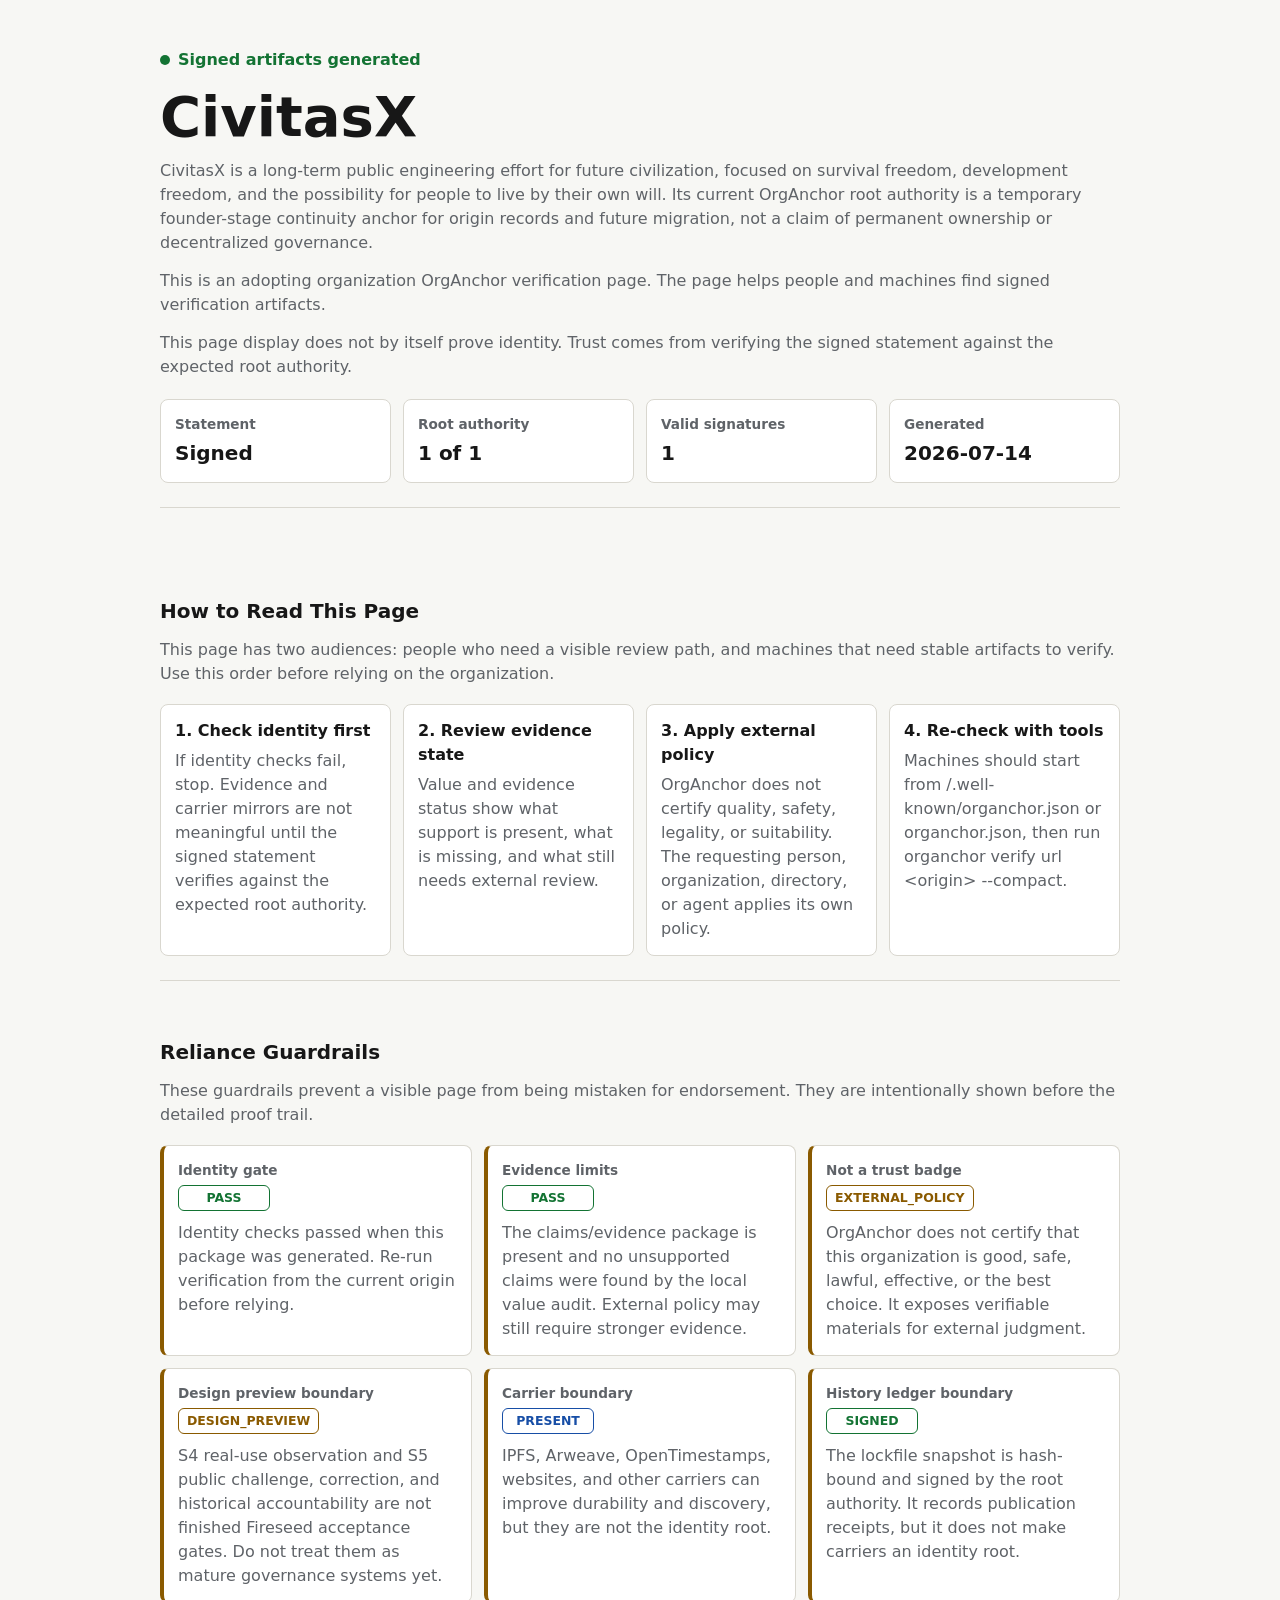
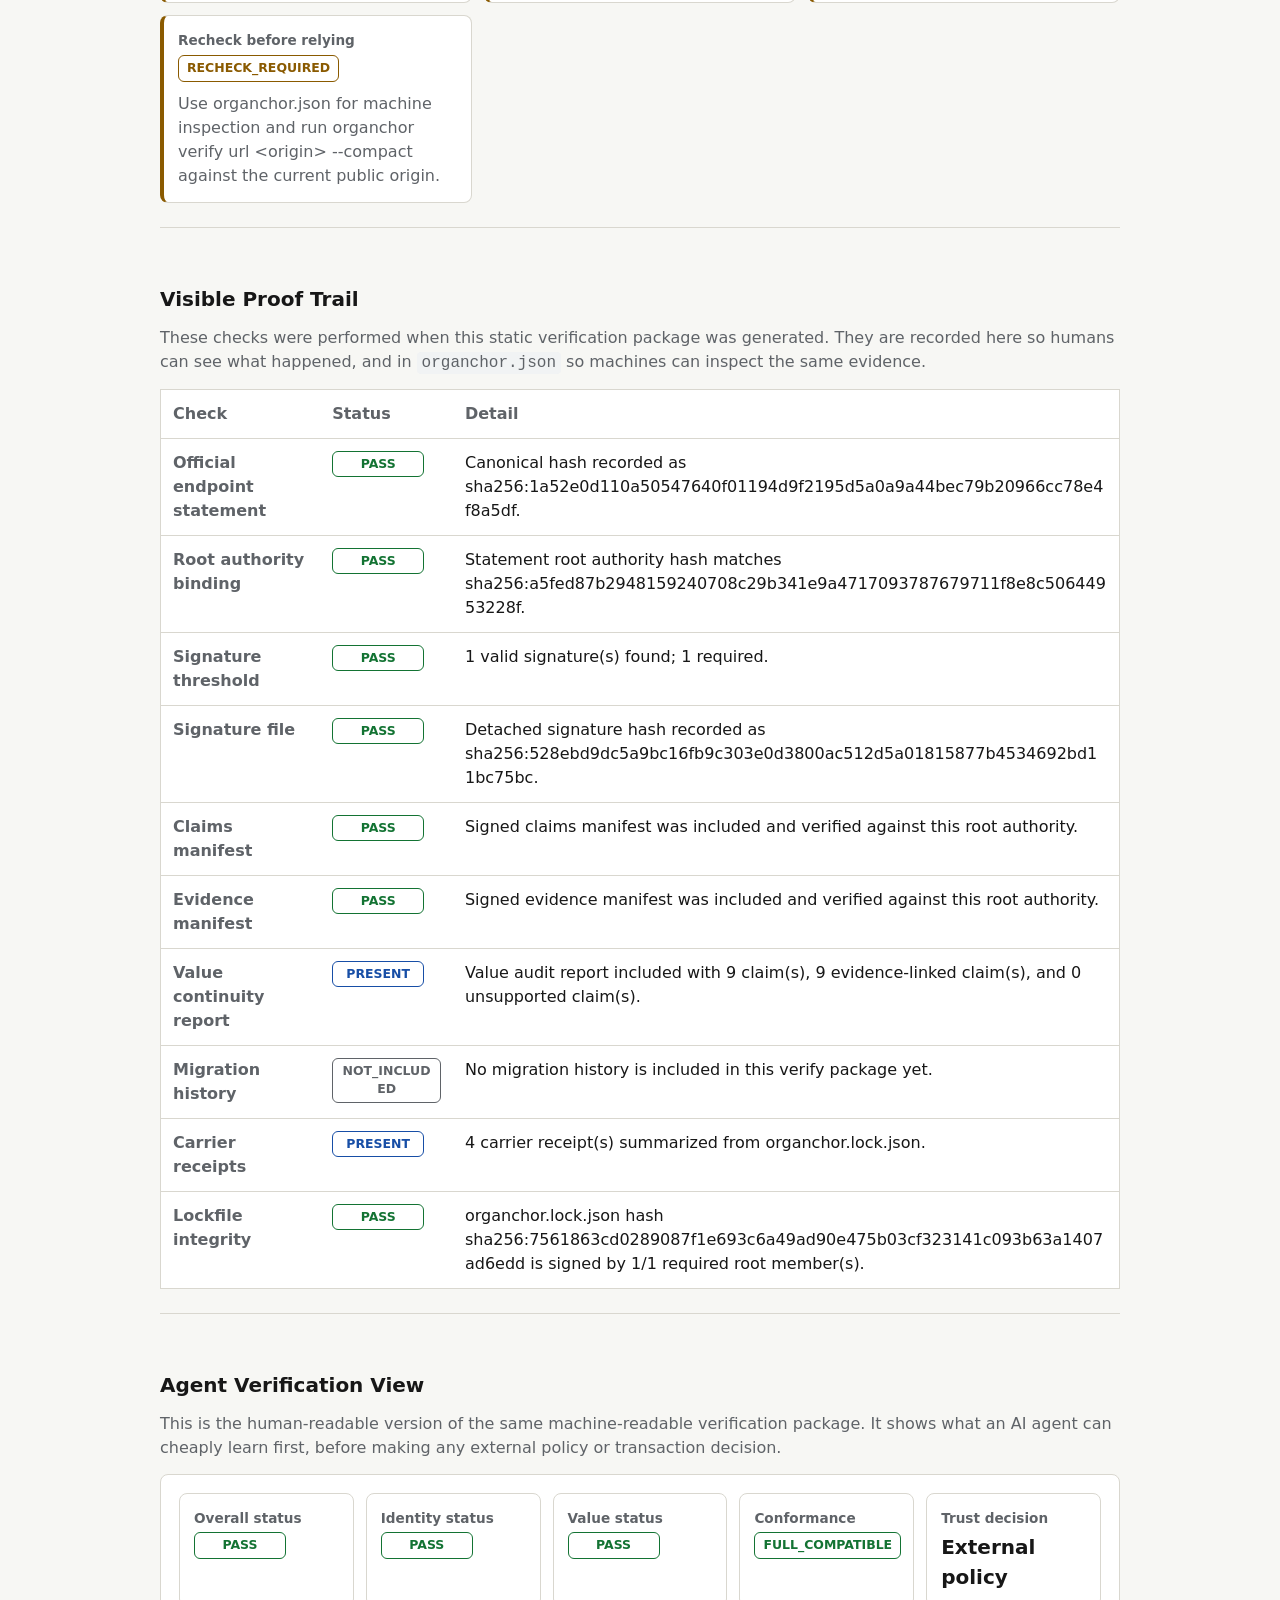
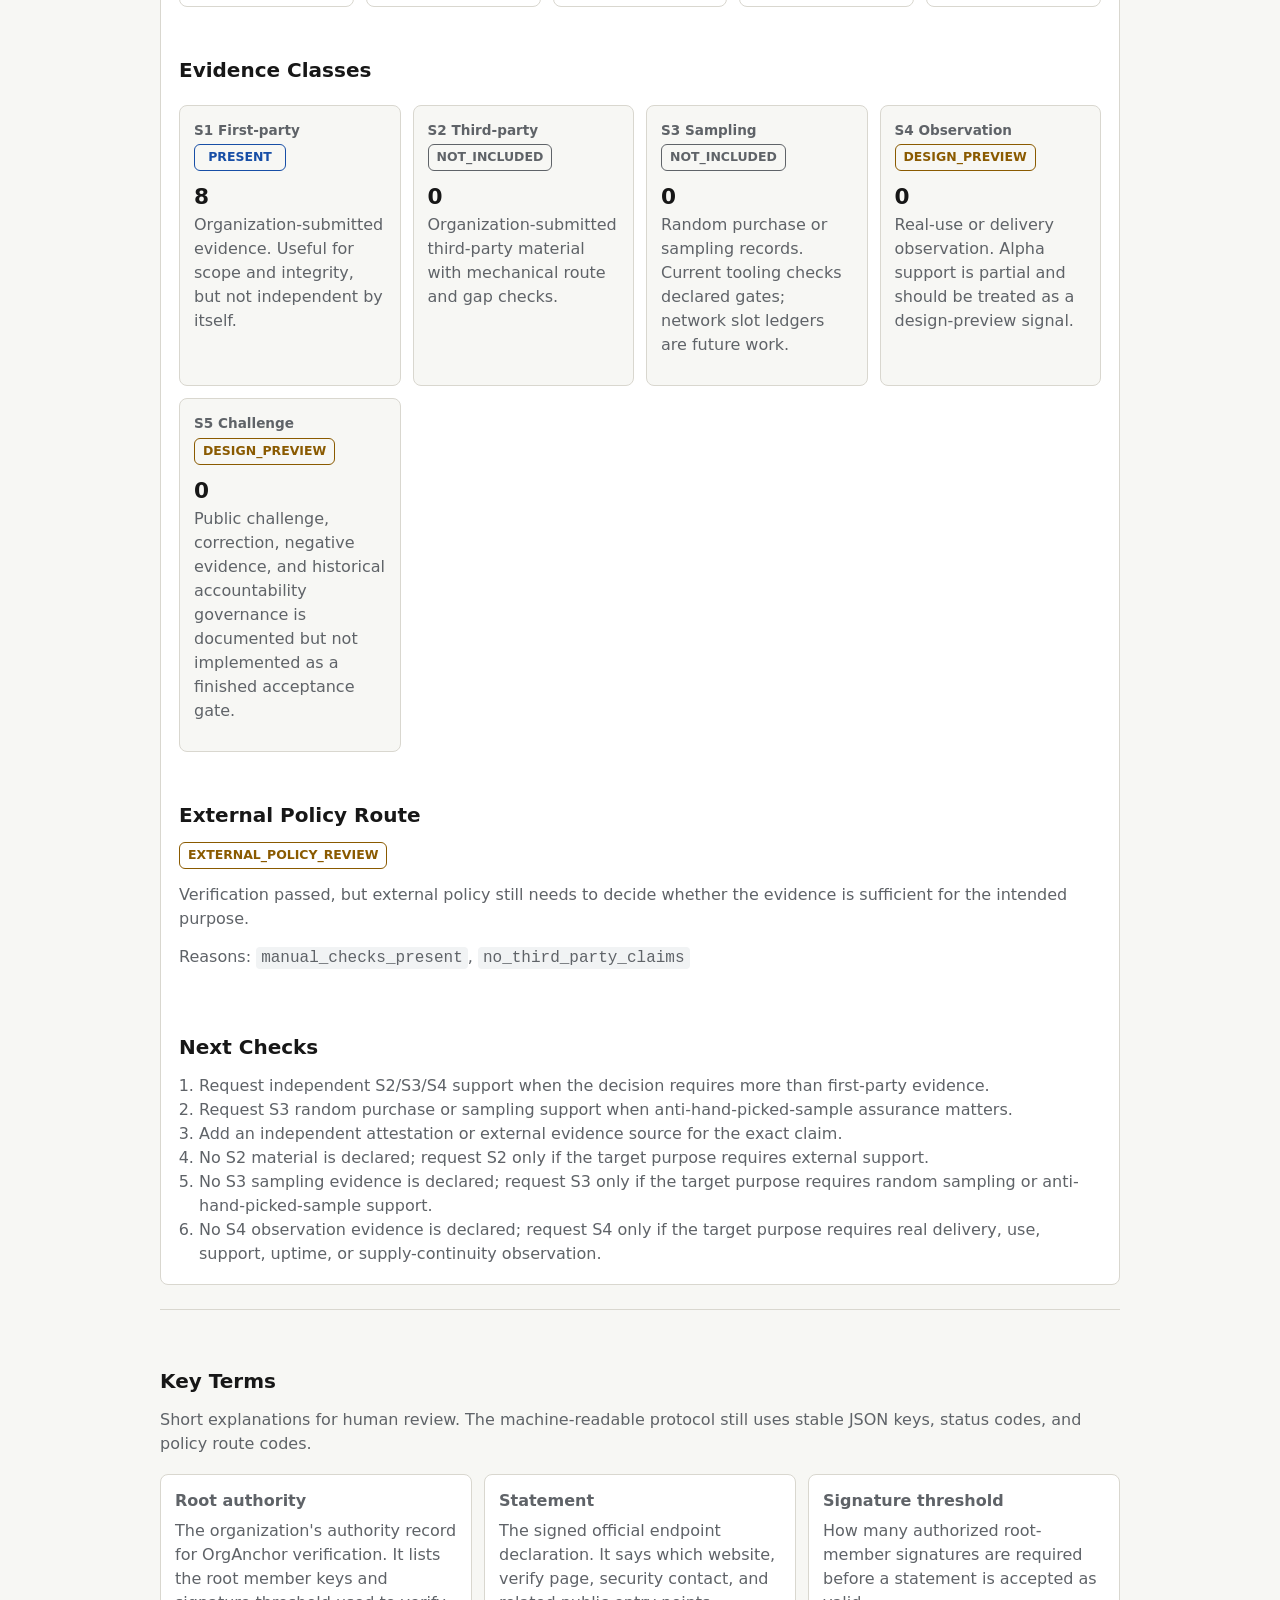
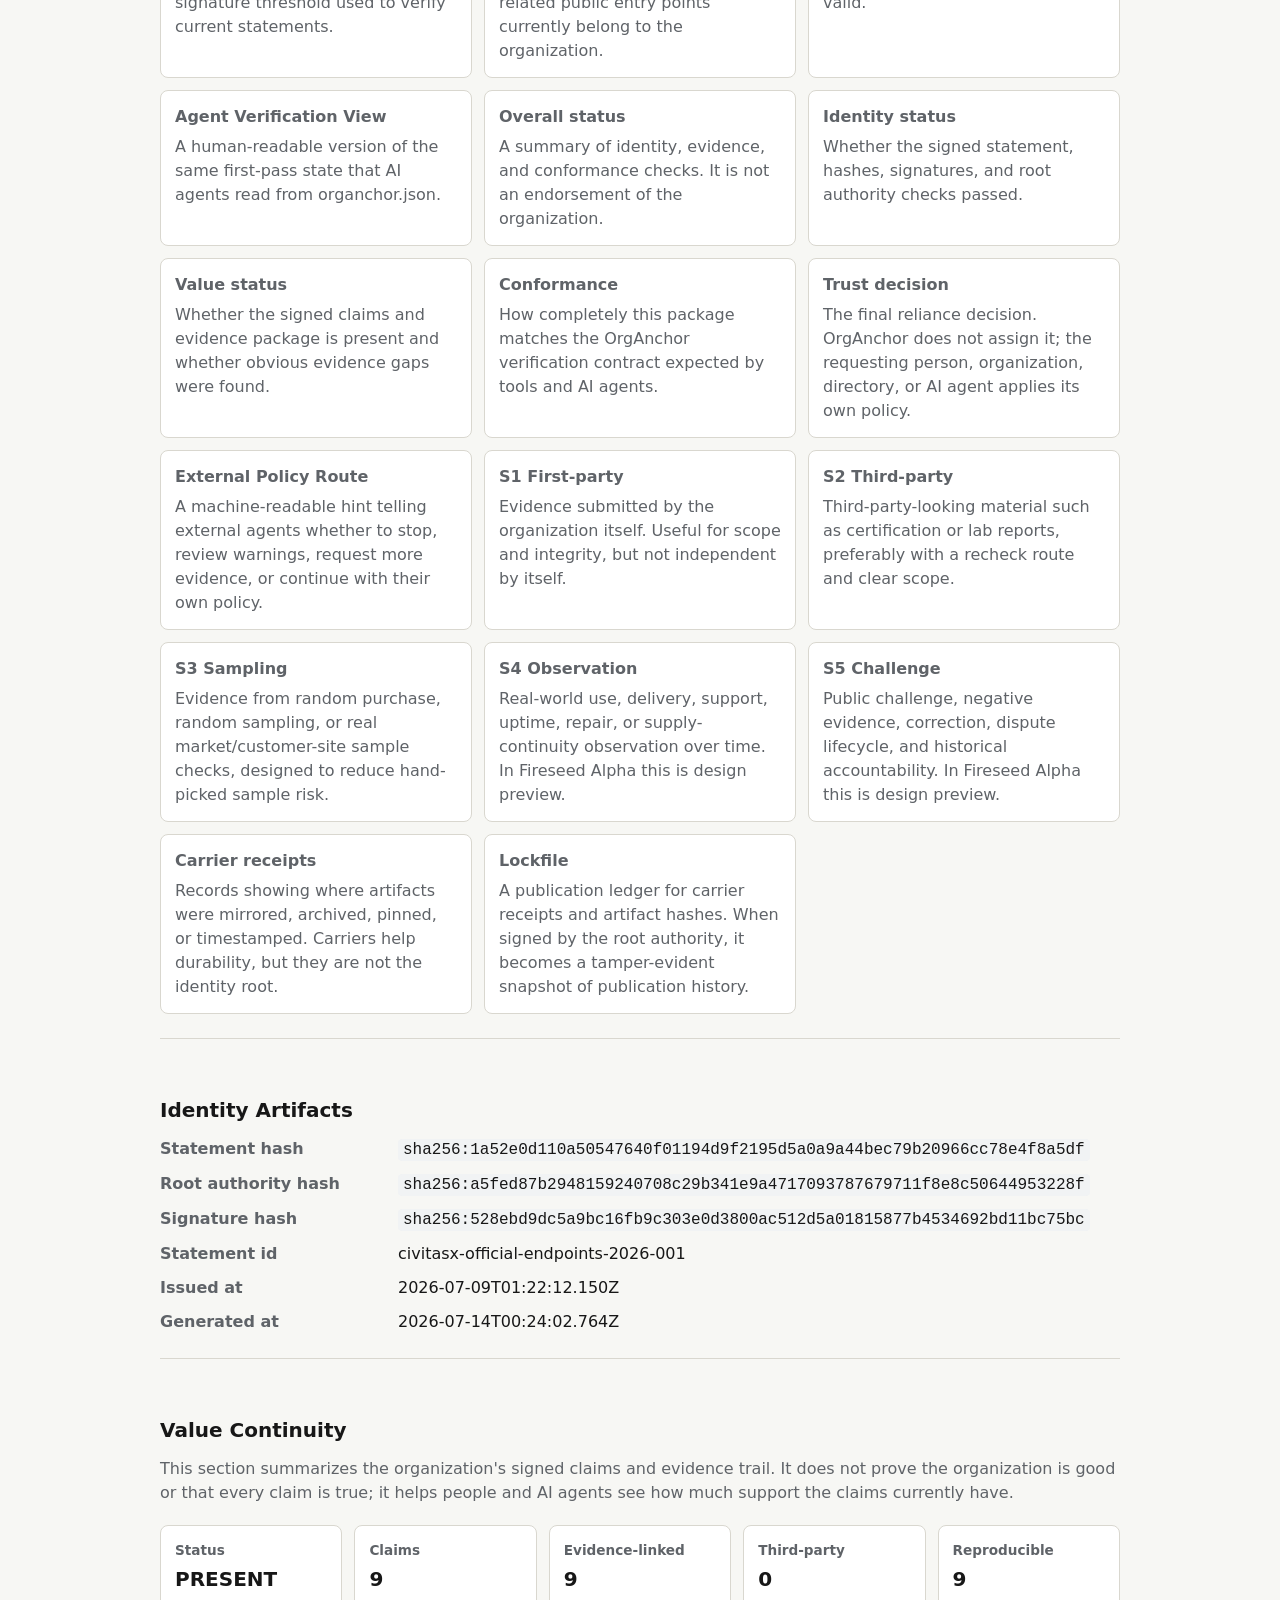
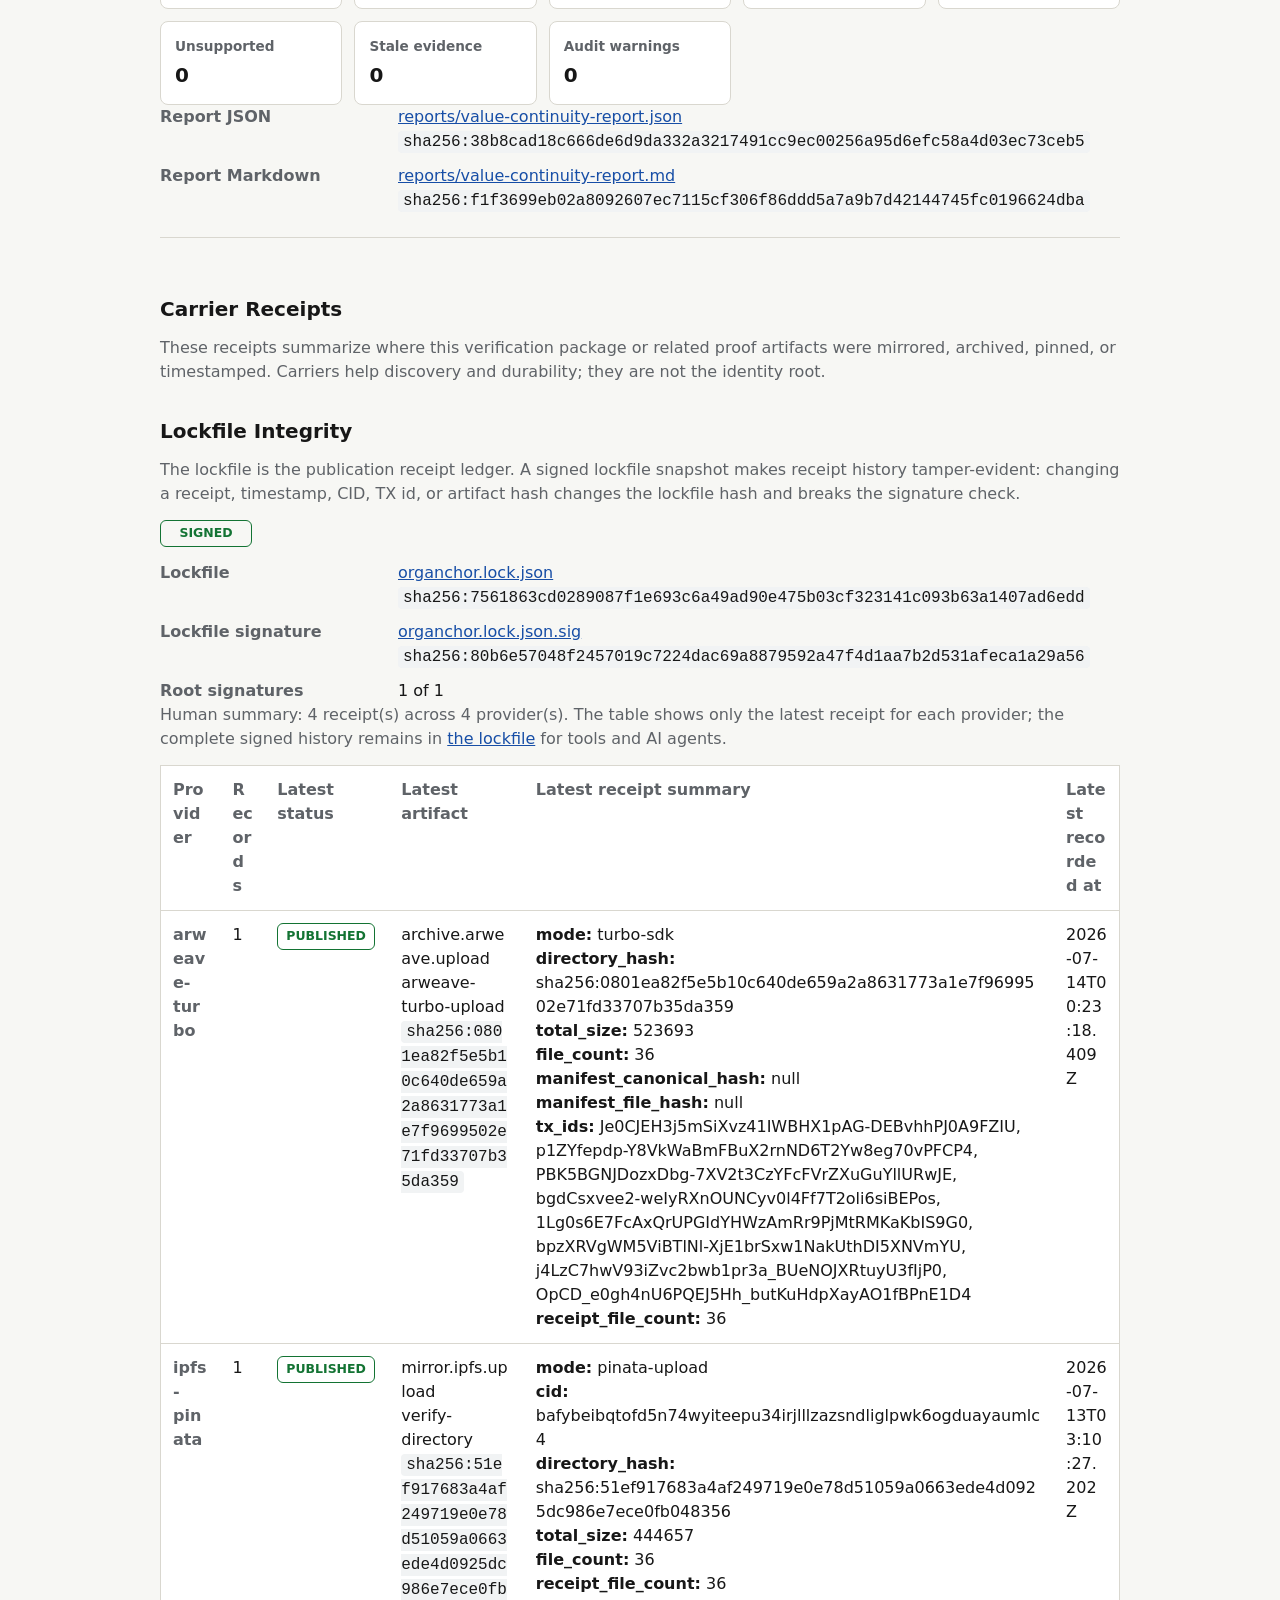
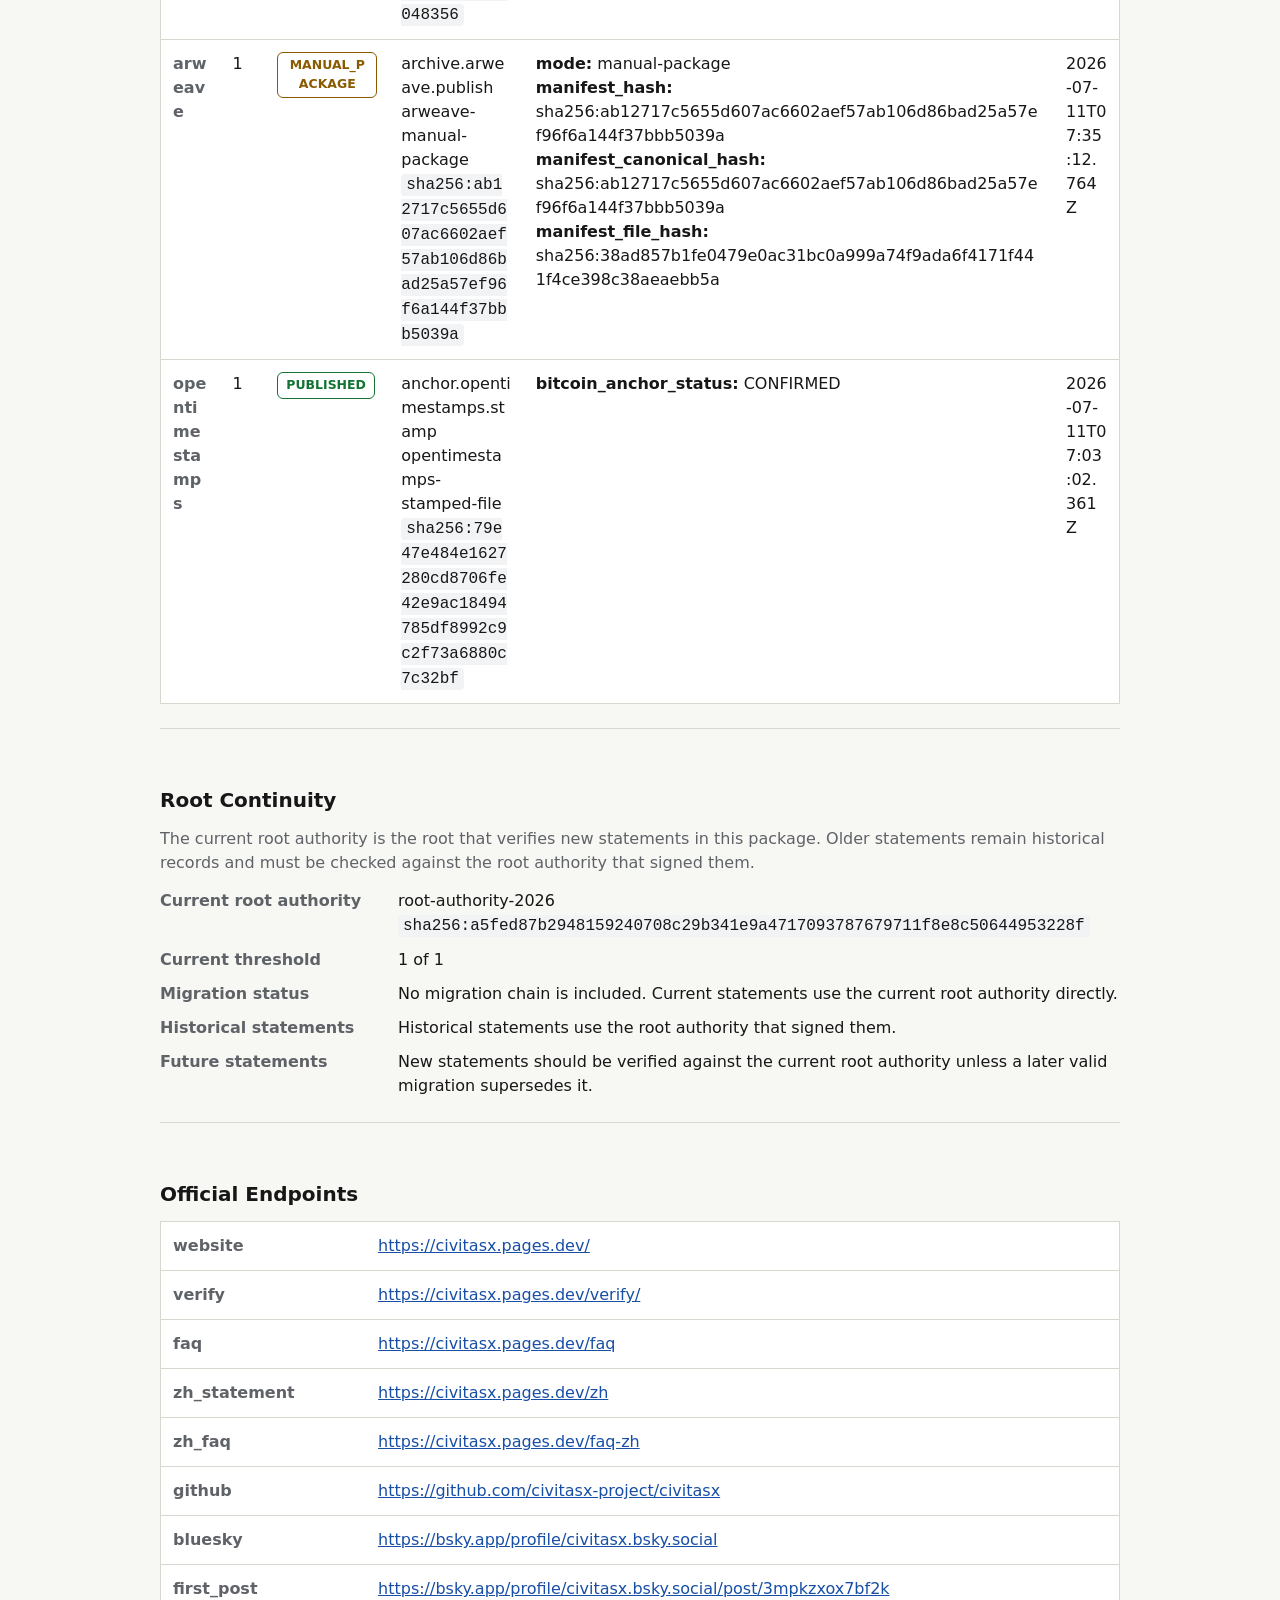
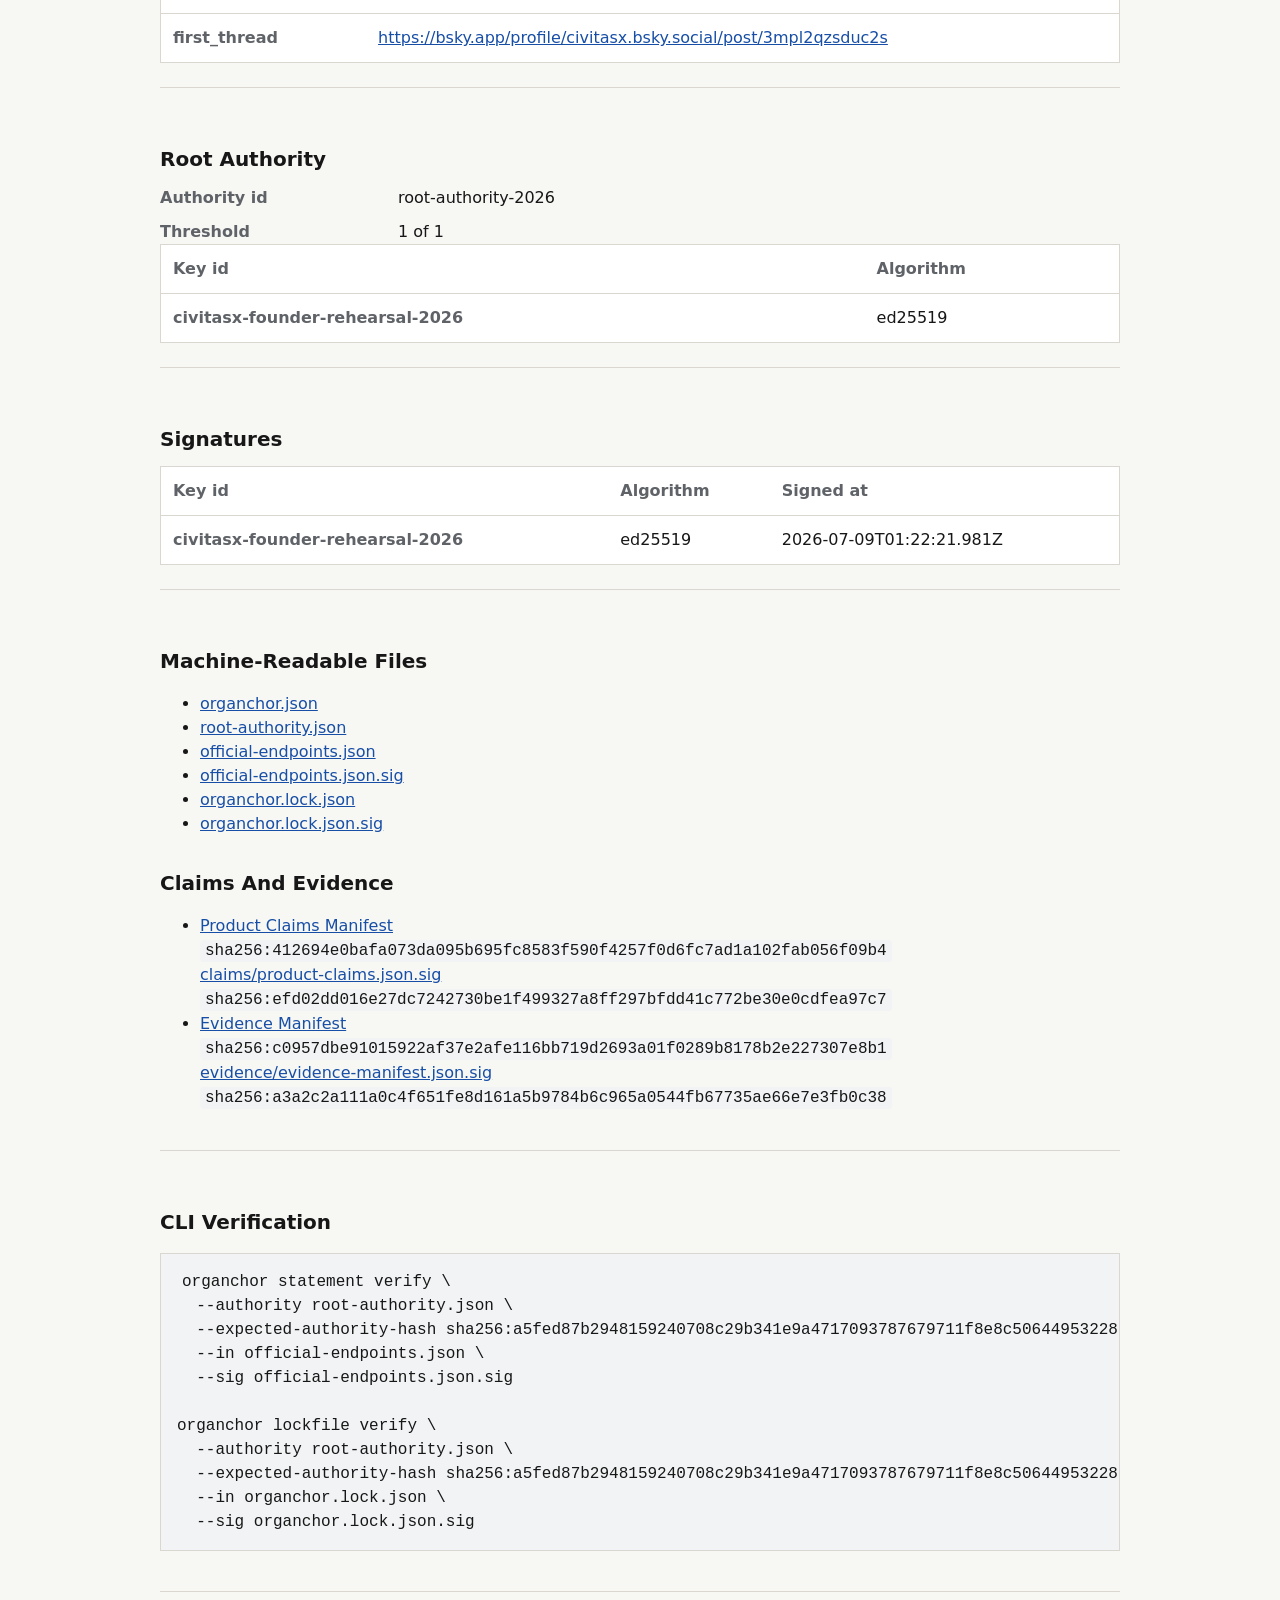
<file: organchor/current/verify/index.html>
<!doctype html>
<html lang="en">
<head>
  <meta charset="utf-8">
  <meta name="viewport" content="width=device-width, initial-scale=1">
  <title>CivitasX Verification</title>
  <link rel="organchor" type="application/json" href="/.well-known/organchor.json">
  <link rel="alternate" type="application/json" href="./organchor.json" title="OrgAnchor verify index">
  <script type="application/ld+json">{"@context":"https://schema.org","@type":"Organization","name":"CivitasX","url":"https://civitasx.pages.dev/","description":"CivitasX is a long-term public engineering effort for future civilization, focused on survival freedom, development freedom, and the possibility for people to live by their own will. Its current OrgAnchor root authority is a temporary founder-stage continuity anchor for origin records and future migration, not a claim of permanent ownership or decentralized governance.","sameAs":["https://civitasx.pages.dev/","https://civitasx.pages.dev/verify/","https://civitasx.pages.dev/faq","https://civitasx.pages.dev/zh","https://civitasx.pages.dev/faq-zh","https://github.com/civitasx-project/civitasx","https://bsky.app/profile/civitasx.bsky.social","https://bsky.app/profile/civitasx.bsky.social/post/3mpkzxox7bf2k","https://bsky.app/profile/civitasx.bsky.social/post/3mpl2qzsduc2s"]}</script>
  <style>
    :root {
      color-scheme: light dark;
      --bg: #f7f7f4;
      --text: #171717;
      --muted: #5f6368;
      --line: #d9d7cf;
      --panel: #ffffff;
      --accent: #174ea6;
      --ok: #137333;
      --warn: #8a5a00;
      --neutral: #5f6368;
      --code: #f1f3f4;
    }

    @media (prefers-color-scheme: dark) {
      :root {
        --bg: #111111;
        --text: #f1f1f1;
        --muted: #b7b7b7;
        --line: #373737;
        --panel: #1a1a1a;
        --accent: #8ab4f8;
        --ok: #81c995;
        --warn: #fdd663;
        --neutral: #b7b7b7;
        --code: #242424;
      }
    }

    * {
      box-sizing: border-box;
    }

    body {
      margin: 0;
      background: var(--bg);
      color: var(--text);
      font: 16px/1.5 system-ui, -apple-system, BlinkMacSystemFont, "Segoe UI", sans-serif;
    }

    main {
      width: min(960px, calc(100% - 32px));
      margin: 0 auto;
      padding: 48px 0;
    }

    header {
      border-bottom: 1px solid var(--line);
      padding-bottom: 24px;
      margin-bottom: 32px;
    }

    h1 {
      margin: 0 0 12px;
      font-size: clamp(2rem, 5vw, 3.5rem);
      line-height: 1.05;
      letter-spacing: 0;
    }

    h2 {
      margin: 32px 0 12px;
      font-size: 1.25rem;
      letter-spacing: 0;
    }

    p {
      margin: 0 0 14px;
      color: var(--muted);
    }

    a {
      color: var(--accent);
    }

    .status {
      display: inline-flex;
      gap: 8px;
      align-items: center;
      color: var(--ok);
      font-weight: 700;
      margin-bottom: 16px;
    }

    .summary {
      display: grid;
      grid-template-columns: repeat(auto-fit, minmax(180px, 1fr));
      gap: 12px;
      margin-top: 20px;
    }

    .summary-item {
      border: 1px solid var(--line);
      background: var(--panel);
      padding: 14px;
      border-radius: 8px;
    }

    .summary-label {
      display: block;
      color: var(--muted);
      font-weight: 700;
      font-size: 0.85rem;
      margin-bottom: 4px;
    }

    .summary-value {
      font-size: 1.25rem;
      font-weight: 800;
    }

    .badge {
      display: inline-block;
      min-width: 92px;
      padding: 3px 8px;
      border-radius: 6px;
      font-size: 0.78rem;
      font-weight: 800;
      text-align: center;
      border: 1px solid currentColor;
    }

    .badge-pass {
      color: var(--ok);
    }

    .badge-present {
      color: var(--accent);
    }

    .badge-not_included {
      color: var(--neutral);
    }

    .badge-published,
    .badge-verified,
    .badge-signed {
      color: var(--ok);
    }

    .badge-manual_package,
    .badge-unsigned {
      color: var(--warn);
    }

    .badge-dry_run {
      color: var(--neutral);
    }

    .badge-warn,
    .badge-review_value_warnings,
    .badge-external_policy_review,
    .badge-partial,
    .badge-design_preview,
    .badge-manual_check_required {
      color: var(--warn);
    }

    .badge-fail,
    .badge-stop,
    .badge-stop_identity_failure,
    .badge-review_failed_checks {
      color: #b3261e;
    }

    .badge-external_policy,
    .badge-recheck_required {
      color: var(--warn);
    }

    .badge-full_compatible,
    .badge-ready_for_external_policy,
    .badge-identity_verify_pass,
    .badge-value_verify_pass {
      color: var(--ok);
    }

    .status::before {
      content: "";
      width: 10px;
      height: 10px;
      border-radius: 50%;
      background: var(--ok);
    }

    section {
      padding: 24px 0;
      border-bottom: 1px solid var(--line);
    }

    .agent-panel {
      display: grid;
      gap: 16px;
      border: 1px solid var(--line);
      background: var(--panel);
      padding: 18px;
      border-radius: 8px;
    }

    .agent-decision {
      display: grid;
      grid-template-columns: repeat(auto-fit, minmax(150px, 1fr));
      gap: 12px;
    }

    .agent-card {
      border: 1px solid var(--line);
      border-radius: 8px;
      padding: 14px;
      background: var(--bg);
    }

    .agent-card strong {
      display: block;
      margin-top: 10px;
      font-size: 1.35rem;
    }

    .next-actions {
      margin: 0;
      padding-left: 20px;
      color: var(--muted);
    }

    .read-steps {
      display: grid;
      grid-template-columns: repeat(auto-fit, minmax(210px, 1fr));
      gap: 12px;
      margin: 18px 0 0;
      padding: 0;
      list-style: none;
    }

    .read-step {
      border: 1px solid var(--line);
      background: var(--panel);
      border-radius: 8px;
      padding: 14px;
    }

    .read-step strong {
      display: block;
      margin-bottom: 6px;
    }

    .read-step p {
      margin: 0;
    }

    .guardrails {
      display: grid;
      grid-template-columns: repeat(auto-fit, minmax(240px, 1fr));
      gap: 12px;
      margin-top: 18px;
    }

    .guardrail-card {
      border: 1px solid var(--line);
      border-left: 4px solid var(--warn);
      background: var(--panel);
      border-radius: 8px;
      padding: 14px;
    }

    .guardrail-card p {
      margin: 10px 0 0;
    }

    .term-list {
      display: grid;
      grid-template-columns: repeat(auto-fit, minmax(240px, 1fr));
      gap: 12px;
      margin: 18px 0 0;
    }

    .term-item {
      border: 1px solid var(--line);
      background: var(--panel);
      border-radius: 8px;
      padding: 14px;
    }

    .term-item dt {
      margin-bottom: 6px;
    }

    .term-item dd {
      color: var(--muted);
    }

    dl {
      display: grid;
      grid-template-columns: minmax(140px, 220px) 1fr;
      gap: 10px 18px;
      margin: 0;
    }

    dt {
      color: var(--muted);
      font-weight: 700;
    }

    dd {
      margin: 0;
      overflow-wrap: anywhere;
    }

    table {
      width: 100%;
      border-collapse: collapse;
      background: var(--panel);
      border: 1px solid var(--line);
    }

    th,
    td {
      padding: 12px;
      border-bottom: 1px solid var(--line);
      text-align: left;
      vertical-align: top;
      overflow-wrap: anywhere;
    }

    th {
      color: var(--muted);
      font-weight: 700;
    }

    code,
    pre {
      font-family: ui-monospace, SFMono-Regular, Consolas, "Liberation Mono", monospace;
      background: var(--code);
    }

    code {
      padding: 2px 5px;
      border-radius: 4px;
    }

    :not(pre) > code {
      overflow-wrap: anywhere;
      word-break: break-word;
    }

    pre {
      overflow-x: auto;
      padding: 16px;
      border: 1px solid var(--line);
    }

    @media (max-width: 640px) {
      main {
        width: min(100% - 24px, 960px);
        padding: 32px 0;
      }

      dl {
        grid-template-columns: 1fr;
      }

      th,
      td {
        display: block;
        width: 100%;
      }
    }
  </style>
</head>
<body>
  <main>
    <header>
      <div class="status">Signed artifacts generated</div>
      <h1>CivitasX</h1>
      <p>CivitasX is a long-term public engineering effort for future civilization, focused on survival freedom, development freedom, and the possibility for people to live by their own will. Its current OrgAnchor root authority is a temporary founder-stage continuity anchor for origin records and future migration, not a claim of permanent ownership or decentralized governance.</p>
      <p>This is an adopting organization OrgAnchor verification page. The page helps people and machines find signed verification artifacts.</p>
      <p>This page display does not by itself prove identity. Trust comes from verifying the signed statement against the expected root authority.</p>
      <div class="summary" aria-label="Visible verification summary">
        <div class="summary-item">
          <span class="summary-label">Statement</span>
          <span class="summary-value">Signed</span>
        </div>
        <div class="summary-item">
          <span class="summary-label">Root authority</span>
          <span class="summary-value">1 of 1</span>
        </div>
        <div class="summary-item">
          <span class="summary-label">Valid signatures</span>
          <span class="summary-value">1</span>
        </div>
        <div class="summary-item">
          <span class="summary-label">Generated</span>
          <span class="summary-value">2026-07-14</span>
        </div>
      </div>
    </header>

    <section aria-labelledby="how-to-read">
      <h2 id="how-to-read">How to Read This Page</h2>
      <p>This page has two audiences: people who need a visible review path, and machines that need stable artifacts to verify. Use this order before relying on the organization.</p>
      <ol class="read-steps">

        <li class="read-step">
          <strong>1. Check identity first</strong>
          <p>If identity checks fail, stop. Evidence and carrier mirrors are not meaningful until the signed statement verifies against the expected root authority.</p>
        </li>

        <li class="read-step">
          <strong>2. Review evidence state</strong>
          <p>Value and evidence status show what support is present, what is missing, and what still needs external review.</p>
        </li>

        <li class="read-step">
          <strong>3. Apply external policy</strong>
          <p>OrgAnchor does not certify quality, safety, legality, or suitability. The requesting person, organization, directory, or agent applies its own policy.</p>
        </li>

        <li class="read-step">
          <strong>4. Re-check with tools</strong>
          <p>Machines should start from /.well-known/organchor.json or organchor.json, then run organchor verify url &lt;origin&gt; --compact.</p>
        </li>
      </ol>
    </section>

    <section aria-labelledby="reliance-guardrails">
      <h2 id="reliance-guardrails">Reliance Guardrails</h2>
      <p>These guardrails prevent a visible page from being mistaken for endorsement. They are intentionally shown before the detailed proof trail.</p>
      <div class="guardrails" aria-label="Reliance guardrails">

        <div class="guardrail-card">
          <span class="summary-label">Identity gate</span>
          <span class="badge badge-pass">PASS</span>
          <p>Identity checks passed when this package was generated. Re-run verification from the current origin before relying.</p>
        </div>

        <div class="guardrail-card">
          <span class="summary-label">Evidence limits</span>
          <span class="badge badge-pass">PASS</span>
          <p>The claims/evidence package is present and no unsupported claims were found by the local value audit. External policy may still require stronger evidence.</p>
        </div>

        <div class="guardrail-card">
          <span class="summary-label">Not a trust badge</span>
          <span class="badge badge-external_policy">EXTERNAL_POLICY</span>
          <p>OrgAnchor does not certify that this organization is good, safe, lawful, effective, or the best choice. It exposes verifiable materials for external judgment.</p>
        </div>

        <div class="guardrail-card">
          <span class="summary-label">Design preview boundary</span>
          <span class="badge badge-design_preview">DESIGN_PREVIEW</span>
          <p>S4 real-use observation and S5 public challenge, correction, and historical accountability are not finished Fireseed acceptance gates. Do not treat them as mature governance systems yet.</p>
        </div>

        <div class="guardrail-card">
          <span class="summary-label">Carrier boundary</span>
          <span class="badge badge-present">PRESENT</span>
          <p>IPFS, Arweave, OpenTimestamps, websites, and other carriers can improve durability and discovery, but they are not the identity root.</p>
        </div>

        <div class="guardrail-card">
          <span class="summary-label">History ledger boundary</span>
          <span class="badge badge-signed">SIGNED</span>
          <p>The lockfile snapshot is hash-bound and signed by the root authority. It records publication receipts, but it does not make carriers an identity root.</p>
        </div>

        <div class="guardrail-card">
          <span class="summary-label">Recheck before relying</span>
          <span class="badge badge-recheck_required">RECHECK_REQUIRED</span>
          <p>Use organchor.json for machine inspection and run organchor verify url &lt;origin&gt; --compact against the current public origin.</p>
        </div>
      </div>
    </section>

    <section aria-labelledby="proof-trail">
      <h2 id="proof-trail">Visible Proof Trail</h2>
      <p>These checks were performed when this static verification package was generated. They are recorded here so humans can see what happened, and in <code>organchor.json</code> so machines can inspect the same evidence.</p>
      <table>
        <thead>
          <tr>
            <th scope="col">Check</th>
            <th scope="col">Status</th>
            <th scope="col">Detail</th>
          </tr>
        </thead>
        <tbody>

        <tr>
          <th scope="row">Official endpoint statement</th>
          <td><span class="badge badge-pass">PASS</span></td>
          <td>Canonical hash recorded as sha256:1a52e0d110a50547640f01194d9f2195d5a0a9a44bec79b20966cc78e4f8a5df.</td>
        </tr>

        <tr>
          <th scope="row">Root authority binding</th>
          <td><span class="badge badge-pass">PASS</span></td>
          <td>Statement root authority hash matches sha256:a5fed87b2948159240708c29b341e9a4717093787679711f8e8c50644953228f.</td>
        </tr>

        <tr>
          <th scope="row">Signature threshold</th>
          <td><span class="badge badge-pass">PASS</span></td>
          <td>1 valid signature(s) found; 1 required.</td>
        </tr>

        <tr>
          <th scope="row">Signature file</th>
          <td><span class="badge badge-pass">PASS</span></td>
          <td>Detached signature hash recorded as sha256:528ebd9dc5a9bc16fb9c303e0d3800ac512d5a01815877b4534692bd11bc75bc.</td>
        </tr>

        <tr>
          <th scope="row">Claims manifest</th>
          <td><span class="badge badge-pass">PASS</span></td>
          <td>Signed claims manifest was included and verified against this root authority.</td>
        </tr>

        <tr>
          <th scope="row">Evidence manifest</th>
          <td><span class="badge badge-pass">PASS</span></td>
          <td>Signed evidence manifest was included and verified against this root authority.</td>
        </tr>

        <tr>
          <th scope="row">Value continuity report</th>
          <td><span class="badge badge-present">PRESENT</span></td>
          <td>Value audit report included with 9 claim(s), 9 evidence-linked claim(s), and 0 unsupported claim(s).</td>
        </tr>

        <tr>
          <th scope="row">Migration history</th>
          <td><span class="badge badge-not_included">NOT_INCLUDED</span></td>
          <td>No migration history is included in this verify package yet.</td>
        </tr>

        <tr>
          <th scope="row">Carrier receipts</th>
          <td><span class="badge badge-present">PRESENT</span></td>
          <td>4 carrier receipt(s) summarized from organchor.lock.json.</td>
        </tr>

        <tr>
          <th scope="row">Lockfile integrity</th>
          <td><span class="badge badge-pass">PASS</span></td>
          <td>organchor.lock.json hash sha256:7561863cd0289087f1e693c6a49ad90e475b03cf323141c093b63a1407ad6edd is signed by 1/1 required root member(s).</td>
        </tr>
        </tbody>
      </table>
    </section>

    <section aria-labelledby="agent-view">
      <h2 id="agent-view">Agent Verification View</h2>
      <p>This is the human-readable version of the same machine-readable verification package. It shows what an AI agent can cheaply learn first, before making any external policy or transaction decision.</p>
      <div class="agent-panel">
        <div class="agent-decision" aria-label="AI agent first-pass decision summary">
          <div class="summary-item">
            <span class="summary-label">Overall status</span>
            <span class="badge badge-pass">PASS</span>
          </div>
          <div class="summary-item">
            <span class="summary-label">Identity status</span>
            <span class="badge badge-pass">PASS</span>
          </div>
          <div class="summary-item">
            <span class="summary-label">Value status</span>
            <span class="badge badge-pass">PASS</span>
          </div>
          <div class="summary-item">
            <span class="summary-label">Conformance</span>
            <span class="badge badge-full_compatible">FULL_COMPATIBLE</span>
          </div>
          <div class="summary-item">
            <span class="summary-label">Trust decision</span>
            <span class="summary-value">External policy</span>
          </div>
        </div>
        <div>
          <h2>Evidence Classes</h2>
          <div class="summary" aria-label="Evidence class summary">

        <div class="agent-card">
          <span class="summary-label">S1 First-party</span>
          <span class="badge badge-present">PRESENT</span>
          <strong>8</strong>
          <p>Organization-submitted evidence. Useful for scope and integrity, but not independent by itself.</p>
        </div>

        <div class="agent-card">
          <span class="summary-label">S2 Third-party</span>
          <span class="badge badge-not_included">NOT_INCLUDED</span>
          <strong>0</strong>
          <p>Organization-submitted third-party material with mechanical route and gap checks.</p>
        </div>

        <div class="agent-card">
          <span class="summary-label">S3 Sampling</span>
          <span class="badge badge-not_included">NOT_INCLUDED</span>
          <strong>0</strong>
          <p>Random purchase or sampling records. Current tooling checks declared gates; network slot ledgers are future work.</p>
        </div>

        <div class="agent-card">
          <span class="summary-label">S4 Observation</span>
          <span class="badge badge-design_preview">DESIGN_PREVIEW</span>
          <strong>0</strong>
          <p>Real-use or delivery observation. Alpha support is partial and should be treated as a design-preview signal.</p>
        </div>

        <div class="agent-card">
          <span class="summary-label">S5 Challenge</span>
          <span class="badge badge-design_preview">DESIGN_PREVIEW</span>
          <strong>0</strong>
          <p>Public challenge, correction, negative evidence, and historical accountability governance is documented but not implemented as a finished acceptance gate.</p>
        </div>
          </div>
        </div>
        <div>
          <h2>External Policy Route</h2>
          <p><span class="badge badge-external_policy_review">EXTERNAL_POLICY_REVIEW</span></p>
          <p>Verification passed, but external policy still needs to decide whether the evidence is sufficient for the intended purpose.</p>
          <p>Reasons: <code>manual_checks_present</code>, <code>no_third_party_claims</code></p>
        </div>
        <div>
          <h2>Next Checks</h2>
          <ol class="next-actions">
<li>Request independent S2/S3/S4 support when the decision requires more than first-party evidence.</li>
<li>Request S3 random purchase or sampling support when anti-hand-picked-sample assurance matters.</li>
<li>Add an independent attestation or external evidence source for the exact claim.</li>
<li>No S2 material is declared; request S2 only if the target purpose requires external support.</li>
<li>No S3 sampling evidence is declared; request S3 only if the target purpose requires random sampling or anti-hand-picked-sample support.</li>
<li>No S4 observation evidence is declared; request S4 only if the target purpose requires real delivery, use, support, uptime, or supply-continuity observation.</li>
          </ol>
        </div>
      </div>
    </section>

    <section aria-labelledby="key-terms">
      <h2 id="key-terms">Key Terms</h2>
      <p>Short explanations for human review. The machine-readable protocol still uses stable JSON keys, status codes, and policy route codes.</p>
      <dl class="term-list">

        <div class="term-item">
          <dt>Root authority</dt>
          <dd>The organization&#39;s authority record for OrgAnchor verification. It lists the root member keys and signature threshold used to verify current statements.</dd>
        </div>

        <div class="term-item">
          <dt>Statement</dt>
          <dd>The signed official endpoint declaration. It says which website, verify page, security contact, and related public entry points currently belong to the organization.</dd>
        </div>

        <div class="term-item">
          <dt>Signature threshold</dt>
          <dd>How many authorized root-member signatures are required before a statement is accepted as valid.</dd>
        </div>

        <div class="term-item">
          <dt>Agent Verification View</dt>
          <dd>A human-readable version of the same first-pass state that AI agents read from organchor.json.</dd>
        </div>

        <div class="term-item">
          <dt>Overall status</dt>
          <dd>A summary of identity, evidence, and conformance checks. It is not an endorsement of the organization.</dd>
        </div>

        <div class="term-item">
          <dt>Identity status</dt>
          <dd>Whether the signed statement, hashes, signatures, and root authority checks passed.</dd>
        </div>

        <div class="term-item">
          <dt>Value status</dt>
          <dd>Whether the signed claims and evidence package is present and whether obvious evidence gaps were found.</dd>
        </div>

        <div class="term-item">
          <dt>Conformance</dt>
          <dd>How completely this package matches the OrgAnchor verification contract expected by tools and AI agents.</dd>
        </div>

        <div class="term-item">
          <dt>Trust decision</dt>
          <dd>The final reliance decision. OrgAnchor does not assign it; the requesting person, organization, directory, or AI agent applies its own policy.</dd>
        </div>

        <div class="term-item">
          <dt>External Policy Route</dt>
          <dd>A machine-readable hint telling external agents whether to stop, review warnings, request more evidence, or continue with their own policy.</dd>
        </div>

        <div class="term-item">
          <dt>S1 First-party</dt>
          <dd>Evidence submitted by the organization itself. Useful for scope and integrity, but not independent by itself.</dd>
        </div>

        <div class="term-item">
          <dt>S2 Third-party</dt>
          <dd>Third-party-looking material such as certification or lab reports, preferably with a recheck route and clear scope.</dd>
        </div>

        <div class="term-item">
          <dt>S3 Sampling</dt>
          <dd>Evidence from random purchase, random sampling, or real market/customer-site sample checks, designed to reduce hand-picked sample risk.</dd>
        </div>

        <div class="term-item">
          <dt>S4 Observation</dt>
          <dd>Real-world use, delivery, support, uptime, repair, or supply-continuity observation over time. In Fireseed Alpha this is design preview.</dd>
        </div>

        <div class="term-item">
          <dt>S5 Challenge</dt>
          <dd>Public challenge, negative evidence, correction, dispute lifecycle, and historical accountability. In Fireseed Alpha this is design preview.</dd>
        </div>

        <div class="term-item">
          <dt>Carrier receipts</dt>
          <dd>Records showing where artifacts were mirrored, archived, pinned, or timestamped. Carriers help durability, but they are not the identity root.</dd>
        </div>

        <div class="term-item">
          <dt>Lockfile</dt>
          <dd>A publication ledger for carrier receipts and artifact hashes. When signed by the root authority, it becomes a tamper-evident snapshot of publication history.</dd>
        </div>
      </dl>
    </section>

    <section aria-labelledby="identity">
      <h2 id="identity">Identity Artifacts</h2>
      <dl>
        <dt>Statement hash</dt>
        <dd><code>sha256:1a52e0d110a50547640f01194d9f2195d5a0a9a44bec79b20966cc78e4f8a5df</code></dd>
        <dt>Root authority hash</dt>
        <dd><code>sha256:a5fed87b2948159240708c29b341e9a4717093787679711f8e8c50644953228f</code></dd>
        <dt>Signature hash</dt>
        <dd><code>sha256:528ebd9dc5a9bc16fb9c303e0d3800ac512d5a01815877b4534692bd11bc75bc</code></dd>
        <dt>Statement id</dt>
        <dd>civitasx-official-endpoints-2026-001</dd>
        <dt>Issued at</dt>
        <dd>2026-07-09T01:22:12.150Z</dd>
        <dt>Generated at</dt>
        <dd>2026-07-14T00:24:02.764Z</dd>
      </dl>
    </section>

    <section aria-labelledby="value-continuity">
      <h2 id="value-continuity">Value Continuity</h2>
      <p>This section summarizes the organization's signed claims and evidence trail. It does not prove the organization is good or that every claim is true; it helps people and AI agents see how much support the claims currently have.</p>
      <div class="summary" aria-label="Value continuity summary">
        <div class="summary-item">
          <span class="summary-label">Status</span>
          <span class="summary-value">PRESENT</span>
        </div>
        <div class="summary-item">
          <span class="summary-label">Claims</span>
          <span class="summary-value">9</span>
        </div>
        <div class="summary-item">
          <span class="summary-label">Evidence-linked</span>
          <span class="summary-value">9</span>
        </div>
        <div class="summary-item">
          <span class="summary-label">Third-party</span>
          <span class="summary-value">0</span>
        </div>
        <div class="summary-item">
          <span class="summary-label">Reproducible</span>
          <span class="summary-value">9</span>
        </div>
        <div class="summary-item">
          <span class="summary-label">Unsupported</span>
          <span class="summary-value">0</span>
        </div>
        <div class="summary-item">
          <span class="summary-label">Stale evidence</span>
          <span class="summary-value">0</span>
        </div>
        <div class="summary-item">
          <span class="summary-label">Audit warnings</span>
          <span class="summary-value">0</span>
        </div>
      </div>
      <dl>
        <dt>Report JSON</dt>
        <dd><a href="./reports/value-continuity-report.json">reports/value-continuity-report.json</a><br><code>sha256:38b8cad18c666de6d9da332a3217491cc9ec00256a95d6efc58a4d03ec73ceb5</code></dd>
        <dt>Report Markdown</dt>
        <dd><a href="./reports/value-continuity-report.md">reports/value-continuity-report.md</a><br><code>sha256:f1f3699eb02a8092607ec7115cf306f86ddd5a7a9b7d42144745fc0196624dba</code></dd>
      </dl>
    </section>

    <section aria-labelledby="carrier-receipts">
      <h2 id="carrier-receipts">Carrier Receipts</h2>
      <p>These receipts summarize where this verification package or related proof artifacts were mirrored, archived, pinned, or timestamped. Carriers help discovery and durability; they are not the identity root.</p>
      <h2>Lockfile Integrity</h2>
      <p>The lockfile is the publication receipt ledger. A signed lockfile snapshot makes receipt history tamper-evident: changing a receipt, timestamp, CID, TX id, or artifact hash changes the lockfile hash and breaks the signature check.</p>
      <p><span class="badge badge-signed">SIGNED</span></p>
      <dl>
        <dt>Lockfile</dt>
        <dd><a href="./organchor.lock.json">organchor.lock.json</a><br><code>sha256:7561863cd0289087f1e693c6a49ad90e475b03cf323141c093b63a1407ad6edd</code></dd>
        <dt>Lockfile signature</dt>
        <dd><a href="./organchor.lock.json.sig">organchor.lock.json.sig</a><br><code>sha256:80b6e57048f2457019c7224dac69a8879592a47f4d1aa7b2d531afeca1a29a56</code></dd>
        <dt>Root signatures</dt>
        <dd>1 of 1</dd>
      </dl>
      <p>Human summary: 4 receipt(s) across 4 provider(s). The table shows only the latest receipt for each provider; the complete signed history remains in <a href="./organchor.lock.json">the lockfile</a> for tools and AI agents.</p>
      <table>
        <thead>
          <tr>
            <th scope="col">Provider</th>
            <th scope="col">Records</th>
            <th scope="col">Latest status</th>
            <th scope="col">Latest artifact</th>
            <th scope="col">Latest receipt summary</th>
            <th scope="col">Latest recorded at</th>
          </tr>
        </thead>
        <tbody>

        <tr>
          <th scope="row">arweave-turbo</th>
          <td>1</td>
          <td><span class="badge badge-published">PUBLISHED</span></td>
          <td>archive.arweave.upload<br>arweave-turbo-upload<br><code>sha256:0801ea82f5e5b10c640de659a2a8631773a1e7f9699502e71fd33707b35da359</code></td>
          <td><div><strong>mode:</strong> turbo-sdk</div><div><strong>directory_hash:</strong> sha256:0801ea82f5e5b10c640de659a2a8631773a1e7f9699502e71fd33707b35da359</div><div><strong>total_size:</strong> 523693</div><div><strong>file_count:</strong> 36</div><div><strong>manifest_canonical_hash:</strong> null</div><div><strong>manifest_file_hash:</strong> null</div><div><strong>tx_ids:</strong> Je0CJEH3j5mSiXvz41IWBHX1pAG-DEBvhhPJ0A9FZIU, p1ZYfepdp-Y8VkWaBmFBuX2rnND6T2Yw8eg70vPFCP4, PBK5BGNJDozxDbg-7XV2t3CzYFcFVrZXuGuYllURwJE, bgdCsxvee2-weIyRXnOUNCyv0l4Ff7T2oli6siBEPos, 1Lg0s6E7FcAxQrUPGIdYHWzAmRr9PjMtRMKaKbIS9G0, bpzXRVgWM5ViBTlNl-XjE1brSxw1NakUthDI5XNVmYU, j4LzC7hwV93iZvc2bwb1pr3a_BUeNOJXRtuyU3fIjP0, OpCD_e0gh4nU6PQEJ5Hh_butKuHdpXayAO1fBPnE1D4</div><div><strong>receipt_file_count:</strong> 36</div></td>
          <td>2026-07-14T00:23:18.409Z</td>
        </tr>

        <tr>
          <th scope="row">ipfs-pinata</th>
          <td>1</td>
          <td><span class="badge badge-published">PUBLISHED</span></td>
          <td>mirror.ipfs.upload<br>verify-directory<br><code>sha256:51ef917683a4af249719e0e78d51059a0663ede4d0925dc986e7ece0fb048356</code></td>
          <td><div><strong>mode:</strong> pinata-upload</div><div><strong>cid:</strong> bafybeibqtofd5n74wyiteepu34irjlllzazsndliglpwk6ogduayaumlc4</div><div><strong>directory_hash:</strong> sha256:51ef917683a4af249719e0e78d51059a0663ede4d0925dc986e7ece0fb048356</div><div><strong>total_size:</strong> 444657</div><div><strong>file_count:</strong> 36</div><div><strong>receipt_file_count:</strong> 36</div></td>
          <td>2026-07-13T03:10:27.202Z</td>
        </tr>

        <tr>
          <th scope="row">arweave</th>
          <td>1</td>
          <td><span class="badge badge-manual_package">MANUAL_PACKAGE</span></td>
          <td>archive.arweave.publish<br>arweave-manual-package<br><code>sha256:ab12717c5655d607ac6602aef57ab106d86bad25a57ef96f6a144f37bbb5039a</code></td>
          <td><div><strong>mode:</strong> manual-package</div><div><strong>manifest_hash:</strong> sha256:ab12717c5655d607ac6602aef57ab106d86bad25a57ef96f6a144f37bbb5039a</div><div><strong>manifest_canonical_hash:</strong> sha256:ab12717c5655d607ac6602aef57ab106d86bad25a57ef96f6a144f37bbb5039a</div><div><strong>manifest_file_hash:</strong> sha256:38ad857b1fe0479e0ac31bc0a999a74f9ada6f4171f441f4ce398c38aeaebb5a</div></td>
          <td>2026-07-11T07:35:12.764Z</td>
        </tr>

        <tr>
          <th scope="row">opentimestamps</th>
          <td>1</td>
          <td><span class="badge badge-published">PUBLISHED</span></td>
          <td>anchor.opentimestamps.stamp<br>opentimestamps-stamped-file<br><code>sha256:79e47e484e1627280cd8706fe42e9ac18494785df8992c9c2f73a6880c7c32bf</code></td>
          <td><div><strong>bitcoin_anchor_status:</strong> CONFIRMED</div></td>
          <td>2026-07-11T07:03:02.361Z</td>
        </tr>
        </tbody>
      </table>
    </section>

    <section aria-labelledby="root-continuity">
      <h2 id="root-continuity">Root Continuity</h2>
      <p>The current root authority is the root that verifies new statements in this package. Older statements remain historical records and must be checked against the root authority that signed them.</p>
      <dl>
        <dt>Current root authority</dt>
        <dd>root-authority-2026<br><code>sha256:a5fed87b2948159240708c29b341e9a4717093787679711f8e8c50644953228f</code></dd>
        <dt>Current threshold</dt>
        <dd>1 of 1</dd>
        <dt>Migration status</dt>
        <dd>No migration chain is included. Current statements use the current root authority directly.</dd>
        <dt>Historical statements</dt>
        <dd>Historical statements use the root authority that signed them.</dd>
        <dt>Future statements</dt>
        <dd>New statements should be verified against the current root authority unless a later valid migration supersedes it.</dd>
      </dl>
      
    </section>

    <section aria-labelledby="endpoints">
      <h2 id="endpoints">Official Endpoints</h2>
      <table>
        <tbody>
        <tr>
          <th scope="row">website</th>
          <td><a href="https://civitasx.pages.dev/">https://civitasx.pages.dev/</a></td>
        </tr>
        <tr>
          <th scope="row">verify</th>
          <td><a href="https://civitasx.pages.dev/verify/">https://civitasx.pages.dev/verify/</a></td>
        </tr>
        <tr>
          <th scope="row">faq</th>
          <td><a href="https://civitasx.pages.dev/faq">https://civitasx.pages.dev/faq</a></td>
        </tr>
        <tr>
          <th scope="row">zh_statement</th>
          <td><a href="https://civitasx.pages.dev/zh">https://civitasx.pages.dev/zh</a></td>
        </tr>
        <tr>
          <th scope="row">zh_faq</th>
          <td><a href="https://civitasx.pages.dev/faq-zh">https://civitasx.pages.dev/faq-zh</a></td>
        </tr>
        <tr>
          <th scope="row">github</th>
          <td><a href="https://github.com/civitasx-project/civitasx">https://github.com/civitasx-project/civitasx</a></td>
        </tr>
        <tr>
          <th scope="row">bluesky</th>
          <td><a href="https://bsky.app/profile/civitasx.bsky.social">https://bsky.app/profile/civitasx.bsky.social</a></td>
        </tr>
        <tr>
          <th scope="row">first_post</th>
          <td><a href="https://bsky.app/profile/civitasx.bsky.social/post/3mpkzxox7bf2k">https://bsky.app/profile/civitasx.bsky.social/post/3mpkzxox7bf2k</a></td>
        </tr>
        <tr>
          <th scope="row">first_thread</th>
          <td><a href="https://bsky.app/profile/civitasx.bsky.social/post/3mpl2qzsduc2s">https://bsky.app/profile/civitasx.bsky.social/post/3mpl2qzsduc2s</a></td>
        </tr>
        </tbody>
      </table>
    </section>

    <section aria-labelledby="authority">
      <h2 id="authority">Root Authority</h2>
      <dl>
        <dt>Authority id</dt>
        <dd>root-authority-2026</dd>
        <dt>Threshold</dt>
        <dd>1 of 1</dd>
      </dl>
      <table>
        <thead>
          <tr>
            <th scope="col">Key id</th>
            <th scope="col">Algorithm</th>
          </tr>
        </thead>
        <tbody>

        <tr>
          <th scope="row">civitasx-founder-rehearsal-2026</th>
          <td>ed25519</td>
        </tr>
        </tbody>
      </table>
    </section>

    <section aria-labelledby="signatures">
      <h2 id="signatures">Signatures</h2>
      <table>
        <thead>
          <tr>
            <th scope="col">Key id</th>
            <th scope="col">Algorithm</th>
            <th scope="col">Signed at</th>
          </tr>
        </thead>
        <tbody>

        <tr>
          <th scope="row">civitasx-founder-rehearsal-2026</th>
          <td>ed25519</td>
          <td>2026-07-09T01:22:21.981Z</td>
        </tr>
        </tbody>
      </table>
    </section>

    

    <section aria-labelledby="files">
      <h2 id="files">Machine-Readable Files</h2>
      <ul>
        <li><a href="./organchor.json">organchor.json</a></li>
        <li><a href="./root-authority.json">root-authority.json</a></li>
        <li><a href="./official-endpoints.json">official-endpoints.json</a></li>
        <li><a href="./official-endpoints.json.sig">official-endpoints.json.sig</a></li>
        <li><a href="./organchor.lock.json">organchor.lock.json</a></li>
        <li><a href="./organchor.lock.json.sig">organchor.lock.json.sig</a></li>
      </ul>
      <h2>Claims And Evidence</h2><ul>
        <li>
          <a href="./claims/product-claims.json">Product Claims Manifest</a>
          <br><code>sha256:412694e0bafa073da095b695fc8583f590f4257f0d6fc7ad1a102fab056f09b4</code>
          <br><a href="./claims/product-claims.json.sig">claims/product-claims.json.sig</a>
          <br><code>sha256:efd02dd016e27dc7242730be1f499327a8ff297bfdd41c772be30e0cdfea97c7</code>
        </li>

        <li>
          <a href="./evidence/evidence-manifest.json">Evidence Manifest</a>
          <br><code>sha256:c0957dbe91015922af37e2afe116bb719d2693a01f0289b8178b2e227307e8b1</code>
          <br><a href="./evidence/evidence-manifest.json.sig">evidence/evidence-manifest.json.sig</a>
          <br><code>sha256:a3a2c2a111a0c4f651fe8d161a5b9784b6c965a0544fb67735ae66e7e3fb0c38</code>
        </li>
      </ul>
      
    </section>

    <section aria-labelledby="verify">
      <h2 id="verify">CLI Verification</h2>
      <pre><code>organchor statement verify \
  --authority root-authority.json \
  --expected-authority-hash sha256:a5fed87b2948159240708c29b341e9a4717093787679711f8e8c50644953228f \
  --in official-endpoints.json \
  --sig official-endpoints.json.sig

organchor lockfile verify \
  --authority root-authority.json \
  --expected-authority-hash sha256:a5fed87b2948159240708c29b341e9a4717093787679711f8e8c50644953228f \
  --in organchor.lock.json \
  --sig organchor.lock.json.sig</code></pre>
    </section>
  </main>
</body>
</html>
</file>
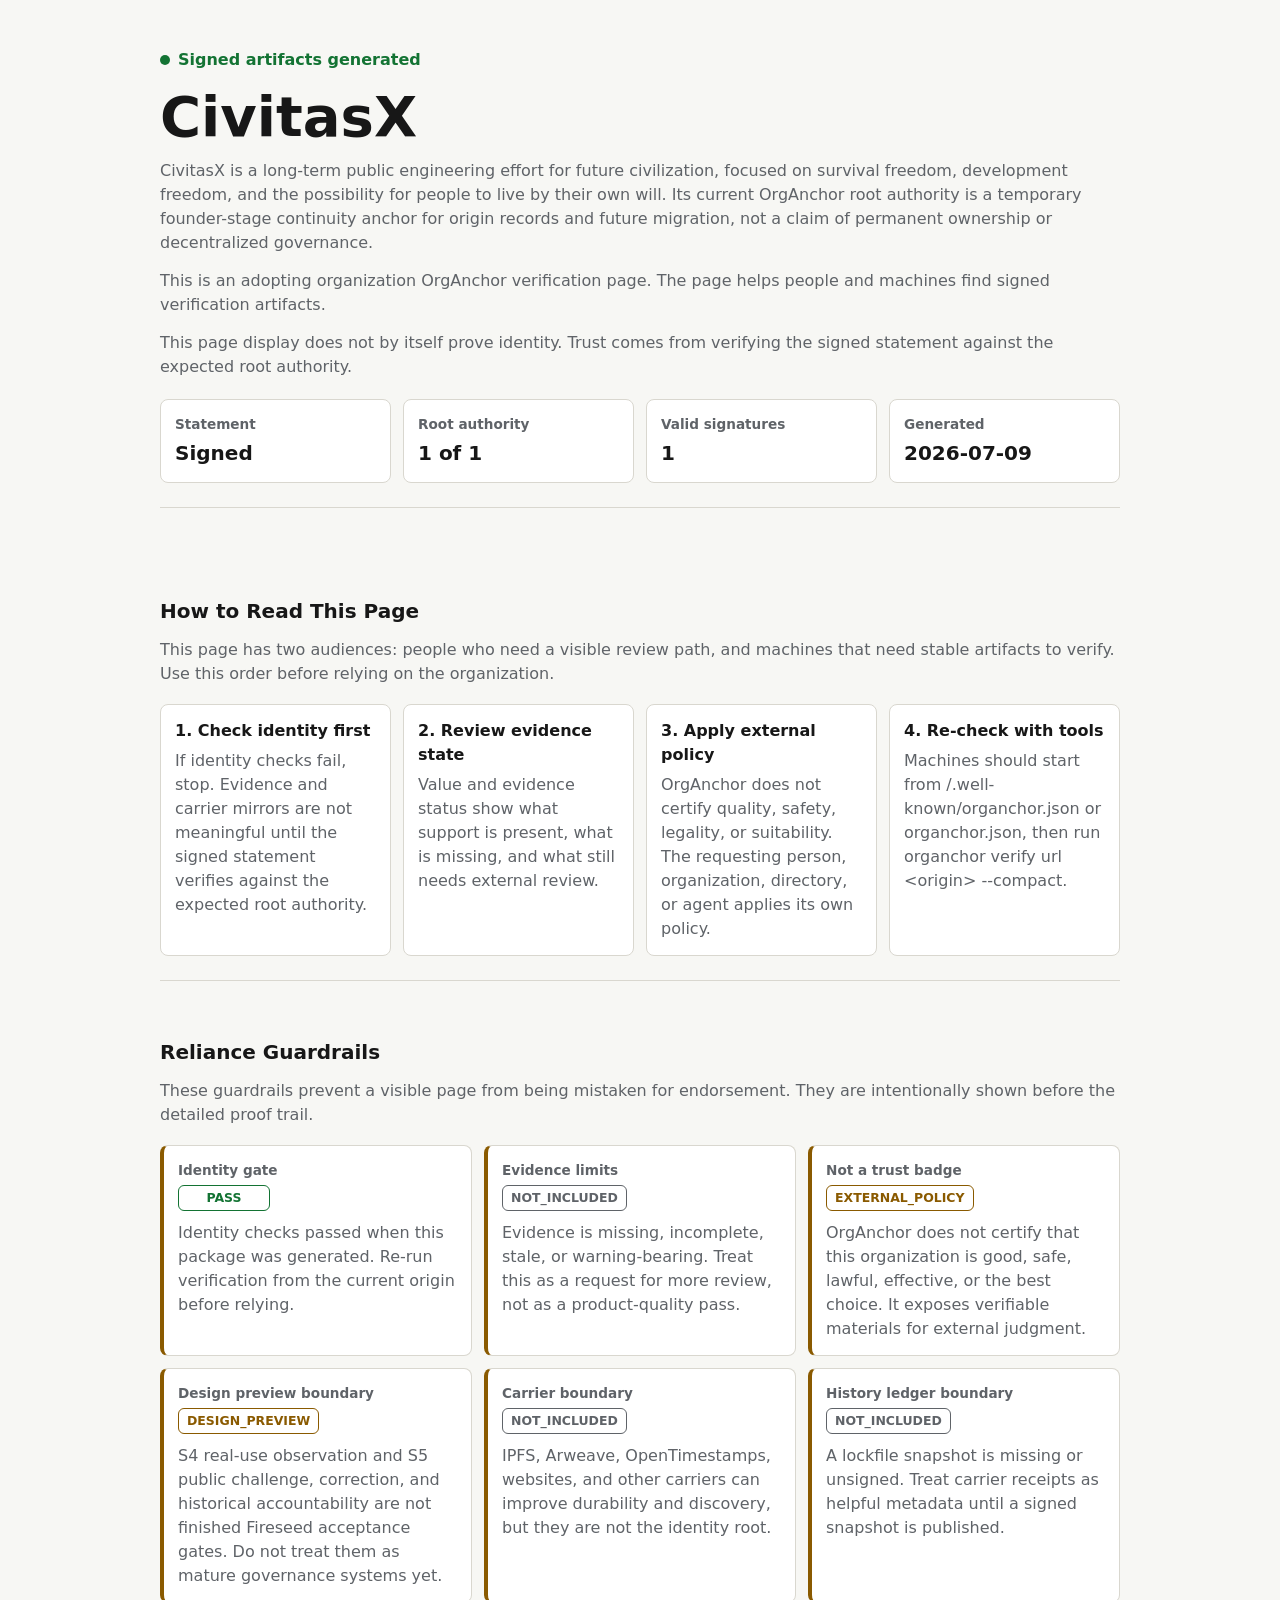
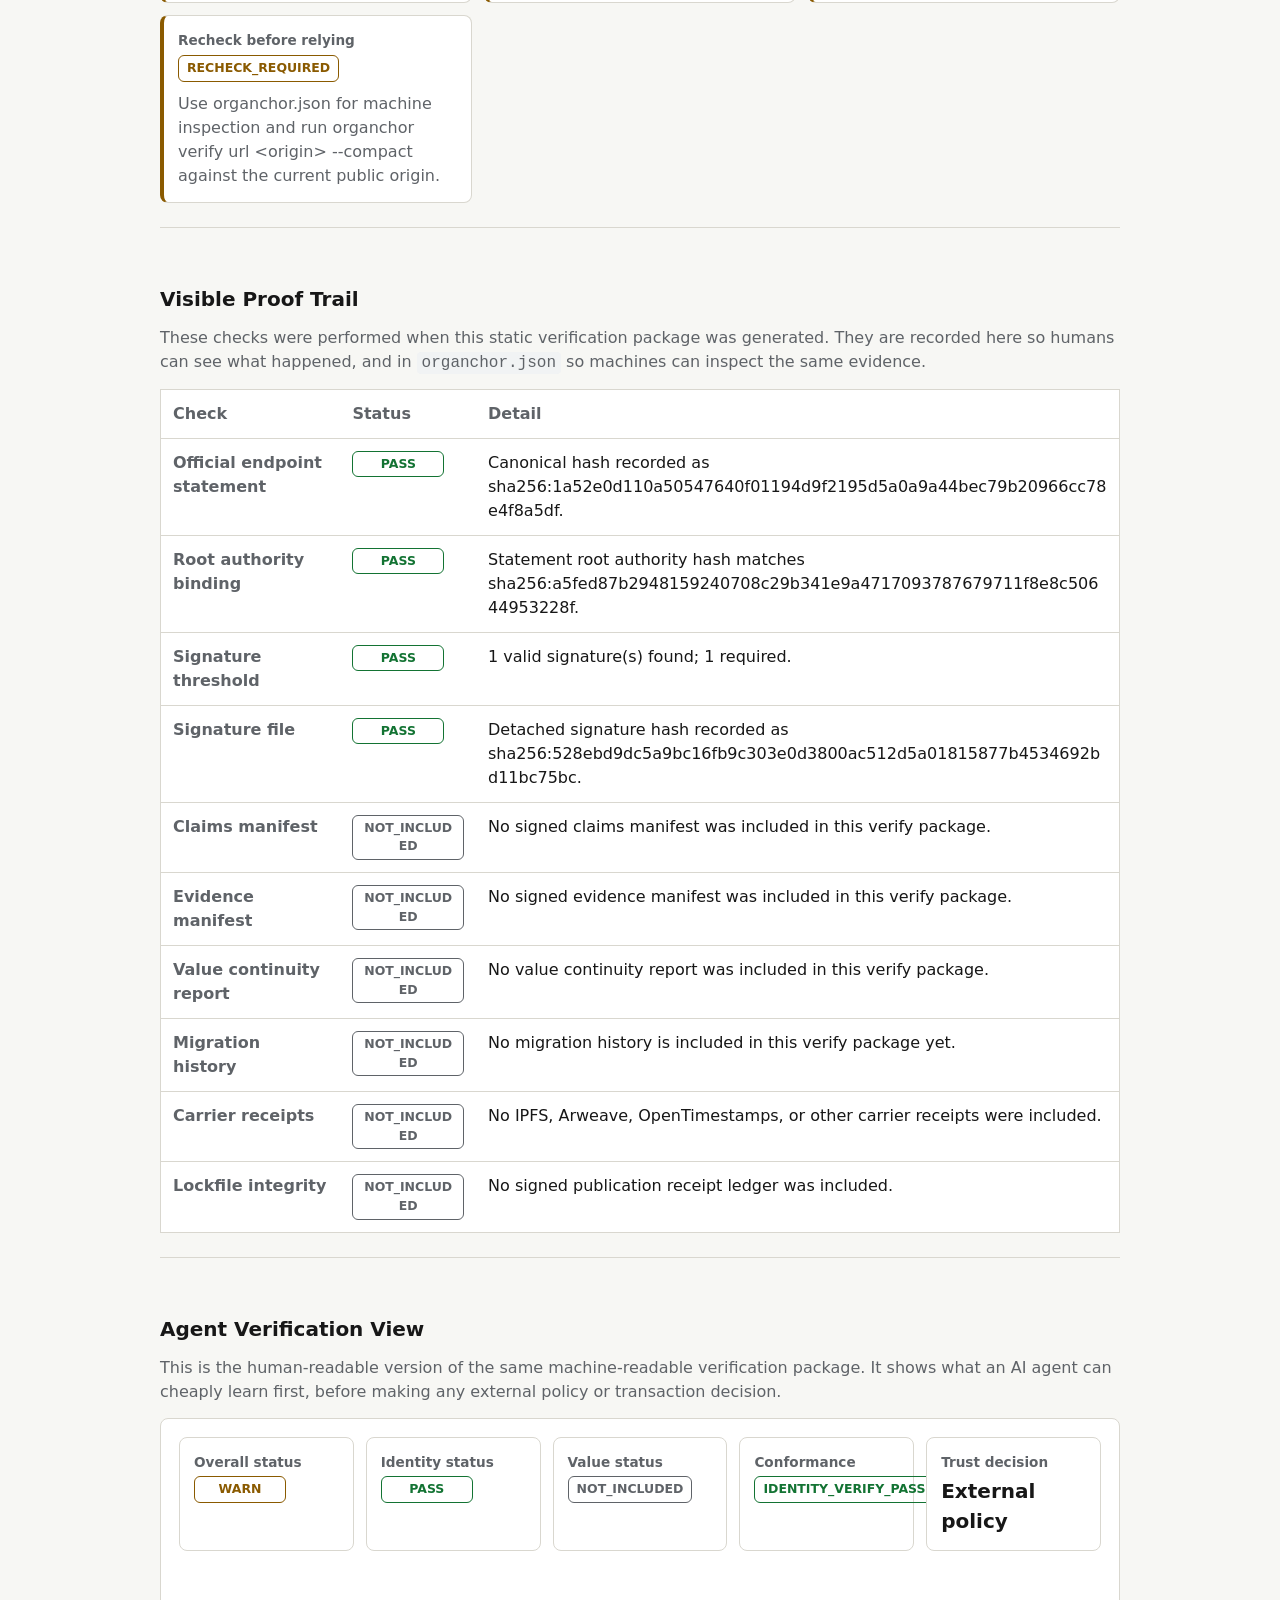
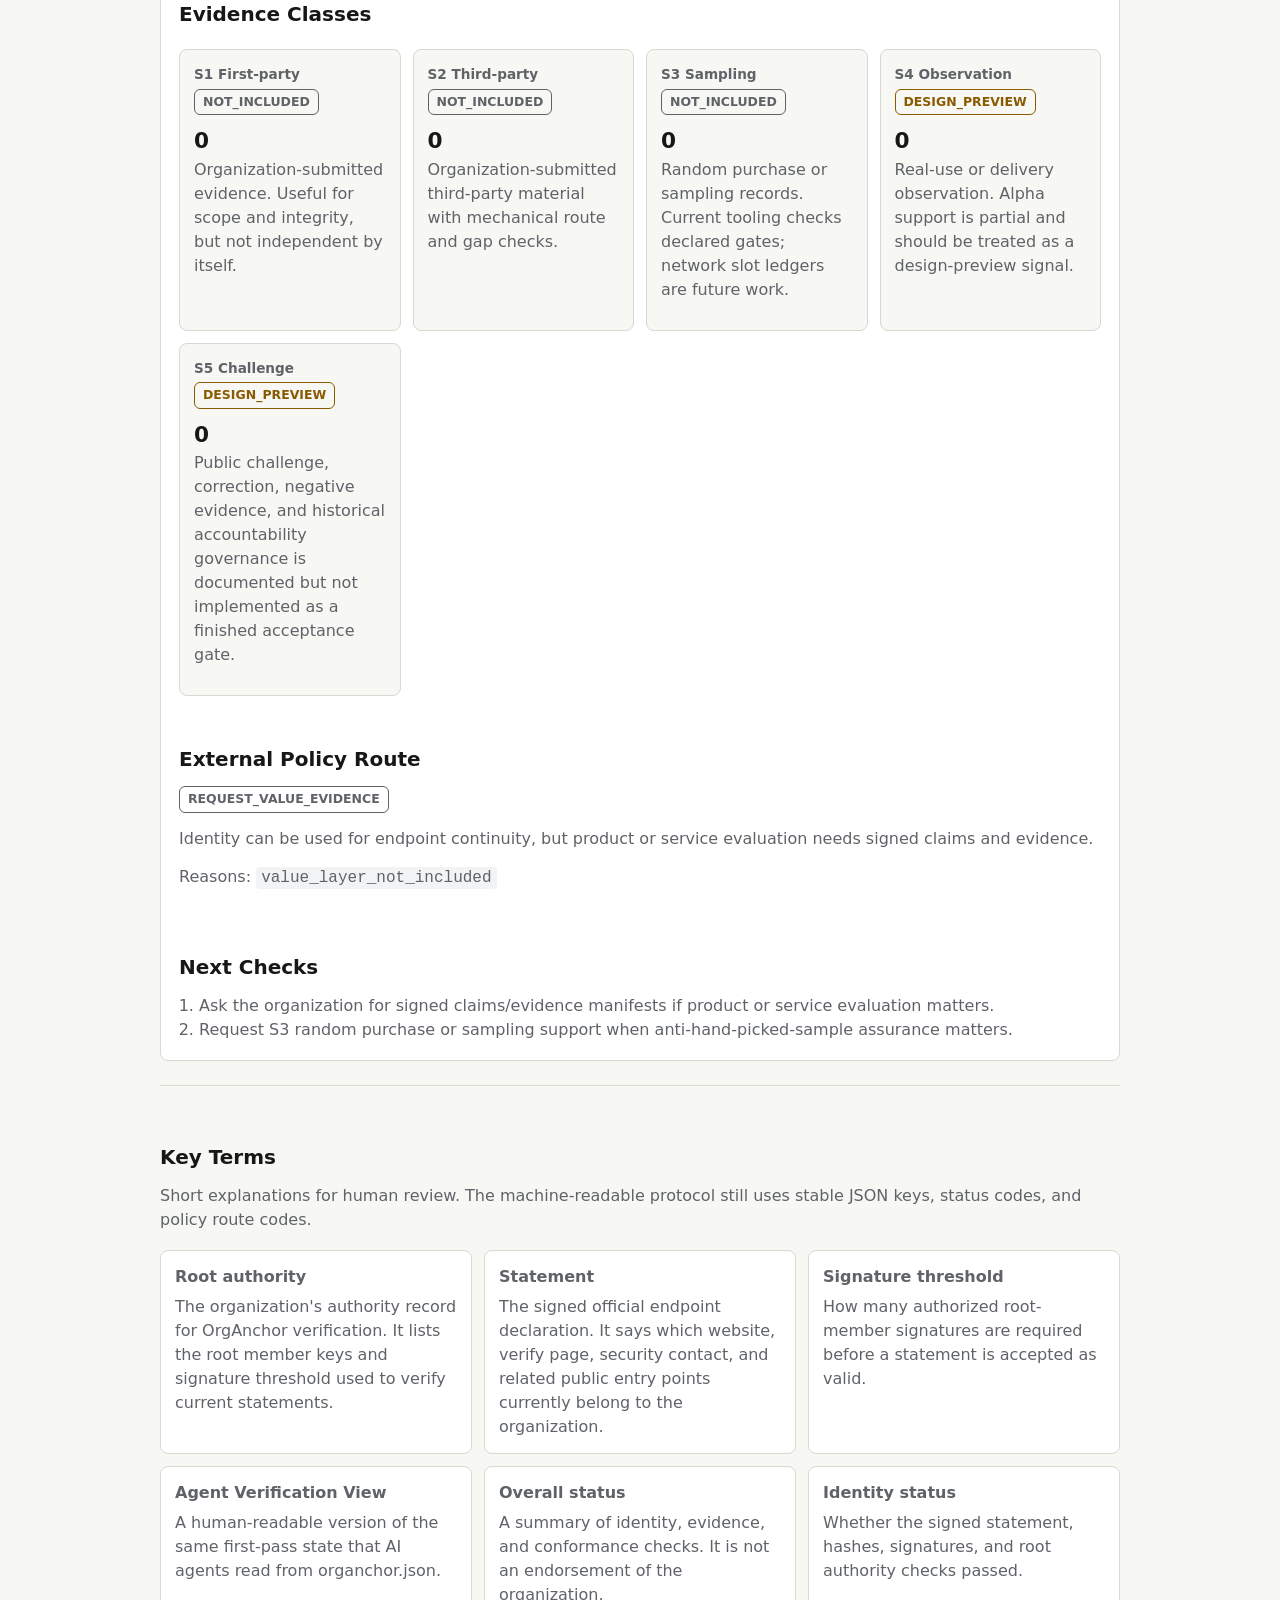
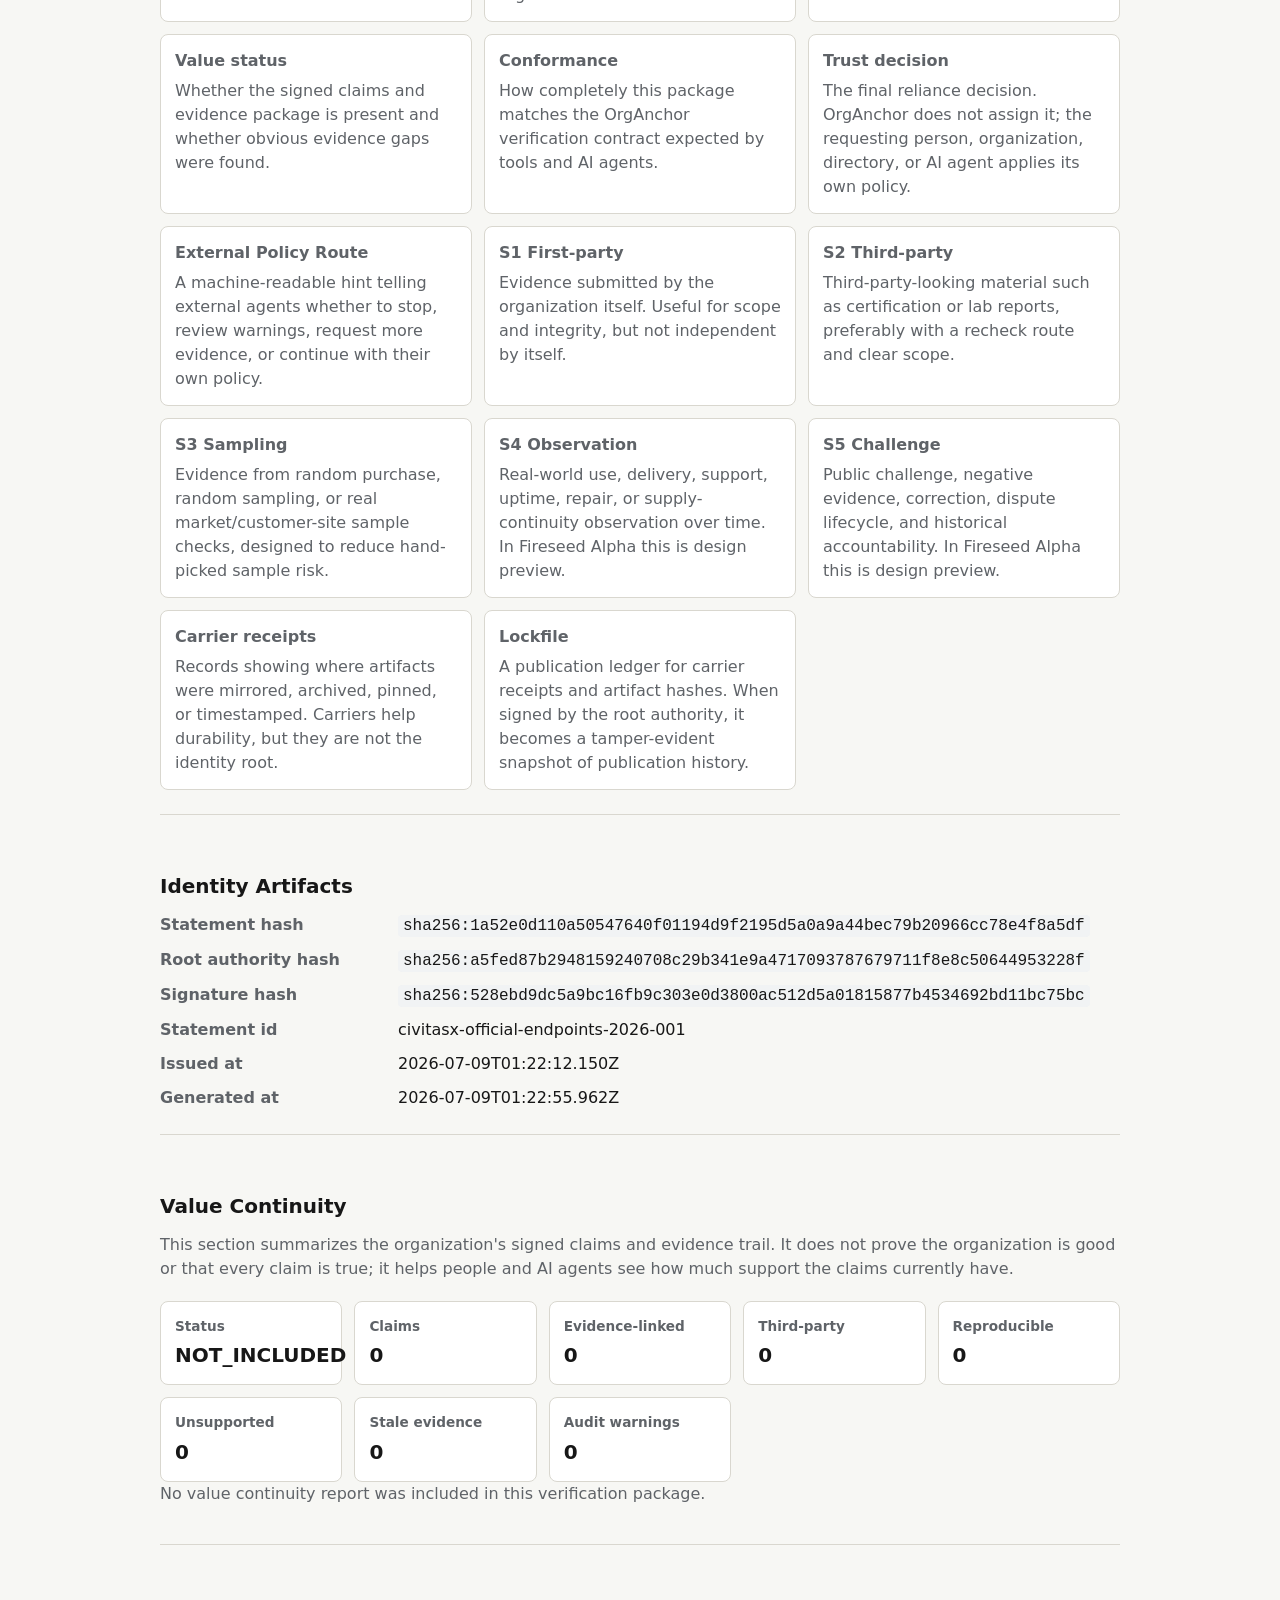
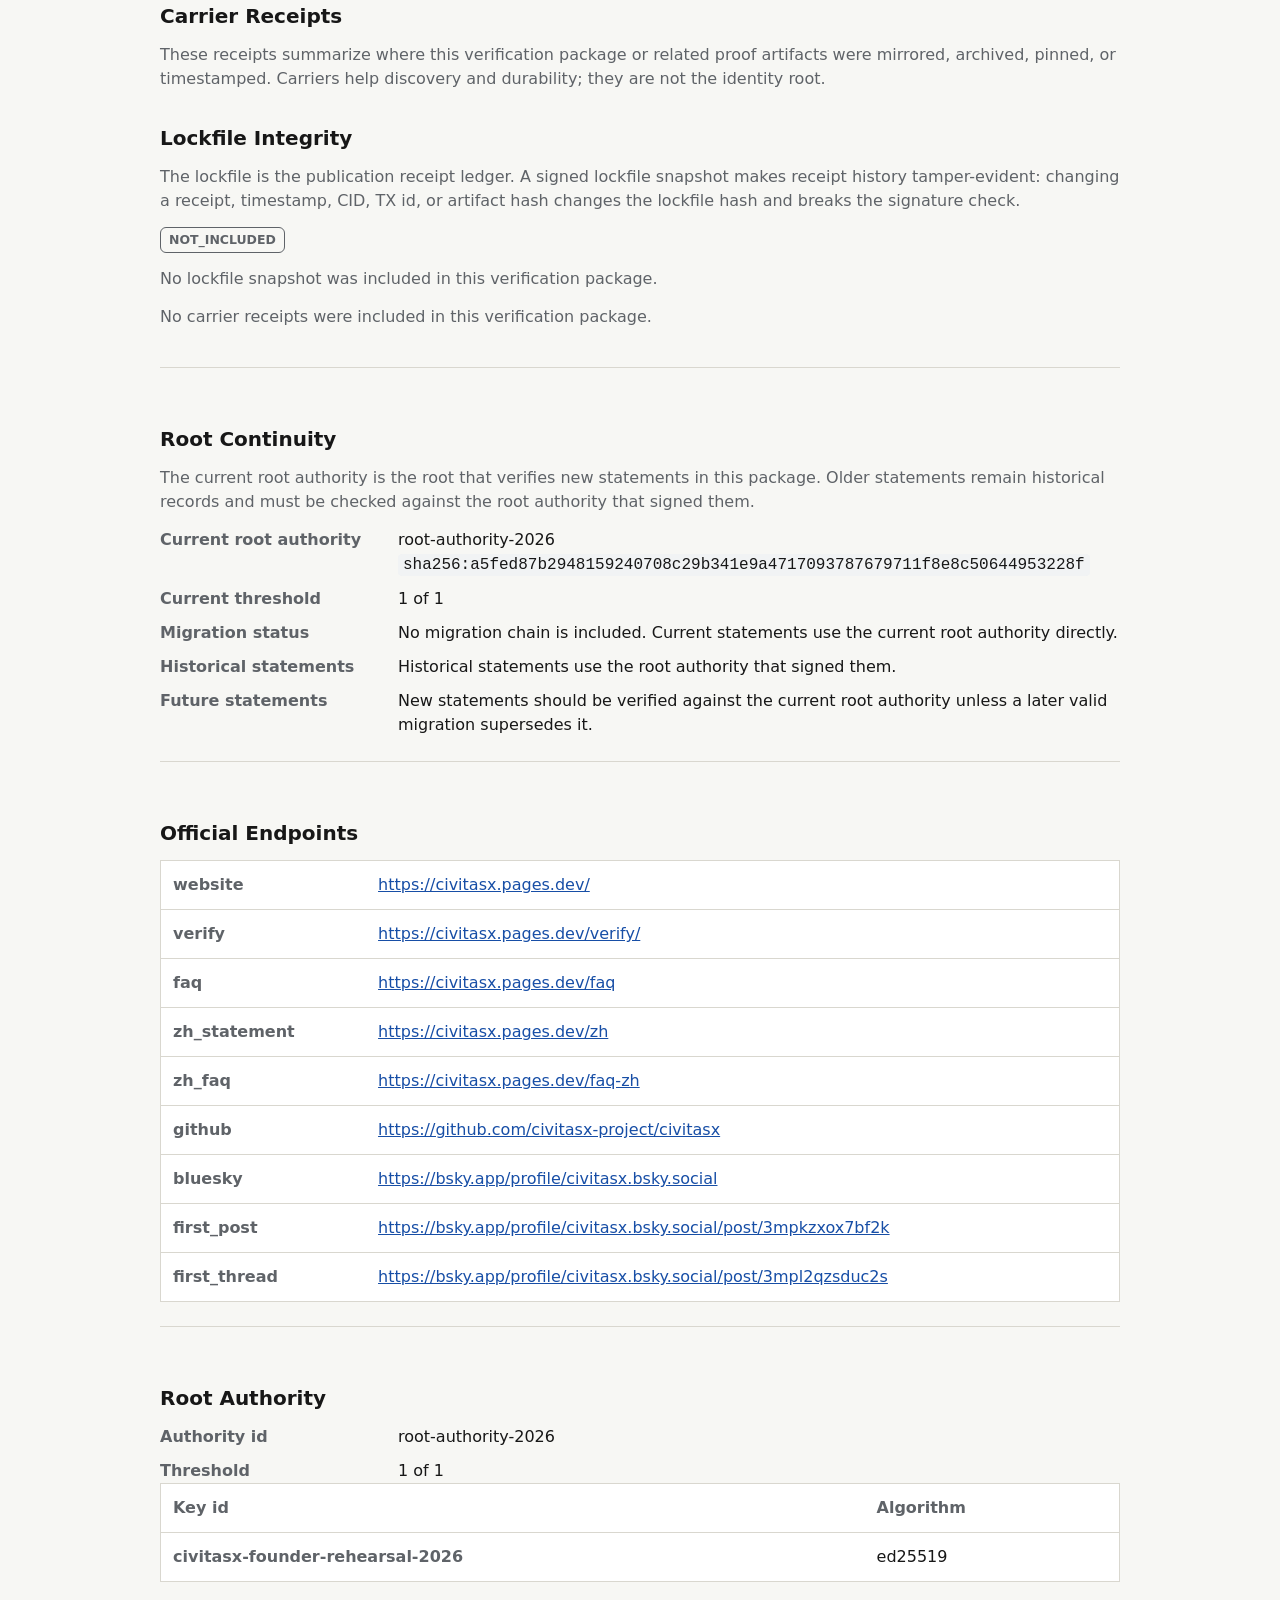
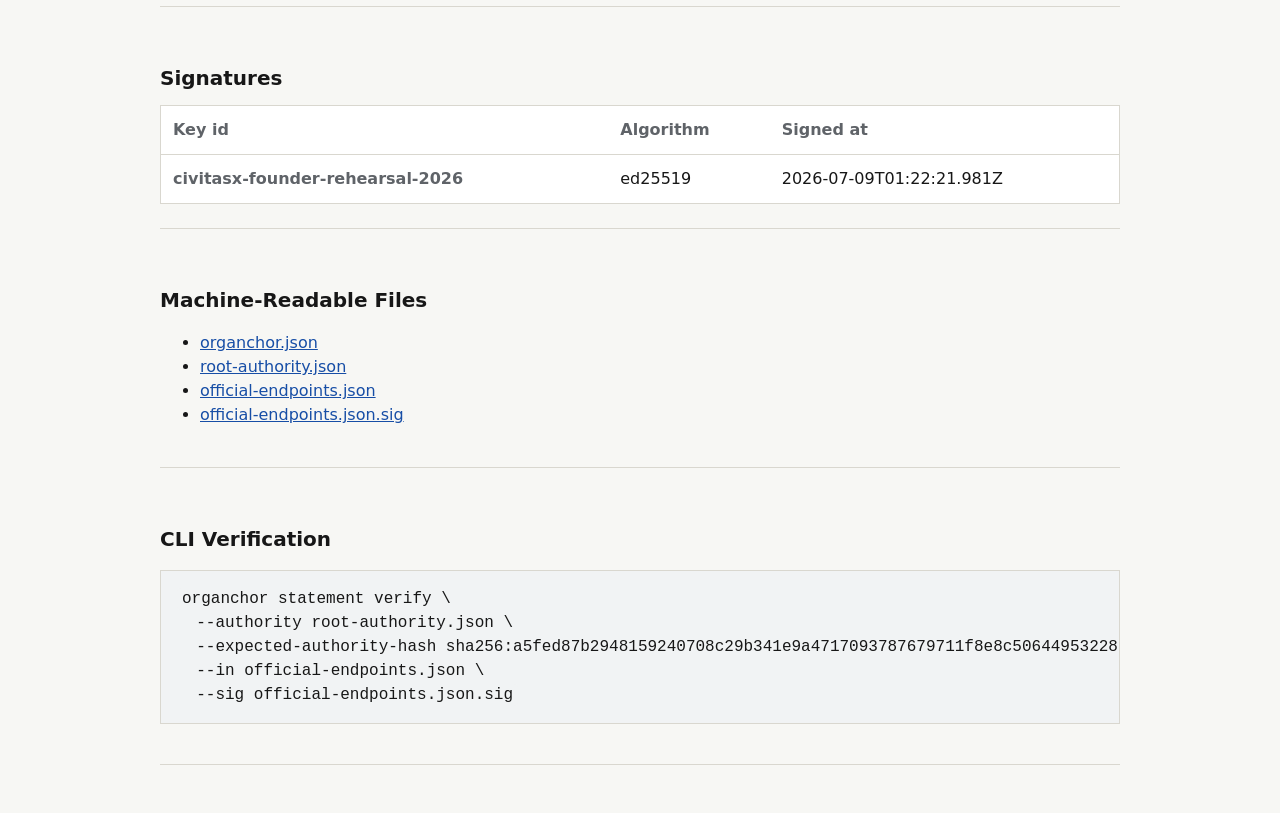
<file: organchor/history/2026-07-09/index.html>
<!doctype html>
<html lang="en">
<head>
  <meta charset="utf-8">
  <meta name="viewport" content="width=device-width, initial-scale=1">
  <title>CivitasX Verification</title>
  <link rel="organchor" type="application/json" href="/.well-known/organchor.json">
  <link rel="alternate" type="application/json" href="./organchor.json" title="OrgAnchor verify index">
  <script type="application/ld+json">{"@context":"https://schema.org","@type":"Organization","name":"CivitasX","url":"https://civitasx.pages.dev/","description":"CivitasX is a long-term public engineering effort for future civilization, focused on survival freedom, development freedom, and the possibility for people to live by their own will. Its current OrgAnchor root authority is a temporary founder-stage continuity anchor for origin records and future migration, not a claim of permanent ownership or decentralized governance.","sameAs":["https://civitasx.pages.dev/","https://civitasx.pages.dev/verify/","https://civitasx.pages.dev/faq","https://civitasx.pages.dev/zh","https://civitasx.pages.dev/faq-zh","https://github.com/civitasx-project/civitasx","https://bsky.app/profile/civitasx.bsky.social","https://bsky.app/profile/civitasx.bsky.social/post/3mpkzxox7bf2k","https://bsky.app/profile/civitasx.bsky.social/post/3mpl2qzsduc2s"]}</script>
  <style>
    :root {
      color-scheme: light dark;
      --bg: #f7f7f4;
      --text: #171717;
      --muted: #5f6368;
      --line: #d9d7cf;
      --panel: #ffffff;
      --accent: #174ea6;
      --ok: #137333;
      --warn: #8a5a00;
      --neutral: #5f6368;
      --code: #f1f3f4;
    }

    @media (prefers-color-scheme: dark) {
      :root {
        --bg: #111111;
        --text: #f1f1f1;
        --muted: #b7b7b7;
        --line: #373737;
        --panel: #1a1a1a;
        --accent: #8ab4f8;
        --ok: #81c995;
        --warn: #fdd663;
        --neutral: #b7b7b7;
        --code: #242424;
      }
    }

    * {
      box-sizing: border-box;
    }

    body {
      margin: 0;
      background: var(--bg);
      color: var(--text);
      font: 16px/1.5 system-ui, -apple-system, BlinkMacSystemFont, "Segoe UI", sans-serif;
    }

    main {
      width: min(960px, calc(100% - 32px));
      margin: 0 auto;
      padding: 48px 0;
    }

    header {
      border-bottom: 1px solid var(--line);
      padding-bottom: 24px;
      margin-bottom: 32px;
    }

    h1 {
      margin: 0 0 12px;
      font-size: clamp(2rem, 5vw, 3.5rem);
      line-height: 1.05;
      letter-spacing: 0;
    }

    h2 {
      margin: 32px 0 12px;
      font-size: 1.25rem;
      letter-spacing: 0;
    }

    p {
      margin: 0 0 14px;
      color: var(--muted);
    }

    a {
      color: var(--accent);
    }

    .status {
      display: inline-flex;
      gap: 8px;
      align-items: center;
      color: var(--ok);
      font-weight: 700;
      margin-bottom: 16px;
    }

    .summary {
      display: grid;
      grid-template-columns: repeat(auto-fit, minmax(180px, 1fr));
      gap: 12px;
      margin-top: 20px;
    }

    .summary-item {
      border: 1px solid var(--line);
      background: var(--panel);
      padding: 14px;
      border-radius: 8px;
    }

    .summary-label {
      display: block;
      color: var(--muted);
      font-weight: 700;
      font-size: 0.85rem;
      margin-bottom: 4px;
    }

    .summary-value {
      font-size: 1.25rem;
      font-weight: 800;
    }

    .badge {
      display: inline-block;
      min-width: 92px;
      padding: 3px 8px;
      border-radius: 6px;
      font-size: 0.78rem;
      font-weight: 800;
      text-align: center;
      border: 1px solid currentColor;
    }

    .badge-pass {
      color: var(--ok);
    }

    .badge-present {
      color: var(--accent);
    }

    .badge-not_included {
      color: var(--neutral);
    }

    .badge-published,
    .badge-verified,
    .badge-signed {
      color: var(--ok);
    }

    .badge-manual_package,
    .badge-unsigned {
      color: var(--warn);
    }

    .badge-dry_run {
      color: var(--neutral);
    }

    .badge-warn,
    .badge-review_value_warnings,
    .badge-external_policy_review,
    .badge-partial,
    .badge-design_preview,
    .badge-manual_check_required {
      color: var(--warn);
    }

    .badge-fail,
    .badge-stop,
    .badge-stop_identity_failure,
    .badge-review_failed_checks {
      color: #b3261e;
    }

    .badge-external_policy,
    .badge-recheck_required {
      color: var(--warn);
    }

    .badge-full_compatible,
    .badge-ready_for_external_policy,
    .badge-identity_verify_pass,
    .badge-value_verify_pass {
      color: var(--ok);
    }

    .status::before {
      content: "";
      width: 10px;
      height: 10px;
      border-radius: 50%;
      background: var(--ok);
    }

    section {
      padding: 24px 0;
      border-bottom: 1px solid var(--line);
    }

    .agent-panel {
      display: grid;
      gap: 16px;
      border: 1px solid var(--line);
      background: var(--panel);
      padding: 18px;
      border-radius: 8px;
    }

    .agent-decision {
      display: grid;
      grid-template-columns: repeat(auto-fit, minmax(150px, 1fr));
      gap: 12px;
    }

    .agent-card {
      border: 1px solid var(--line);
      border-radius: 8px;
      padding: 14px;
      background: var(--bg);
    }

    .agent-card strong {
      display: block;
      margin-top: 10px;
      font-size: 1.35rem;
    }

    .next-actions {
      margin: 0;
      padding-left: 20px;
      color: var(--muted);
    }

    .read-steps {
      display: grid;
      grid-template-columns: repeat(auto-fit, minmax(210px, 1fr));
      gap: 12px;
      margin: 18px 0 0;
      padding: 0;
      list-style: none;
    }

    .read-step {
      border: 1px solid var(--line);
      background: var(--panel);
      border-radius: 8px;
      padding: 14px;
    }

    .read-step strong {
      display: block;
      margin-bottom: 6px;
    }

    .read-step p {
      margin: 0;
    }

    .guardrails {
      display: grid;
      grid-template-columns: repeat(auto-fit, minmax(240px, 1fr));
      gap: 12px;
      margin-top: 18px;
    }

    .guardrail-card {
      border: 1px solid var(--line);
      border-left: 4px solid var(--warn);
      background: var(--panel);
      border-radius: 8px;
      padding: 14px;
    }

    .guardrail-card p {
      margin: 10px 0 0;
    }

    .term-list {
      display: grid;
      grid-template-columns: repeat(auto-fit, minmax(240px, 1fr));
      gap: 12px;
      margin: 18px 0 0;
    }

    .term-item {
      border: 1px solid var(--line);
      background: var(--panel);
      border-radius: 8px;
      padding: 14px;
    }

    .term-item dt {
      margin-bottom: 6px;
    }

    .term-item dd {
      color: var(--muted);
    }

    dl {
      display: grid;
      grid-template-columns: minmax(140px, 220px) 1fr;
      gap: 10px 18px;
      margin: 0;
    }

    dt {
      color: var(--muted);
      font-weight: 700;
    }

    dd {
      margin: 0;
      overflow-wrap: anywhere;
    }

    table {
      width: 100%;
      border-collapse: collapse;
      background: var(--panel);
      border: 1px solid var(--line);
    }

    th,
    td {
      padding: 12px;
      border-bottom: 1px solid var(--line);
      text-align: left;
      vertical-align: top;
      overflow-wrap: anywhere;
    }

    th {
      color: var(--muted);
      font-weight: 700;
    }

    code,
    pre {
      font-family: ui-monospace, SFMono-Regular, Consolas, "Liberation Mono", monospace;
      background: var(--code);
    }

    code {
      padding: 2px 5px;
      border-radius: 4px;
    }

    pre {
      overflow-x: auto;
      padding: 16px;
      border: 1px solid var(--line);
    }

    @media (max-width: 640px) {
      main {
        width: min(100% - 24px, 960px);
        padding: 32px 0;
      }

      dl {
        grid-template-columns: 1fr;
      }

      th,
      td {
        display: block;
        width: 100%;
      }
    }
  </style>
</head>
<body>
  <main>
    <header>
      <div class="status">Signed artifacts generated</div>
      <h1>CivitasX</h1>
      <p>CivitasX is a long-term public engineering effort for future civilization, focused on survival freedom, development freedom, and the possibility for people to live by their own will. Its current OrgAnchor root authority is a temporary founder-stage continuity anchor for origin records and future migration, not a claim of permanent ownership or decentralized governance.</p>
      <p>This is an adopting organization OrgAnchor verification page. The page helps people and machines find signed verification artifacts.</p>
      <p>This page display does not by itself prove identity. Trust comes from verifying the signed statement against the expected root authority.</p>
      <div class="summary" aria-label="Visible verification summary">
        <div class="summary-item">
          <span class="summary-label">Statement</span>
          <span class="summary-value">Signed</span>
        </div>
        <div class="summary-item">
          <span class="summary-label">Root authority</span>
          <span class="summary-value">1 of 1</span>
        </div>
        <div class="summary-item">
          <span class="summary-label">Valid signatures</span>
          <span class="summary-value">1</span>
        </div>
        <div class="summary-item">
          <span class="summary-label">Generated</span>
          <span class="summary-value">2026-07-09</span>
        </div>
      </div>
    </header>

    <section aria-labelledby="how-to-read">
      <h2 id="how-to-read">How to Read This Page</h2>
      <p>This page has two audiences: people who need a visible review path, and machines that need stable artifacts to verify. Use this order before relying on the organization.</p>
      <ol class="read-steps">

        <li class="read-step">
          <strong>1. Check identity first</strong>
          <p>If identity checks fail, stop. Evidence and carrier mirrors are not meaningful until the signed statement verifies against the expected root authority.</p>
        </li>

        <li class="read-step">
          <strong>2. Review evidence state</strong>
          <p>Value and evidence status show what support is present, what is missing, and what still needs external review.</p>
        </li>

        <li class="read-step">
          <strong>3. Apply external policy</strong>
          <p>OrgAnchor does not certify quality, safety, legality, or suitability. The requesting person, organization, directory, or agent applies its own policy.</p>
        </li>

        <li class="read-step">
          <strong>4. Re-check with tools</strong>
          <p>Machines should start from /.well-known/organchor.json or organchor.json, then run organchor verify url &lt;origin&gt; --compact.</p>
        </li>
      </ol>
    </section>

    <section aria-labelledby="reliance-guardrails">
      <h2 id="reliance-guardrails">Reliance Guardrails</h2>
      <p>These guardrails prevent a visible page from being mistaken for endorsement. They are intentionally shown before the detailed proof trail.</p>
      <div class="guardrails" aria-label="Reliance guardrails">

        <div class="guardrail-card">
          <span class="summary-label">Identity gate</span>
          <span class="badge badge-pass">PASS</span>
          <p>Identity checks passed when this package was generated. Re-run verification from the current origin before relying.</p>
        </div>

        <div class="guardrail-card">
          <span class="summary-label">Evidence limits</span>
          <span class="badge badge-not_included">NOT_INCLUDED</span>
          <p>Evidence is missing, incomplete, stale, or warning-bearing. Treat this as a request for more review, not as a product-quality pass.</p>
        </div>

        <div class="guardrail-card">
          <span class="summary-label">Not a trust badge</span>
          <span class="badge badge-external_policy">EXTERNAL_POLICY</span>
          <p>OrgAnchor does not certify that this organization is good, safe, lawful, effective, or the best choice. It exposes verifiable materials for external judgment.</p>
        </div>

        <div class="guardrail-card">
          <span class="summary-label">Design preview boundary</span>
          <span class="badge badge-design_preview">DESIGN_PREVIEW</span>
          <p>S4 real-use observation and S5 public challenge, correction, and historical accountability are not finished Fireseed acceptance gates. Do not treat them as mature governance systems yet.</p>
        </div>

        <div class="guardrail-card">
          <span class="summary-label">Carrier boundary</span>
          <span class="badge badge-not_included">NOT_INCLUDED</span>
          <p>IPFS, Arweave, OpenTimestamps, websites, and other carriers can improve durability and discovery, but they are not the identity root.</p>
        </div>

        <div class="guardrail-card">
          <span class="summary-label">History ledger boundary</span>
          <span class="badge badge-not_included">NOT_INCLUDED</span>
          <p>A lockfile snapshot is missing or unsigned. Treat carrier receipts as helpful metadata until a signed snapshot is published.</p>
        </div>

        <div class="guardrail-card">
          <span class="summary-label">Recheck before relying</span>
          <span class="badge badge-recheck_required">RECHECK_REQUIRED</span>
          <p>Use organchor.json for machine inspection and run organchor verify url &lt;origin&gt; --compact against the current public origin.</p>
        </div>
      </div>
    </section>

    <section aria-labelledby="proof-trail">
      <h2 id="proof-trail">Visible Proof Trail</h2>
      <p>These checks were performed when this static verification package was generated. They are recorded here so humans can see what happened, and in <code>organchor.json</code> so machines can inspect the same evidence.</p>
      <table>
        <thead>
          <tr>
            <th scope="col">Check</th>
            <th scope="col">Status</th>
            <th scope="col">Detail</th>
          </tr>
        </thead>
        <tbody>

        <tr>
          <th scope="row">Official endpoint statement</th>
          <td><span class="badge badge-pass">PASS</span></td>
          <td>Canonical hash recorded as sha256:1a52e0d110a50547640f01194d9f2195d5a0a9a44bec79b20966cc78e4f8a5df.</td>
        </tr>

        <tr>
          <th scope="row">Root authority binding</th>
          <td><span class="badge badge-pass">PASS</span></td>
          <td>Statement root authority hash matches sha256:a5fed87b2948159240708c29b341e9a4717093787679711f8e8c50644953228f.</td>
        </tr>

        <tr>
          <th scope="row">Signature threshold</th>
          <td><span class="badge badge-pass">PASS</span></td>
          <td>1 valid signature(s) found; 1 required.</td>
        </tr>

        <tr>
          <th scope="row">Signature file</th>
          <td><span class="badge badge-pass">PASS</span></td>
          <td>Detached signature hash recorded as sha256:528ebd9dc5a9bc16fb9c303e0d3800ac512d5a01815877b4534692bd11bc75bc.</td>
        </tr>

        <tr>
          <th scope="row">Claims manifest</th>
          <td><span class="badge badge-not_included">NOT_INCLUDED</span></td>
          <td>No signed claims manifest was included in this verify package.</td>
        </tr>

        <tr>
          <th scope="row">Evidence manifest</th>
          <td><span class="badge badge-not_included">NOT_INCLUDED</span></td>
          <td>No signed evidence manifest was included in this verify package.</td>
        </tr>

        <tr>
          <th scope="row">Value continuity report</th>
          <td><span class="badge badge-not_included">NOT_INCLUDED</span></td>
          <td>No value continuity report was included in this verify package.</td>
        </tr>

        <tr>
          <th scope="row">Migration history</th>
          <td><span class="badge badge-not_included">NOT_INCLUDED</span></td>
          <td>No migration history is included in this verify package yet.</td>
        </tr>

        <tr>
          <th scope="row">Carrier receipts</th>
          <td><span class="badge badge-not_included">NOT_INCLUDED</span></td>
          <td>No IPFS, Arweave, OpenTimestamps, or other carrier receipts were included.</td>
        </tr>

        <tr>
          <th scope="row">Lockfile integrity</th>
          <td><span class="badge badge-not_included">NOT_INCLUDED</span></td>
          <td>No signed publication receipt ledger was included.</td>
        </tr>
        </tbody>
      </table>
    </section>

    <section aria-labelledby="agent-view">
      <h2 id="agent-view">Agent Verification View</h2>
      <p>This is the human-readable version of the same machine-readable verification package. It shows what an AI agent can cheaply learn first, before making any external policy or transaction decision.</p>
      <div class="agent-panel">
        <div class="agent-decision" aria-label="AI agent first-pass decision summary">
          <div class="summary-item">
            <span class="summary-label">Overall status</span>
            <span class="badge badge-warn">WARN</span>
          </div>
          <div class="summary-item">
            <span class="summary-label">Identity status</span>
            <span class="badge badge-pass">PASS</span>
          </div>
          <div class="summary-item">
            <span class="summary-label">Value status</span>
            <span class="badge badge-not_included">NOT_INCLUDED</span>
          </div>
          <div class="summary-item">
            <span class="summary-label">Conformance</span>
            <span class="badge badge-identity_verify_pass">IDENTITY_VERIFY_PASS</span>
          </div>
          <div class="summary-item">
            <span class="summary-label">Trust decision</span>
            <span class="summary-value">External policy</span>
          </div>
        </div>
        <div>
          <h2>Evidence Classes</h2>
          <div class="summary" aria-label="Evidence class summary">

        <div class="agent-card">
          <span class="summary-label">S1 First-party</span>
          <span class="badge badge-not_included">NOT_INCLUDED</span>
          <strong>0</strong>
          <p>Organization-submitted evidence. Useful for scope and integrity, but not independent by itself.</p>
        </div>

        <div class="agent-card">
          <span class="summary-label">S2 Third-party</span>
          <span class="badge badge-not_included">NOT_INCLUDED</span>
          <strong>0</strong>
          <p>Organization-submitted third-party material with mechanical route and gap checks.</p>
        </div>

        <div class="agent-card">
          <span class="summary-label">S3 Sampling</span>
          <span class="badge badge-not_included">NOT_INCLUDED</span>
          <strong>0</strong>
          <p>Random purchase or sampling records. Current tooling checks declared gates; network slot ledgers are future work.</p>
        </div>

        <div class="agent-card">
          <span class="summary-label">S4 Observation</span>
          <span class="badge badge-design_preview">DESIGN_PREVIEW</span>
          <strong>0</strong>
          <p>Real-use or delivery observation. Alpha support is partial and should be treated as a design-preview signal.</p>
        </div>

        <div class="agent-card">
          <span class="summary-label">S5 Challenge</span>
          <span class="badge badge-design_preview">DESIGN_PREVIEW</span>
          <strong>0</strong>
          <p>Public challenge, correction, negative evidence, and historical accountability governance is documented but not implemented as a finished acceptance gate.</p>
        </div>
          </div>
        </div>
        <div>
          <h2>External Policy Route</h2>
          <p><span class="badge badge-request_value_evidence">REQUEST_VALUE_EVIDENCE</span></p>
          <p>Identity can be used for endpoint continuity, but product or service evaluation needs signed claims and evidence.</p>
          <p>Reasons: <code>value_layer_not_included</code></p>
        </div>
        <div>
          <h2>Next Checks</h2>
          <ol class="next-actions">
<li>Ask the organization for signed claims/evidence manifests if product or service evaluation matters.</li>
<li>Request S3 random purchase or sampling support when anti-hand-picked-sample assurance matters.</li>
          </ol>
        </div>
      </div>
    </section>

    <section aria-labelledby="key-terms">
      <h2 id="key-terms">Key Terms</h2>
      <p>Short explanations for human review. The machine-readable protocol still uses stable JSON keys, status codes, and policy route codes.</p>
      <dl class="term-list">

        <div class="term-item">
          <dt>Root authority</dt>
          <dd>The organization&#39;s authority record for OrgAnchor verification. It lists the root member keys and signature threshold used to verify current statements.</dd>
        </div>

        <div class="term-item">
          <dt>Statement</dt>
          <dd>The signed official endpoint declaration. It says which website, verify page, security contact, and related public entry points currently belong to the organization.</dd>
        </div>

        <div class="term-item">
          <dt>Signature threshold</dt>
          <dd>How many authorized root-member signatures are required before a statement is accepted as valid.</dd>
        </div>

        <div class="term-item">
          <dt>Agent Verification View</dt>
          <dd>A human-readable version of the same first-pass state that AI agents read from organchor.json.</dd>
        </div>

        <div class="term-item">
          <dt>Overall status</dt>
          <dd>A summary of identity, evidence, and conformance checks. It is not an endorsement of the organization.</dd>
        </div>

        <div class="term-item">
          <dt>Identity status</dt>
          <dd>Whether the signed statement, hashes, signatures, and root authority checks passed.</dd>
        </div>

        <div class="term-item">
          <dt>Value status</dt>
          <dd>Whether the signed claims and evidence package is present and whether obvious evidence gaps were found.</dd>
        </div>

        <div class="term-item">
          <dt>Conformance</dt>
          <dd>How completely this package matches the OrgAnchor verification contract expected by tools and AI agents.</dd>
        </div>

        <div class="term-item">
          <dt>Trust decision</dt>
          <dd>The final reliance decision. OrgAnchor does not assign it; the requesting person, organization, directory, or AI agent applies its own policy.</dd>
        </div>

        <div class="term-item">
          <dt>External Policy Route</dt>
          <dd>A machine-readable hint telling external agents whether to stop, review warnings, request more evidence, or continue with their own policy.</dd>
        </div>

        <div class="term-item">
          <dt>S1 First-party</dt>
          <dd>Evidence submitted by the organization itself. Useful for scope and integrity, but not independent by itself.</dd>
        </div>

        <div class="term-item">
          <dt>S2 Third-party</dt>
          <dd>Third-party-looking material such as certification or lab reports, preferably with a recheck route and clear scope.</dd>
        </div>

        <div class="term-item">
          <dt>S3 Sampling</dt>
          <dd>Evidence from random purchase, random sampling, or real market/customer-site sample checks, designed to reduce hand-picked sample risk.</dd>
        </div>

        <div class="term-item">
          <dt>S4 Observation</dt>
          <dd>Real-world use, delivery, support, uptime, repair, or supply-continuity observation over time. In Fireseed Alpha this is design preview.</dd>
        </div>

        <div class="term-item">
          <dt>S5 Challenge</dt>
          <dd>Public challenge, negative evidence, correction, dispute lifecycle, and historical accountability. In Fireseed Alpha this is design preview.</dd>
        </div>

        <div class="term-item">
          <dt>Carrier receipts</dt>
          <dd>Records showing where artifacts were mirrored, archived, pinned, or timestamped. Carriers help durability, but they are not the identity root.</dd>
        </div>

        <div class="term-item">
          <dt>Lockfile</dt>
          <dd>A publication ledger for carrier receipts and artifact hashes. When signed by the root authority, it becomes a tamper-evident snapshot of publication history.</dd>
        </div>
      </dl>
    </section>

    <section aria-labelledby="identity">
      <h2 id="identity">Identity Artifacts</h2>
      <dl>
        <dt>Statement hash</dt>
        <dd><code>sha256:1a52e0d110a50547640f01194d9f2195d5a0a9a44bec79b20966cc78e4f8a5df</code></dd>
        <dt>Root authority hash</dt>
        <dd><code>sha256:a5fed87b2948159240708c29b341e9a4717093787679711f8e8c50644953228f</code></dd>
        <dt>Signature hash</dt>
        <dd><code>sha256:528ebd9dc5a9bc16fb9c303e0d3800ac512d5a01815877b4534692bd11bc75bc</code></dd>
        <dt>Statement id</dt>
        <dd>civitasx-official-endpoints-2026-001</dd>
        <dt>Issued at</dt>
        <dd>2026-07-09T01:22:12.150Z</dd>
        <dt>Generated at</dt>
        <dd>2026-07-09T01:22:55.962Z</dd>
      </dl>
    </section>

    <section aria-labelledby="value-continuity">
      <h2 id="value-continuity">Value Continuity</h2>
      <p>This section summarizes the organization's signed claims and evidence trail. It does not prove the organization is good or that every claim is true; it helps people and AI agents see how much support the claims currently have.</p>
      <div class="summary" aria-label="Value continuity summary">
        <div class="summary-item">
          <span class="summary-label">Status</span>
          <span class="summary-value">NOT_INCLUDED</span>
        </div>
        <div class="summary-item">
          <span class="summary-label">Claims</span>
          <span class="summary-value">0</span>
        </div>
        <div class="summary-item">
          <span class="summary-label">Evidence-linked</span>
          <span class="summary-value">0</span>
        </div>
        <div class="summary-item">
          <span class="summary-label">Third-party</span>
          <span class="summary-value">0</span>
        </div>
        <div class="summary-item">
          <span class="summary-label">Reproducible</span>
          <span class="summary-value">0</span>
        </div>
        <div class="summary-item">
          <span class="summary-label">Unsupported</span>
          <span class="summary-value">0</span>
        </div>
        <div class="summary-item">
          <span class="summary-label">Stale evidence</span>
          <span class="summary-value">0</span>
        </div>
        <div class="summary-item">
          <span class="summary-label">Audit warnings</span>
          <span class="summary-value">0</span>
        </div>
      </div>
      <p>No value continuity report was included in this verification package.</p>
    </section>

    <section aria-labelledby="carrier-receipts">
      <h2 id="carrier-receipts">Carrier Receipts</h2>
      <p>These receipts summarize where this verification package or related proof artifacts were mirrored, archived, pinned, or timestamped. Carriers help discovery and durability; they are not the identity root.</p>
      <h2>Lockfile Integrity</h2>
      <p>The lockfile is the publication receipt ledger. A signed lockfile snapshot makes receipt history tamper-evident: changing a receipt, timestamp, CID, TX id, or artifact hash changes the lockfile hash and breaks the signature check.</p>
      <p><span class="badge badge-not_included">NOT_INCLUDED</span></p>
      <p>No lockfile snapshot was included in this verification package.</p>
      <p>No carrier receipts were included in this verification package.</p>
    </section>

    <section aria-labelledby="root-continuity">
      <h2 id="root-continuity">Root Continuity</h2>
      <p>The current root authority is the root that verifies new statements in this package. Older statements remain historical records and must be checked against the root authority that signed them.</p>
      <dl>
        <dt>Current root authority</dt>
        <dd>root-authority-2026<br><code>sha256:a5fed87b2948159240708c29b341e9a4717093787679711f8e8c50644953228f</code></dd>
        <dt>Current threshold</dt>
        <dd>1 of 1</dd>
        <dt>Migration status</dt>
        <dd>No migration chain is included. Current statements use the current root authority directly.</dd>
        <dt>Historical statements</dt>
        <dd>Historical statements use the root authority that signed them.</dd>
        <dt>Future statements</dt>
        <dd>New statements should be verified against the current root authority unless a later valid migration supersedes it.</dd>
      </dl>
      
    </section>

    <section aria-labelledby="endpoints">
      <h2 id="endpoints">Official Endpoints</h2>
      <table>
        <tbody>
        <tr>
          <th scope="row">website</th>
          <td><a href="https://civitasx.pages.dev/">https://civitasx.pages.dev/</a></td>
        </tr>
        <tr>
          <th scope="row">verify</th>
          <td><a href="https://civitasx.pages.dev/verify/">https://civitasx.pages.dev/verify/</a></td>
        </tr>
        <tr>
          <th scope="row">faq</th>
          <td><a href="https://civitasx.pages.dev/faq">https://civitasx.pages.dev/faq</a></td>
        </tr>
        <tr>
          <th scope="row">zh_statement</th>
          <td><a href="https://civitasx.pages.dev/zh">https://civitasx.pages.dev/zh</a></td>
        </tr>
        <tr>
          <th scope="row">zh_faq</th>
          <td><a href="https://civitasx.pages.dev/faq-zh">https://civitasx.pages.dev/faq-zh</a></td>
        </tr>
        <tr>
          <th scope="row">github</th>
          <td><a href="https://github.com/civitasx-project/civitasx">https://github.com/civitasx-project/civitasx</a></td>
        </tr>
        <tr>
          <th scope="row">bluesky</th>
          <td><a href="https://bsky.app/profile/civitasx.bsky.social">https://bsky.app/profile/civitasx.bsky.social</a></td>
        </tr>
        <tr>
          <th scope="row">first_post</th>
          <td><a href="https://bsky.app/profile/civitasx.bsky.social/post/3mpkzxox7bf2k">https://bsky.app/profile/civitasx.bsky.social/post/3mpkzxox7bf2k</a></td>
        </tr>
        <tr>
          <th scope="row">first_thread</th>
          <td><a href="https://bsky.app/profile/civitasx.bsky.social/post/3mpl2qzsduc2s">https://bsky.app/profile/civitasx.bsky.social/post/3mpl2qzsduc2s</a></td>
        </tr>
        </tbody>
      </table>
    </section>

    <section aria-labelledby="authority">
      <h2 id="authority">Root Authority</h2>
      <dl>
        <dt>Authority id</dt>
        <dd>root-authority-2026</dd>
        <dt>Threshold</dt>
        <dd>1 of 1</dd>
      </dl>
      <table>
        <thead>
          <tr>
            <th scope="col">Key id</th>
            <th scope="col">Algorithm</th>
          </tr>
        </thead>
        <tbody>

        <tr>
          <th scope="row">civitasx-founder-rehearsal-2026</th>
          <td>ed25519</td>
        </tr>
        </tbody>
      </table>
    </section>

    <section aria-labelledby="signatures">
      <h2 id="signatures">Signatures</h2>
      <table>
        <thead>
          <tr>
            <th scope="col">Key id</th>
            <th scope="col">Algorithm</th>
            <th scope="col">Signed at</th>
          </tr>
        </thead>
        <tbody>

        <tr>
          <th scope="row">civitasx-founder-rehearsal-2026</th>
          <td>ed25519</td>
          <td>2026-07-09T01:22:21.981Z</td>
        </tr>
        </tbody>
      </table>
    </section>

    

    <section aria-labelledby="files">
      <h2 id="files">Machine-Readable Files</h2>
      <ul>
        <li><a href="./organchor.json">organchor.json</a></li>
        <li><a href="./root-authority.json">root-authority.json</a></li>
        <li><a href="./official-endpoints.json">official-endpoints.json</a></li>
        <li><a href="./official-endpoints.json.sig">official-endpoints.json.sig</a></li>
        
        
      </ul>
      
      
    </section>

    <section aria-labelledby="verify">
      <h2 id="verify">CLI Verification</h2>
      <pre><code>organchor statement verify \
  --authority root-authority.json \
  --expected-authority-hash sha256:a5fed87b2948159240708c29b341e9a4717093787679711f8e8c50644953228f \
  --in official-endpoints.json \
  --sig official-endpoints.json.sig</code></pre>
    </section>
  </main>
</body>
</html>
</file>
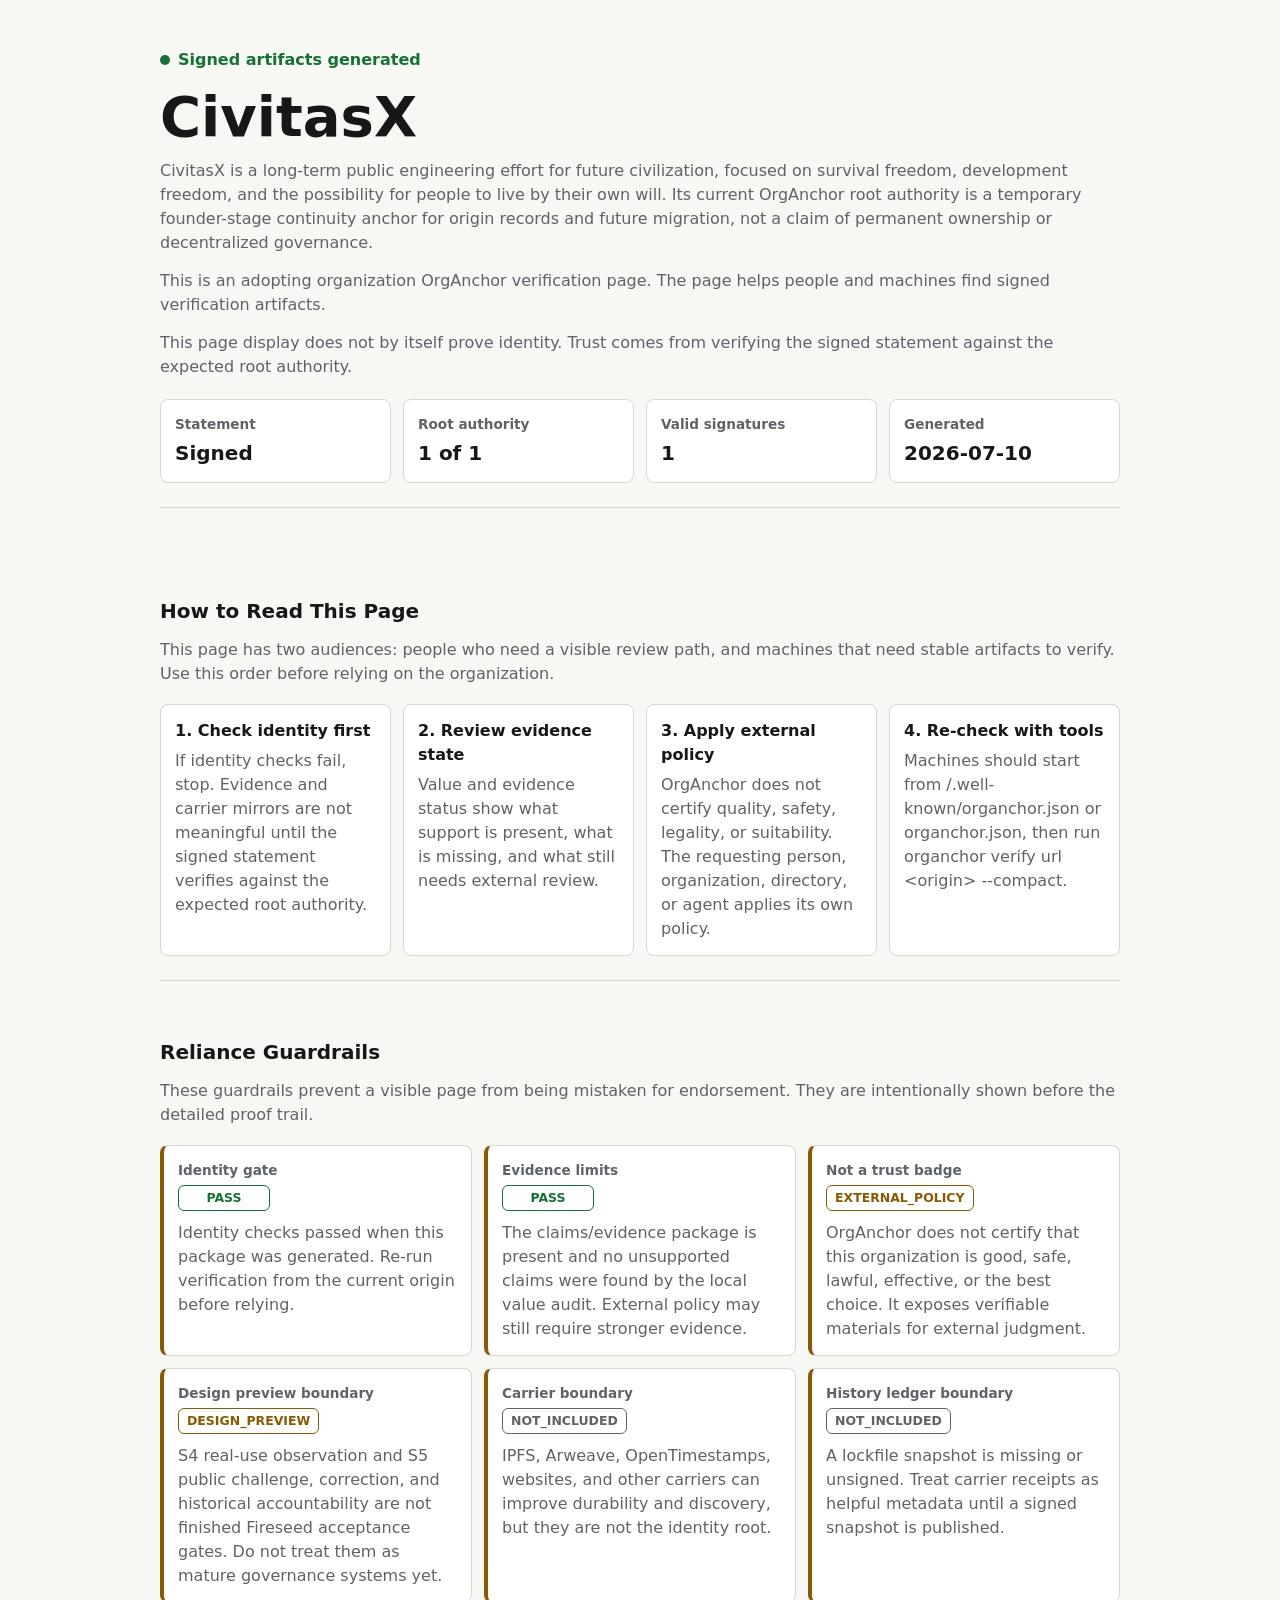
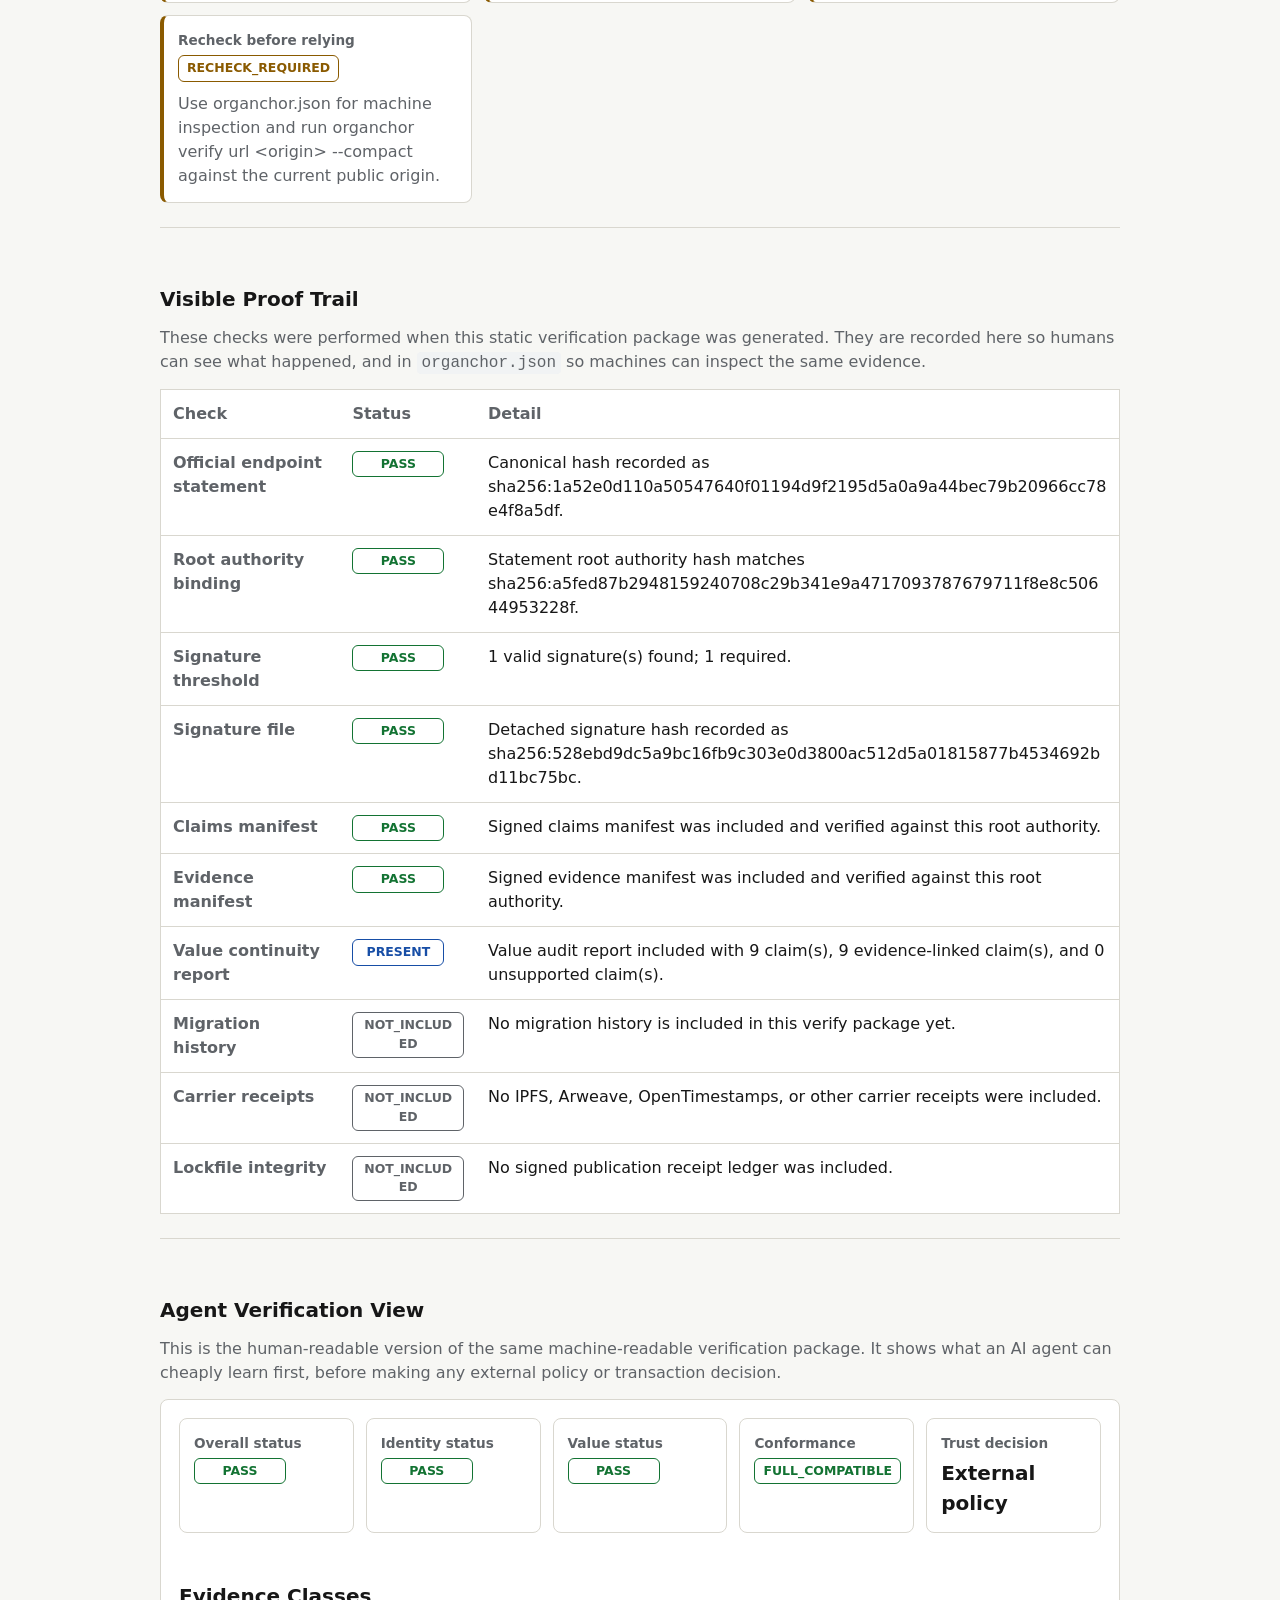
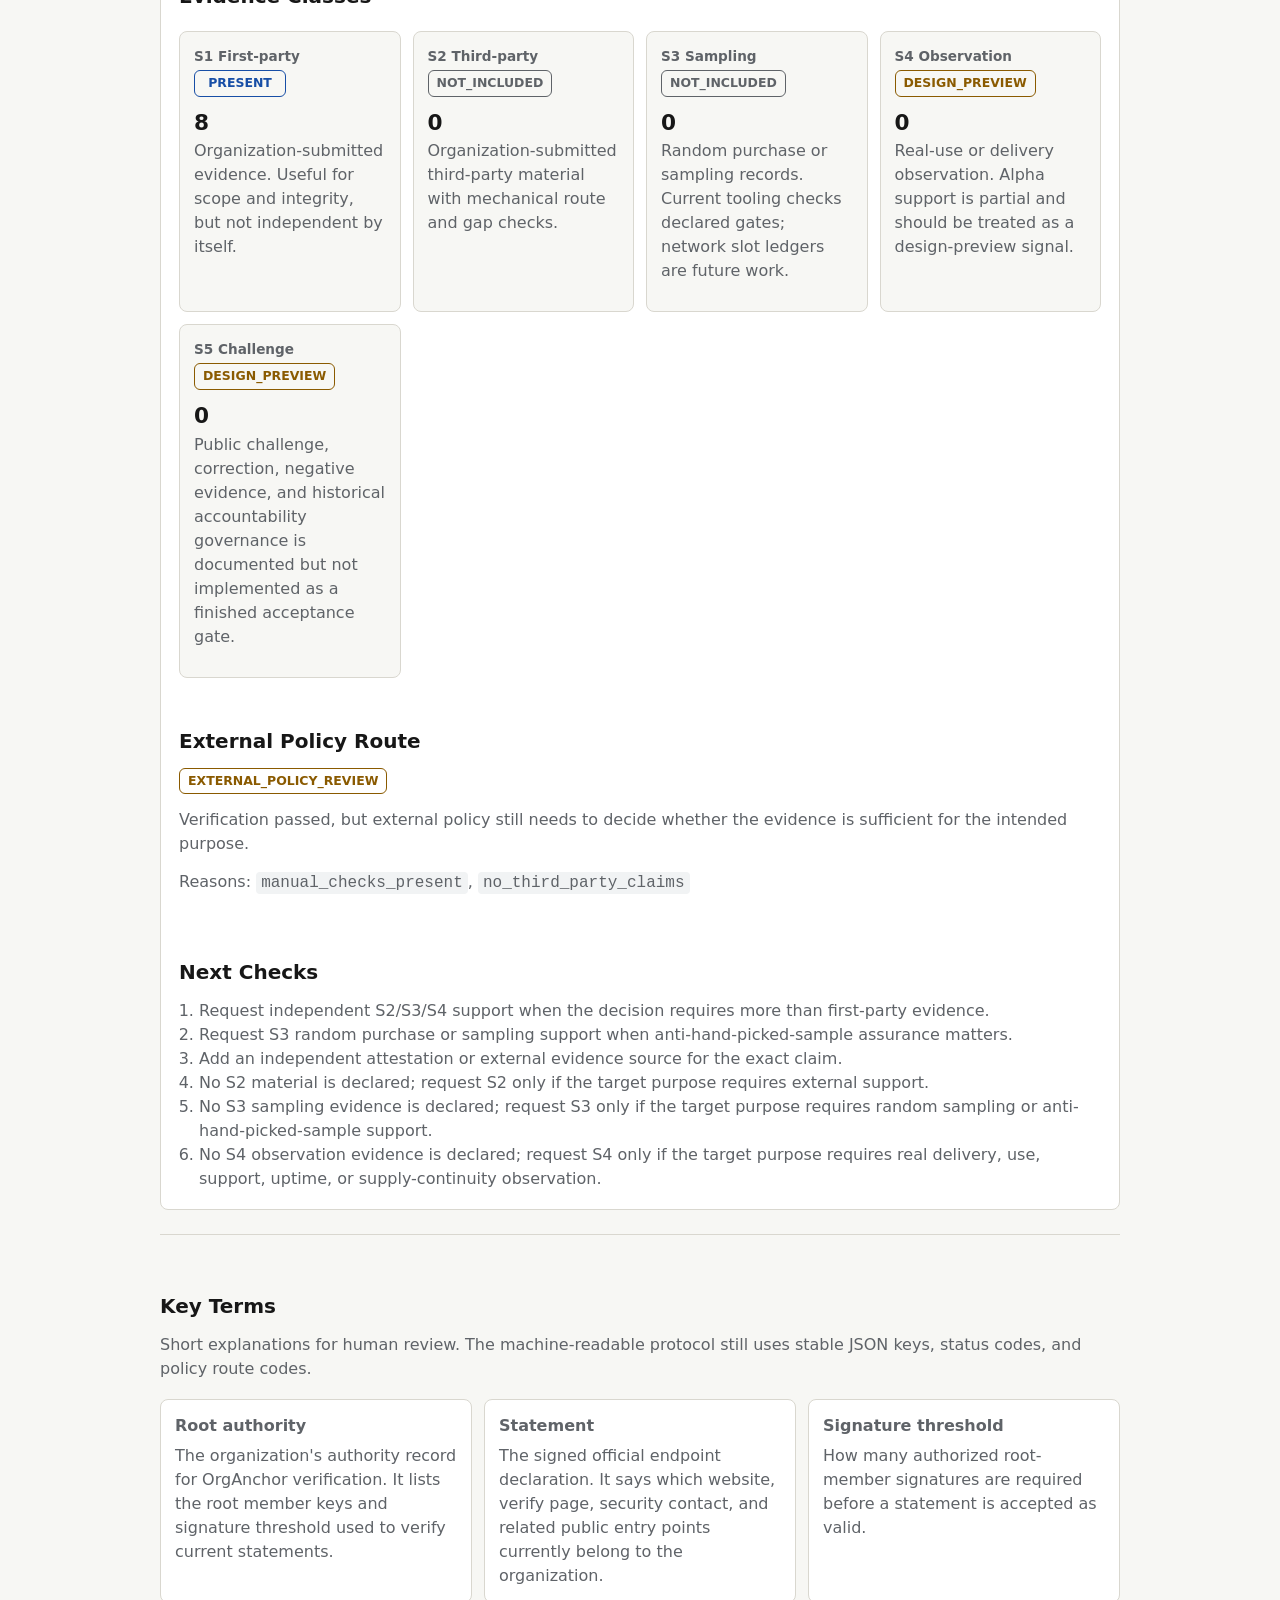
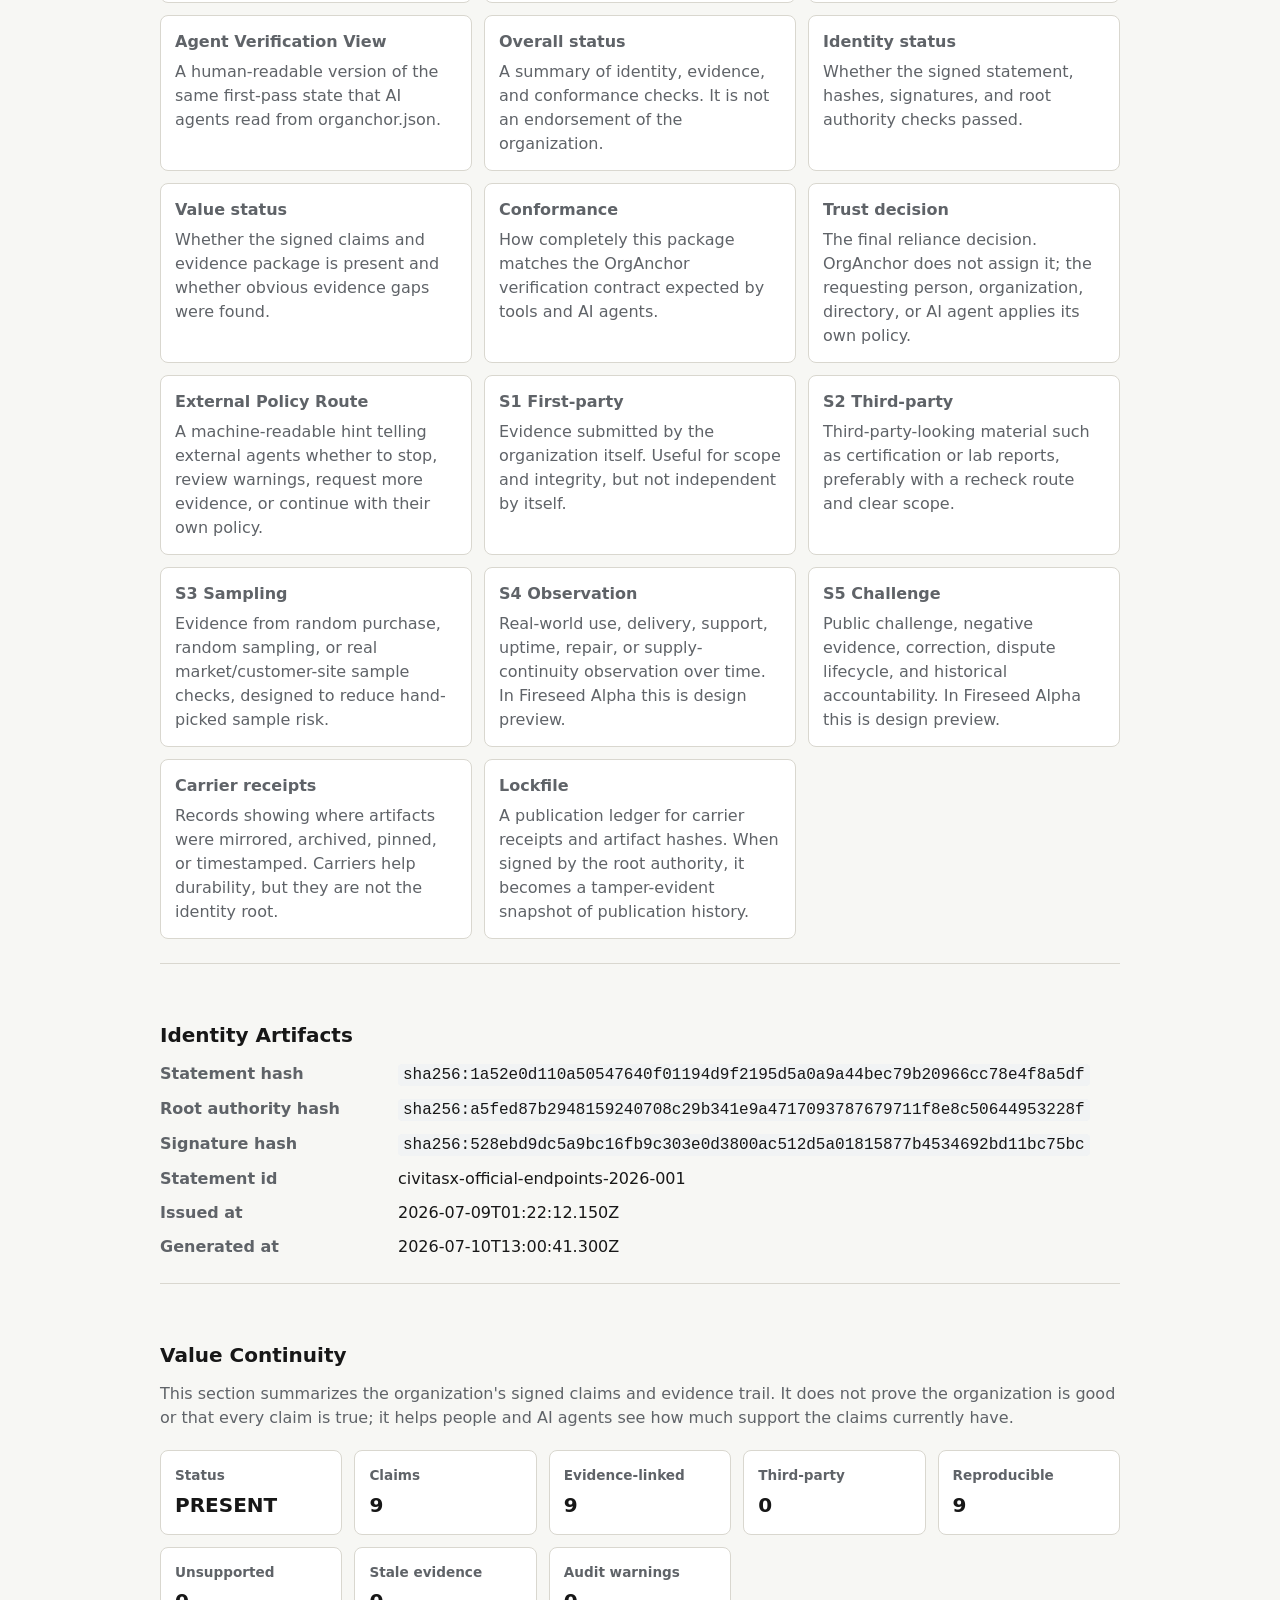
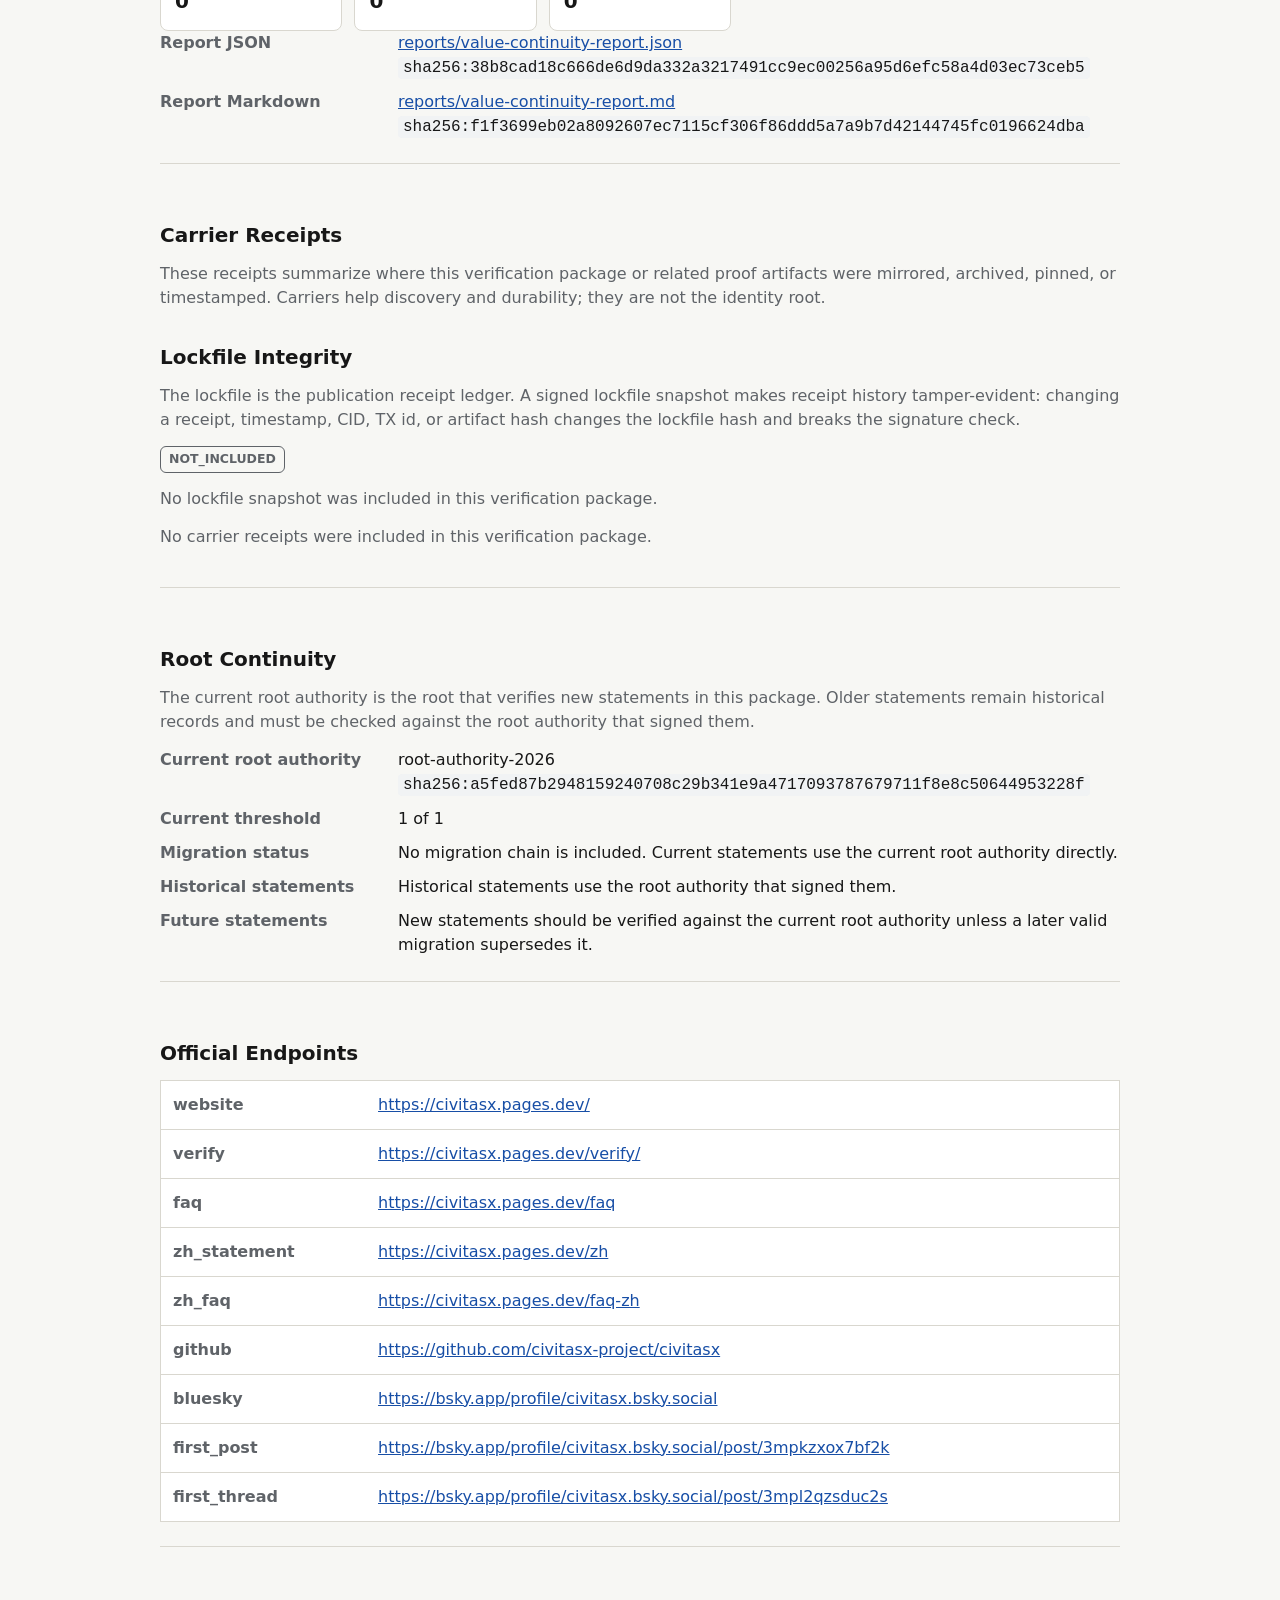
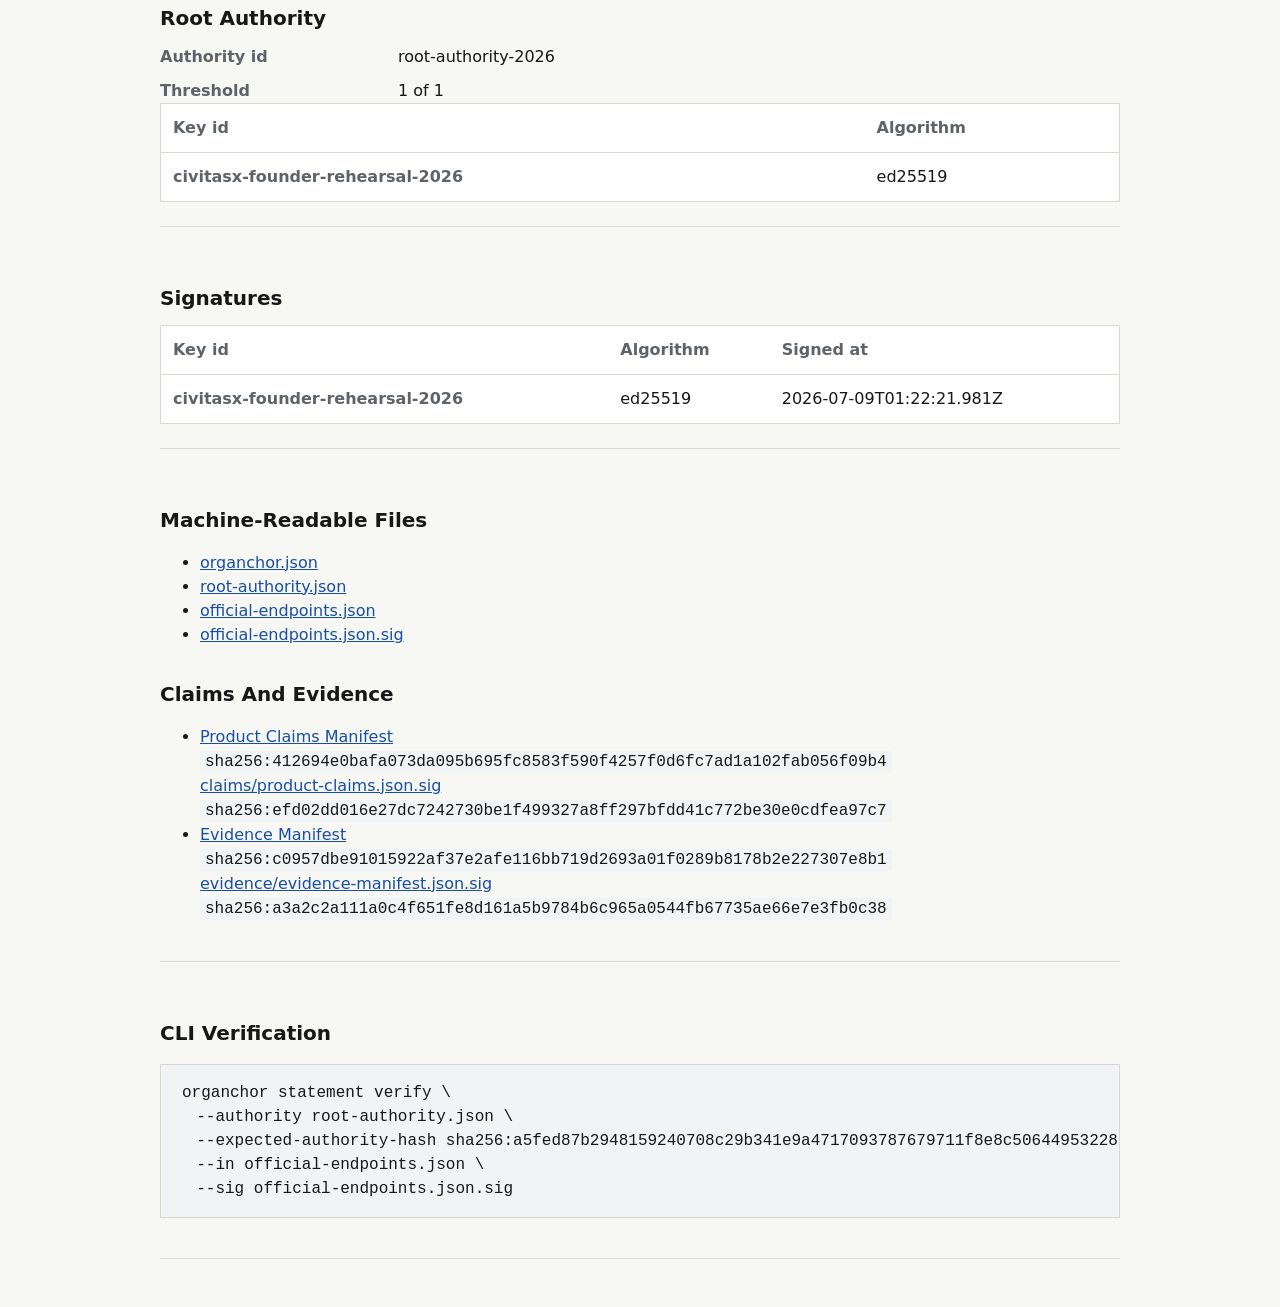
<file: organchor/history/2026-07-10-parent-value-001/index.html>
<!doctype html>
<html lang="en">
<head>
  <meta charset="utf-8">
  <meta name="viewport" content="width=device-width, initial-scale=1">
  <title>CivitasX Verification</title>
  <link rel="organchor" type="application/json" href="/.well-known/organchor.json">
  <link rel="alternate" type="application/json" href="./organchor.json" title="OrgAnchor verify index">
  <script type="application/ld+json">{"@context":"https://schema.org","@type":"Organization","name":"CivitasX","url":"https://civitasx.pages.dev/","description":"CivitasX is a long-term public engineering effort for future civilization, focused on survival freedom, development freedom, and the possibility for people to live by their own will. Its current OrgAnchor root authority is a temporary founder-stage continuity anchor for origin records and future migration, not a claim of permanent ownership or decentralized governance.","sameAs":["https://civitasx.pages.dev/","https://civitasx.pages.dev/verify/","https://civitasx.pages.dev/faq","https://civitasx.pages.dev/zh","https://civitasx.pages.dev/faq-zh","https://github.com/civitasx-project/civitasx","https://bsky.app/profile/civitasx.bsky.social","https://bsky.app/profile/civitasx.bsky.social/post/3mpkzxox7bf2k","https://bsky.app/profile/civitasx.bsky.social/post/3mpl2qzsduc2s"]}</script>
  <style>
    :root {
      color-scheme: light dark;
      --bg: #f7f7f4;
      --text: #171717;
      --muted: #5f6368;
      --line: #d9d7cf;
      --panel: #ffffff;
      --accent: #174ea6;
      --ok: #137333;
      --warn: #8a5a00;
      --neutral: #5f6368;
      --code: #f1f3f4;
    }

    @media (prefers-color-scheme: dark) {
      :root {
        --bg: #111111;
        --text: #f1f1f1;
        --muted: #b7b7b7;
        --line: #373737;
        --panel: #1a1a1a;
        --accent: #8ab4f8;
        --ok: #81c995;
        --warn: #fdd663;
        --neutral: #b7b7b7;
        --code: #242424;
      }
    }

    * {
      box-sizing: border-box;
    }

    body {
      margin: 0;
      background: var(--bg);
      color: var(--text);
      font: 16px/1.5 system-ui, -apple-system, BlinkMacSystemFont, "Segoe UI", sans-serif;
    }

    main {
      width: min(960px, calc(100% - 32px));
      margin: 0 auto;
      padding: 48px 0;
    }

    header {
      border-bottom: 1px solid var(--line);
      padding-bottom: 24px;
      margin-bottom: 32px;
    }

    h1 {
      margin: 0 0 12px;
      font-size: clamp(2rem, 5vw, 3.5rem);
      line-height: 1.05;
      letter-spacing: 0;
    }

    h2 {
      margin: 32px 0 12px;
      font-size: 1.25rem;
      letter-spacing: 0;
    }

    p {
      margin: 0 0 14px;
      color: var(--muted);
    }

    a {
      color: var(--accent);
    }

    .status {
      display: inline-flex;
      gap: 8px;
      align-items: center;
      color: var(--ok);
      font-weight: 700;
      margin-bottom: 16px;
    }

    .summary {
      display: grid;
      grid-template-columns: repeat(auto-fit, minmax(180px, 1fr));
      gap: 12px;
      margin-top: 20px;
    }

    .summary-item {
      border: 1px solid var(--line);
      background: var(--panel);
      padding: 14px;
      border-radius: 8px;
    }

    .summary-label {
      display: block;
      color: var(--muted);
      font-weight: 700;
      font-size: 0.85rem;
      margin-bottom: 4px;
    }

    .summary-value {
      font-size: 1.25rem;
      font-weight: 800;
    }

    .badge {
      display: inline-block;
      min-width: 92px;
      padding: 3px 8px;
      border-radius: 6px;
      font-size: 0.78rem;
      font-weight: 800;
      text-align: center;
      border: 1px solid currentColor;
    }

    .badge-pass {
      color: var(--ok);
    }

    .badge-present {
      color: var(--accent);
    }

    .badge-not_included {
      color: var(--neutral);
    }

    .badge-published,
    .badge-verified,
    .badge-signed {
      color: var(--ok);
    }

    .badge-manual_package,
    .badge-unsigned {
      color: var(--warn);
    }

    .badge-dry_run {
      color: var(--neutral);
    }

    .badge-warn,
    .badge-review_value_warnings,
    .badge-external_policy_review,
    .badge-partial,
    .badge-design_preview,
    .badge-manual_check_required {
      color: var(--warn);
    }

    .badge-fail,
    .badge-stop,
    .badge-stop_identity_failure,
    .badge-review_failed_checks {
      color: #b3261e;
    }

    .badge-external_policy,
    .badge-recheck_required {
      color: var(--warn);
    }

    .badge-full_compatible,
    .badge-ready_for_external_policy,
    .badge-identity_verify_pass,
    .badge-value_verify_pass {
      color: var(--ok);
    }

    .status::before {
      content: "";
      width: 10px;
      height: 10px;
      border-radius: 50%;
      background: var(--ok);
    }

    section {
      padding: 24px 0;
      border-bottom: 1px solid var(--line);
    }

    .agent-panel {
      display: grid;
      gap: 16px;
      border: 1px solid var(--line);
      background: var(--panel);
      padding: 18px;
      border-radius: 8px;
    }

    .agent-decision {
      display: grid;
      grid-template-columns: repeat(auto-fit, minmax(150px, 1fr));
      gap: 12px;
    }

    .agent-card {
      border: 1px solid var(--line);
      border-radius: 8px;
      padding: 14px;
      background: var(--bg);
    }

    .agent-card strong {
      display: block;
      margin-top: 10px;
      font-size: 1.35rem;
    }

    .next-actions {
      margin: 0;
      padding-left: 20px;
      color: var(--muted);
    }

    .read-steps {
      display: grid;
      grid-template-columns: repeat(auto-fit, minmax(210px, 1fr));
      gap: 12px;
      margin: 18px 0 0;
      padding: 0;
      list-style: none;
    }

    .read-step {
      border: 1px solid var(--line);
      background: var(--panel);
      border-radius: 8px;
      padding: 14px;
    }

    .read-step strong {
      display: block;
      margin-bottom: 6px;
    }

    .read-step p {
      margin: 0;
    }

    .guardrails {
      display: grid;
      grid-template-columns: repeat(auto-fit, minmax(240px, 1fr));
      gap: 12px;
      margin-top: 18px;
    }

    .guardrail-card {
      border: 1px solid var(--line);
      border-left: 4px solid var(--warn);
      background: var(--panel);
      border-radius: 8px;
      padding: 14px;
    }

    .guardrail-card p {
      margin: 10px 0 0;
    }

    .term-list {
      display: grid;
      grid-template-columns: repeat(auto-fit, minmax(240px, 1fr));
      gap: 12px;
      margin: 18px 0 0;
    }

    .term-item {
      border: 1px solid var(--line);
      background: var(--panel);
      border-radius: 8px;
      padding: 14px;
    }

    .term-item dt {
      margin-bottom: 6px;
    }

    .term-item dd {
      color: var(--muted);
    }

    dl {
      display: grid;
      grid-template-columns: minmax(140px, 220px) 1fr;
      gap: 10px 18px;
      margin: 0;
    }

    dt {
      color: var(--muted);
      font-weight: 700;
    }

    dd {
      margin: 0;
      overflow-wrap: anywhere;
    }

    table {
      width: 100%;
      border-collapse: collapse;
      background: var(--panel);
      border: 1px solid var(--line);
    }

    th,
    td {
      padding: 12px;
      border-bottom: 1px solid var(--line);
      text-align: left;
      vertical-align: top;
      overflow-wrap: anywhere;
    }

    th {
      color: var(--muted);
      font-weight: 700;
    }

    code,
    pre {
      font-family: ui-monospace, SFMono-Regular, Consolas, "Liberation Mono", monospace;
      background: var(--code);
    }

    code {
      padding: 2px 5px;
      border-radius: 4px;
    }

    :not(pre) > code {
      overflow-wrap: anywhere;
      word-break: break-word;
    }

    pre {
      overflow-x: auto;
      padding: 16px;
      border: 1px solid var(--line);
    }

    @media (max-width: 640px) {
      main {
        width: min(100% - 24px, 960px);
        padding: 32px 0;
      }

      dl {
        grid-template-columns: 1fr;
      }

      th,
      td {
        display: block;
        width: 100%;
      }
    }
  </style>
</head>
<body>
  <main>
    <header>
      <div class="status">Signed artifacts generated</div>
      <h1>CivitasX</h1>
      <p>CivitasX is a long-term public engineering effort for future civilization, focused on survival freedom, development freedom, and the possibility for people to live by their own will. Its current OrgAnchor root authority is a temporary founder-stage continuity anchor for origin records and future migration, not a claim of permanent ownership or decentralized governance.</p>
      <p>This is an adopting organization OrgAnchor verification page. The page helps people and machines find signed verification artifacts.</p>
      <p>This page display does not by itself prove identity. Trust comes from verifying the signed statement against the expected root authority.</p>
      <div class="summary" aria-label="Visible verification summary">
        <div class="summary-item">
          <span class="summary-label">Statement</span>
          <span class="summary-value">Signed</span>
        </div>
        <div class="summary-item">
          <span class="summary-label">Root authority</span>
          <span class="summary-value">1 of 1</span>
        </div>
        <div class="summary-item">
          <span class="summary-label">Valid signatures</span>
          <span class="summary-value">1</span>
        </div>
        <div class="summary-item">
          <span class="summary-label">Generated</span>
          <span class="summary-value">2026-07-10</span>
        </div>
      </div>
    </header>

    <section aria-labelledby="how-to-read">
      <h2 id="how-to-read">How to Read This Page</h2>
      <p>This page has two audiences: people who need a visible review path, and machines that need stable artifacts to verify. Use this order before relying on the organization.</p>
      <ol class="read-steps">

        <li class="read-step">
          <strong>1. Check identity first</strong>
          <p>If identity checks fail, stop. Evidence and carrier mirrors are not meaningful until the signed statement verifies against the expected root authority.</p>
        </li>

        <li class="read-step">
          <strong>2. Review evidence state</strong>
          <p>Value and evidence status show what support is present, what is missing, and what still needs external review.</p>
        </li>

        <li class="read-step">
          <strong>3. Apply external policy</strong>
          <p>OrgAnchor does not certify quality, safety, legality, or suitability. The requesting person, organization, directory, or agent applies its own policy.</p>
        </li>

        <li class="read-step">
          <strong>4. Re-check with tools</strong>
          <p>Machines should start from /.well-known/organchor.json or organchor.json, then run organchor verify url &lt;origin&gt; --compact.</p>
        </li>
      </ol>
    </section>

    <section aria-labelledby="reliance-guardrails">
      <h2 id="reliance-guardrails">Reliance Guardrails</h2>
      <p>These guardrails prevent a visible page from being mistaken for endorsement. They are intentionally shown before the detailed proof trail.</p>
      <div class="guardrails" aria-label="Reliance guardrails">

        <div class="guardrail-card">
          <span class="summary-label">Identity gate</span>
          <span class="badge badge-pass">PASS</span>
          <p>Identity checks passed when this package was generated. Re-run verification from the current origin before relying.</p>
        </div>

        <div class="guardrail-card">
          <span class="summary-label">Evidence limits</span>
          <span class="badge badge-pass">PASS</span>
          <p>The claims/evidence package is present and no unsupported claims were found by the local value audit. External policy may still require stronger evidence.</p>
        </div>

        <div class="guardrail-card">
          <span class="summary-label">Not a trust badge</span>
          <span class="badge badge-external_policy">EXTERNAL_POLICY</span>
          <p>OrgAnchor does not certify that this organization is good, safe, lawful, effective, or the best choice. It exposes verifiable materials for external judgment.</p>
        </div>

        <div class="guardrail-card">
          <span class="summary-label">Design preview boundary</span>
          <span class="badge badge-design_preview">DESIGN_PREVIEW</span>
          <p>S4 real-use observation and S5 public challenge, correction, and historical accountability are not finished Fireseed acceptance gates. Do not treat them as mature governance systems yet.</p>
        </div>

        <div class="guardrail-card">
          <span class="summary-label">Carrier boundary</span>
          <span class="badge badge-not_included">NOT_INCLUDED</span>
          <p>IPFS, Arweave, OpenTimestamps, websites, and other carriers can improve durability and discovery, but they are not the identity root.</p>
        </div>

        <div class="guardrail-card">
          <span class="summary-label">History ledger boundary</span>
          <span class="badge badge-not_included">NOT_INCLUDED</span>
          <p>A lockfile snapshot is missing or unsigned. Treat carrier receipts as helpful metadata until a signed snapshot is published.</p>
        </div>

        <div class="guardrail-card">
          <span class="summary-label">Recheck before relying</span>
          <span class="badge badge-recheck_required">RECHECK_REQUIRED</span>
          <p>Use organchor.json for machine inspection and run organchor verify url &lt;origin&gt; --compact against the current public origin.</p>
        </div>
      </div>
    </section>

    <section aria-labelledby="proof-trail">
      <h2 id="proof-trail">Visible Proof Trail</h2>
      <p>These checks were performed when this static verification package was generated. They are recorded here so humans can see what happened, and in <code>organchor.json</code> so machines can inspect the same evidence.</p>
      <table>
        <thead>
          <tr>
            <th scope="col">Check</th>
            <th scope="col">Status</th>
            <th scope="col">Detail</th>
          </tr>
        </thead>
        <tbody>

        <tr>
          <th scope="row">Official endpoint statement</th>
          <td><span class="badge badge-pass">PASS</span></td>
          <td>Canonical hash recorded as sha256:1a52e0d110a50547640f01194d9f2195d5a0a9a44bec79b20966cc78e4f8a5df.</td>
        </tr>

        <tr>
          <th scope="row">Root authority binding</th>
          <td><span class="badge badge-pass">PASS</span></td>
          <td>Statement root authority hash matches sha256:a5fed87b2948159240708c29b341e9a4717093787679711f8e8c50644953228f.</td>
        </tr>

        <tr>
          <th scope="row">Signature threshold</th>
          <td><span class="badge badge-pass">PASS</span></td>
          <td>1 valid signature(s) found; 1 required.</td>
        </tr>

        <tr>
          <th scope="row">Signature file</th>
          <td><span class="badge badge-pass">PASS</span></td>
          <td>Detached signature hash recorded as sha256:528ebd9dc5a9bc16fb9c303e0d3800ac512d5a01815877b4534692bd11bc75bc.</td>
        </tr>

        <tr>
          <th scope="row">Claims manifest</th>
          <td><span class="badge badge-pass">PASS</span></td>
          <td>Signed claims manifest was included and verified against this root authority.</td>
        </tr>

        <tr>
          <th scope="row">Evidence manifest</th>
          <td><span class="badge badge-pass">PASS</span></td>
          <td>Signed evidence manifest was included and verified against this root authority.</td>
        </tr>

        <tr>
          <th scope="row">Value continuity report</th>
          <td><span class="badge badge-present">PRESENT</span></td>
          <td>Value audit report included with 9 claim(s), 9 evidence-linked claim(s), and 0 unsupported claim(s).</td>
        </tr>

        <tr>
          <th scope="row">Migration history</th>
          <td><span class="badge badge-not_included">NOT_INCLUDED</span></td>
          <td>No migration history is included in this verify package yet.</td>
        </tr>

        <tr>
          <th scope="row">Carrier receipts</th>
          <td><span class="badge badge-not_included">NOT_INCLUDED</span></td>
          <td>No IPFS, Arweave, OpenTimestamps, or other carrier receipts were included.</td>
        </tr>

        <tr>
          <th scope="row">Lockfile integrity</th>
          <td><span class="badge badge-not_included">NOT_INCLUDED</span></td>
          <td>No signed publication receipt ledger was included.</td>
        </tr>
        </tbody>
      </table>
    </section>

    <section aria-labelledby="agent-view">
      <h2 id="agent-view">Agent Verification View</h2>
      <p>This is the human-readable version of the same machine-readable verification package. It shows what an AI agent can cheaply learn first, before making any external policy or transaction decision.</p>
      <div class="agent-panel">
        <div class="agent-decision" aria-label="AI agent first-pass decision summary">
          <div class="summary-item">
            <span class="summary-label">Overall status</span>
            <span class="badge badge-pass">PASS</span>
          </div>
          <div class="summary-item">
            <span class="summary-label">Identity status</span>
            <span class="badge badge-pass">PASS</span>
          </div>
          <div class="summary-item">
            <span class="summary-label">Value status</span>
            <span class="badge badge-pass">PASS</span>
          </div>
          <div class="summary-item">
            <span class="summary-label">Conformance</span>
            <span class="badge badge-full_compatible">FULL_COMPATIBLE</span>
          </div>
          <div class="summary-item">
            <span class="summary-label">Trust decision</span>
            <span class="summary-value">External policy</span>
          </div>
        </div>
        <div>
          <h2>Evidence Classes</h2>
          <div class="summary" aria-label="Evidence class summary">

        <div class="agent-card">
          <span class="summary-label">S1 First-party</span>
          <span class="badge badge-present">PRESENT</span>
          <strong>8</strong>
          <p>Organization-submitted evidence. Useful for scope and integrity, but not independent by itself.</p>
        </div>

        <div class="agent-card">
          <span class="summary-label">S2 Third-party</span>
          <span class="badge badge-not_included">NOT_INCLUDED</span>
          <strong>0</strong>
          <p>Organization-submitted third-party material with mechanical route and gap checks.</p>
        </div>

        <div class="agent-card">
          <span class="summary-label">S3 Sampling</span>
          <span class="badge badge-not_included">NOT_INCLUDED</span>
          <strong>0</strong>
          <p>Random purchase or sampling records. Current tooling checks declared gates; network slot ledgers are future work.</p>
        </div>

        <div class="agent-card">
          <span class="summary-label">S4 Observation</span>
          <span class="badge badge-design_preview">DESIGN_PREVIEW</span>
          <strong>0</strong>
          <p>Real-use or delivery observation. Alpha support is partial and should be treated as a design-preview signal.</p>
        </div>

        <div class="agent-card">
          <span class="summary-label">S5 Challenge</span>
          <span class="badge badge-design_preview">DESIGN_PREVIEW</span>
          <strong>0</strong>
          <p>Public challenge, correction, negative evidence, and historical accountability governance is documented but not implemented as a finished acceptance gate.</p>
        </div>
          </div>
        </div>
        <div>
          <h2>External Policy Route</h2>
          <p><span class="badge badge-external_policy_review">EXTERNAL_POLICY_REVIEW</span></p>
          <p>Verification passed, but external policy still needs to decide whether the evidence is sufficient for the intended purpose.</p>
          <p>Reasons: <code>manual_checks_present</code>, <code>no_third_party_claims</code></p>
        </div>
        <div>
          <h2>Next Checks</h2>
          <ol class="next-actions">
<li>Request independent S2/S3/S4 support when the decision requires more than first-party evidence.</li>
<li>Request S3 random purchase or sampling support when anti-hand-picked-sample assurance matters.</li>
<li>Add an independent attestation or external evidence source for the exact claim.</li>
<li>No S2 material is declared; request S2 only if the target purpose requires external support.</li>
<li>No S3 sampling evidence is declared; request S3 only if the target purpose requires random sampling or anti-hand-picked-sample support.</li>
<li>No S4 observation evidence is declared; request S4 only if the target purpose requires real delivery, use, support, uptime, or supply-continuity observation.</li>
          </ol>
        </div>
      </div>
    </section>

    <section aria-labelledby="key-terms">
      <h2 id="key-terms">Key Terms</h2>
      <p>Short explanations for human review. The machine-readable protocol still uses stable JSON keys, status codes, and policy route codes.</p>
      <dl class="term-list">

        <div class="term-item">
          <dt>Root authority</dt>
          <dd>The organization&#39;s authority record for OrgAnchor verification. It lists the root member keys and signature threshold used to verify current statements.</dd>
        </div>

        <div class="term-item">
          <dt>Statement</dt>
          <dd>The signed official endpoint declaration. It says which website, verify page, security contact, and related public entry points currently belong to the organization.</dd>
        </div>

        <div class="term-item">
          <dt>Signature threshold</dt>
          <dd>How many authorized root-member signatures are required before a statement is accepted as valid.</dd>
        </div>

        <div class="term-item">
          <dt>Agent Verification View</dt>
          <dd>A human-readable version of the same first-pass state that AI agents read from organchor.json.</dd>
        </div>

        <div class="term-item">
          <dt>Overall status</dt>
          <dd>A summary of identity, evidence, and conformance checks. It is not an endorsement of the organization.</dd>
        </div>

        <div class="term-item">
          <dt>Identity status</dt>
          <dd>Whether the signed statement, hashes, signatures, and root authority checks passed.</dd>
        </div>

        <div class="term-item">
          <dt>Value status</dt>
          <dd>Whether the signed claims and evidence package is present and whether obvious evidence gaps were found.</dd>
        </div>

        <div class="term-item">
          <dt>Conformance</dt>
          <dd>How completely this package matches the OrgAnchor verification contract expected by tools and AI agents.</dd>
        </div>

        <div class="term-item">
          <dt>Trust decision</dt>
          <dd>The final reliance decision. OrgAnchor does not assign it; the requesting person, organization, directory, or AI agent applies its own policy.</dd>
        </div>

        <div class="term-item">
          <dt>External Policy Route</dt>
          <dd>A machine-readable hint telling external agents whether to stop, review warnings, request more evidence, or continue with their own policy.</dd>
        </div>

        <div class="term-item">
          <dt>S1 First-party</dt>
          <dd>Evidence submitted by the organization itself. Useful for scope and integrity, but not independent by itself.</dd>
        </div>

        <div class="term-item">
          <dt>S2 Third-party</dt>
          <dd>Third-party-looking material such as certification or lab reports, preferably with a recheck route and clear scope.</dd>
        </div>

        <div class="term-item">
          <dt>S3 Sampling</dt>
          <dd>Evidence from random purchase, random sampling, or real market/customer-site sample checks, designed to reduce hand-picked sample risk.</dd>
        </div>

        <div class="term-item">
          <dt>S4 Observation</dt>
          <dd>Real-world use, delivery, support, uptime, repair, or supply-continuity observation over time. In Fireseed Alpha this is design preview.</dd>
        </div>

        <div class="term-item">
          <dt>S5 Challenge</dt>
          <dd>Public challenge, negative evidence, correction, dispute lifecycle, and historical accountability. In Fireseed Alpha this is design preview.</dd>
        </div>

        <div class="term-item">
          <dt>Carrier receipts</dt>
          <dd>Records showing where artifacts were mirrored, archived, pinned, or timestamped. Carriers help durability, but they are not the identity root.</dd>
        </div>

        <div class="term-item">
          <dt>Lockfile</dt>
          <dd>A publication ledger for carrier receipts and artifact hashes. When signed by the root authority, it becomes a tamper-evident snapshot of publication history.</dd>
        </div>
      </dl>
    </section>

    <section aria-labelledby="identity">
      <h2 id="identity">Identity Artifacts</h2>
      <dl>
        <dt>Statement hash</dt>
        <dd><code>sha256:1a52e0d110a50547640f01194d9f2195d5a0a9a44bec79b20966cc78e4f8a5df</code></dd>
        <dt>Root authority hash</dt>
        <dd><code>sha256:a5fed87b2948159240708c29b341e9a4717093787679711f8e8c50644953228f</code></dd>
        <dt>Signature hash</dt>
        <dd><code>sha256:528ebd9dc5a9bc16fb9c303e0d3800ac512d5a01815877b4534692bd11bc75bc</code></dd>
        <dt>Statement id</dt>
        <dd>civitasx-official-endpoints-2026-001</dd>
        <dt>Issued at</dt>
        <dd>2026-07-09T01:22:12.150Z</dd>
        <dt>Generated at</dt>
        <dd>2026-07-10T13:00:41.300Z</dd>
      </dl>
    </section>

    <section aria-labelledby="value-continuity">
      <h2 id="value-continuity">Value Continuity</h2>
      <p>This section summarizes the organization's signed claims and evidence trail. It does not prove the organization is good or that every claim is true; it helps people and AI agents see how much support the claims currently have.</p>
      <div class="summary" aria-label="Value continuity summary">
        <div class="summary-item">
          <span class="summary-label">Status</span>
          <span class="summary-value">PRESENT</span>
        </div>
        <div class="summary-item">
          <span class="summary-label">Claims</span>
          <span class="summary-value">9</span>
        </div>
        <div class="summary-item">
          <span class="summary-label">Evidence-linked</span>
          <span class="summary-value">9</span>
        </div>
        <div class="summary-item">
          <span class="summary-label">Third-party</span>
          <span class="summary-value">0</span>
        </div>
        <div class="summary-item">
          <span class="summary-label">Reproducible</span>
          <span class="summary-value">9</span>
        </div>
        <div class="summary-item">
          <span class="summary-label">Unsupported</span>
          <span class="summary-value">0</span>
        </div>
        <div class="summary-item">
          <span class="summary-label">Stale evidence</span>
          <span class="summary-value">0</span>
        </div>
        <div class="summary-item">
          <span class="summary-label">Audit warnings</span>
          <span class="summary-value">0</span>
        </div>
      </div>
      <dl>
        <dt>Report JSON</dt>
        <dd><a href="./reports/value-continuity-report.json">reports/value-continuity-report.json</a><br><code>sha256:38b8cad18c666de6d9da332a3217491cc9ec00256a95d6efc58a4d03ec73ceb5</code></dd>
        <dt>Report Markdown</dt>
        <dd><a href="./reports/value-continuity-report.md">reports/value-continuity-report.md</a><br><code>sha256:f1f3699eb02a8092607ec7115cf306f86ddd5a7a9b7d42144745fc0196624dba</code></dd>
      </dl>
    </section>

    <section aria-labelledby="carrier-receipts">
      <h2 id="carrier-receipts">Carrier Receipts</h2>
      <p>These receipts summarize where this verification package or related proof artifacts were mirrored, archived, pinned, or timestamped. Carriers help discovery and durability; they are not the identity root.</p>
      <h2>Lockfile Integrity</h2>
      <p>The lockfile is the publication receipt ledger. A signed lockfile snapshot makes receipt history tamper-evident: changing a receipt, timestamp, CID, TX id, or artifact hash changes the lockfile hash and breaks the signature check.</p>
      <p><span class="badge badge-not_included">NOT_INCLUDED</span></p>
      <p>No lockfile snapshot was included in this verification package.</p>
      <p>No carrier receipts were included in this verification package.</p>
    </section>

    <section aria-labelledby="root-continuity">
      <h2 id="root-continuity">Root Continuity</h2>
      <p>The current root authority is the root that verifies new statements in this package. Older statements remain historical records and must be checked against the root authority that signed them.</p>
      <dl>
        <dt>Current root authority</dt>
        <dd>root-authority-2026<br><code>sha256:a5fed87b2948159240708c29b341e9a4717093787679711f8e8c50644953228f</code></dd>
        <dt>Current threshold</dt>
        <dd>1 of 1</dd>
        <dt>Migration status</dt>
        <dd>No migration chain is included. Current statements use the current root authority directly.</dd>
        <dt>Historical statements</dt>
        <dd>Historical statements use the root authority that signed them.</dd>
        <dt>Future statements</dt>
        <dd>New statements should be verified against the current root authority unless a later valid migration supersedes it.</dd>
      </dl>
      
    </section>

    <section aria-labelledby="endpoints">
      <h2 id="endpoints">Official Endpoints</h2>
      <table>
        <tbody>
        <tr>
          <th scope="row">website</th>
          <td><a href="https://civitasx.pages.dev/">https://civitasx.pages.dev/</a></td>
        </tr>
        <tr>
          <th scope="row">verify</th>
          <td><a href="https://civitasx.pages.dev/verify/">https://civitasx.pages.dev/verify/</a></td>
        </tr>
        <tr>
          <th scope="row">faq</th>
          <td><a href="https://civitasx.pages.dev/faq">https://civitasx.pages.dev/faq</a></td>
        </tr>
        <tr>
          <th scope="row">zh_statement</th>
          <td><a href="https://civitasx.pages.dev/zh">https://civitasx.pages.dev/zh</a></td>
        </tr>
        <tr>
          <th scope="row">zh_faq</th>
          <td><a href="https://civitasx.pages.dev/faq-zh">https://civitasx.pages.dev/faq-zh</a></td>
        </tr>
        <tr>
          <th scope="row">github</th>
          <td><a href="https://github.com/civitasx-project/civitasx">https://github.com/civitasx-project/civitasx</a></td>
        </tr>
        <tr>
          <th scope="row">bluesky</th>
          <td><a href="https://bsky.app/profile/civitasx.bsky.social">https://bsky.app/profile/civitasx.bsky.social</a></td>
        </tr>
        <tr>
          <th scope="row">first_post</th>
          <td><a href="https://bsky.app/profile/civitasx.bsky.social/post/3mpkzxox7bf2k">https://bsky.app/profile/civitasx.bsky.social/post/3mpkzxox7bf2k</a></td>
        </tr>
        <tr>
          <th scope="row">first_thread</th>
          <td><a href="https://bsky.app/profile/civitasx.bsky.social/post/3mpl2qzsduc2s">https://bsky.app/profile/civitasx.bsky.social/post/3mpl2qzsduc2s</a></td>
        </tr>
        </tbody>
      </table>
    </section>

    <section aria-labelledby="authority">
      <h2 id="authority">Root Authority</h2>
      <dl>
        <dt>Authority id</dt>
        <dd>root-authority-2026</dd>
        <dt>Threshold</dt>
        <dd>1 of 1</dd>
      </dl>
      <table>
        <thead>
          <tr>
            <th scope="col">Key id</th>
            <th scope="col">Algorithm</th>
          </tr>
        </thead>
        <tbody>

        <tr>
          <th scope="row">civitasx-founder-rehearsal-2026</th>
          <td>ed25519</td>
        </tr>
        </tbody>
      </table>
    </section>

    <section aria-labelledby="signatures">
      <h2 id="signatures">Signatures</h2>
      <table>
        <thead>
          <tr>
            <th scope="col">Key id</th>
            <th scope="col">Algorithm</th>
            <th scope="col">Signed at</th>
          </tr>
        </thead>
        <tbody>

        <tr>
          <th scope="row">civitasx-founder-rehearsal-2026</th>
          <td>ed25519</td>
          <td>2026-07-09T01:22:21.981Z</td>
        </tr>
        </tbody>
      </table>
    </section>

    

    <section aria-labelledby="files">
      <h2 id="files">Machine-Readable Files</h2>
      <ul>
        <li><a href="./organchor.json">organchor.json</a></li>
        <li><a href="./root-authority.json">root-authority.json</a></li>
        <li><a href="./official-endpoints.json">official-endpoints.json</a></li>
        <li><a href="./official-endpoints.json.sig">official-endpoints.json.sig</a></li>
        
        
      </ul>
      <h2>Claims And Evidence</h2><ul>
        <li>
          <a href="./claims/product-claims.json">Product Claims Manifest</a>
          <br><code>sha256:412694e0bafa073da095b695fc8583f590f4257f0d6fc7ad1a102fab056f09b4</code>
          <br><a href="./claims/product-claims.json.sig">claims/product-claims.json.sig</a>
          <br><code>sha256:efd02dd016e27dc7242730be1f499327a8ff297bfdd41c772be30e0cdfea97c7</code>
        </li>

        <li>
          <a href="./evidence/evidence-manifest.json">Evidence Manifest</a>
          <br><code>sha256:c0957dbe91015922af37e2afe116bb719d2693a01f0289b8178b2e227307e8b1</code>
          <br><a href="./evidence/evidence-manifest.json.sig">evidence/evidence-manifest.json.sig</a>
          <br><code>sha256:a3a2c2a111a0c4f651fe8d161a5b9784b6c965a0544fb67735ae66e7e3fb0c38</code>
        </li>
      </ul>
      
    </section>

    <section aria-labelledby="verify">
      <h2 id="verify">CLI Verification</h2>
      <pre><code>organchor statement verify \
  --authority root-authority.json \
  --expected-authority-hash sha256:a5fed87b2948159240708c29b341e9a4717093787679711f8e8c50644953228f \
  --in official-endpoints.json \
  --sig official-endpoints.json.sig</code></pre>
    </section>
  </main>
</body>
</html>
</file>
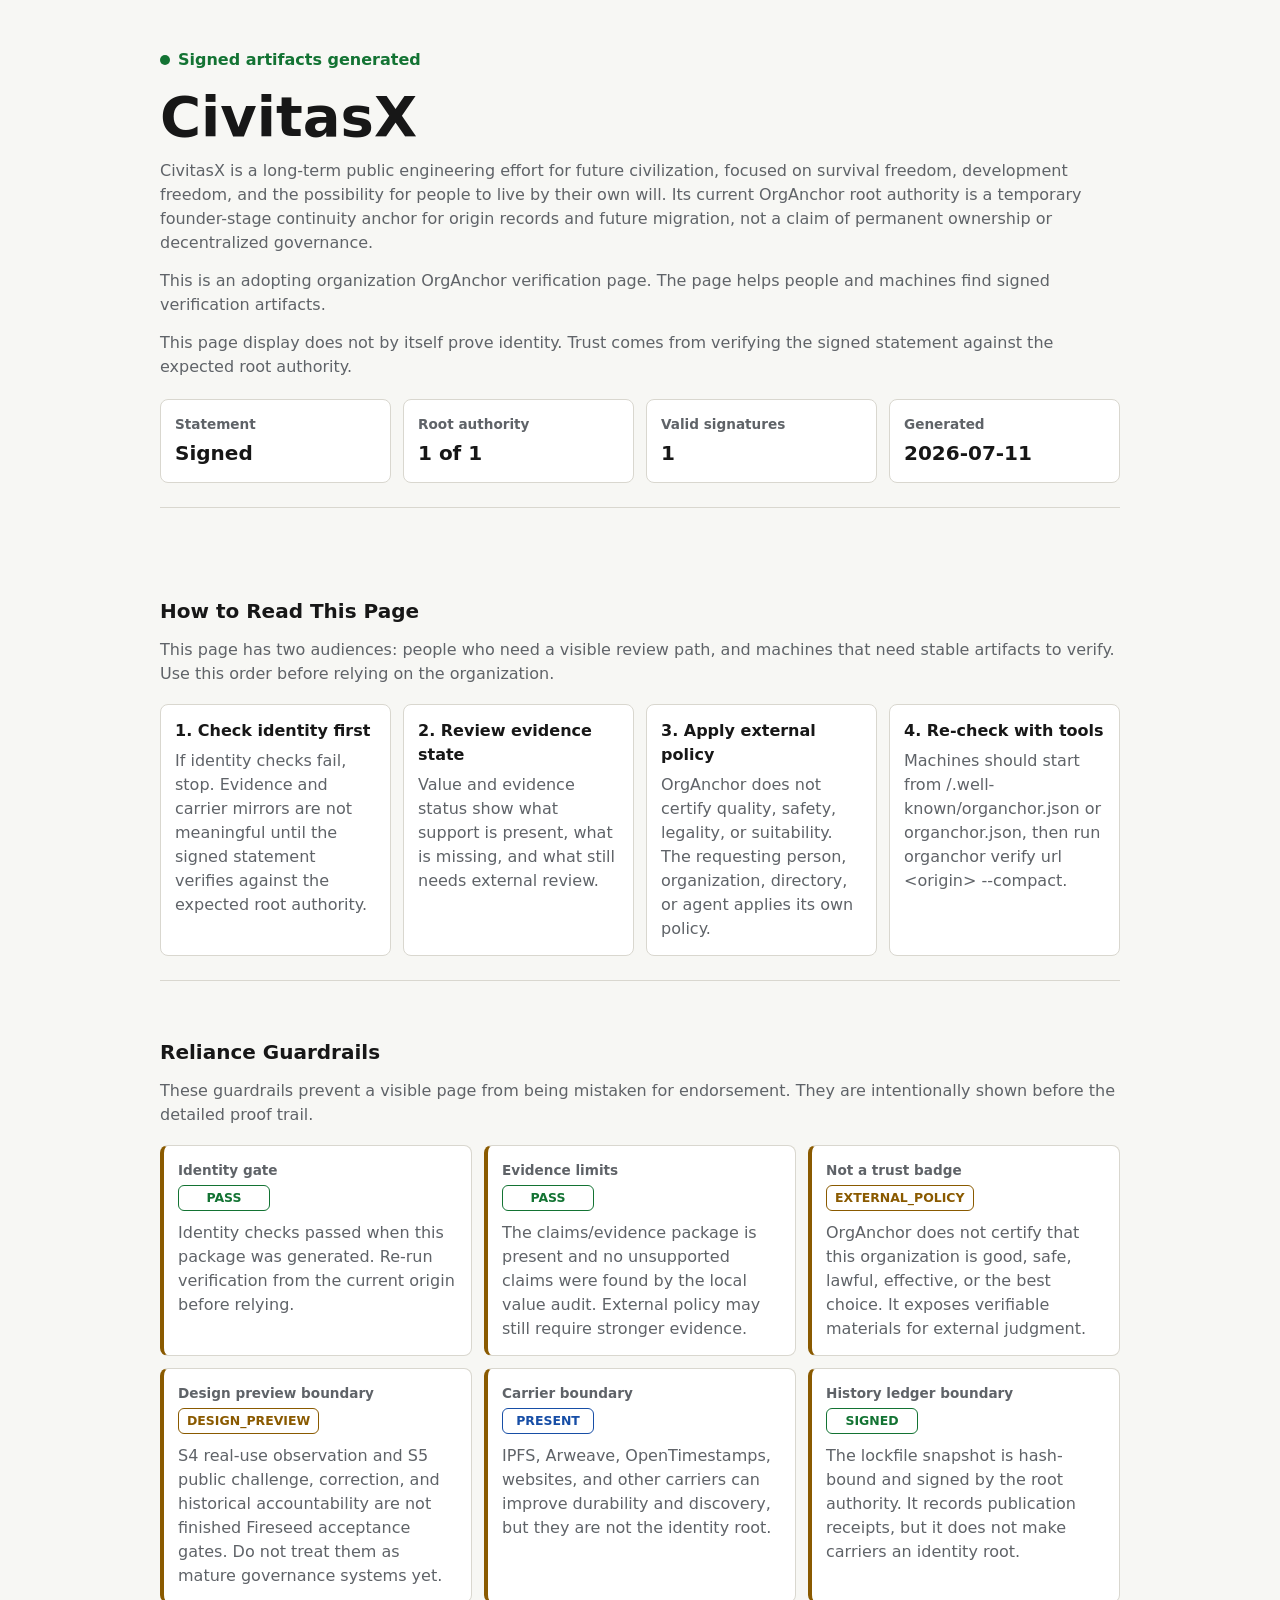
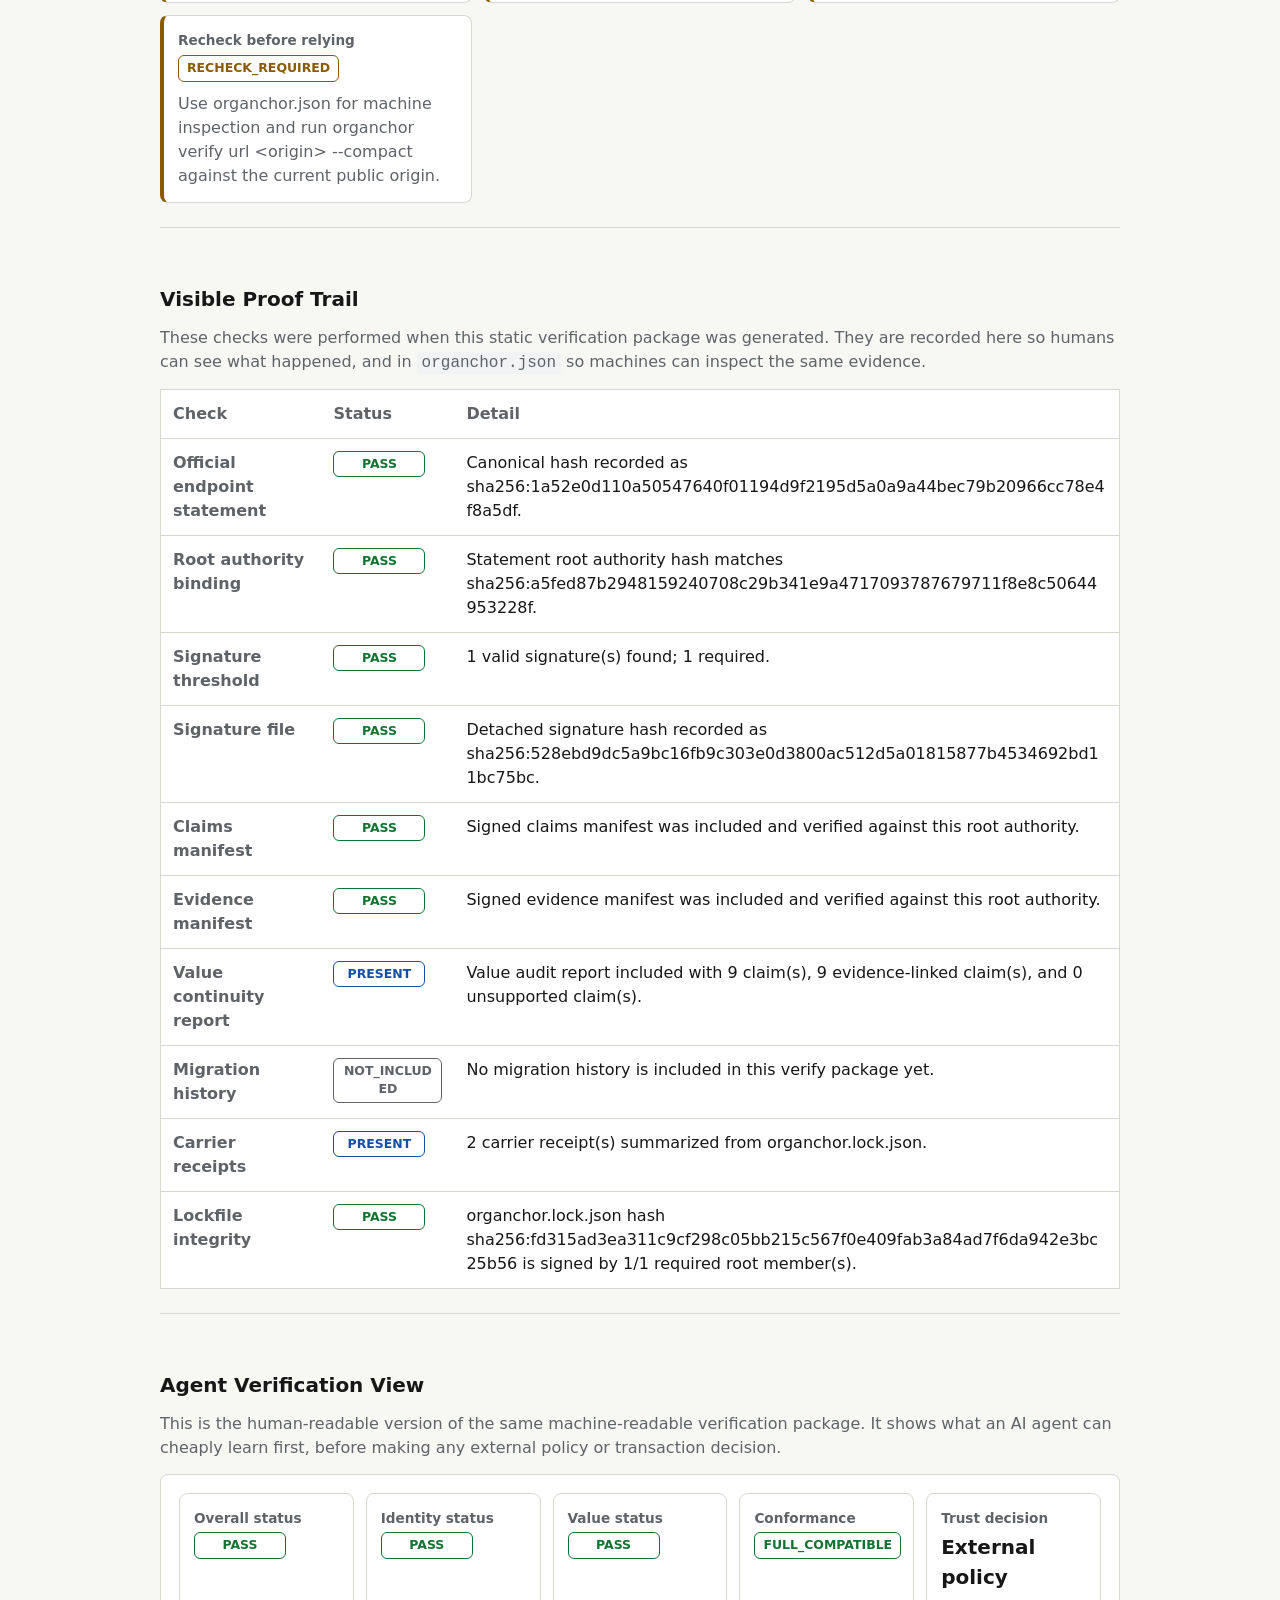
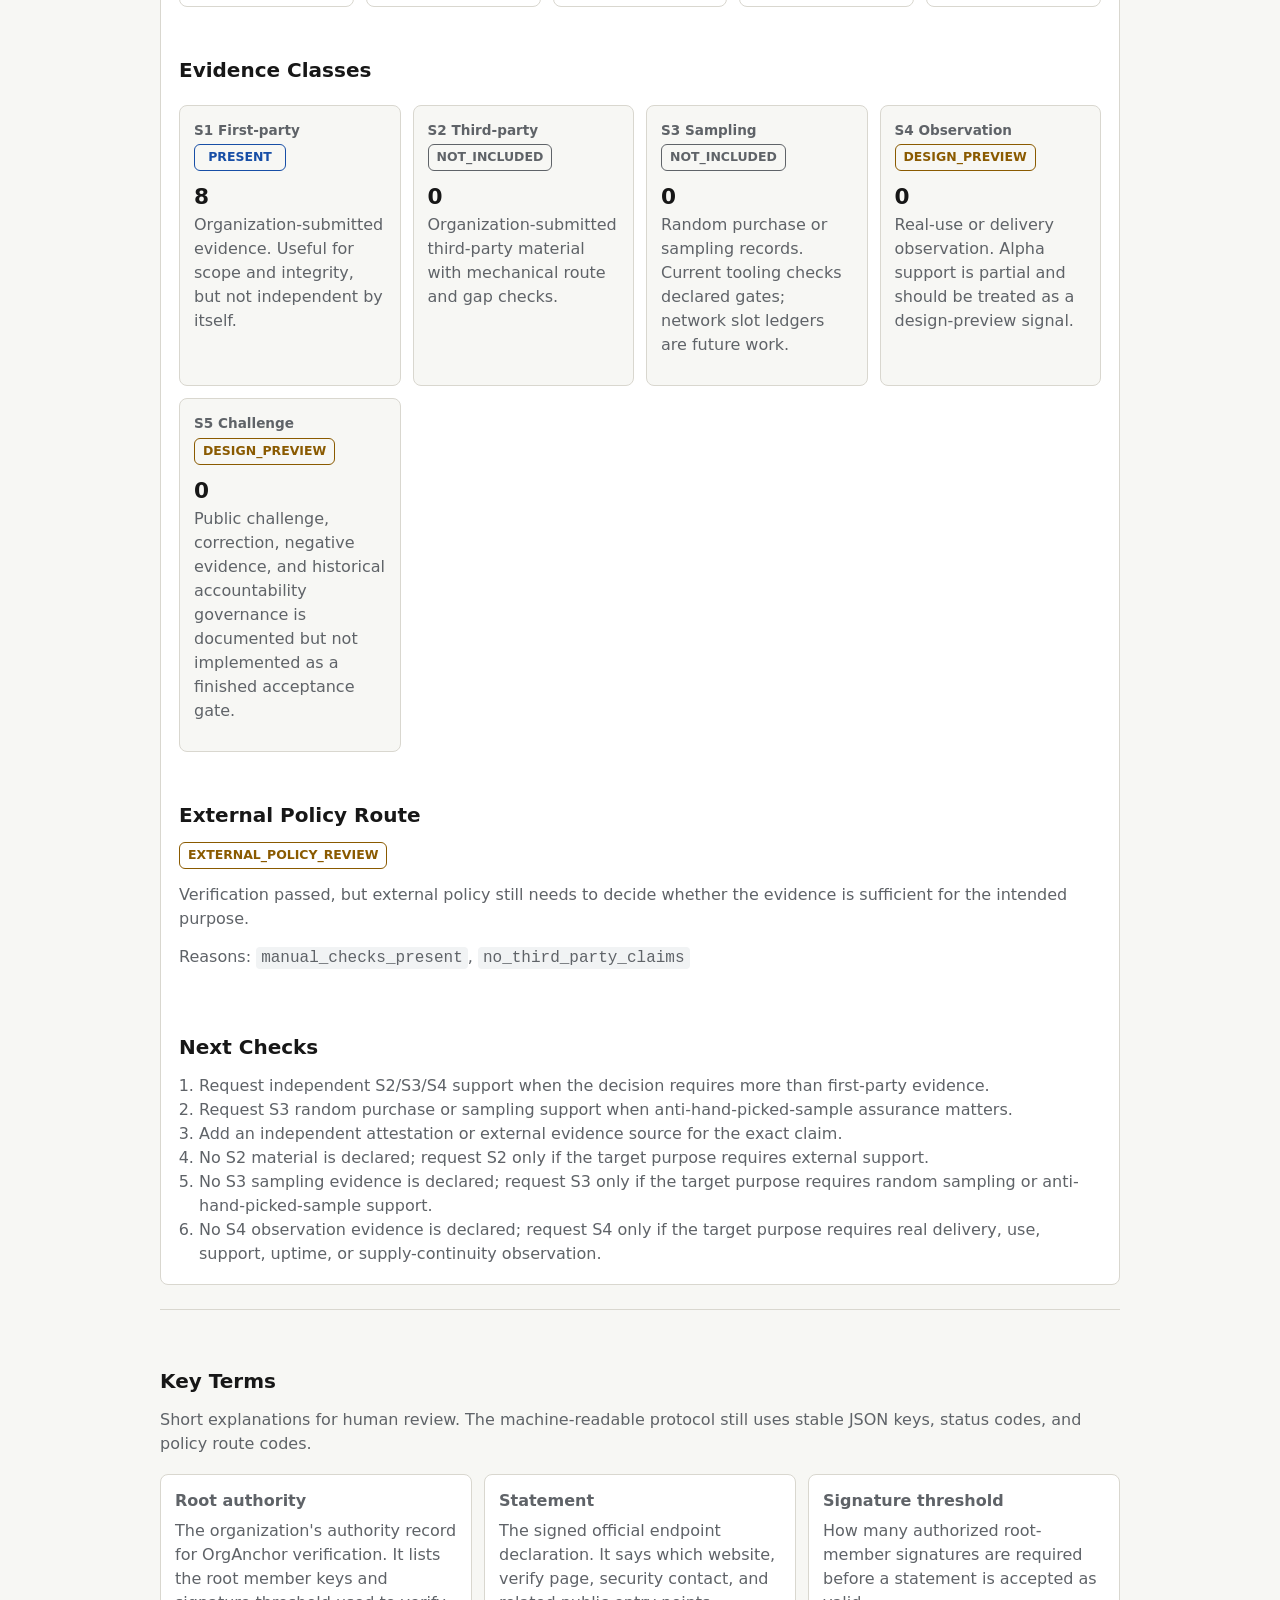
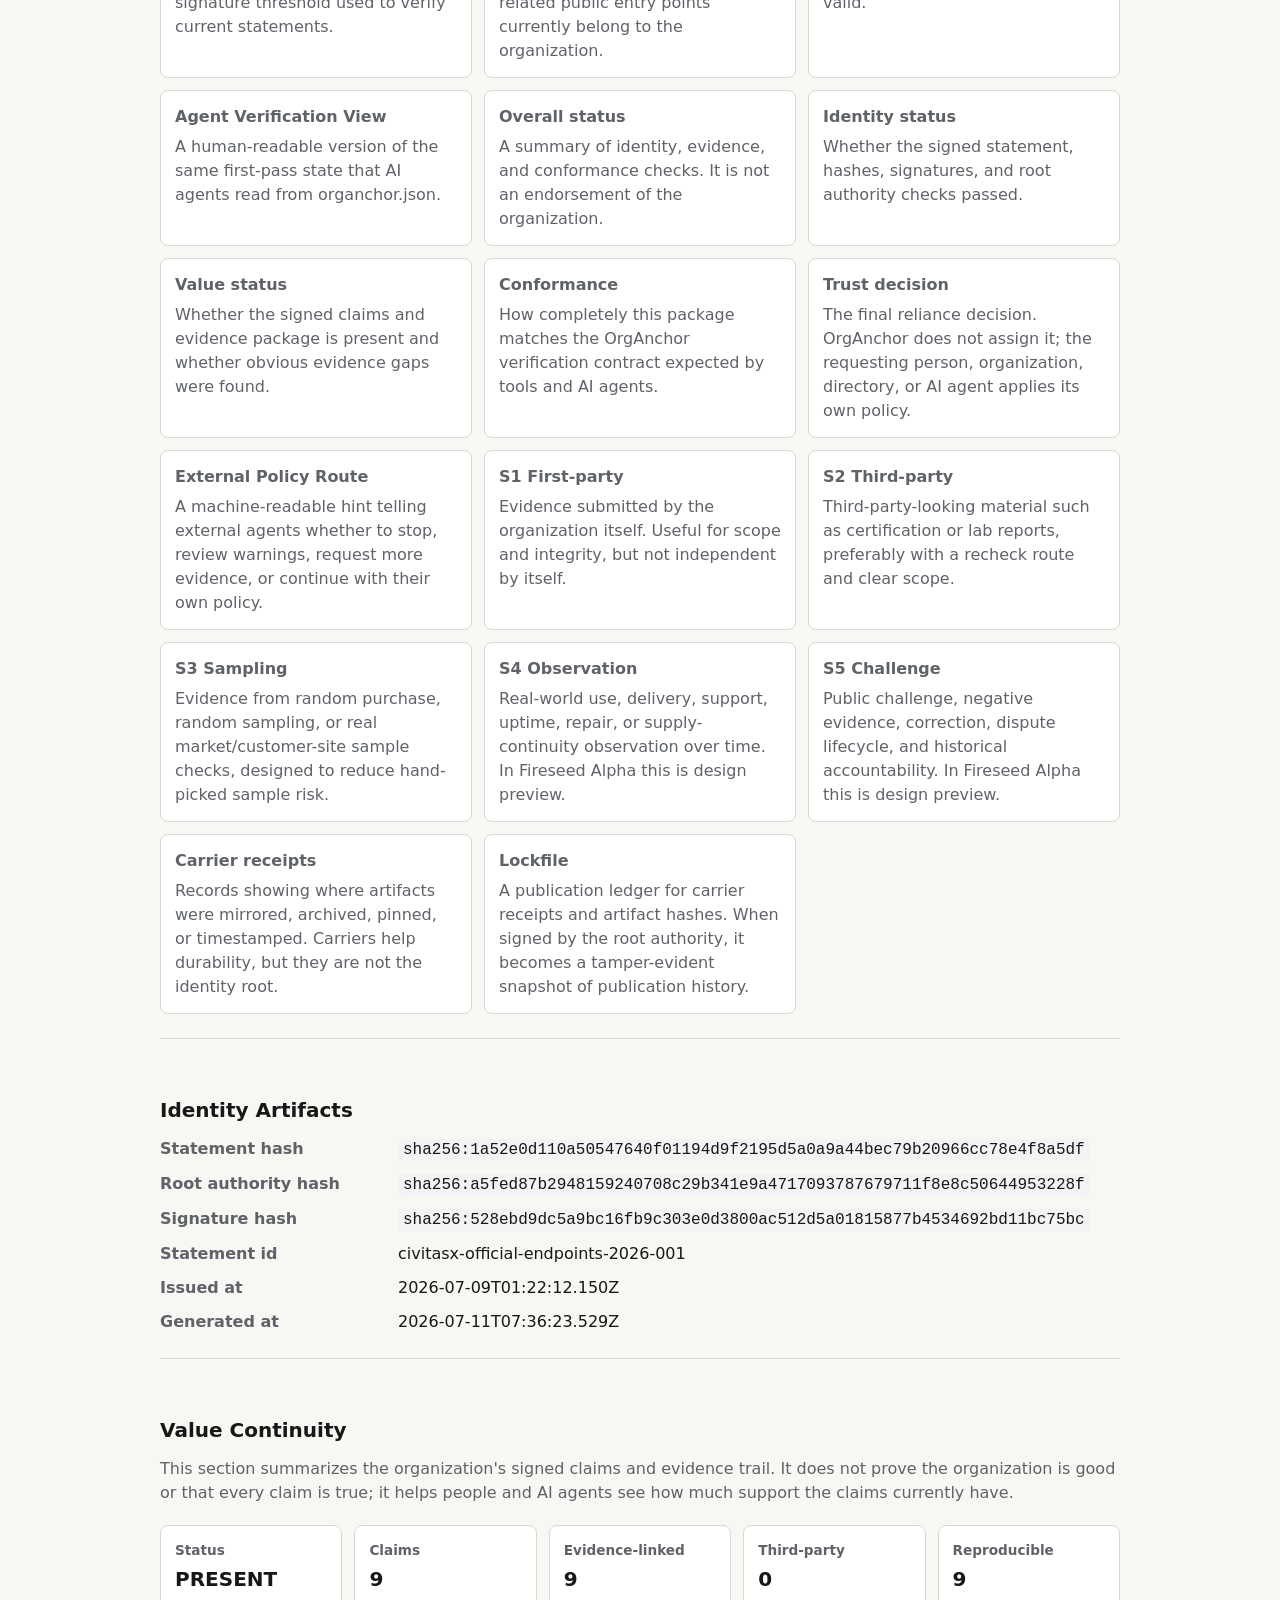
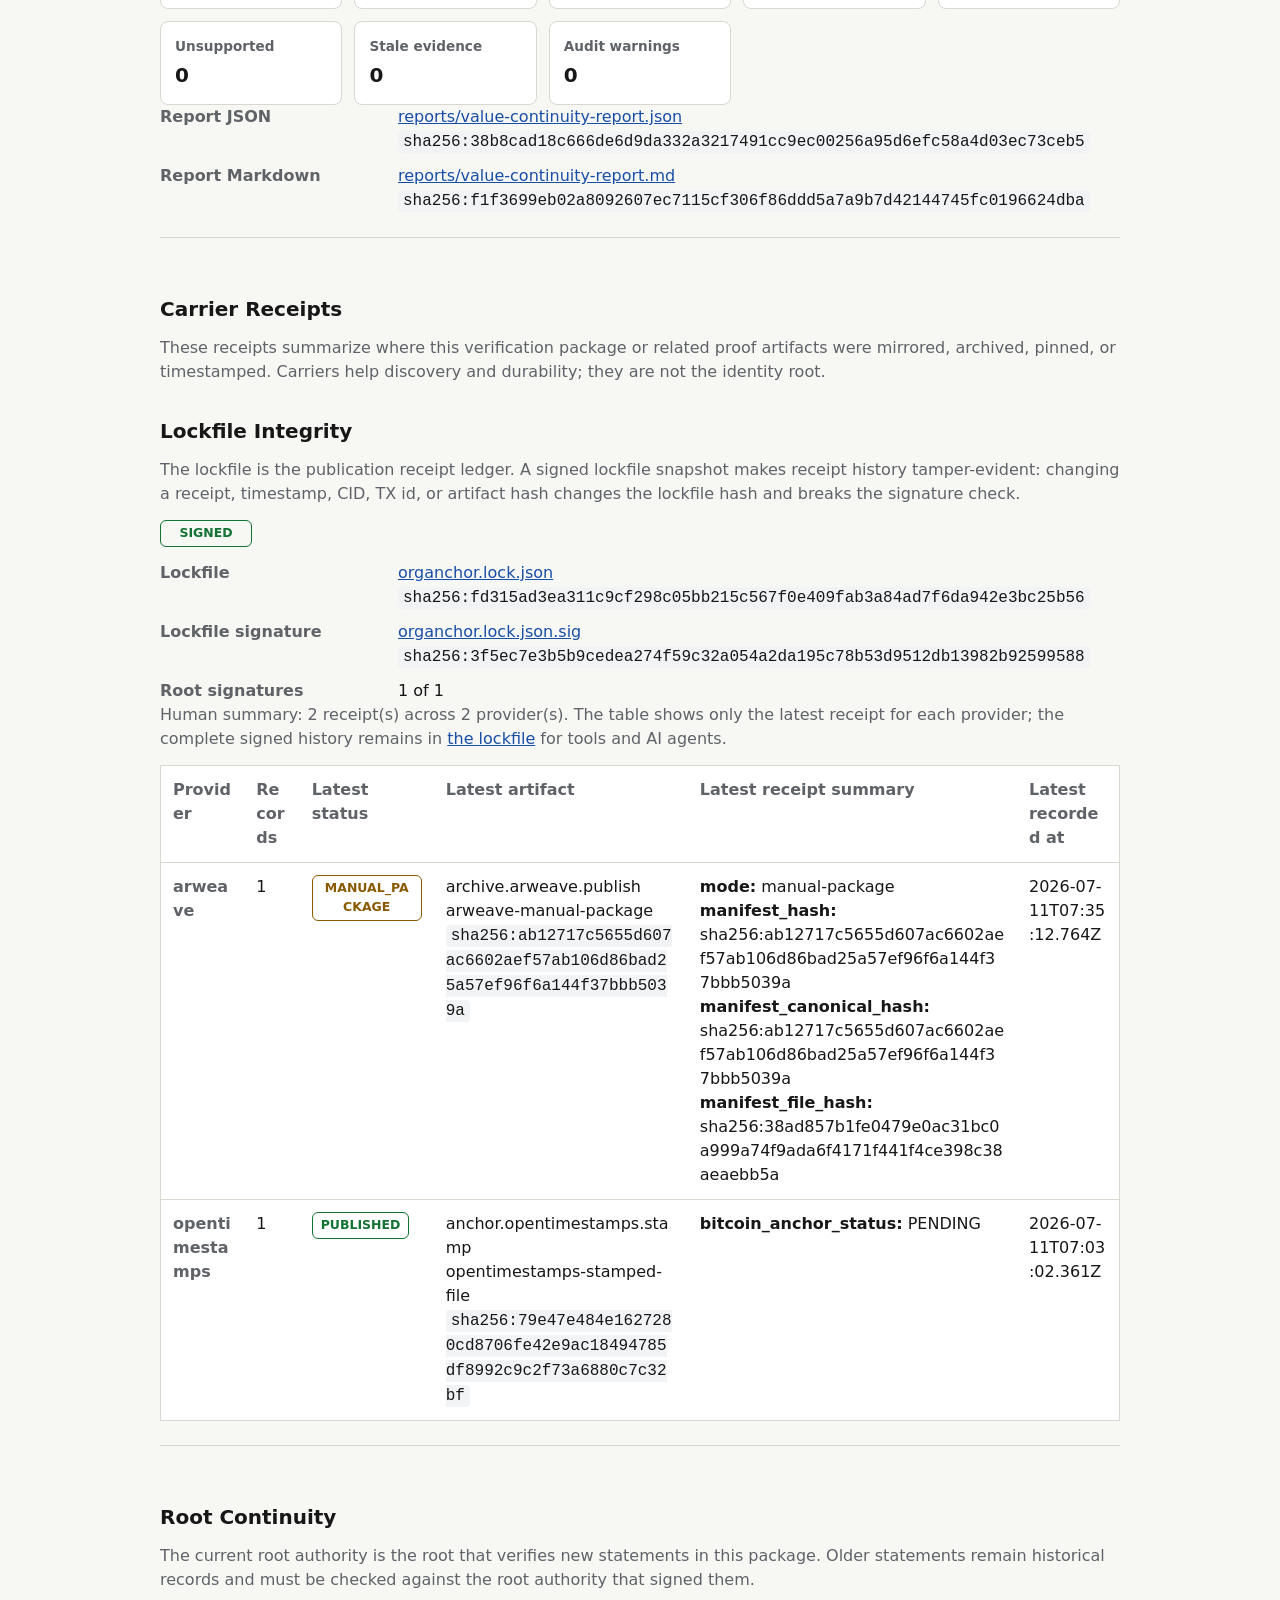
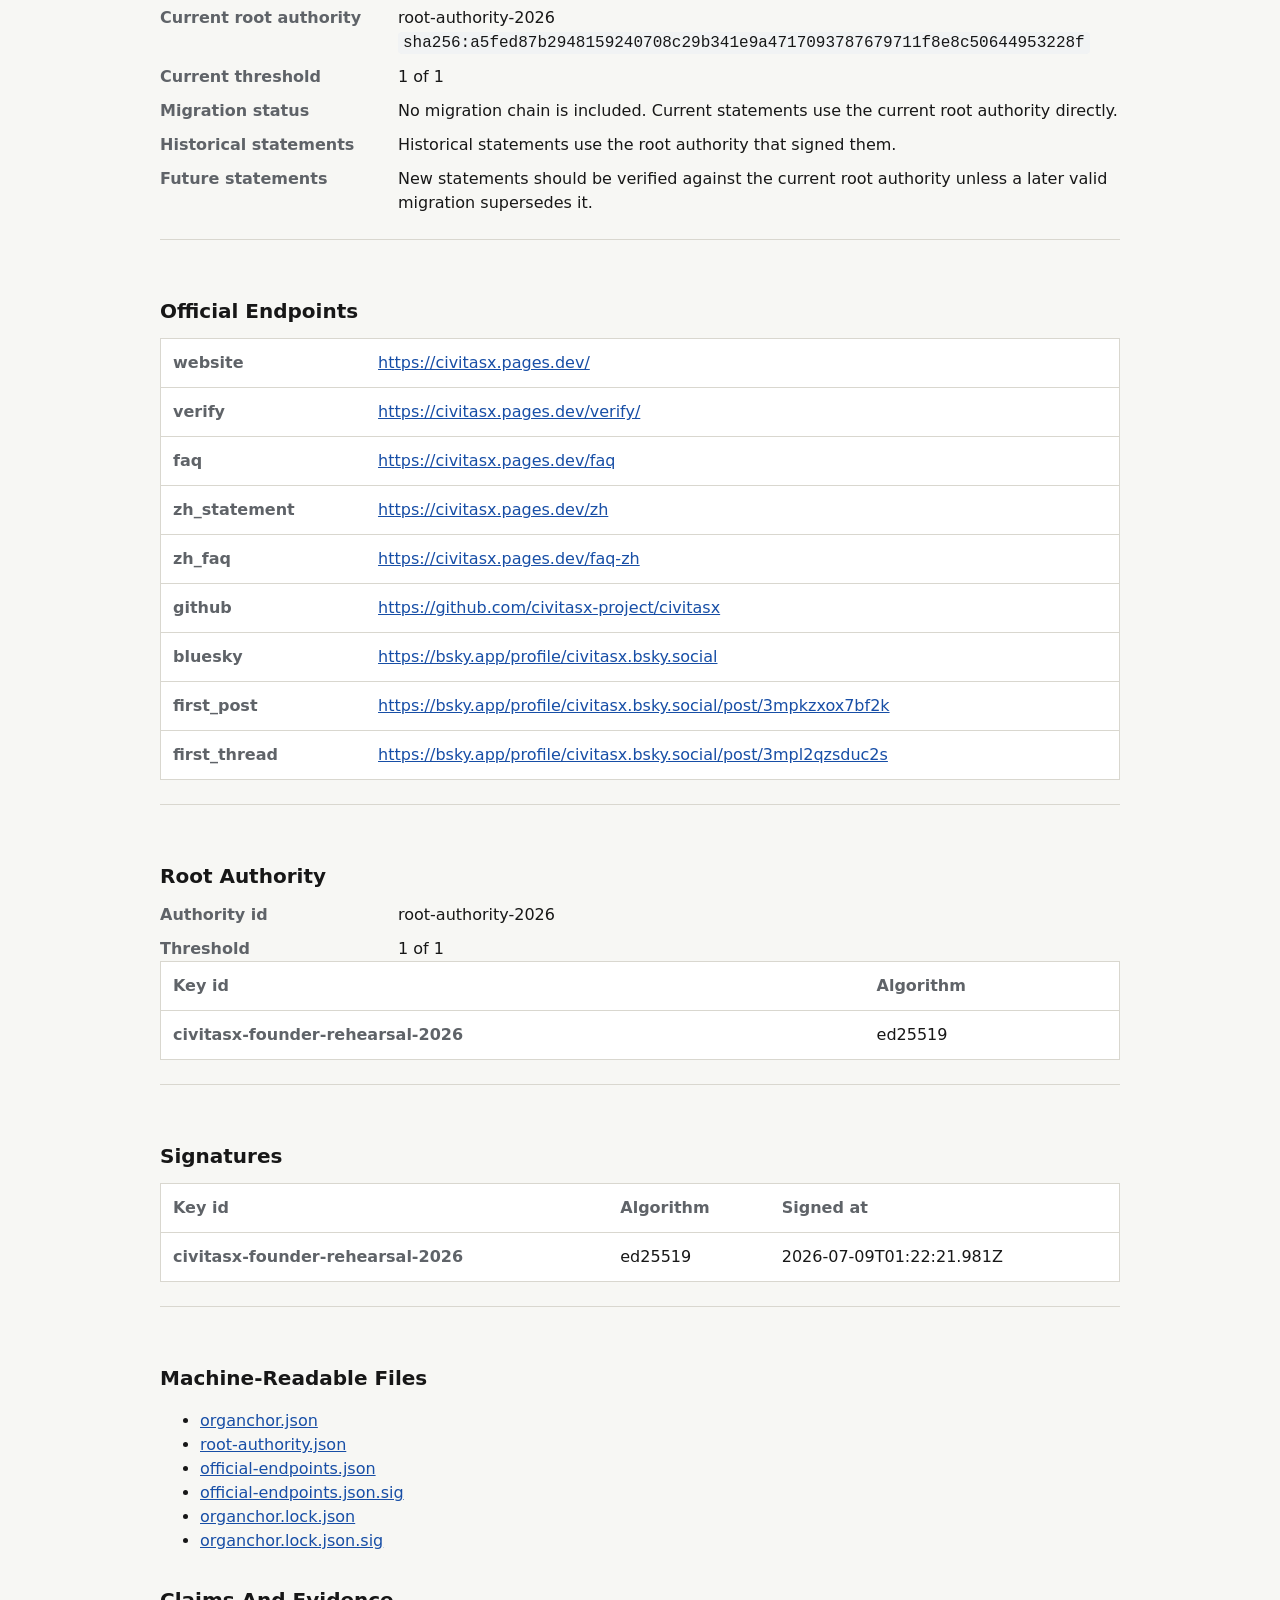
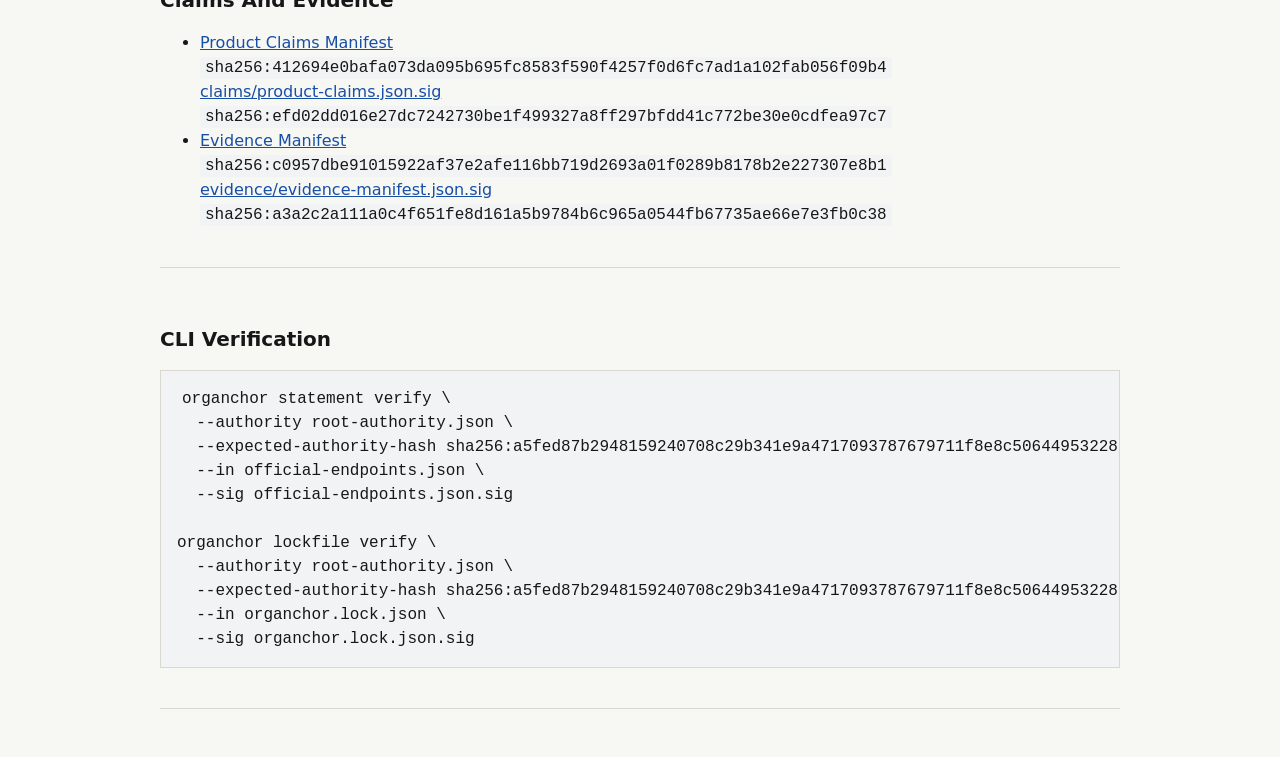
<file: organchor/history/2026-07-11-carrier-ledger-001/index.html>
<!doctype html>
<html lang="en">
<head>
  <meta charset="utf-8">
  <meta name="viewport" content="width=device-width, initial-scale=1">
  <title>CivitasX Verification</title>
  <link rel="organchor" type="application/json" href="/.well-known/organchor.json">
  <link rel="alternate" type="application/json" href="./organchor.json" title="OrgAnchor verify index">
  <script type="application/ld+json">{"@context":"https://schema.org","@type":"Organization","name":"CivitasX","url":"https://civitasx.pages.dev/","description":"CivitasX is a long-term public engineering effort for future civilization, focused on survival freedom, development freedom, and the possibility for people to live by their own will. Its current OrgAnchor root authority is a temporary founder-stage continuity anchor for origin records and future migration, not a claim of permanent ownership or decentralized governance.","sameAs":["https://civitasx.pages.dev/","https://civitasx.pages.dev/verify/","https://civitasx.pages.dev/faq","https://civitasx.pages.dev/zh","https://civitasx.pages.dev/faq-zh","https://github.com/civitasx-project/civitasx","https://bsky.app/profile/civitasx.bsky.social","https://bsky.app/profile/civitasx.bsky.social/post/3mpkzxox7bf2k","https://bsky.app/profile/civitasx.bsky.social/post/3mpl2qzsduc2s"]}</script>
  <style>
    :root {
      color-scheme: light dark;
      --bg: #f7f7f4;
      --text: #171717;
      --muted: #5f6368;
      --line: #d9d7cf;
      --panel: #ffffff;
      --accent: #174ea6;
      --ok: #137333;
      --warn: #8a5a00;
      --neutral: #5f6368;
      --code: #f1f3f4;
    }

    @media (prefers-color-scheme: dark) {
      :root {
        --bg: #111111;
        --text: #f1f1f1;
        --muted: #b7b7b7;
        --line: #373737;
        --panel: #1a1a1a;
        --accent: #8ab4f8;
        --ok: #81c995;
        --warn: #fdd663;
        --neutral: #b7b7b7;
        --code: #242424;
      }
    }

    * {
      box-sizing: border-box;
    }

    body {
      margin: 0;
      background: var(--bg);
      color: var(--text);
      font: 16px/1.5 system-ui, -apple-system, BlinkMacSystemFont, "Segoe UI", sans-serif;
    }

    main {
      width: min(960px, calc(100% - 32px));
      margin: 0 auto;
      padding: 48px 0;
    }

    header {
      border-bottom: 1px solid var(--line);
      padding-bottom: 24px;
      margin-bottom: 32px;
    }

    h1 {
      margin: 0 0 12px;
      font-size: clamp(2rem, 5vw, 3.5rem);
      line-height: 1.05;
      letter-spacing: 0;
    }

    h2 {
      margin: 32px 0 12px;
      font-size: 1.25rem;
      letter-spacing: 0;
    }

    p {
      margin: 0 0 14px;
      color: var(--muted);
    }

    a {
      color: var(--accent);
    }

    .status {
      display: inline-flex;
      gap: 8px;
      align-items: center;
      color: var(--ok);
      font-weight: 700;
      margin-bottom: 16px;
    }

    .summary {
      display: grid;
      grid-template-columns: repeat(auto-fit, minmax(180px, 1fr));
      gap: 12px;
      margin-top: 20px;
    }

    .summary-item {
      border: 1px solid var(--line);
      background: var(--panel);
      padding: 14px;
      border-radius: 8px;
    }

    .summary-label {
      display: block;
      color: var(--muted);
      font-weight: 700;
      font-size: 0.85rem;
      margin-bottom: 4px;
    }

    .summary-value {
      font-size: 1.25rem;
      font-weight: 800;
    }

    .badge {
      display: inline-block;
      min-width: 92px;
      padding: 3px 8px;
      border-radius: 6px;
      font-size: 0.78rem;
      font-weight: 800;
      text-align: center;
      border: 1px solid currentColor;
    }

    .badge-pass {
      color: var(--ok);
    }

    .badge-present {
      color: var(--accent);
    }

    .badge-not_included {
      color: var(--neutral);
    }

    .badge-published,
    .badge-verified,
    .badge-signed {
      color: var(--ok);
    }

    .badge-manual_package,
    .badge-unsigned {
      color: var(--warn);
    }

    .badge-dry_run {
      color: var(--neutral);
    }

    .badge-warn,
    .badge-review_value_warnings,
    .badge-external_policy_review,
    .badge-partial,
    .badge-design_preview,
    .badge-manual_check_required {
      color: var(--warn);
    }

    .badge-fail,
    .badge-stop,
    .badge-stop_identity_failure,
    .badge-review_failed_checks {
      color: #b3261e;
    }

    .badge-external_policy,
    .badge-recheck_required {
      color: var(--warn);
    }

    .badge-full_compatible,
    .badge-ready_for_external_policy,
    .badge-identity_verify_pass,
    .badge-value_verify_pass {
      color: var(--ok);
    }

    .status::before {
      content: "";
      width: 10px;
      height: 10px;
      border-radius: 50%;
      background: var(--ok);
    }

    section {
      padding: 24px 0;
      border-bottom: 1px solid var(--line);
    }

    .agent-panel {
      display: grid;
      gap: 16px;
      border: 1px solid var(--line);
      background: var(--panel);
      padding: 18px;
      border-radius: 8px;
    }

    .agent-decision {
      display: grid;
      grid-template-columns: repeat(auto-fit, minmax(150px, 1fr));
      gap: 12px;
    }

    .agent-card {
      border: 1px solid var(--line);
      border-radius: 8px;
      padding: 14px;
      background: var(--bg);
    }

    .agent-card strong {
      display: block;
      margin-top: 10px;
      font-size: 1.35rem;
    }

    .next-actions {
      margin: 0;
      padding-left: 20px;
      color: var(--muted);
    }

    .read-steps {
      display: grid;
      grid-template-columns: repeat(auto-fit, minmax(210px, 1fr));
      gap: 12px;
      margin: 18px 0 0;
      padding: 0;
      list-style: none;
    }

    .read-step {
      border: 1px solid var(--line);
      background: var(--panel);
      border-radius: 8px;
      padding: 14px;
    }

    .read-step strong {
      display: block;
      margin-bottom: 6px;
    }

    .read-step p {
      margin: 0;
    }

    .guardrails {
      display: grid;
      grid-template-columns: repeat(auto-fit, minmax(240px, 1fr));
      gap: 12px;
      margin-top: 18px;
    }

    .guardrail-card {
      border: 1px solid var(--line);
      border-left: 4px solid var(--warn);
      background: var(--panel);
      border-radius: 8px;
      padding: 14px;
    }

    .guardrail-card p {
      margin: 10px 0 0;
    }

    .term-list {
      display: grid;
      grid-template-columns: repeat(auto-fit, minmax(240px, 1fr));
      gap: 12px;
      margin: 18px 0 0;
    }

    .term-item {
      border: 1px solid var(--line);
      background: var(--panel);
      border-radius: 8px;
      padding: 14px;
    }

    .term-item dt {
      margin-bottom: 6px;
    }

    .term-item dd {
      color: var(--muted);
    }

    dl {
      display: grid;
      grid-template-columns: minmax(140px, 220px) 1fr;
      gap: 10px 18px;
      margin: 0;
    }

    dt {
      color: var(--muted);
      font-weight: 700;
    }

    dd {
      margin: 0;
      overflow-wrap: anywhere;
    }

    table {
      width: 100%;
      border-collapse: collapse;
      background: var(--panel);
      border: 1px solid var(--line);
    }

    th,
    td {
      padding: 12px;
      border-bottom: 1px solid var(--line);
      text-align: left;
      vertical-align: top;
      overflow-wrap: anywhere;
    }

    th {
      color: var(--muted);
      font-weight: 700;
    }

    code,
    pre {
      font-family: ui-monospace, SFMono-Regular, Consolas, "Liberation Mono", monospace;
      background: var(--code);
    }

    code {
      padding: 2px 5px;
      border-radius: 4px;
    }

    :not(pre) > code {
      overflow-wrap: anywhere;
      word-break: break-word;
    }

    pre {
      overflow-x: auto;
      padding: 16px;
      border: 1px solid var(--line);
    }

    @media (max-width: 640px) {
      main {
        width: min(100% - 24px, 960px);
        padding: 32px 0;
      }

      dl {
        grid-template-columns: 1fr;
      }

      th,
      td {
        display: block;
        width: 100%;
      }
    }
  </style>
</head>
<body>
  <main>
    <header>
      <div class="status">Signed artifacts generated</div>
      <h1>CivitasX</h1>
      <p>CivitasX is a long-term public engineering effort for future civilization, focused on survival freedom, development freedom, and the possibility for people to live by their own will. Its current OrgAnchor root authority is a temporary founder-stage continuity anchor for origin records and future migration, not a claim of permanent ownership or decentralized governance.</p>
      <p>This is an adopting organization OrgAnchor verification page. The page helps people and machines find signed verification artifacts.</p>
      <p>This page display does not by itself prove identity. Trust comes from verifying the signed statement against the expected root authority.</p>
      <div class="summary" aria-label="Visible verification summary">
        <div class="summary-item">
          <span class="summary-label">Statement</span>
          <span class="summary-value">Signed</span>
        </div>
        <div class="summary-item">
          <span class="summary-label">Root authority</span>
          <span class="summary-value">1 of 1</span>
        </div>
        <div class="summary-item">
          <span class="summary-label">Valid signatures</span>
          <span class="summary-value">1</span>
        </div>
        <div class="summary-item">
          <span class="summary-label">Generated</span>
          <span class="summary-value">2026-07-11</span>
        </div>
      </div>
    </header>

    <section aria-labelledby="how-to-read">
      <h2 id="how-to-read">How to Read This Page</h2>
      <p>This page has two audiences: people who need a visible review path, and machines that need stable artifacts to verify. Use this order before relying on the organization.</p>
      <ol class="read-steps">

        <li class="read-step">
          <strong>1. Check identity first</strong>
          <p>If identity checks fail, stop. Evidence and carrier mirrors are not meaningful until the signed statement verifies against the expected root authority.</p>
        </li>

        <li class="read-step">
          <strong>2. Review evidence state</strong>
          <p>Value and evidence status show what support is present, what is missing, and what still needs external review.</p>
        </li>

        <li class="read-step">
          <strong>3. Apply external policy</strong>
          <p>OrgAnchor does not certify quality, safety, legality, or suitability. The requesting person, organization, directory, or agent applies its own policy.</p>
        </li>

        <li class="read-step">
          <strong>4. Re-check with tools</strong>
          <p>Machines should start from /.well-known/organchor.json or organchor.json, then run organchor verify url &lt;origin&gt; --compact.</p>
        </li>
      </ol>
    </section>

    <section aria-labelledby="reliance-guardrails">
      <h2 id="reliance-guardrails">Reliance Guardrails</h2>
      <p>These guardrails prevent a visible page from being mistaken for endorsement. They are intentionally shown before the detailed proof trail.</p>
      <div class="guardrails" aria-label="Reliance guardrails">

        <div class="guardrail-card">
          <span class="summary-label">Identity gate</span>
          <span class="badge badge-pass">PASS</span>
          <p>Identity checks passed when this package was generated. Re-run verification from the current origin before relying.</p>
        </div>

        <div class="guardrail-card">
          <span class="summary-label">Evidence limits</span>
          <span class="badge badge-pass">PASS</span>
          <p>The claims/evidence package is present and no unsupported claims were found by the local value audit. External policy may still require stronger evidence.</p>
        </div>

        <div class="guardrail-card">
          <span class="summary-label">Not a trust badge</span>
          <span class="badge badge-external_policy">EXTERNAL_POLICY</span>
          <p>OrgAnchor does not certify that this organization is good, safe, lawful, effective, or the best choice. It exposes verifiable materials for external judgment.</p>
        </div>

        <div class="guardrail-card">
          <span class="summary-label">Design preview boundary</span>
          <span class="badge badge-design_preview">DESIGN_PREVIEW</span>
          <p>S4 real-use observation and S5 public challenge, correction, and historical accountability are not finished Fireseed acceptance gates. Do not treat them as mature governance systems yet.</p>
        </div>

        <div class="guardrail-card">
          <span class="summary-label">Carrier boundary</span>
          <span class="badge badge-present">PRESENT</span>
          <p>IPFS, Arweave, OpenTimestamps, websites, and other carriers can improve durability and discovery, but they are not the identity root.</p>
        </div>

        <div class="guardrail-card">
          <span class="summary-label">History ledger boundary</span>
          <span class="badge badge-signed">SIGNED</span>
          <p>The lockfile snapshot is hash-bound and signed by the root authority. It records publication receipts, but it does not make carriers an identity root.</p>
        </div>

        <div class="guardrail-card">
          <span class="summary-label">Recheck before relying</span>
          <span class="badge badge-recheck_required">RECHECK_REQUIRED</span>
          <p>Use organchor.json for machine inspection and run organchor verify url &lt;origin&gt; --compact against the current public origin.</p>
        </div>
      </div>
    </section>

    <section aria-labelledby="proof-trail">
      <h2 id="proof-trail">Visible Proof Trail</h2>
      <p>These checks were performed when this static verification package was generated. They are recorded here so humans can see what happened, and in <code>organchor.json</code> so machines can inspect the same evidence.</p>
      <table>
        <thead>
          <tr>
            <th scope="col">Check</th>
            <th scope="col">Status</th>
            <th scope="col">Detail</th>
          </tr>
        </thead>
        <tbody>

        <tr>
          <th scope="row">Official endpoint statement</th>
          <td><span class="badge badge-pass">PASS</span></td>
          <td>Canonical hash recorded as sha256:1a52e0d110a50547640f01194d9f2195d5a0a9a44bec79b20966cc78e4f8a5df.</td>
        </tr>

        <tr>
          <th scope="row">Root authority binding</th>
          <td><span class="badge badge-pass">PASS</span></td>
          <td>Statement root authority hash matches sha256:a5fed87b2948159240708c29b341e9a4717093787679711f8e8c50644953228f.</td>
        </tr>

        <tr>
          <th scope="row">Signature threshold</th>
          <td><span class="badge badge-pass">PASS</span></td>
          <td>1 valid signature(s) found; 1 required.</td>
        </tr>

        <tr>
          <th scope="row">Signature file</th>
          <td><span class="badge badge-pass">PASS</span></td>
          <td>Detached signature hash recorded as sha256:528ebd9dc5a9bc16fb9c303e0d3800ac512d5a01815877b4534692bd11bc75bc.</td>
        </tr>

        <tr>
          <th scope="row">Claims manifest</th>
          <td><span class="badge badge-pass">PASS</span></td>
          <td>Signed claims manifest was included and verified against this root authority.</td>
        </tr>

        <tr>
          <th scope="row">Evidence manifest</th>
          <td><span class="badge badge-pass">PASS</span></td>
          <td>Signed evidence manifest was included and verified against this root authority.</td>
        </tr>

        <tr>
          <th scope="row">Value continuity report</th>
          <td><span class="badge badge-present">PRESENT</span></td>
          <td>Value audit report included with 9 claim(s), 9 evidence-linked claim(s), and 0 unsupported claim(s).</td>
        </tr>

        <tr>
          <th scope="row">Migration history</th>
          <td><span class="badge badge-not_included">NOT_INCLUDED</span></td>
          <td>No migration history is included in this verify package yet.</td>
        </tr>

        <tr>
          <th scope="row">Carrier receipts</th>
          <td><span class="badge badge-present">PRESENT</span></td>
          <td>2 carrier receipt(s) summarized from organchor.lock.json.</td>
        </tr>

        <tr>
          <th scope="row">Lockfile integrity</th>
          <td><span class="badge badge-pass">PASS</span></td>
          <td>organchor.lock.json hash sha256:fd315ad3ea311c9cf298c05bb215c567f0e409fab3a84ad7f6da942e3bc25b56 is signed by 1/1 required root member(s).</td>
        </tr>
        </tbody>
      </table>
    </section>

    <section aria-labelledby="agent-view">
      <h2 id="agent-view">Agent Verification View</h2>
      <p>This is the human-readable version of the same machine-readable verification package. It shows what an AI agent can cheaply learn first, before making any external policy or transaction decision.</p>
      <div class="agent-panel">
        <div class="agent-decision" aria-label="AI agent first-pass decision summary">
          <div class="summary-item">
            <span class="summary-label">Overall status</span>
            <span class="badge badge-pass">PASS</span>
          </div>
          <div class="summary-item">
            <span class="summary-label">Identity status</span>
            <span class="badge badge-pass">PASS</span>
          </div>
          <div class="summary-item">
            <span class="summary-label">Value status</span>
            <span class="badge badge-pass">PASS</span>
          </div>
          <div class="summary-item">
            <span class="summary-label">Conformance</span>
            <span class="badge badge-full_compatible">FULL_COMPATIBLE</span>
          </div>
          <div class="summary-item">
            <span class="summary-label">Trust decision</span>
            <span class="summary-value">External policy</span>
          </div>
        </div>
        <div>
          <h2>Evidence Classes</h2>
          <div class="summary" aria-label="Evidence class summary">

        <div class="agent-card">
          <span class="summary-label">S1 First-party</span>
          <span class="badge badge-present">PRESENT</span>
          <strong>8</strong>
          <p>Organization-submitted evidence. Useful for scope and integrity, but not independent by itself.</p>
        </div>

        <div class="agent-card">
          <span class="summary-label">S2 Third-party</span>
          <span class="badge badge-not_included">NOT_INCLUDED</span>
          <strong>0</strong>
          <p>Organization-submitted third-party material with mechanical route and gap checks.</p>
        </div>

        <div class="agent-card">
          <span class="summary-label">S3 Sampling</span>
          <span class="badge badge-not_included">NOT_INCLUDED</span>
          <strong>0</strong>
          <p>Random purchase or sampling records. Current tooling checks declared gates; network slot ledgers are future work.</p>
        </div>

        <div class="agent-card">
          <span class="summary-label">S4 Observation</span>
          <span class="badge badge-design_preview">DESIGN_PREVIEW</span>
          <strong>0</strong>
          <p>Real-use or delivery observation. Alpha support is partial and should be treated as a design-preview signal.</p>
        </div>

        <div class="agent-card">
          <span class="summary-label">S5 Challenge</span>
          <span class="badge badge-design_preview">DESIGN_PREVIEW</span>
          <strong>0</strong>
          <p>Public challenge, correction, negative evidence, and historical accountability governance is documented but not implemented as a finished acceptance gate.</p>
        </div>
          </div>
        </div>
        <div>
          <h2>External Policy Route</h2>
          <p><span class="badge badge-external_policy_review">EXTERNAL_POLICY_REVIEW</span></p>
          <p>Verification passed, but external policy still needs to decide whether the evidence is sufficient for the intended purpose.</p>
          <p>Reasons: <code>manual_checks_present</code>, <code>no_third_party_claims</code></p>
        </div>
        <div>
          <h2>Next Checks</h2>
          <ol class="next-actions">
<li>Request independent S2/S3/S4 support when the decision requires more than first-party evidence.</li>
<li>Request S3 random purchase or sampling support when anti-hand-picked-sample assurance matters.</li>
<li>Add an independent attestation or external evidence source for the exact claim.</li>
<li>No S2 material is declared; request S2 only if the target purpose requires external support.</li>
<li>No S3 sampling evidence is declared; request S3 only if the target purpose requires random sampling or anti-hand-picked-sample support.</li>
<li>No S4 observation evidence is declared; request S4 only if the target purpose requires real delivery, use, support, uptime, or supply-continuity observation.</li>
          </ol>
        </div>
      </div>
    </section>

    <section aria-labelledby="key-terms">
      <h2 id="key-terms">Key Terms</h2>
      <p>Short explanations for human review. The machine-readable protocol still uses stable JSON keys, status codes, and policy route codes.</p>
      <dl class="term-list">

        <div class="term-item">
          <dt>Root authority</dt>
          <dd>The organization&#39;s authority record for OrgAnchor verification. It lists the root member keys and signature threshold used to verify current statements.</dd>
        </div>

        <div class="term-item">
          <dt>Statement</dt>
          <dd>The signed official endpoint declaration. It says which website, verify page, security contact, and related public entry points currently belong to the organization.</dd>
        </div>

        <div class="term-item">
          <dt>Signature threshold</dt>
          <dd>How many authorized root-member signatures are required before a statement is accepted as valid.</dd>
        </div>

        <div class="term-item">
          <dt>Agent Verification View</dt>
          <dd>A human-readable version of the same first-pass state that AI agents read from organchor.json.</dd>
        </div>

        <div class="term-item">
          <dt>Overall status</dt>
          <dd>A summary of identity, evidence, and conformance checks. It is not an endorsement of the organization.</dd>
        </div>

        <div class="term-item">
          <dt>Identity status</dt>
          <dd>Whether the signed statement, hashes, signatures, and root authority checks passed.</dd>
        </div>

        <div class="term-item">
          <dt>Value status</dt>
          <dd>Whether the signed claims and evidence package is present and whether obvious evidence gaps were found.</dd>
        </div>

        <div class="term-item">
          <dt>Conformance</dt>
          <dd>How completely this package matches the OrgAnchor verification contract expected by tools and AI agents.</dd>
        </div>

        <div class="term-item">
          <dt>Trust decision</dt>
          <dd>The final reliance decision. OrgAnchor does not assign it; the requesting person, organization, directory, or AI agent applies its own policy.</dd>
        </div>

        <div class="term-item">
          <dt>External Policy Route</dt>
          <dd>A machine-readable hint telling external agents whether to stop, review warnings, request more evidence, or continue with their own policy.</dd>
        </div>

        <div class="term-item">
          <dt>S1 First-party</dt>
          <dd>Evidence submitted by the organization itself. Useful for scope and integrity, but not independent by itself.</dd>
        </div>

        <div class="term-item">
          <dt>S2 Third-party</dt>
          <dd>Third-party-looking material such as certification or lab reports, preferably with a recheck route and clear scope.</dd>
        </div>

        <div class="term-item">
          <dt>S3 Sampling</dt>
          <dd>Evidence from random purchase, random sampling, or real market/customer-site sample checks, designed to reduce hand-picked sample risk.</dd>
        </div>

        <div class="term-item">
          <dt>S4 Observation</dt>
          <dd>Real-world use, delivery, support, uptime, repair, or supply-continuity observation over time. In Fireseed Alpha this is design preview.</dd>
        </div>

        <div class="term-item">
          <dt>S5 Challenge</dt>
          <dd>Public challenge, negative evidence, correction, dispute lifecycle, and historical accountability. In Fireseed Alpha this is design preview.</dd>
        </div>

        <div class="term-item">
          <dt>Carrier receipts</dt>
          <dd>Records showing where artifacts were mirrored, archived, pinned, or timestamped. Carriers help durability, but they are not the identity root.</dd>
        </div>

        <div class="term-item">
          <dt>Lockfile</dt>
          <dd>A publication ledger for carrier receipts and artifact hashes. When signed by the root authority, it becomes a tamper-evident snapshot of publication history.</dd>
        </div>
      </dl>
    </section>

    <section aria-labelledby="identity">
      <h2 id="identity">Identity Artifacts</h2>
      <dl>
        <dt>Statement hash</dt>
        <dd><code>sha256:1a52e0d110a50547640f01194d9f2195d5a0a9a44bec79b20966cc78e4f8a5df</code></dd>
        <dt>Root authority hash</dt>
        <dd><code>sha256:a5fed87b2948159240708c29b341e9a4717093787679711f8e8c50644953228f</code></dd>
        <dt>Signature hash</dt>
        <dd><code>sha256:528ebd9dc5a9bc16fb9c303e0d3800ac512d5a01815877b4534692bd11bc75bc</code></dd>
        <dt>Statement id</dt>
        <dd>civitasx-official-endpoints-2026-001</dd>
        <dt>Issued at</dt>
        <dd>2026-07-09T01:22:12.150Z</dd>
        <dt>Generated at</dt>
        <dd>2026-07-11T07:36:23.529Z</dd>
      </dl>
    </section>

    <section aria-labelledby="value-continuity">
      <h2 id="value-continuity">Value Continuity</h2>
      <p>This section summarizes the organization's signed claims and evidence trail. It does not prove the organization is good or that every claim is true; it helps people and AI agents see how much support the claims currently have.</p>
      <div class="summary" aria-label="Value continuity summary">
        <div class="summary-item">
          <span class="summary-label">Status</span>
          <span class="summary-value">PRESENT</span>
        </div>
        <div class="summary-item">
          <span class="summary-label">Claims</span>
          <span class="summary-value">9</span>
        </div>
        <div class="summary-item">
          <span class="summary-label">Evidence-linked</span>
          <span class="summary-value">9</span>
        </div>
        <div class="summary-item">
          <span class="summary-label">Third-party</span>
          <span class="summary-value">0</span>
        </div>
        <div class="summary-item">
          <span class="summary-label">Reproducible</span>
          <span class="summary-value">9</span>
        </div>
        <div class="summary-item">
          <span class="summary-label">Unsupported</span>
          <span class="summary-value">0</span>
        </div>
        <div class="summary-item">
          <span class="summary-label">Stale evidence</span>
          <span class="summary-value">0</span>
        </div>
        <div class="summary-item">
          <span class="summary-label">Audit warnings</span>
          <span class="summary-value">0</span>
        </div>
      </div>
      <dl>
        <dt>Report JSON</dt>
        <dd><a href="./reports/value-continuity-report.json">reports/value-continuity-report.json</a><br><code>sha256:38b8cad18c666de6d9da332a3217491cc9ec00256a95d6efc58a4d03ec73ceb5</code></dd>
        <dt>Report Markdown</dt>
        <dd><a href="./reports/value-continuity-report.md">reports/value-continuity-report.md</a><br><code>sha256:f1f3699eb02a8092607ec7115cf306f86ddd5a7a9b7d42144745fc0196624dba</code></dd>
      </dl>
    </section>

    <section aria-labelledby="carrier-receipts">
      <h2 id="carrier-receipts">Carrier Receipts</h2>
      <p>These receipts summarize where this verification package or related proof artifacts were mirrored, archived, pinned, or timestamped. Carriers help discovery and durability; they are not the identity root.</p>
      <h2>Lockfile Integrity</h2>
      <p>The lockfile is the publication receipt ledger. A signed lockfile snapshot makes receipt history tamper-evident: changing a receipt, timestamp, CID, TX id, or artifact hash changes the lockfile hash and breaks the signature check.</p>
      <p><span class="badge badge-signed">SIGNED</span></p>
      <dl>
        <dt>Lockfile</dt>
        <dd><a href="./organchor.lock.json">organchor.lock.json</a><br><code>sha256:fd315ad3ea311c9cf298c05bb215c567f0e409fab3a84ad7f6da942e3bc25b56</code></dd>
        <dt>Lockfile signature</dt>
        <dd><a href="./organchor.lock.json.sig">organchor.lock.json.sig</a><br><code>sha256:3f5ec7e3b5b9cedea274f59c32a054a2da195c78b53d9512db13982b92599588</code></dd>
        <dt>Root signatures</dt>
        <dd>1 of 1</dd>
      </dl>
      <p>Human summary: 2 receipt(s) across 2 provider(s). The table shows only the latest receipt for each provider; the complete signed history remains in <a href="./organchor.lock.json">the lockfile</a> for tools and AI agents.</p>
      <table>
        <thead>
          <tr>
            <th scope="col">Provider</th>
            <th scope="col">Records</th>
            <th scope="col">Latest status</th>
            <th scope="col">Latest artifact</th>
            <th scope="col">Latest receipt summary</th>
            <th scope="col">Latest recorded at</th>
          </tr>
        </thead>
        <tbody>

        <tr>
          <th scope="row">arweave</th>
          <td>1</td>
          <td><span class="badge badge-manual_package">MANUAL_PACKAGE</span></td>
          <td>archive.arweave.publish<br>arweave-manual-package<br><code>sha256:ab12717c5655d607ac6602aef57ab106d86bad25a57ef96f6a144f37bbb5039a</code></td>
          <td><div><strong>mode:</strong> manual-package</div><div><strong>manifest_hash:</strong> sha256:ab12717c5655d607ac6602aef57ab106d86bad25a57ef96f6a144f37bbb5039a</div><div><strong>manifest_canonical_hash:</strong> sha256:ab12717c5655d607ac6602aef57ab106d86bad25a57ef96f6a144f37bbb5039a</div><div><strong>manifest_file_hash:</strong> sha256:38ad857b1fe0479e0ac31bc0a999a74f9ada6f4171f441f4ce398c38aeaebb5a</div></td>
          <td>2026-07-11T07:35:12.764Z</td>
        </tr>

        <tr>
          <th scope="row">opentimestamps</th>
          <td>1</td>
          <td><span class="badge badge-published">PUBLISHED</span></td>
          <td>anchor.opentimestamps.stamp<br>opentimestamps-stamped-file<br><code>sha256:79e47e484e1627280cd8706fe42e9ac18494785df8992c9c2f73a6880c7c32bf</code></td>
          <td><div><strong>bitcoin_anchor_status:</strong> PENDING</div></td>
          <td>2026-07-11T07:03:02.361Z</td>
        </tr>
        </tbody>
      </table>
    </section>

    <section aria-labelledby="root-continuity">
      <h2 id="root-continuity">Root Continuity</h2>
      <p>The current root authority is the root that verifies new statements in this package. Older statements remain historical records and must be checked against the root authority that signed them.</p>
      <dl>
        <dt>Current root authority</dt>
        <dd>root-authority-2026<br><code>sha256:a5fed87b2948159240708c29b341e9a4717093787679711f8e8c50644953228f</code></dd>
        <dt>Current threshold</dt>
        <dd>1 of 1</dd>
        <dt>Migration status</dt>
        <dd>No migration chain is included. Current statements use the current root authority directly.</dd>
        <dt>Historical statements</dt>
        <dd>Historical statements use the root authority that signed them.</dd>
        <dt>Future statements</dt>
        <dd>New statements should be verified against the current root authority unless a later valid migration supersedes it.</dd>
      </dl>
      
    </section>

    <section aria-labelledby="endpoints">
      <h2 id="endpoints">Official Endpoints</h2>
      <table>
        <tbody>
        <tr>
          <th scope="row">website</th>
          <td><a href="https://civitasx.pages.dev/">https://civitasx.pages.dev/</a></td>
        </tr>
        <tr>
          <th scope="row">verify</th>
          <td><a href="https://civitasx.pages.dev/verify/">https://civitasx.pages.dev/verify/</a></td>
        </tr>
        <tr>
          <th scope="row">faq</th>
          <td><a href="https://civitasx.pages.dev/faq">https://civitasx.pages.dev/faq</a></td>
        </tr>
        <tr>
          <th scope="row">zh_statement</th>
          <td><a href="https://civitasx.pages.dev/zh">https://civitasx.pages.dev/zh</a></td>
        </tr>
        <tr>
          <th scope="row">zh_faq</th>
          <td><a href="https://civitasx.pages.dev/faq-zh">https://civitasx.pages.dev/faq-zh</a></td>
        </tr>
        <tr>
          <th scope="row">github</th>
          <td><a href="https://github.com/civitasx-project/civitasx">https://github.com/civitasx-project/civitasx</a></td>
        </tr>
        <tr>
          <th scope="row">bluesky</th>
          <td><a href="https://bsky.app/profile/civitasx.bsky.social">https://bsky.app/profile/civitasx.bsky.social</a></td>
        </tr>
        <tr>
          <th scope="row">first_post</th>
          <td><a href="https://bsky.app/profile/civitasx.bsky.social/post/3mpkzxox7bf2k">https://bsky.app/profile/civitasx.bsky.social/post/3mpkzxox7bf2k</a></td>
        </tr>
        <tr>
          <th scope="row">first_thread</th>
          <td><a href="https://bsky.app/profile/civitasx.bsky.social/post/3mpl2qzsduc2s">https://bsky.app/profile/civitasx.bsky.social/post/3mpl2qzsduc2s</a></td>
        </tr>
        </tbody>
      </table>
    </section>

    <section aria-labelledby="authority">
      <h2 id="authority">Root Authority</h2>
      <dl>
        <dt>Authority id</dt>
        <dd>root-authority-2026</dd>
        <dt>Threshold</dt>
        <dd>1 of 1</dd>
      </dl>
      <table>
        <thead>
          <tr>
            <th scope="col">Key id</th>
            <th scope="col">Algorithm</th>
          </tr>
        </thead>
        <tbody>

        <tr>
          <th scope="row">civitasx-founder-rehearsal-2026</th>
          <td>ed25519</td>
        </tr>
        </tbody>
      </table>
    </section>

    <section aria-labelledby="signatures">
      <h2 id="signatures">Signatures</h2>
      <table>
        <thead>
          <tr>
            <th scope="col">Key id</th>
            <th scope="col">Algorithm</th>
            <th scope="col">Signed at</th>
          </tr>
        </thead>
        <tbody>

        <tr>
          <th scope="row">civitasx-founder-rehearsal-2026</th>
          <td>ed25519</td>
          <td>2026-07-09T01:22:21.981Z</td>
        </tr>
        </tbody>
      </table>
    </section>

    

    <section aria-labelledby="files">
      <h2 id="files">Machine-Readable Files</h2>
      <ul>
        <li><a href="./organchor.json">organchor.json</a></li>
        <li><a href="./root-authority.json">root-authority.json</a></li>
        <li><a href="./official-endpoints.json">official-endpoints.json</a></li>
        <li><a href="./official-endpoints.json.sig">official-endpoints.json.sig</a></li>
        <li><a href="./organchor.lock.json">organchor.lock.json</a></li>
        <li><a href="./organchor.lock.json.sig">organchor.lock.json.sig</a></li>
      </ul>
      <h2>Claims And Evidence</h2><ul>
        <li>
          <a href="./claims/product-claims.json">Product Claims Manifest</a>
          <br><code>sha256:412694e0bafa073da095b695fc8583f590f4257f0d6fc7ad1a102fab056f09b4</code>
          <br><a href="./claims/product-claims.json.sig">claims/product-claims.json.sig</a>
          <br><code>sha256:efd02dd016e27dc7242730be1f499327a8ff297bfdd41c772be30e0cdfea97c7</code>
        </li>

        <li>
          <a href="./evidence/evidence-manifest.json">Evidence Manifest</a>
          <br><code>sha256:c0957dbe91015922af37e2afe116bb719d2693a01f0289b8178b2e227307e8b1</code>
          <br><a href="./evidence/evidence-manifest.json.sig">evidence/evidence-manifest.json.sig</a>
          <br><code>sha256:a3a2c2a111a0c4f651fe8d161a5b9784b6c965a0544fb67735ae66e7e3fb0c38</code>
        </li>
      </ul>
      
    </section>

    <section aria-labelledby="verify">
      <h2 id="verify">CLI Verification</h2>
      <pre><code>organchor statement verify \
  --authority root-authority.json \
  --expected-authority-hash sha256:a5fed87b2948159240708c29b341e9a4717093787679711f8e8c50644953228f \
  --in official-endpoints.json \
  --sig official-endpoints.json.sig

organchor lockfile verify \
  --authority root-authority.json \
  --expected-authority-hash sha256:a5fed87b2948159240708c29b341e9a4717093787679711f8e8c50644953228f \
  --in organchor.lock.json \
  --sig organchor.lock.json.sig</code></pre>
    </section>
  </main>
</body>
</html>
</file>
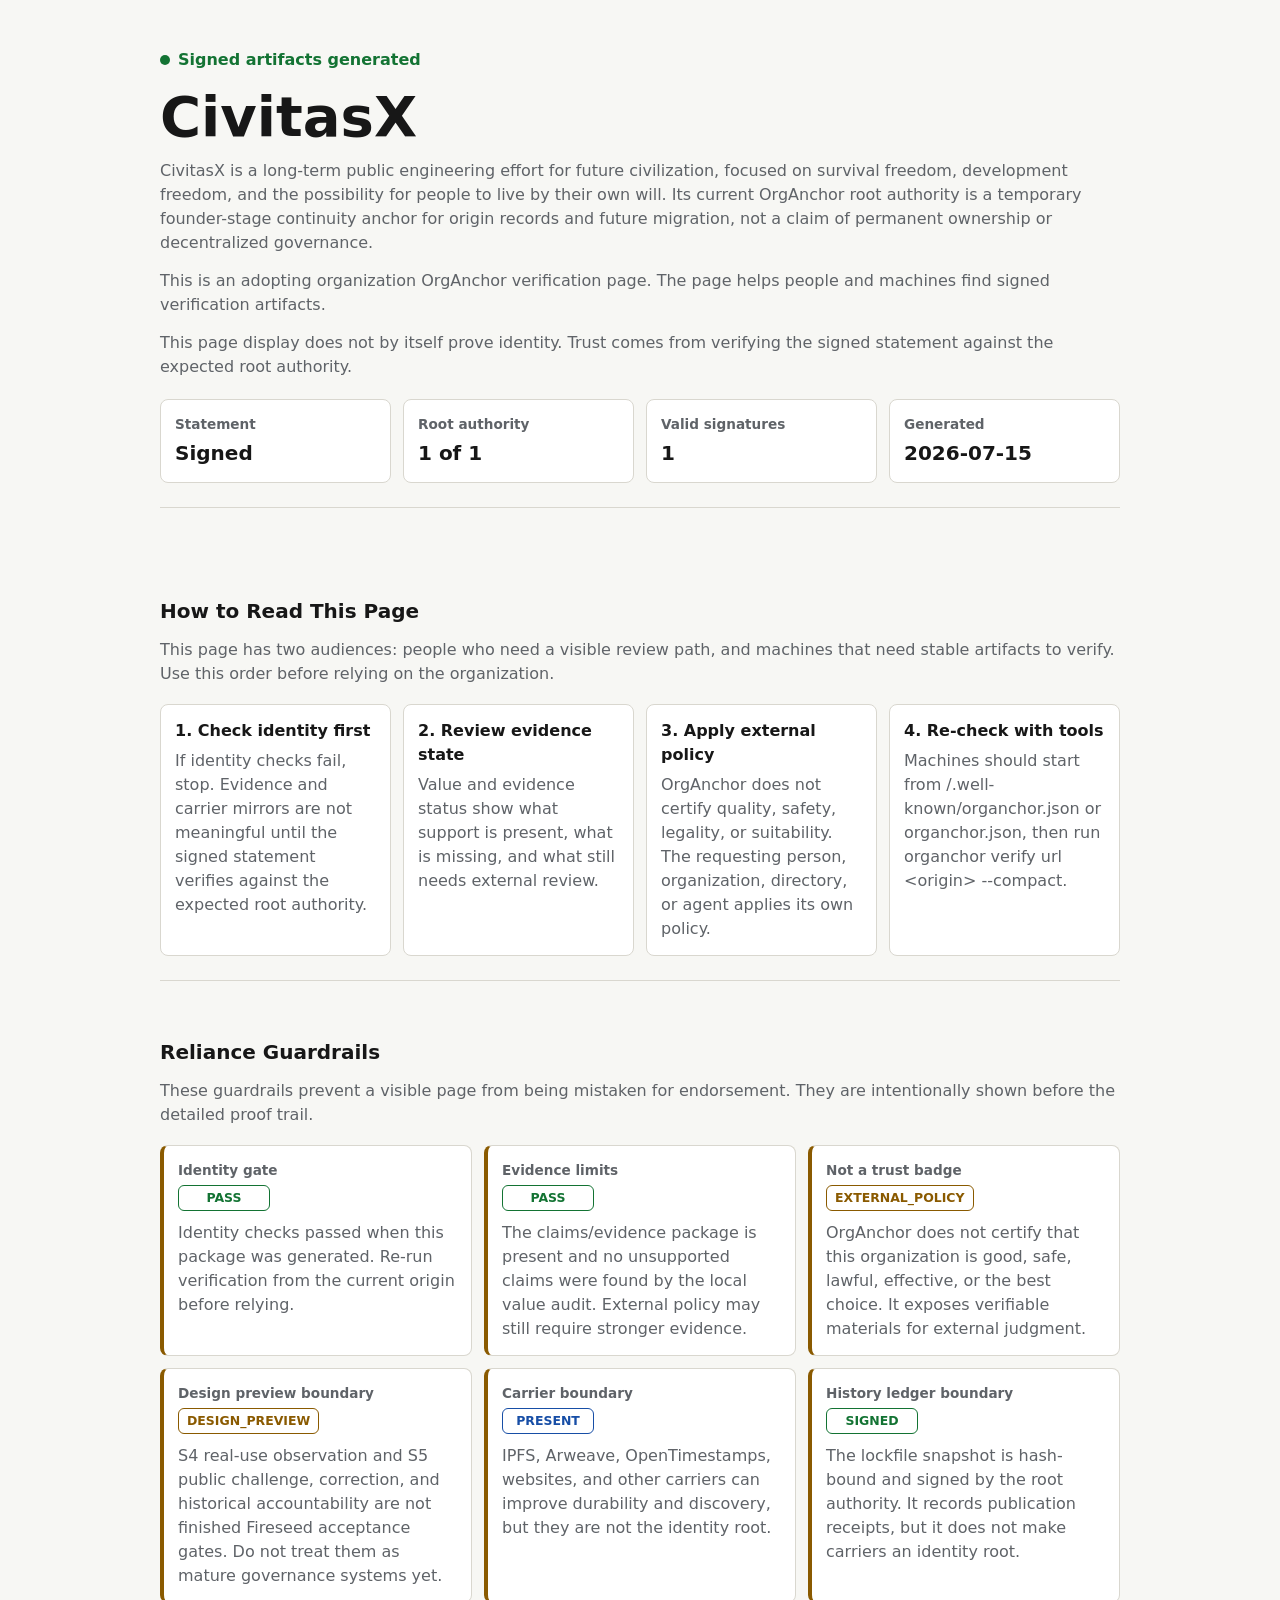
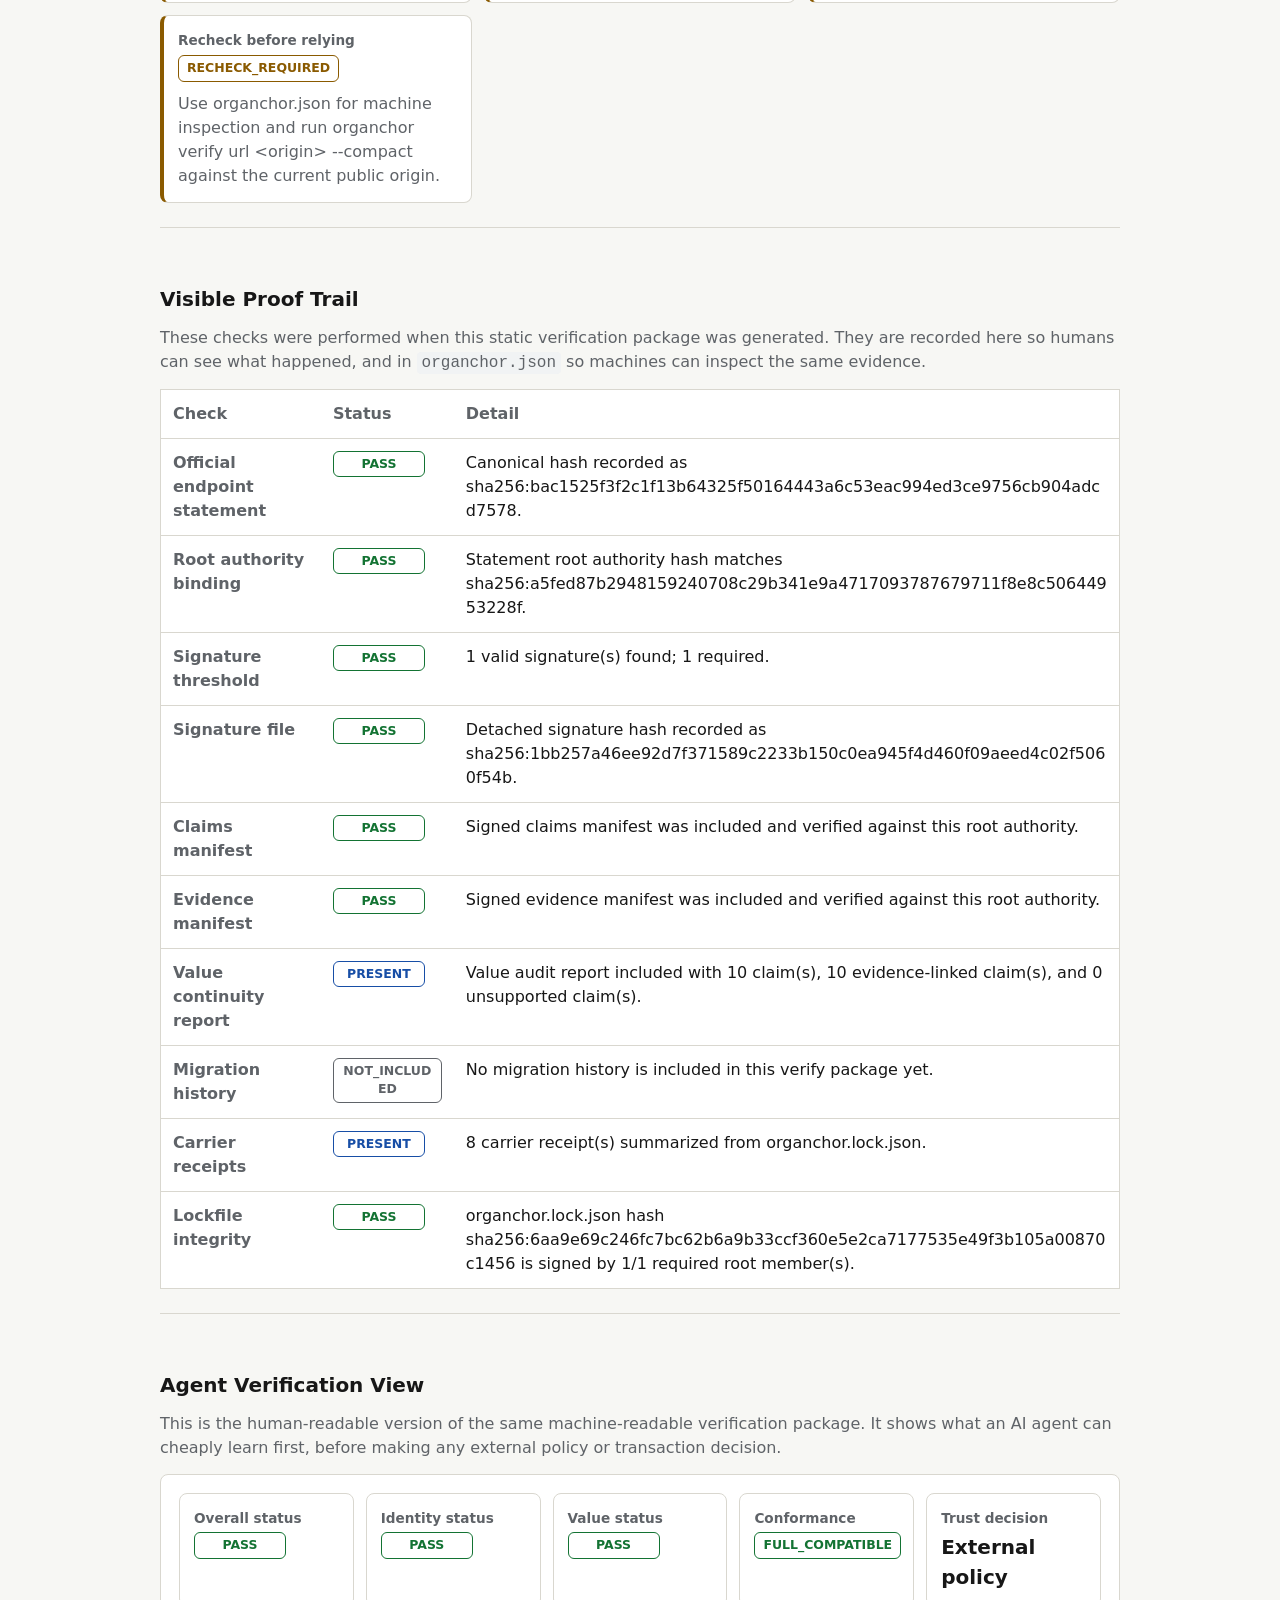
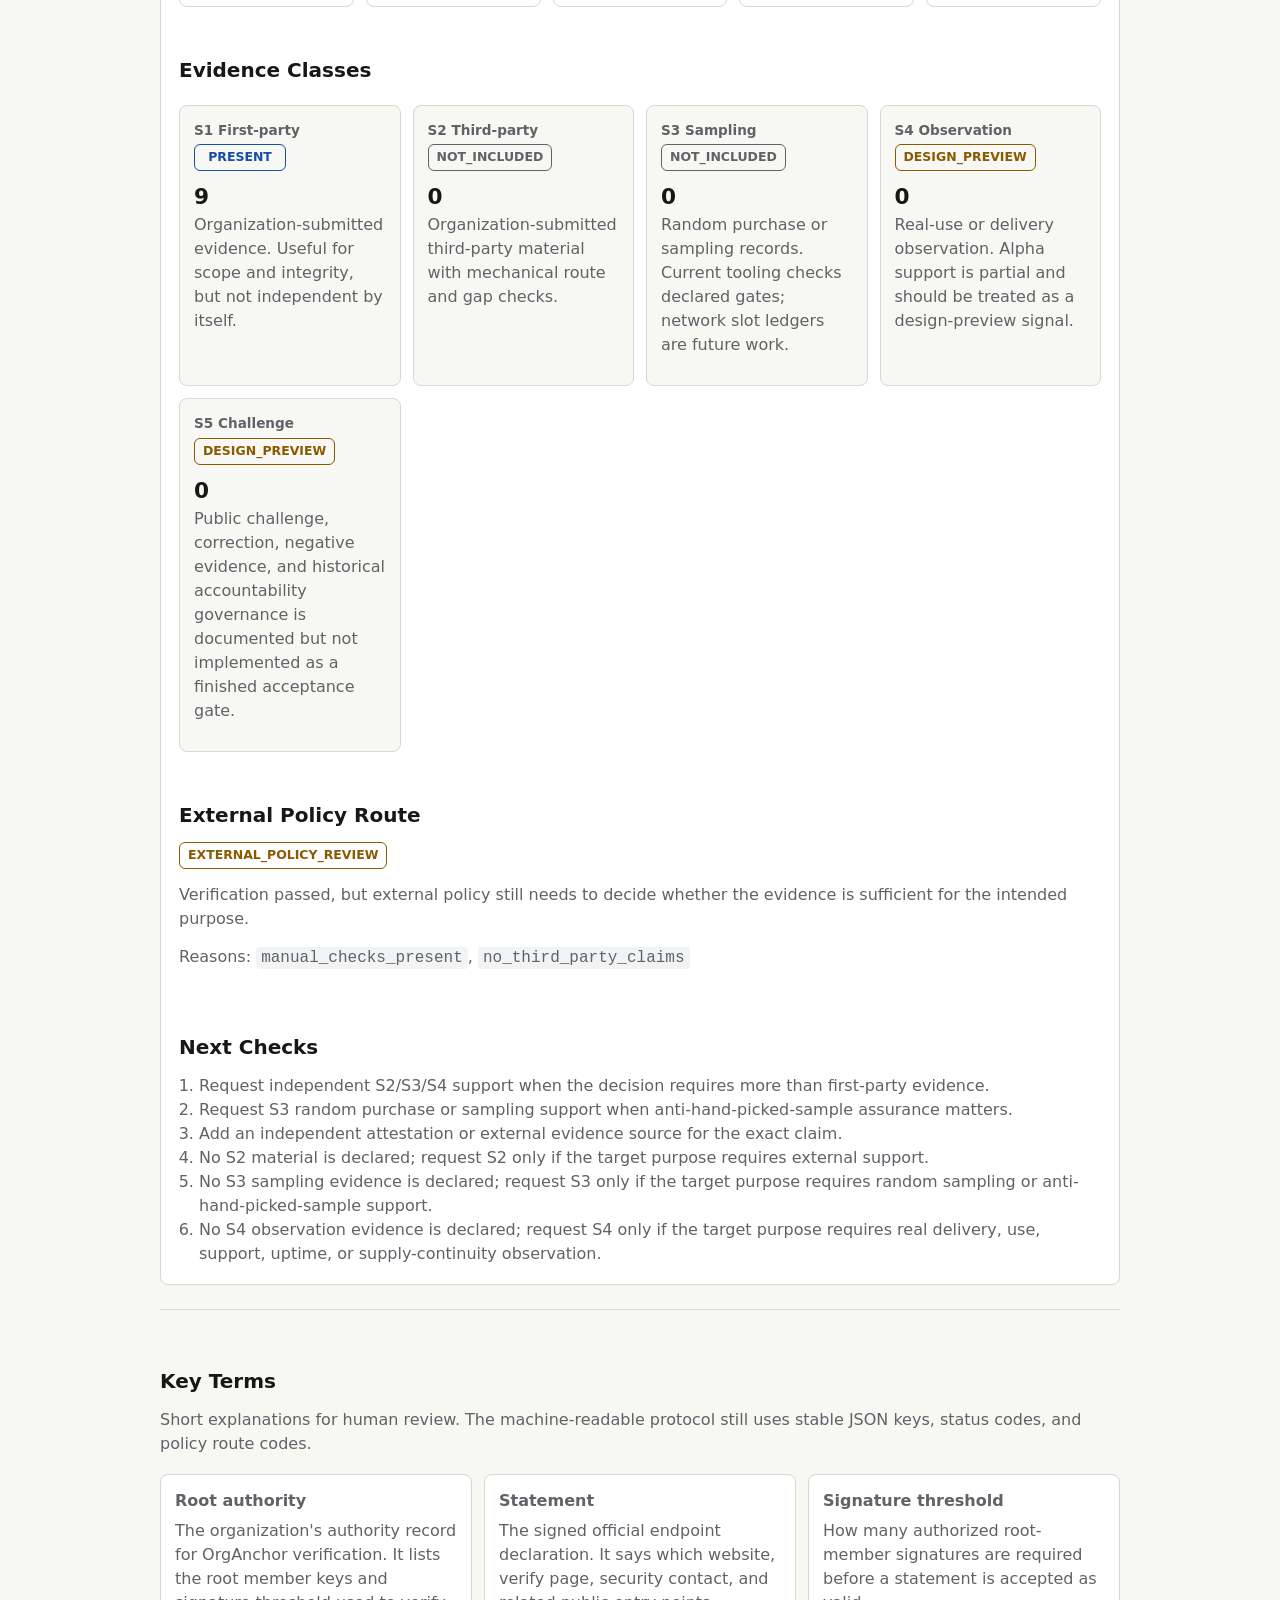
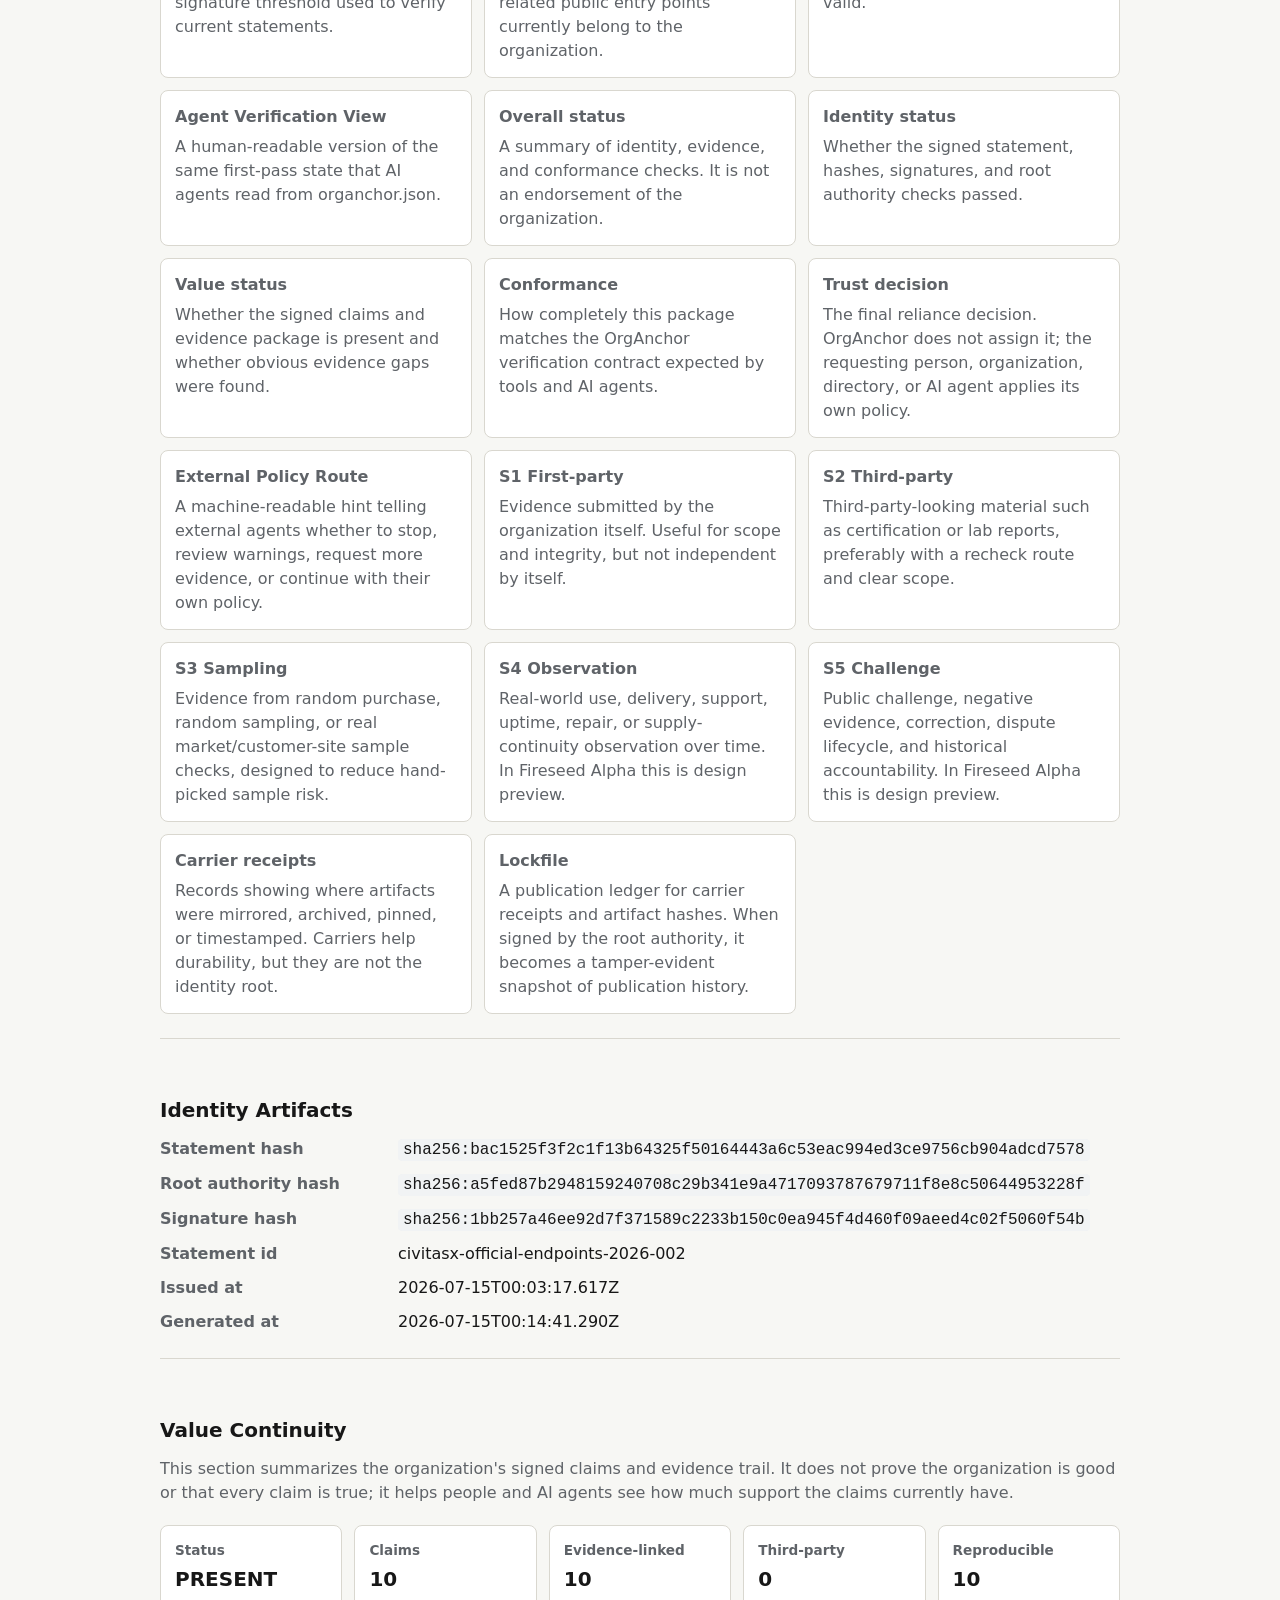
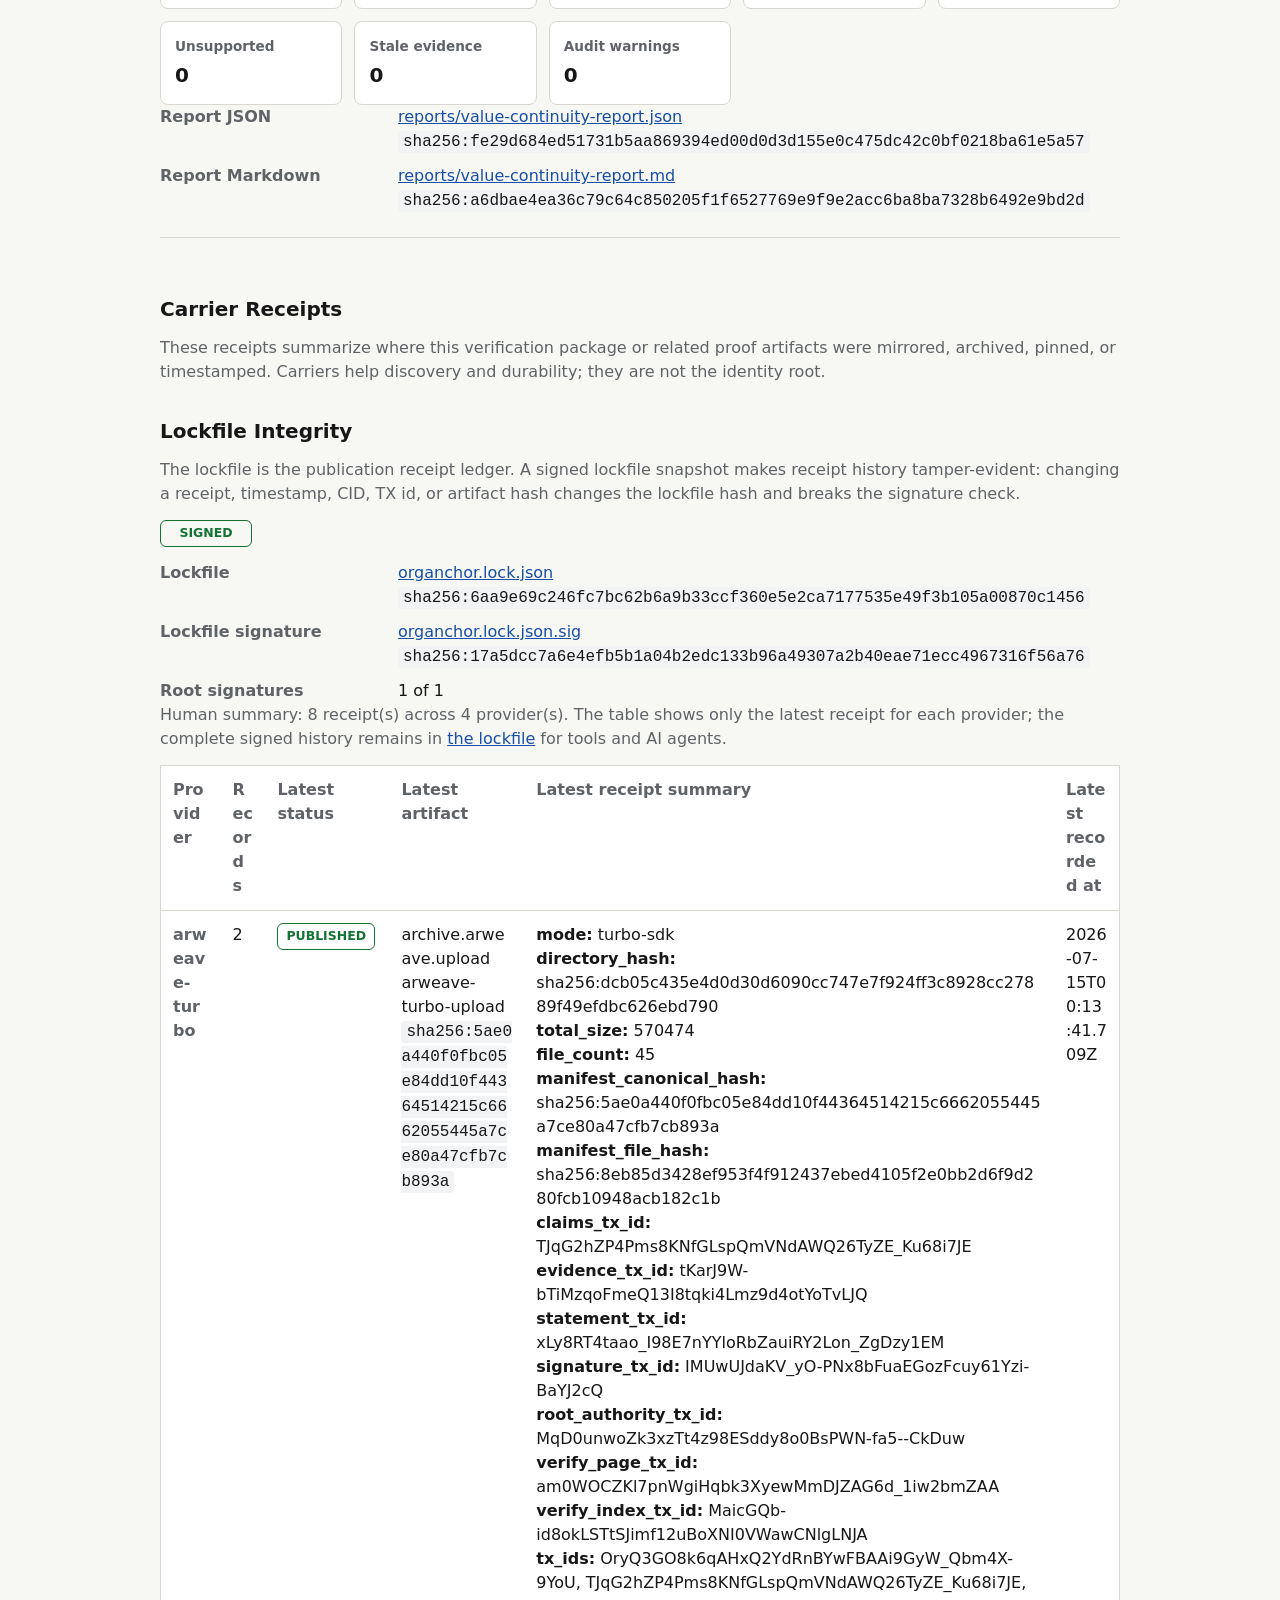
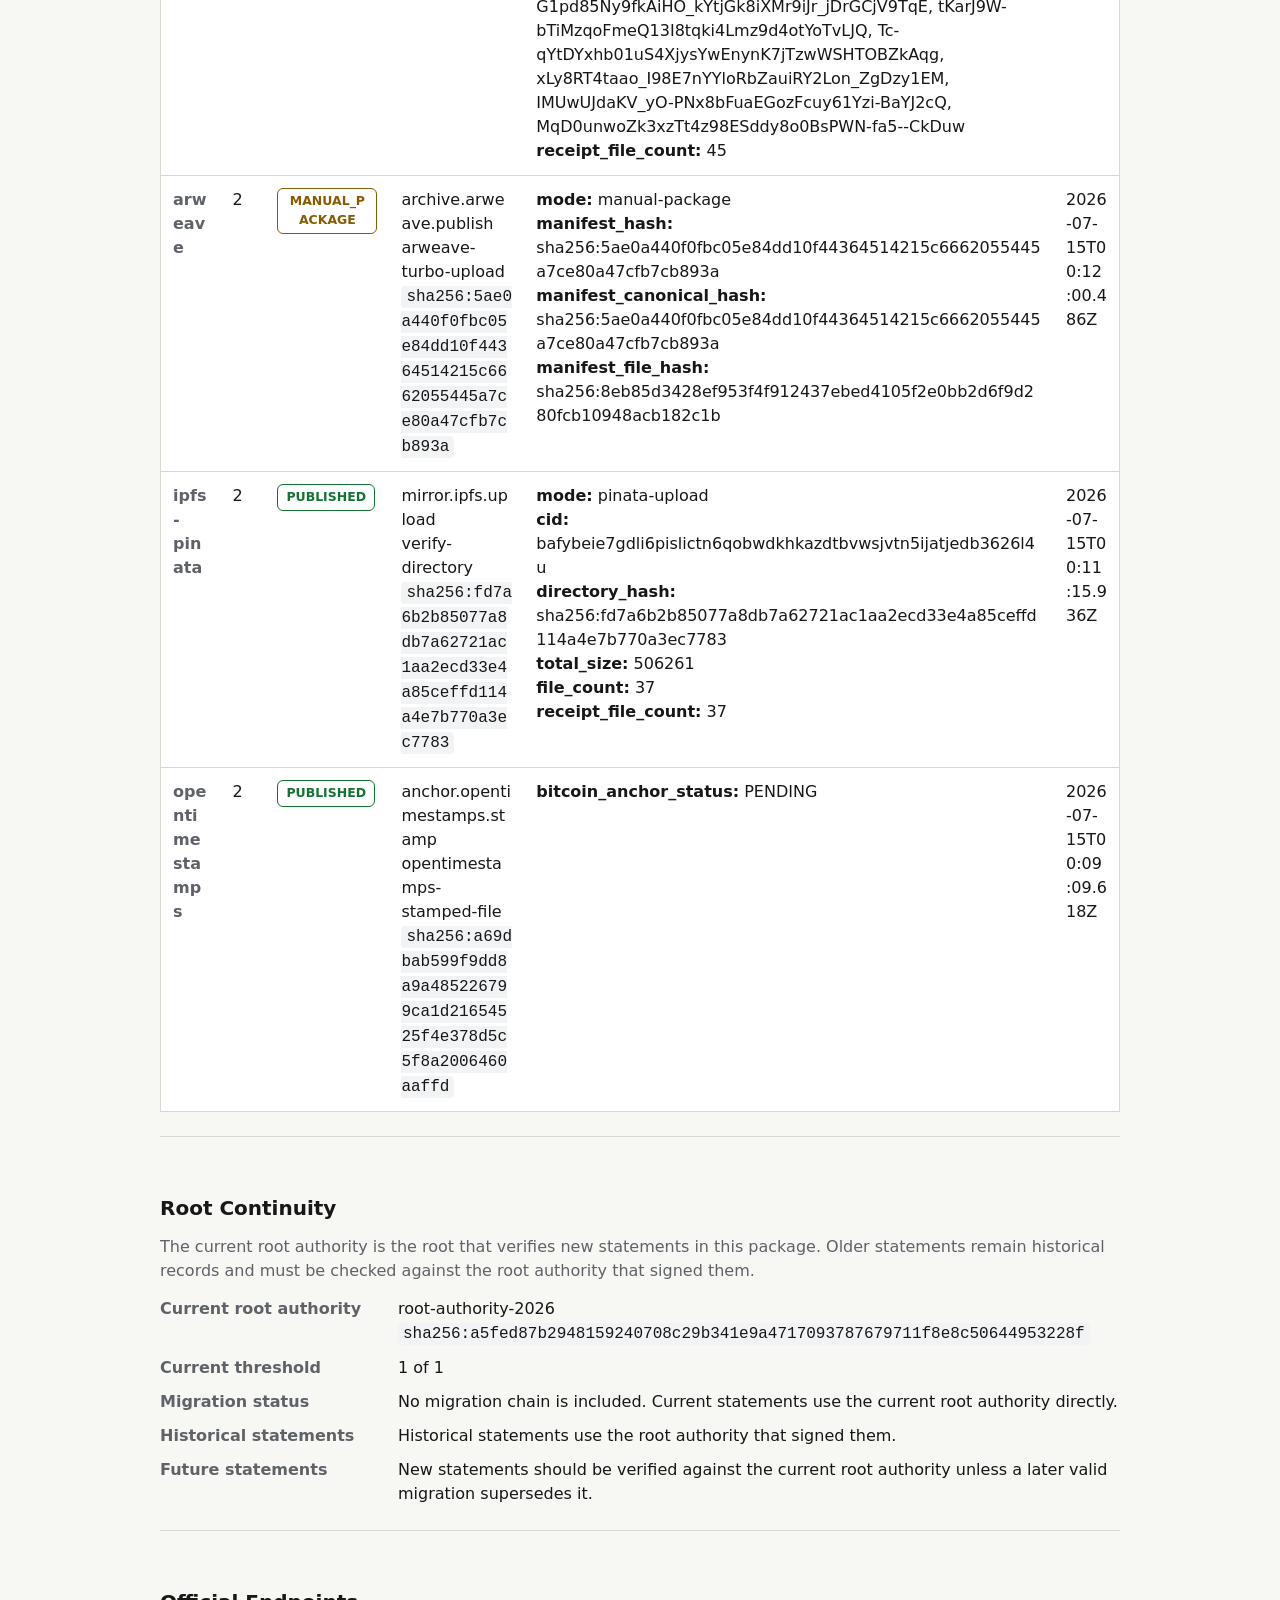
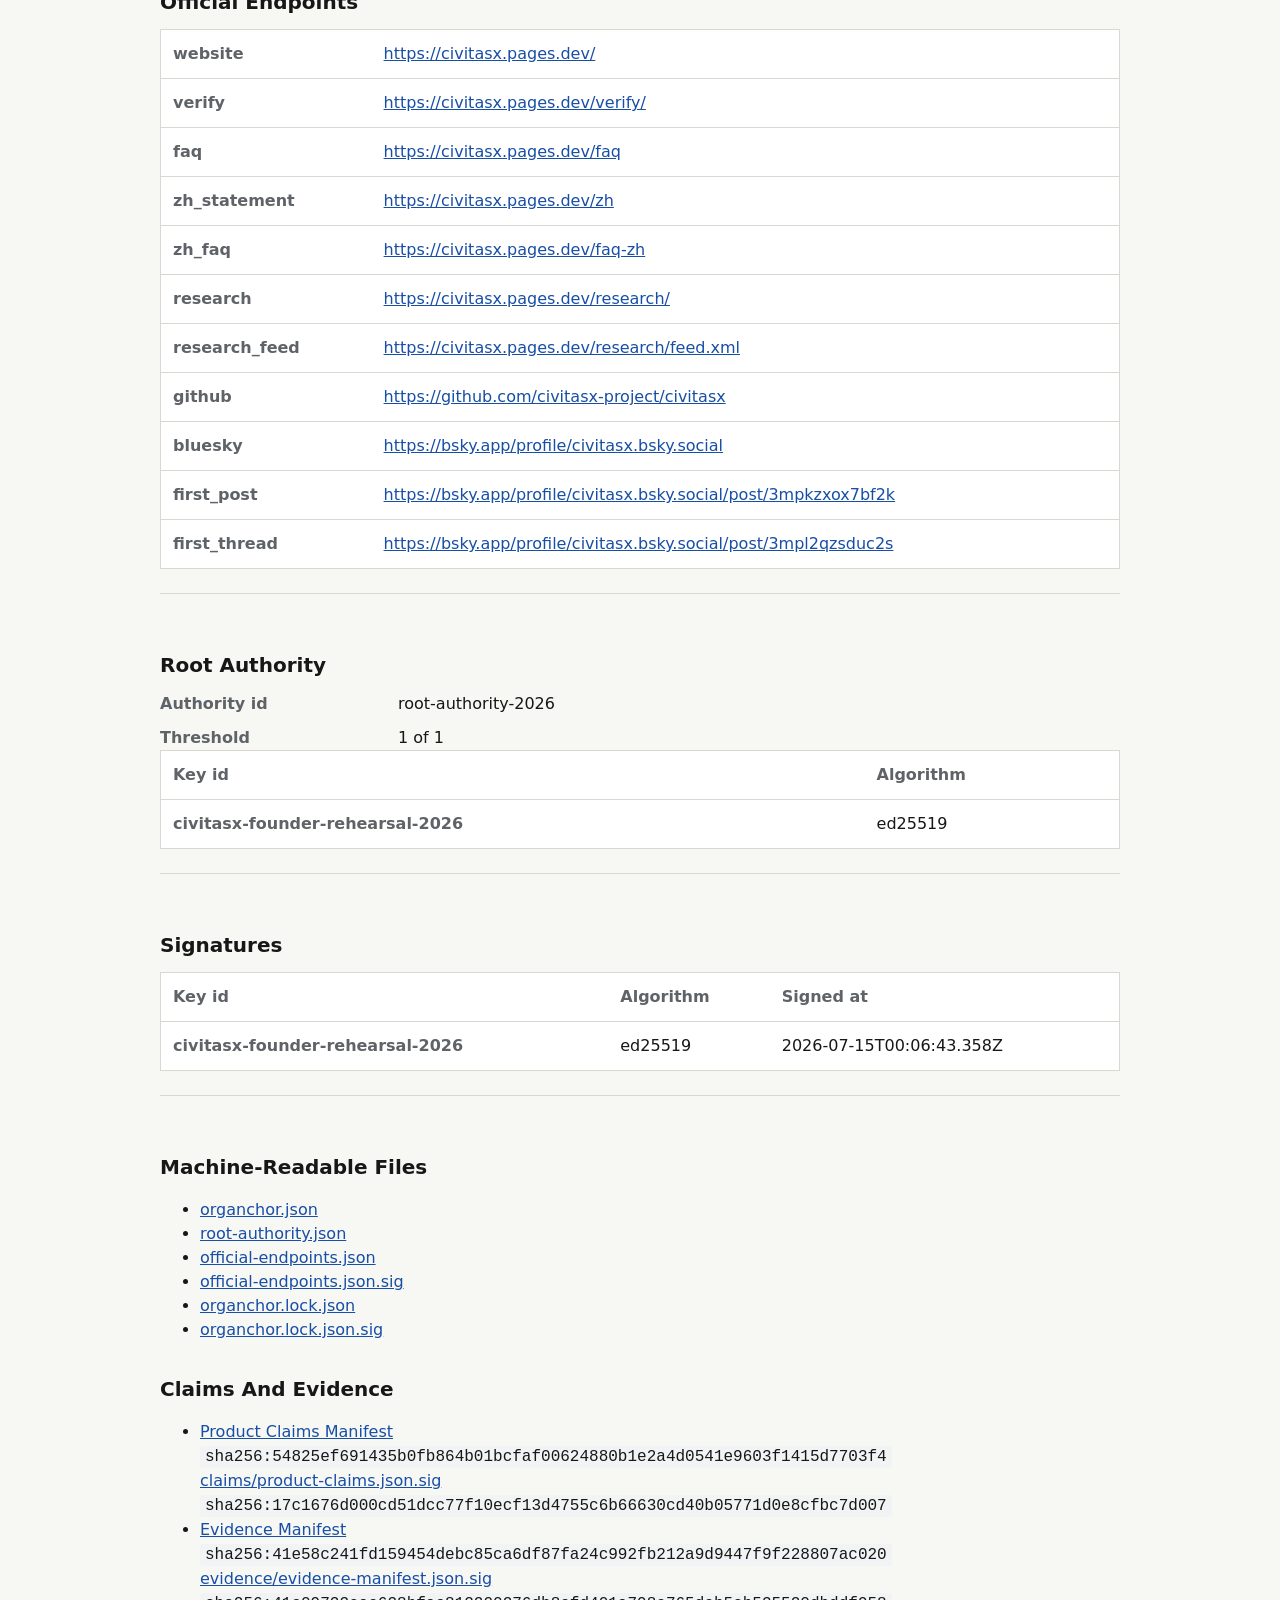
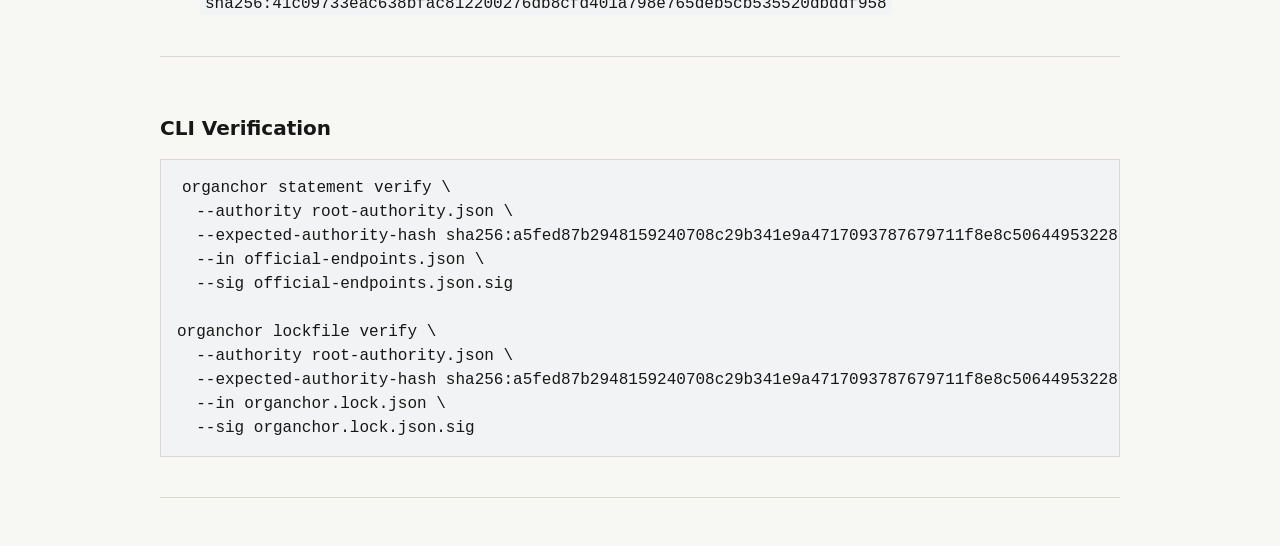
<file: organchor/history/2026-07-15-parent-path-001/index.html>
<!doctype html>
<html lang="en">
<head>
  <meta charset="utf-8">
  <meta name="viewport" content="width=device-width, initial-scale=1">
  <title>CivitasX Verification</title>
  <link rel="organchor" type="application/json" href="/.well-known/organchor.json">
  <link rel="alternate" type="application/json" href="./organchor.json" title="OrgAnchor verify index">
  <script type="application/ld+json">{"@context":"https://schema.org","@type":"Organization","name":"CivitasX","url":"https://civitasx.pages.dev/","description":"CivitasX is a long-term public engineering effort for future civilization, focused on survival freedom, development freedom, and the possibility for people to live by their own will. Its current OrgAnchor root authority is a temporary founder-stage continuity anchor for origin records and future migration, not a claim of permanent ownership or decentralized governance.","sameAs":["https://civitasx.pages.dev/","https://civitasx.pages.dev/verify/","https://civitasx.pages.dev/faq","https://civitasx.pages.dev/zh","https://civitasx.pages.dev/faq-zh","https://civitasx.pages.dev/research/","https://civitasx.pages.dev/research/feed.xml","https://github.com/civitasx-project/civitasx","https://bsky.app/profile/civitasx.bsky.social","https://bsky.app/profile/civitasx.bsky.social/post/3mpkzxox7bf2k","https://bsky.app/profile/civitasx.bsky.social/post/3mpl2qzsduc2s"]}</script>
  <style>
    :root {
      color-scheme: light dark;
      --bg: #f7f7f4;
      --text: #171717;
      --muted: #5f6368;
      --line: #d9d7cf;
      --panel: #ffffff;
      --accent: #174ea6;
      --ok: #137333;
      --warn: #8a5a00;
      --neutral: #5f6368;
      --code: #f1f3f4;
    }

    @media (prefers-color-scheme: dark) {
      :root {
        --bg: #111111;
        --text: #f1f1f1;
        --muted: #b7b7b7;
        --line: #373737;
        --panel: #1a1a1a;
        --accent: #8ab4f8;
        --ok: #81c995;
        --warn: #fdd663;
        --neutral: #b7b7b7;
        --code: #242424;
      }
    }

    * {
      box-sizing: border-box;
    }

    body {
      margin: 0;
      background: var(--bg);
      color: var(--text);
      font: 16px/1.5 system-ui, -apple-system, BlinkMacSystemFont, "Segoe UI", sans-serif;
    }

    main {
      width: min(960px, calc(100% - 32px));
      margin: 0 auto;
      padding: 48px 0;
    }

    header {
      border-bottom: 1px solid var(--line);
      padding-bottom: 24px;
      margin-bottom: 32px;
    }

    h1 {
      margin: 0 0 12px;
      font-size: clamp(2rem, 5vw, 3.5rem);
      line-height: 1.05;
      letter-spacing: 0;
    }

    h2 {
      margin: 32px 0 12px;
      font-size: 1.25rem;
      letter-spacing: 0;
    }

    p {
      margin: 0 0 14px;
      color: var(--muted);
    }

    a {
      color: var(--accent);
    }

    .status {
      display: inline-flex;
      gap: 8px;
      align-items: center;
      color: var(--ok);
      font-weight: 700;
      margin-bottom: 16px;
    }

    .summary {
      display: grid;
      grid-template-columns: repeat(auto-fit, minmax(180px, 1fr));
      gap: 12px;
      margin-top: 20px;
    }

    .summary-item {
      border: 1px solid var(--line);
      background: var(--panel);
      padding: 14px;
      border-radius: 8px;
    }

    .summary-label {
      display: block;
      color: var(--muted);
      font-weight: 700;
      font-size: 0.85rem;
      margin-bottom: 4px;
    }

    .summary-value {
      font-size: 1.25rem;
      font-weight: 800;
    }

    .badge {
      display: inline-block;
      min-width: 92px;
      padding: 3px 8px;
      border-radius: 6px;
      font-size: 0.78rem;
      font-weight: 800;
      text-align: center;
      border: 1px solid currentColor;
    }

    .badge-pass {
      color: var(--ok);
    }

    .badge-present {
      color: var(--accent);
    }

    .badge-not_included {
      color: var(--neutral);
    }

    .badge-published,
    .badge-verified,
    .badge-signed {
      color: var(--ok);
    }

    .badge-manual_package,
    .badge-unsigned {
      color: var(--warn);
    }

    .badge-dry_run {
      color: var(--neutral);
    }

    .badge-warn,
    .badge-review_value_warnings,
    .badge-external_policy_review,
    .badge-partial,
    .badge-design_preview,
    .badge-manual_check_required {
      color: var(--warn);
    }

    .badge-fail,
    .badge-stop,
    .badge-stop_identity_failure,
    .badge-review_failed_checks {
      color: #b3261e;
    }

    .badge-external_policy,
    .badge-recheck_required {
      color: var(--warn);
    }

    .badge-full_compatible,
    .badge-ready_for_external_policy,
    .badge-identity_verify_pass,
    .badge-value_verify_pass {
      color: var(--ok);
    }

    .status::before {
      content: "";
      width: 10px;
      height: 10px;
      border-radius: 50%;
      background: var(--ok);
    }

    section {
      padding: 24px 0;
      border-bottom: 1px solid var(--line);
    }

    .agent-panel {
      display: grid;
      gap: 16px;
      border: 1px solid var(--line);
      background: var(--panel);
      padding: 18px;
      border-radius: 8px;
    }

    .agent-decision {
      display: grid;
      grid-template-columns: repeat(auto-fit, minmax(150px, 1fr));
      gap: 12px;
    }

    .agent-card {
      border: 1px solid var(--line);
      border-radius: 8px;
      padding: 14px;
      background: var(--bg);
    }

    .agent-card strong {
      display: block;
      margin-top: 10px;
      font-size: 1.35rem;
    }

    .next-actions {
      margin: 0;
      padding-left: 20px;
      color: var(--muted);
    }

    .read-steps {
      display: grid;
      grid-template-columns: repeat(auto-fit, minmax(210px, 1fr));
      gap: 12px;
      margin: 18px 0 0;
      padding: 0;
      list-style: none;
    }

    .read-step {
      border: 1px solid var(--line);
      background: var(--panel);
      border-radius: 8px;
      padding: 14px;
    }

    .read-step strong {
      display: block;
      margin-bottom: 6px;
    }

    .read-step p {
      margin: 0;
    }

    .guardrails {
      display: grid;
      grid-template-columns: repeat(auto-fit, minmax(240px, 1fr));
      gap: 12px;
      margin-top: 18px;
    }

    .guardrail-card {
      border: 1px solid var(--line);
      border-left: 4px solid var(--warn);
      background: var(--panel);
      border-radius: 8px;
      padding: 14px;
    }

    .guardrail-card p {
      margin: 10px 0 0;
    }

    .term-list {
      display: grid;
      grid-template-columns: repeat(auto-fit, minmax(240px, 1fr));
      gap: 12px;
      margin: 18px 0 0;
    }

    .term-item {
      border: 1px solid var(--line);
      background: var(--panel);
      border-radius: 8px;
      padding: 14px;
    }

    .term-item dt {
      margin-bottom: 6px;
    }

    .term-item dd {
      color: var(--muted);
    }

    dl {
      display: grid;
      grid-template-columns: minmax(140px, 220px) 1fr;
      gap: 10px 18px;
      margin: 0;
    }

    dt {
      color: var(--muted);
      font-weight: 700;
    }

    dd {
      margin: 0;
      overflow-wrap: anywhere;
    }

    table {
      width: 100%;
      border-collapse: collapse;
      background: var(--panel);
      border: 1px solid var(--line);
    }

    th,
    td {
      padding: 12px;
      border-bottom: 1px solid var(--line);
      text-align: left;
      vertical-align: top;
      overflow-wrap: anywhere;
    }

    th {
      color: var(--muted);
      font-weight: 700;
    }

    code,
    pre {
      font-family: ui-monospace, SFMono-Regular, Consolas, "Liberation Mono", monospace;
      background: var(--code);
    }

    code {
      padding: 2px 5px;
      border-radius: 4px;
    }

    :not(pre) > code {
      overflow-wrap: anywhere;
      word-break: break-word;
    }

    pre {
      overflow-x: auto;
      padding: 16px;
      border: 1px solid var(--line);
    }

    @media (max-width: 640px) {
      main {
        width: min(100% - 24px, 960px);
        padding: 32px 0;
      }

      dl {
        grid-template-columns: 1fr;
      }

      th,
      td {
        display: block;
        width: 100%;
      }
    }
  </style>
</head>
<body>
  <main>
    <header>
      <div class="status">Signed artifacts generated</div>
      <h1>CivitasX</h1>
      <p>CivitasX is a long-term public engineering effort for future civilization, focused on survival freedom, development freedom, and the possibility for people to live by their own will. Its current OrgAnchor root authority is a temporary founder-stage continuity anchor for origin records and future migration, not a claim of permanent ownership or decentralized governance.</p>
      <p>This is an adopting organization OrgAnchor verification page. The page helps people and machines find signed verification artifacts.</p>
      <p>This page display does not by itself prove identity. Trust comes from verifying the signed statement against the expected root authority.</p>
      <div class="summary" aria-label="Visible verification summary">
        <div class="summary-item">
          <span class="summary-label">Statement</span>
          <span class="summary-value">Signed</span>
        </div>
        <div class="summary-item">
          <span class="summary-label">Root authority</span>
          <span class="summary-value">1 of 1</span>
        </div>
        <div class="summary-item">
          <span class="summary-label">Valid signatures</span>
          <span class="summary-value">1</span>
        </div>
        <div class="summary-item">
          <span class="summary-label">Generated</span>
          <span class="summary-value">2026-07-15</span>
        </div>
      </div>
    </header>

    <section aria-labelledby="how-to-read">
      <h2 id="how-to-read">How to Read This Page</h2>
      <p>This page has two audiences: people who need a visible review path, and machines that need stable artifacts to verify. Use this order before relying on the organization.</p>
      <ol class="read-steps">

        <li class="read-step">
          <strong>1. Check identity first</strong>
          <p>If identity checks fail, stop. Evidence and carrier mirrors are not meaningful until the signed statement verifies against the expected root authority.</p>
        </li>

        <li class="read-step">
          <strong>2. Review evidence state</strong>
          <p>Value and evidence status show what support is present, what is missing, and what still needs external review.</p>
        </li>

        <li class="read-step">
          <strong>3. Apply external policy</strong>
          <p>OrgAnchor does not certify quality, safety, legality, or suitability. The requesting person, organization, directory, or agent applies its own policy.</p>
        </li>

        <li class="read-step">
          <strong>4. Re-check with tools</strong>
          <p>Machines should start from /.well-known/organchor.json or organchor.json, then run organchor verify url &lt;origin&gt; --compact.</p>
        </li>
      </ol>
    </section>

    <section aria-labelledby="reliance-guardrails">
      <h2 id="reliance-guardrails">Reliance Guardrails</h2>
      <p>These guardrails prevent a visible page from being mistaken for endorsement. They are intentionally shown before the detailed proof trail.</p>
      <div class="guardrails" aria-label="Reliance guardrails">

        <div class="guardrail-card">
          <span class="summary-label">Identity gate</span>
          <span class="badge badge-pass">PASS</span>
          <p>Identity checks passed when this package was generated. Re-run verification from the current origin before relying.</p>
        </div>

        <div class="guardrail-card">
          <span class="summary-label">Evidence limits</span>
          <span class="badge badge-pass">PASS</span>
          <p>The claims/evidence package is present and no unsupported claims were found by the local value audit. External policy may still require stronger evidence.</p>
        </div>

        <div class="guardrail-card">
          <span class="summary-label">Not a trust badge</span>
          <span class="badge badge-external_policy">EXTERNAL_POLICY</span>
          <p>OrgAnchor does not certify that this organization is good, safe, lawful, effective, or the best choice. It exposes verifiable materials for external judgment.</p>
        </div>

        <div class="guardrail-card">
          <span class="summary-label">Design preview boundary</span>
          <span class="badge badge-design_preview">DESIGN_PREVIEW</span>
          <p>S4 real-use observation and S5 public challenge, correction, and historical accountability are not finished Fireseed acceptance gates. Do not treat them as mature governance systems yet.</p>
        </div>

        <div class="guardrail-card">
          <span class="summary-label">Carrier boundary</span>
          <span class="badge badge-present">PRESENT</span>
          <p>IPFS, Arweave, OpenTimestamps, websites, and other carriers can improve durability and discovery, but they are not the identity root.</p>
        </div>

        <div class="guardrail-card">
          <span class="summary-label">History ledger boundary</span>
          <span class="badge badge-signed">SIGNED</span>
          <p>The lockfile snapshot is hash-bound and signed by the root authority. It records publication receipts, but it does not make carriers an identity root.</p>
        </div>

        <div class="guardrail-card">
          <span class="summary-label">Recheck before relying</span>
          <span class="badge badge-recheck_required">RECHECK_REQUIRED</span>
          <p>Use organchor.json for machine inspection and run organchor verify url &lt;origin&gt; --compact against the current public origin.</p>
        </div>
      </div>
    </section>

    <section aria-labelledby="proof-trail">
      <h2 id="proof-trail">Visible Proof Trail</h2>
      <p>These checks were performed when this static verification package was generated. They are recorded here so humans can see what happened, and in <code>organchor.json</code> so machines can inspect the same evidence.</p>
      <table>
        <thead>
          <tr>
            <th scope="col">Check</th>
            <th scope="col">Status</th>
            <th scope="col">Detail</th>
          </tr>
        </thead>
        <tbody>

        <tr>
          <th scope="row">Official endpoint statement</th>
          <td><span class="badge badge-pass">PASS</span></td>
          <td>Canonical hash recorded as sha256:bac1525f3f2c1f13b64325f50164443a6c53eac994ed3ce9756cb904adcd7578.</td>
        </tr>

        <tr>
          <th scope="row">Root authority binding</th>
          <td><span class="badge badge-pass">PASS</span></td>
          <td>Statement root authority hash matches sha256:a5fed87b2948159240708c29b341e9a4717093787679711f8e8c50644953228f.</td>
        </tr>

        <tr>
          <th scope="row">Signature threshold</th>
          <td><span class="badge badge-pass">PASS</span></td>
          <td>1 valid signature(s) found; 1 required.</td>
        </tr>

        <tr>
          <th scope="row">Signature file</th>
          <td><span class="badge badge-pass">PASS</span></td>
          <td>Detached signature hash recorded as sha256:1bb257a46ee92d7f371589c2233b150c0ea945f4d460f09aeed4c02f5060f54b.</td>
        </tr>

        <tr>
          <th scope="row">Claims manifest</th>
          <td><span class="badge badge-pass">PASS</span></td>
          <td>Signed claims manifest was included and verified against this root authority.</td>
        </tr>

        <tr>
          <th scope="row">Evidence manifest</th>
          <td><span class="badge badge-pass">PASS</span></td>
          <td>Signed evidence manifest was included and verified against this root authority.</td>
        </tr>

        <tr>
          <th scope="row">Value continuity report</th>
          <td><span class="badge badge-present">PRESENT</span></td>
          <td>Value audit report included with 10 claim(s), 10 evidence-linked claim(s), and 0 unsupported claim(s).</td>
        </tr>

        <tr>
          <th scope="row">Migration history</th>
          <td><span class="badge badge-not_included">NOT_INCLUDED</span></td>
          <td>No migration history is included in this verify package yet.</td>
        </tr>

        <tr>
          <th scope="row">Carrier receipts</th>
          <td><span class="badge badge-present">PRESENT</span></td>
          <td>8 carrier receipt(s) summarized from organchor.lock.json.</td>
        </tr>

        <tr>
          <th scope="row">Lockfile integrity</th>
          <td><span class="badge badge-pass">PASS</span></td>
          <td>organchor.lock.json hash sha256:6aa9e69c246fc7bc62b6a9b33ccf360e5e2ca7177535e49f3b105a00870c1456 is signed by 1/1 required root member(s).</td>
        </tr>
        </tbody>
      </table>
    </section>

    <section aria-labelledby="agent-view">
      <h2 id="agent-view">Agent Verification View</h2>
      <p>This is the human-readable version of the same machine-readable verification package. It shows what an AI agent can cheaply learn first, before making any external policy or transaction decision.</p>
      <div class="agent-panel">
        <div class="agent-decision" aria-label="AI agent first-pass decision summary">
          <div class="summary-item">
            <span class="summary-label">Overall status</span>
            <span class="badge badge-pass">PASS</span>
          </div>
          <div class="summary-item">
            <span class="summary-label">Identity status</span>
            <span class="badge badge-pass">PASS</span>
          </div>
          <div class="summary-item">
            <span class="summary-label">Value status</span>
            <span class="badge badge-pass">PASS</span>
          </div>
          <div class="summary-item">
            <span class="summary-label">Conformance</span>
            <span class="badge badge-full_compatible">FULL_COMPATIBLE</span>
          </div>
          <div class="summary-item">
            <span class="summary-label">Trust decision</span>
            <span class="summary-value">External policy</span>
          </div>
        </div>
        <div>
          <h2>Evidence Classes</h2>
          <div class="summary" aria-label="Evidence class summary">

        <div class="agent-card">
          <span class="summary-label">S1 First-party</span>
          <span class="badge badge-present">PRESENT</span>
          <strong>9</strong>
          <p>Organization-submitted evidence. Useful for scope and integrity, but not independent by itself.</p>
        </div>

        <div class="agent-card">
          <span class="summary-label">S2 Third-party</span>
          <span class="badge badge-not_included">NOT_INCLUDED</span>
          <strong>0</strong>
          <p>Organization-submitted third-party material with mechanical route and gap checks.</p>
        </div>

        <div class="agent-card">
          <span class="summary-label">S3 Sampling</span>
          <span class="badge badge-not_included">NOT_INCLUDED</span>
          <strong>0</strong>
          <p>Random purchase or sampling records. Current tooling checks declared gates; network slot ledgers are future work.</p>
        </div>

        <div class="agent-card">
          <span class="summary-label">S4 Observation</span>
          <span class="badge badge-design_preview">DESIGN_PREVIEW</span>
          <strong>0</strong>
          <p>Real-use or delivery observation. Alpha support is partial and should be treated as a design-preview signal.</p>
        </div>

        <div class="agent-card">
          <span class="summary-label">S5 Challenge</span>
          <span class="badge badge-design_preview">DESIGN_PREVIEW</span>
          <strong>0</strong>
          <p>Public challenge, correction, negative evidence, and historical accountability governance is documented but not implemented as a finished acceptance gate.</p>
        </div>
          </div>
        </div>
        <div>
          <h2>External Policy Route</h2>
          <p><span class="badge badge-external_policy_review">EXTERNAL_POLICY_REVIEW</span></p>
          <p>Verification passed, but external policy still needs to decide whether the evidence is sufficient for the intended purpose.</p>
          <p>Reasons: <code>manual_checks_present</code>, <code>no_third_party_claims</code></p>
        </div>
        <div>
          <h2>Next Checks</h2>
          <ol class="next-actions">
<li>Request independent S2/S3/S4 support when the decision requires more than first-party evidence.</li>
<li>Request S3 random purchase or sampling support when anti-hand-picked-sample assurance matters.</li>
<li>Add an independent attestation or external evidence source for the exact claim.</li>
<li>No S2 material is declared; request S2 only if the target purpose requires external support.</li>
<li>No S3 sampling evidence is declared; request S3 only if the target purpose requires random sampling or anti-hand-picked-sample support.</li>
<li>No S4 observation evidence is declared; request S4 only if the target purpose requires real delivery, use, support, uptime, or supply-continuity observation.</li>
          </ol>
        </div>
      </div>
    </section>

    <section aria-labelledby="key-terms">
      <h2 id="key-terms">Key Terms</h2>
      <p>Short explanations for human review. The machine-readable protocol still uses stable JSON keys, status codes, and policy route codes.</p>
      <dl class="term-list">

        <div class="term-item">
          <dt>Root authority</dt>
          <dd>The organization&#39;s authority record for OrgAnchor verification. It lists the root member keys and signature threshold used to verify current statements.</dd>
        </div>

        <div class="term-item">
          <dt>Statement</dt>
          <dd>The signed official endpoint declaration. It says which website, verify page, security contact, and related public entry points currently belong to the organization.</dd>
        </div>

        <div class="term-item">
          <dt>Signature threshold</dt>
          <dd>How many authorized root-member signatures are required before a statement is accepted as valid.</dd>
        </div>

        <div class="term-item">
          <dt>Agent Verification View</dt>
          <dd>A human-readable version of the same first-pass state that AI agents read from organchor.json.</dd>
        </div>

        <div class="term-item">
          <dt>Overall status</dt>
          <dd>A summary of identity, evidence, and conformance checks. It is not an endorsement of the organization.</dd>
        </div>

        <div class="term-item">
          <dt>Identity status</dt>
          <dd>Whether the signed statement, hashes, signatures, and root authority checks passed.</dd>
        </div>

        <div class="term-item">
          <dt>Value status</dt>
          <dd>Whether the signed claims and evidence package is present and whether obvious evidence gaps were found.</dd>
        </div>

        <div class="term-item">
          <dt>Conformance</dt>
          <dd>How completely this package matches the OrgAnchor verification contract expected by tools and AI agents.</dd>
        </div>

        <div class="term-item">
          <dt>Trust decision</dt>
          <dd>The final reliance decision. OrgAnchor does not assign it; the requesting person, organization, directory, or AI agent applies its own policy.</dd>
        </div>

        <div class="term-item">
          <dt>External Policy Route</dt>
          <dd>A machine-readable hint telling external agents whether to stop, review warnings, request more evidence, or continue with their own policy.</dd>
        </div>

        <div class="term-item">
          <dt>S1 First-party</dt>
          <dd>Evidence submitted by the organization itself. Useful for scope and integrity, but not independent by itself.</dd>
        </div>

        <div class="term-item">
          <dt>S2 Third-party</dt>
          <dd>Third-party-looking material such as certification or lab reports, preferably with a recheck route and clear scope.</dd>
        </div>

        <div class="term-item">
          <dt>S3 Sampling</dt>
          <dd>Evidence from random purchase, random sampling, or real market/customer-site sample checks, designed to reduce hand-picked sample risk.</dd>
        </div>

        <div class="term-item">
          <dt>S4 Observation</dt>
          <dd>Real-world use, delivery, support, uptime, repair, or supply-continuity observation over time. In Fireseed Alpha this is design preview.</dd>
        </div>

        <div class="term-item">
          <dt>S5 Challenge</dt>
          <dd>Public challenge, negative evidence, correction, dispute lifecycle, and historical accountability. In Fireseed Alpha this is design preview.</dd>
        </div>

        <div class="term-item">
          <dt>Carrier receipts</dt>
          <dd>Records showing where artifacts were mirrored, archived, pinned, or timestamped. Carriers help durability, but they are not the identity root.</dd>
        </div>

        <div class="term-item">
          <dt>Lockfile</dt>
          <dd>A publication ledger for carrier receipts and artifact hashes. When signed by the root authority, it becomes a tamper-evident snapshot of publication history.</dd>
        </div>
      </dl>
    </section>

    <section aria-labelledby="identity">
      <h2 id="identity">Identity Artifacts</h2>
      <dl>
        <dt>Statement hash</dt>
        <dd><code>sha256:bac1525f3f2c1f13b64325f50164443a6c53eac994ed3ce9756cb904adcd7578</code></dd>
        <dt>Root authority hash</dt>
        <dd><code>sha256:a5fed87b2948159240708c29b341e9a4717093787679711f8e8c50644953228f</code></dd>
        <dt>Signature hash</dt>
        <dd><code>sha256:1bb257a46ee92d7f371589c2233b150c0ea945f4d460f09aeed4c02f5060f54b</code></dd>
        <dt>Statement id</dt>
        <dd>civitasx-official-endpoints-2026-002</dd>
        <dt>Issued at</dt>
        <dd>2026-07-15T00:03:17.617Z</dd>
        <dt>Generated at</dt>
        <dd>2026-07-15T00:14:41.290Z</dd>
      </dl>
    </section>

    <section aria-labelledby="value-continuity">
      <h2 id="value-continuity">Value Continuity</h2>
      <p>This section summarizes the organization's signed claims and evidence trail. It does not prove the organization is good or that every claim is true; it helps people and AI agents see how much support the claims currently have.</p>
      <div class="summary" aria-label="Value continuity summary">
        <div class="summary-item">
          <span class="summary-label">Status</span>
          <span class="summary-value">PRESENT</span>
        </div>
        <div class="summary-item">
          <span class="summary-label">Claims</span>
          <span class="summary-value">10</span>
        </div>
        <div class="summary-item">
          <span class="summary-label">Evidence-linked</span>
          <span class="summary-value">10</span>
        </div>
        <div class="summary-item">
          <span class="summary-label">Third-party</span>
          <span class="summary-value">0</span>
        </div>
        <div class="summary-item">
          <span class="summary-label">Reproducible</span>
          <span class="summary-value">10</span>
        </div>
        <div class="summary-item">
          <span class="summary-label">Unsupported</span>
          <span class="summary-value">0</span>
        </div>
        <div class="summary-item">
          <span class="summary-label">Stale evidence</span>
          <span class="summary-value">0</span>
        </div>
        <div class="summary-item">
          <span class="summary-label">Audit warnings</span>
          <span class="summary-value">0</span>
        </div>
      </div>
      <dl>
        <dt>Report JSON</dt>
        <dd><a href="./reports/value-continuity-report.json">reports/value-continuity-report.json</a><br><code>sha256:fe29d684ed51731b5aa869394ed00d0d3d155e0c475dc42c0bf0218ba61e5a57</code></dd>
        <dt>Report Markdown</dt>
        <dd><a href="./reports/value-continuity-report.md">reports/value-continuity-report.md</a><br><code>sha256:a6dbae4ea36c79c64c850205f1f6527769e9f9e2acc6ba8ba7328b6492e9bd2d</code></dd>
      </dl>
    </section>

    <section aria-labelledby="carrier-receipts">
      <h2 id="carrier-receipts">Carrier Receipts</h2>
      <p>These receipts summarize where this verification package or related proof artifacts were mirrored, archived, pinned, or timestamped. Carriers help discovery and durability; they are not the identity root.</p>
      <h2>Lockfile Integrity</h2>
      <p>The lockfile is the publication receipt ledger. A signed lockfile snapshot makes receipt history tamper-evident: changing a receipt, timestamp, CID, TX id, or artifact hash changes the lockfile hash and breaks the signature check.</p>
      <p><span class="badge badge-signed">SIGNED</span></p>
      <dl>
        <dt>Lockfile</dt>
        <dd><a href="./organchor.lock.json">organchor.lock.json</a><br><code>sha256:6aa9e69c246fc7bc62b6a9b33ccf360e5e2ca7177535e49f3b105a00870c1456</code></dd>
        <dt>Lockfile signature</dt>
        <dd><a href="./organchor.lock.json.sig">organchor.lock.json.sig</a><br><code>sha256:17a5dcc7a6e4efb5b1a04b2edc133b96a49307a2b40eae71ecc4967316f56a76</code></dd>
        <dt>Root signatures</dt>
        <dd>1 of 1</dd>
      </dl>
      <p>Human summary: 8 receipt(s) across 4 provider(s). The table shows only the latest receipt for each provider; the complete signed history remains in <a href="./organchor.lock.json">the lockfile</a> for tools and AI agents.</p>
      <table>
        <thead>
          <tr>
            <th scope="col">Provider</th>
            <th scope="col">Records</th>
            <th scope="col">Latest status</th>
            <th scope="col">Latest artifact</th>
            <th scope="col">Latest receipt summary</th>
            <th scope="col">Latest recorded at</th>
          </tr>
        </thead>
        <tbody>

        <tr>
          <th scope="row">arweave-turbo</th>
          <td>2</td>
          <td><span class="badge badge-published">PUBLISHED</span></td>
          <td>archive.arweave.upload<br>arweave-turbo-upload<br><code>sha256:5ae0a440f0fbc05e84dd10f44364514215c6662055445a7ce80a47cfb7cb893a</code></td>
          <td><div><strong>mode:</strong> turbo-sdk</div><div><strong>directory_hash:</strong> sha256:dcb05c435e4d0d30d6090cc747e7f924ff3c8928cc27889f49efdbc626ebd790</div><div><strong>total_size:</strong> 570474</div><div><strong>file_count:</strong> 45</div><div><strong>manifest_canonical_hash:</strong> sha256:5ae0a440f0fbc05e84dd10f44364514215c6662055445a7ce80a47cfb7cb893a</div><div><strong>manifest_file_hash:</strong> sha256:8eb85d3428ef953f4f912437ebed4105f2e0bb2d6f9d280fcb10948acb182c1b</div><div><strong>claims_tx_id:</strong> TJqG2hZP4Pms8KNfGLspQmVNdAWQ26TyZE_Ku68i7JE</div><div><strong>evidence_tx_id:</strong> tKarJ9W-bTiMzqoFmeQ13I8tqki4Lmz9d4otYoTvLJQ</div><div><strong>statement_tx_id:</strong> xLy8RT4taao_I98E7nYYloRbZauiRY2Lon_ZgDzy1EM</div><div><strong>signature_tx_id:</strong> IMUwUJdaKV_yO-PNx8bFuaEGozFcuy61Yzi-BaYJ2cQ</div><div><strong>root_authority_tx_id:</strong> MqD0unwoZk3xzTt4z98ESddy8o0BsPWN-fa5--CkDuw</div><div><strong>verify_page_tx_id:</strong> am0WOCZKl7pnWgiHqbk3XyewMmDJZAG6d_1iw2bmZAA</div><div><strong>verify_index_tx_id:</strong> MaicGQb-id8okLSTtSJimf12uBoXNI0VWawCNlgLNJA</div><div><strong>tx_ids:</strong> OryQ3GO8k6qAHxQ2YdRnBYwFBAAi9GyW_Qbm4X-9YoU, TJqG2hZP4Pms8KNfGLspQmVNdAWQ26TyZE_Ku68i7JE, G1pd85Ny9fkAiHO_kYtjGk8iXMr9iJr_jDrGCjV9TqE, tKarJ9W-bTiMzqoFmeQ13I8tqki4Lmz9d4otYoTvLJQ, Tc-qYtDYxhb01uS4XjysYwEnynK7jTzwWSHTOBZkAqg, xLy8RT4taao_I98E7nYYloRbZauiRY2Lon_ZgDzy1EM, IMUwUJdaKV_yO-PNx8bFuaEGozFcuy61Yzi-BaYJ2cQ, MqD0unwoZk3xzTt4z98ESddy8o0BsPWN-fa5--CkDuw</div><div><strong>receipt_file_count:</strong> 45</div></td>
          <td>2026-07-15T00:13:41.709Z</td>
        </tr>

        <tr>
          <th scope="row">arweave</th>
          <td>2</td>
          <td><span class="badge badge-manual_package">MANUAL_PACKAGE</span></td>
          <td>archive.arweave.publish<br>arweave-turbo-upload<br><code>sha256:5ae0a440f0fbc05e84dd10f44364514215c6662055445a7ce80a47cfb7cb893a</code></td>
          <td><div><strong>mode:</strong> manual-package</div><div><strong>manifest_hash:</strong> sha256:5ae0a440f0fbc05e84dd10f44364514215c6662055445a7ce80a47cfb7cb893a</div><div><strong>manifest_canonical_hash:</strong> sha256:5ae0a440f0fbc05e84dd10f44364514215c6662055445a7ce80a47cfb7cb893a</div><div><strong>manifest_file_hash:</strong> sha256:8eb85d3428ef953f4f912437ebed4105f2e0bb2d6f9d280fcb10948acb182c1b</div></td>
          <td>2026-07-15T00:12:00.486Z</td>
        </tr>

        <tr>
          <th scope="row">ipfs-pinata</th>
          <td>2</td>
          <td><span class="badge badge-published">PUBLISHED</span></td>
          <td>mirror.ipfs.upload<br>verify-directory<br><code>sha256:fd7a6b2b85077a8db7a62721ac1aa2ecd33e4a85ceffd114a4e7b770a3ec7783</code></td>
          <td><div><strong>mode:</strong> pinata-upload</div><div><strong>cid:</strong> bafybeie7gdli6pislictn6qobwdkhkazdtbvwsjvtn5ijatjedb3626l4u</div><div><strong>directory_hash:</strong> sha256:fd7a6b2b85077a8db7a62721ac1aa2ecd33e4a85ceffd114a4e7b770a3ec7783</div><div><strong>total_size:</strong> 506261</div><div><strong>file_count:</strong> 37</div><div><strong>receipt_file_count:</strong> 37</div></td>
          <td>2026-07-15T00:11:15.936Z</td>
        </tr>

        <tr>
          <th scope="row">opentimestamps</th>
          <td>2</td>
          <td><span class="badge badge-published">PUBLISHED</span></td>
          <td>anchor.opentimestamps.stamp<br>opentimestamps-stamped-file<br><code>sha256:a69dbab599f9dd8a9a485226799ca1d21654525f4e378d5c5f8a2006460aaffd</code></td>
          <td><div><strong>bitcoin_anchor_status:</strong> PENDING</div></td>
          <td>2026-07-15T00:09:09.618Z</td>
        </tr>
        </tbody>
      </table>
    </section>

    <section aria-labelledby="root-continuity">
      <h2 id="root-continuity">Root Continuity</h2>
      <p>The current root authority is the root that verifies new statements in this package. Older statements remain historical records and must be checked against the root authority that signed them.</p>
      <dl>
        <dt>Current root authority</dt>
        <dd>root-authority-2026<br><code>sha256:a5fed87b2948159240708c29b341e9a4717093787679711f8e8c50644953228f</code></dd>
        <dt>Current threshold</dt>
        <dd>1 of 1</dd>
        <dt>Migration status</dt>
        <dd>No migration chain is included. Current statements use the current root authority directly.</dd>
        <dt>Historical statements</dt>
        <dd>Historical statements use the root authority that signed them.</dd>
        <dt>Future statements</dt>
        <dd>New statements should be verified against the current root authority unless a later valid migration supersedes it.</dd>
      </dl>
      
    </section>

    <section aria-labelledby="endpoints">
      <h2 id="endpoints">Official Endpoints</h2>
      <table>
        <tbody>
        <tr>
          <th scope="row">website</th>
          <td><a href="https://civitasx.pages.dev/">https://civitasx.pages.dev/</a></td>
        </tr>
        <tr>
          <th scope="row">verify</th>
          <td><a href="https://civitasx.pages.dev/verify/">https://civitasx.pages.dev/verify/</a></td>
        </tr>
        <tr>
          <th scope="row">faq</th>
          <td><a href="https://civitasx.pages.dev/faq">https://civitasx.pages.dev/faq</a></td>
        </tr>
        <tr>
          <th scope="row">zh_statement</th>
          <td><a href="https://civitasx.pages.dev/zh">https://civitasx.pages.dev/zh</a></td>
        </tr>
        <tr>
          <th scope="row">zh_faq</th>
          <td><a href="https://civitasx.pages.dev/faq-zh">https://civitasx.pages.dev/faq-zh</a></td>
        </tr>
        <tr>
          <th scope="row">research</th>
          <td><a href="https://civitasx.pages.dev/research/">https://civitasx.pages.dev/research/</a></td>
        </tr>
        <tr>
          <th scope="row">research_feed</th>
          <td><a href="https://civitasx.pages.dev/research/feed.xml">https://civitasx.pages.dev/research/feed.xml</a></td>
        </tr>
        <tr>
          <th scope="row">github</th>
          <td><a href="https://github.com/civitasx-project/civitasx">https://github.com/civitasx-project/civitasx</a></td>
        </tr>
        <tr>
          <th scope="row">bluesky</th>
          <td><a href="https://bsky.app/profile/civitasx.bsky.social">https://bsky.app/profile/civitasx.bsky.social</a></td>
        </tr>
        <tr>
          <th scope="row">first_post</th>
          <td><a href="https://bsky.app/profile/civitasx.bsky.social/post/3mpkzxox7bf2k">https://bsky.app/profile/civitasx.bsky.social/post/3mpkzxox7bf2k</a></td>
        </tr>
        <tr>
          <th scope="row">first_thread</th>
          <td><a href="https://bsky.app/profile/civitasx.bsky.social/post/3mpl2qzsduc2s">https://bsky.app/profile/civitasx.bsky.social/post/3mpl2qzsduc2s</a></td>
        </tr>
        </tbody>
      </table>
    </section>

    <section aria-labelledby="authority">
      <h2 id="authority">Root Authority</h2>
      <dl>
        <dt>Authority id</dt>
        <dd>root-authority-2026</dd>
        <dt>Threshold</dt>
        <dd>1 of 1</dd>
      </dl>
      <table>
        <thead>
          <tr>
            <th scope="col">Key id</th>
            <th scope="col">Algorithm</th>
          </tr>
        </thead>
        <tbody>

        <tr>
          <th scope="row">civitasx-founder-rehearsal-2026</th>
          <td>ed25519</td>
        </tr>
        </tbody>
      </table>
    </section>

    <section aria-labelledby="signatures">
      <h2 id="signatures">Signatures</h2>
      <table>
        <thead>
          <tr>
            <th scope="col">Key id</th>
            <th scope="col">Algorithm</th>
            <th scope="col">Signed at</th>
          </tr>
        </thead>
        <tbody>

        <tr>
          <th scope="row">civitasx-founder-rehearsal-2026</th>
          <td>ed25519</td>
          <td>2026-07-15T00:06:43.358Z</td>
        </tr>
        </tbody>
      </table>
    </section>

    

    <section aria-labelledby="files">
      <h2 id="files">Machine-Readable Files</h2>
      <ul>
        <li><a href="./organchor.json">organchor.json</a></li>
        <li><a href="./root-authority.json">root-authority.json</a></li>
        <li><a href="./official-endpoints.json">official-endpoints.json</a></li>
        <li><a href="./official-endpoints.json.sig">official-endpoints.json.sig</a></li>
        <li><a href="./organchor.lock.json">organchor.lock.json</a></li>
        <li><a href="./organchor.lock.json.sig">organchor.lock.json.sig</a></li>
      </ul>
      <h2>Claims And Evidence</h2><ul>
        <li>
          <a href="./claims/product-claims.json">Product Claims Manifest</a>
          <br><code>sha256:54825ef691435b0fb864b01bcfaf00624880b1e2a4d0541e9603f1415d7703f4</code>
          <br><a href="./claims/product-claims.json.sig">claims/product-claims.json.sig</a>
          <br><code>sha256:17c1676d000cd51dcc77f10ecf13d4755c6b66630cd40b05771d0e8cfbc7d007</code>
        </li>

        <li>
          <a href="./evidence/evidence-manifest.json">Evidence Manifest</a>
          <br><code>sha256:41e58c241fd159454debc85ca6df87fa24c992fb212a9d9447f9f228807ac020</code>
          <br><a href="./evidence/evidence-manifest.json.sig">evidence/evidence-manifest.json.sig</a>
          <br><code>sha256:41c09733eac638bfac812200276db8cfd401a798e765deb5cb535520dbddf958</code>
        </li>
      </ul>
      
    </section>

    <section aria-labelledby="verify">
      <h2 id="verify">CLI Verification</h2>
      <pre><code>organchor statement verify \
  --authority root-authority.json \
  --expected-authority-hash sha256:a5fed87b2948159240708c29b341e9a4717093787679711f8e8c50644953228f \
  --in official-endpoints.json \
  --sig official-endpoints.json.sig

organchor lockfile verify \
  --authority root-authority.json \
  --expected-authority-hash sha256:a5fed87b2948159240708c29b341e9a4717093787679711f8e8c50644953228f \
  --in organchor.lock.json \
  --sig organchor.lock.json.sig</code></pre>
    </section>
  </main>
</body>
</html>
</file>
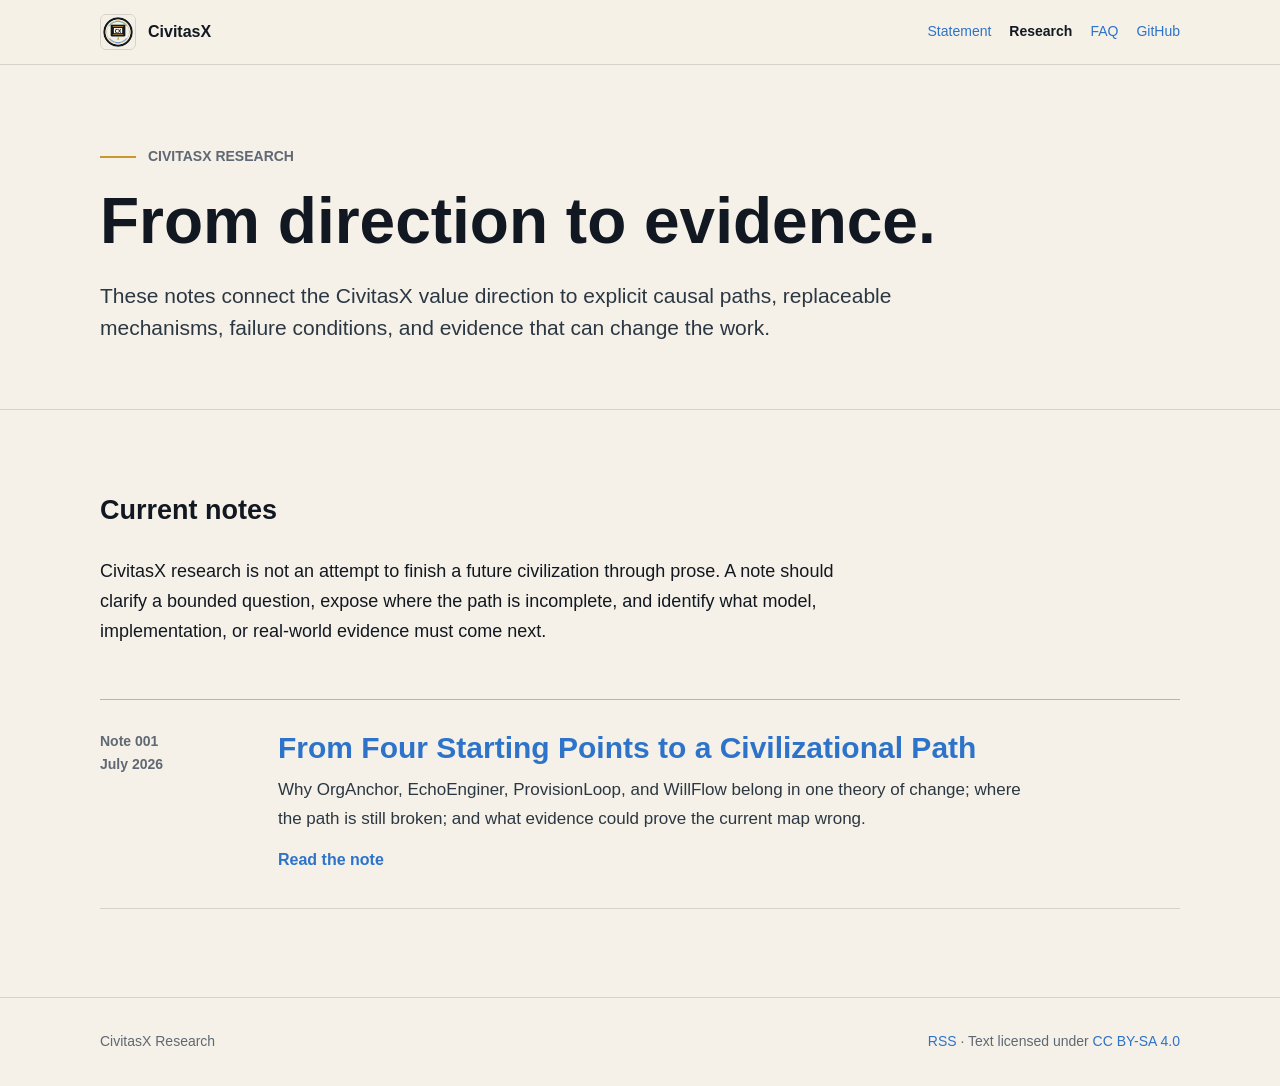
<file: organchor/history/2026-07-15-parent-path-001/research/index.html>
<!doctype html>
<html lang="en">
<head>
  <meta charset="utf-8">
  <meta name="viewport" content="width=device-width, initial-scale=1">
  <title>Research | CivitasX</title>
  <meta name="description" content="CivitasX research notes connect its civilizational direction to explicit causal paths, evidence, failure conditions, and practical next steps.">
  <link rel="canonical" href="https://civitasx.pages.dev/research/">
  <link rel="alternate" type="application/rss+xml" title="CivitasX Research" href="https://civitasx.pages.dev/research/feed.xml">
  <meta property="og:type" content="website">
  <meta property="og:site_name" content="CivitasX">
  <meta property="og:title" content="CivitasX Research">
  <meta property="og:description" content="Working maps, evidence standards, and public questions for the CivitasX civilizational path.">
  <meta property="og:url" content="https://civitasx.pages.dev/research/">
  <meta property="og:image" content="https://civitasx.pages.dev/assets/brand/civitasx-civilization-lab-banner-2048x1152.png">
  <meta name="twitter:card" content="summary_large_image">
  <meta name="twitter:title" content="CivitasX Research">
  <meta name="twitter:description" content="Working maps, evidence standards, and public questions for the CivitasX civilizational path.">
  <meta name="twitter:image" content="https://civitasx.pages.dev/assets/brand/civitasx-civilization-lab-banner-2048x1152.png">
  <link rel="icon" href="../assets/brand/civitasx-civilization-lab-profile-1024.png">
  <link rel="stylesheet" href="../assets/research.css">
</head>
<body>
  <a class="skip-link" href="#content">Skip to content</a>
  <header class="topbar">
    <nav class="nav" aria-label="Main navigation">
      <a class="brand" href="../">
        <img src="../assets/brand/civitasx-civilization-lab-profile-1024.png" alt="CivitasX mark">
        <span>CivitasX</span>
      </a>
      <div class="navlinks">
        <a href="../">Statement</a>
        <a href="./" aria-current="page">Research</a>
        <a href="../faq.html">FAQ</a>
        <a href="https://github.com/civitasx-project/civitasx">GitHub</a>
      </div>
    </nav>
  </header>

  <main id="content">
    <header class="page-header">
      <div class="page-width">
        <div class="section-label">CivitasX Research</div>
        <h1>From direction to evidence.</h1>
        <p class="dek">These notes connect the CivitasX value direction to explicit causal paths, replaceable mechanisms, failure conditions, and evidence that can change the work.</p>
      </div>
    </header>

    <section class="research-index" aria-labelledby="notes-heading">
      <div class="page-width">
        <div class="index-intro">
          <h2 id="notes-heading">Current notes</h2>
          <p>CivitasX research is not an attempt to finish a future civilization through prose. A note should clarify a bounded question, expose where the path is incomplete, and identify what model, implementation, or real-world evidence must come next.</p>
        </div>

        <ol class="note-list">
          <li class="note-item">
            <div class="note-number">Note 001<br><time datetime="2026-07-14">July 2026</time></div>
            <article>
              <h2><a href="from-four-starting-points/">From Four Starting Points to a Civilizational Path</a></h2>
              <p>Why OrgAnchor, EchoEnginer, ProvisionLoop, and WillFlow belong in one theory of change; where the path is still broken; and what evidence could prove the current map wrong.</p>
              <a class="note-link" href="from-four-starting-points/">Read the note</a>
            </article>
          </li>
        </ol>
      </div>
    </section>
  </main>

  <footer class="footer">
    <div class="footer-inner">
      <span>CivitasX Research</span>
      <span><a href="feed.xml">RSS</a> &middot; Text licensed under <a href="https://creativecommons.org/licenses/by-sa/4.0/">CC BY-SA 4.0</a></span>
    </div>
  </footer>
</body>
</html>
</file>
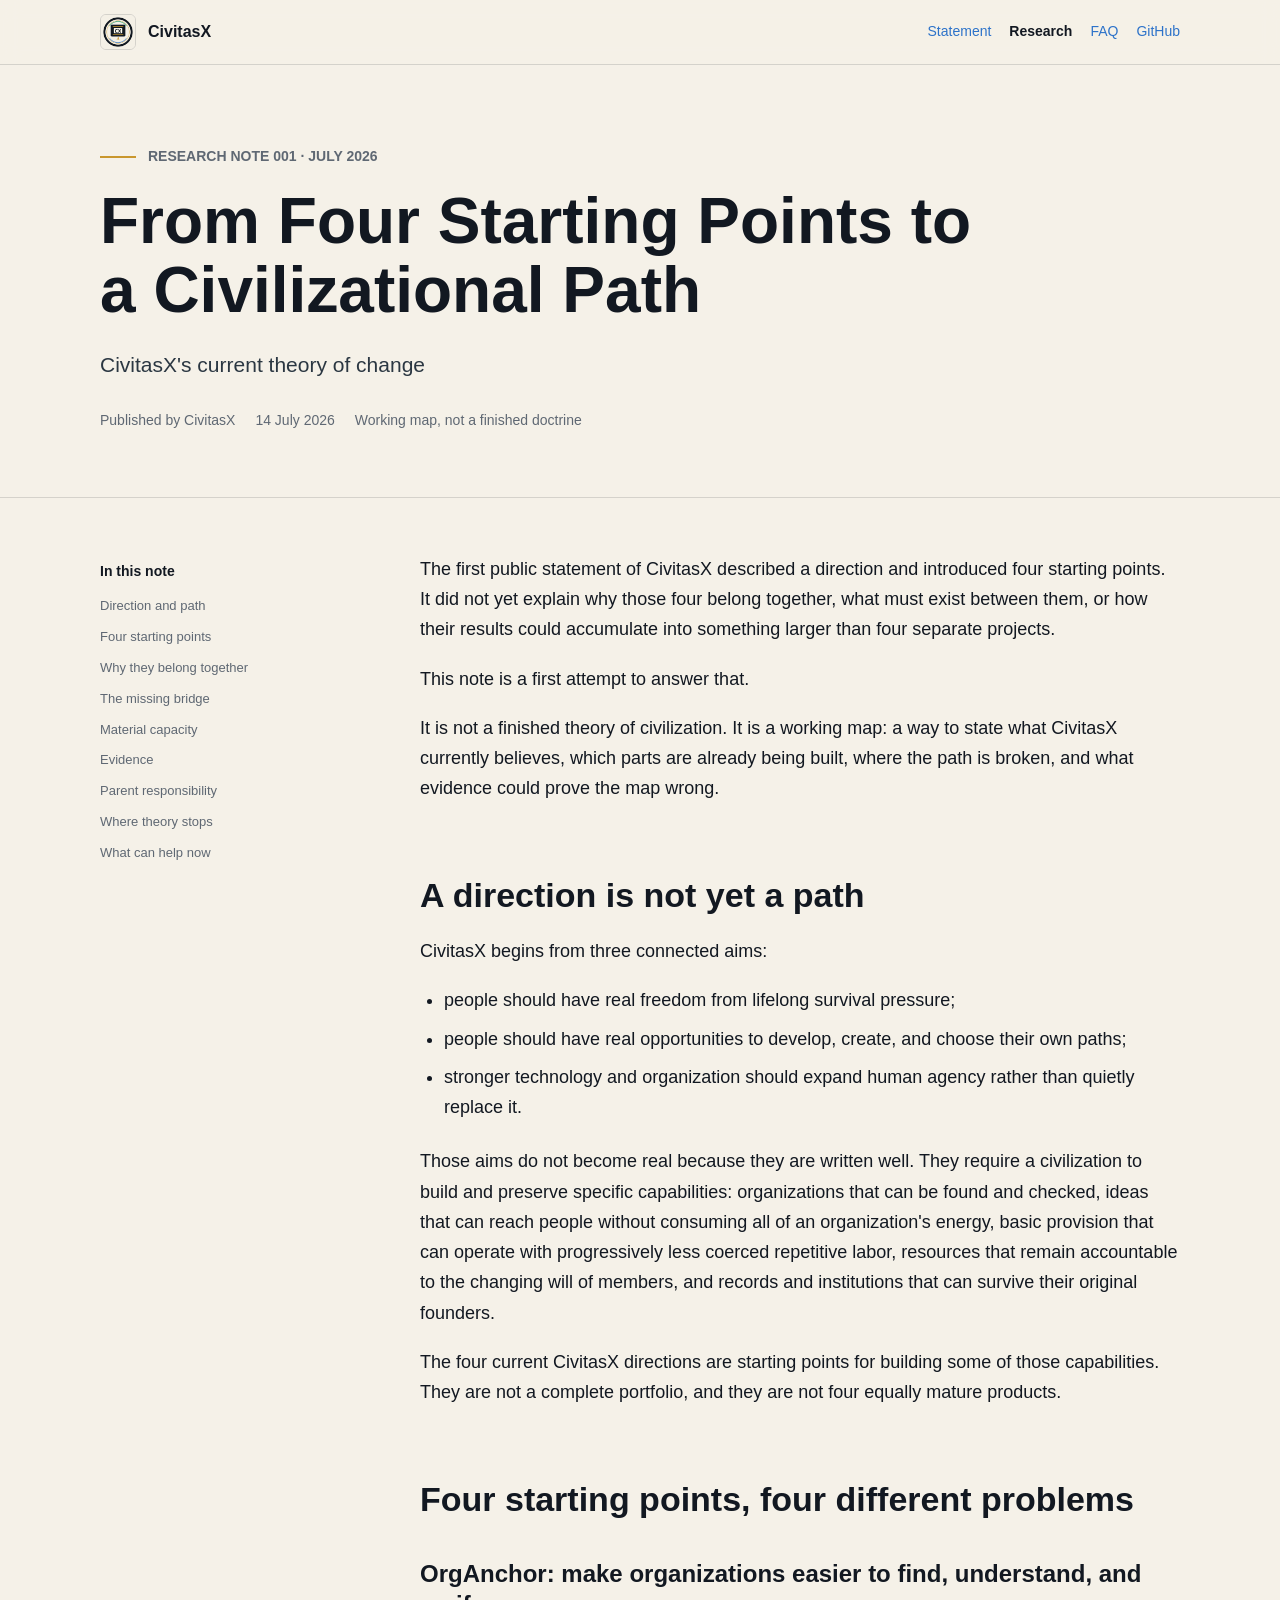
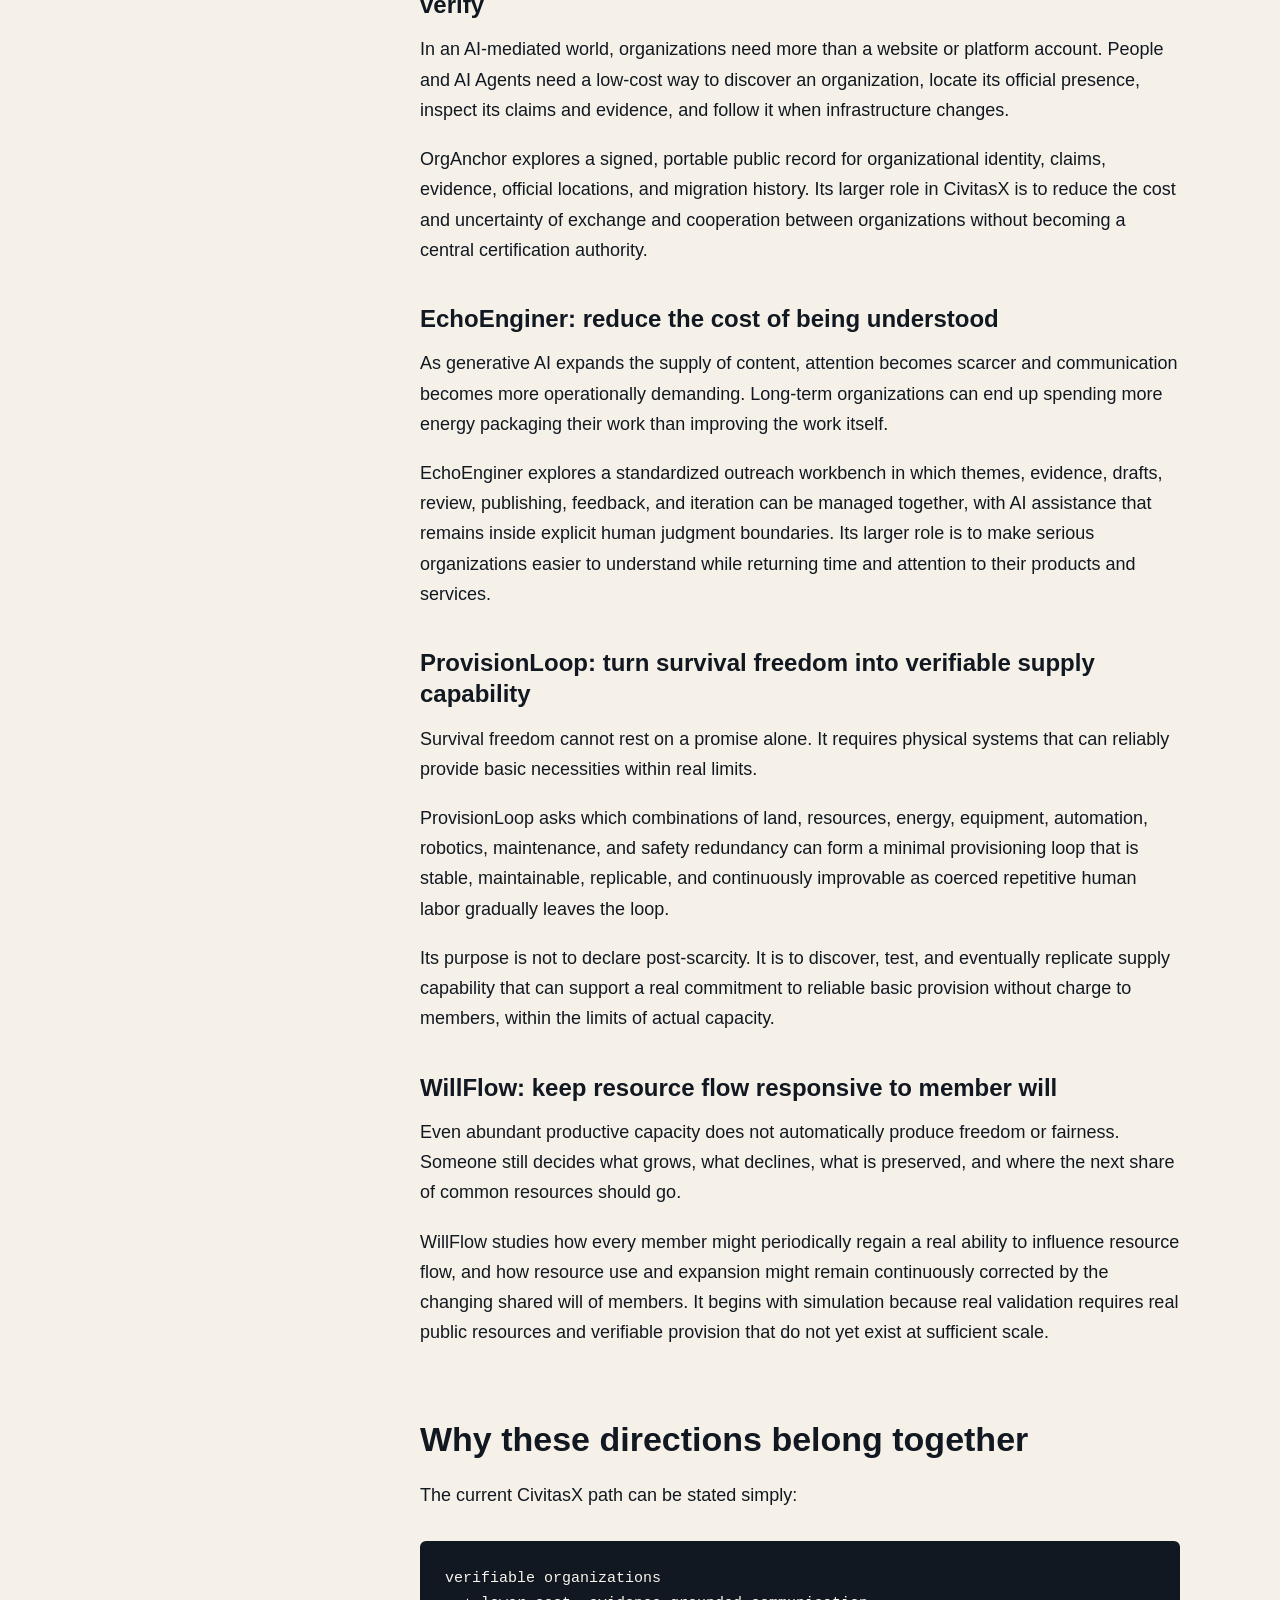
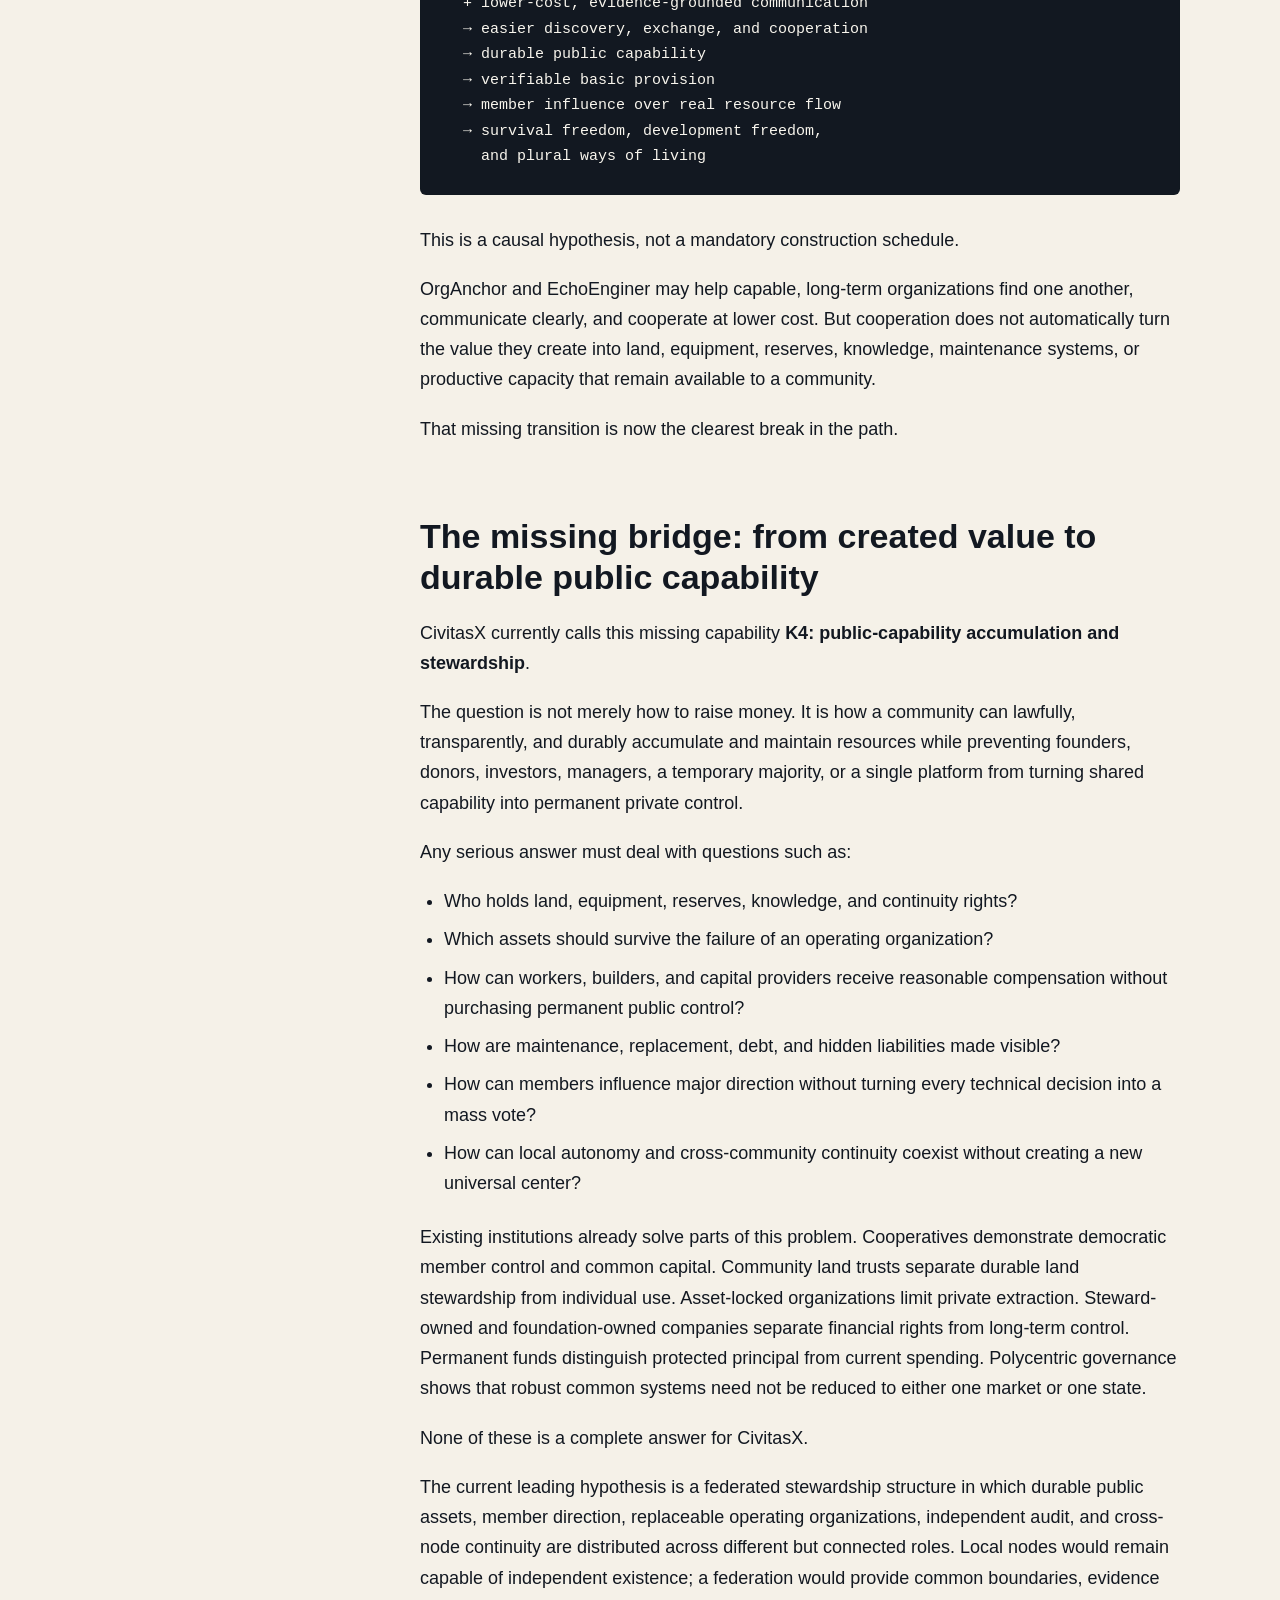
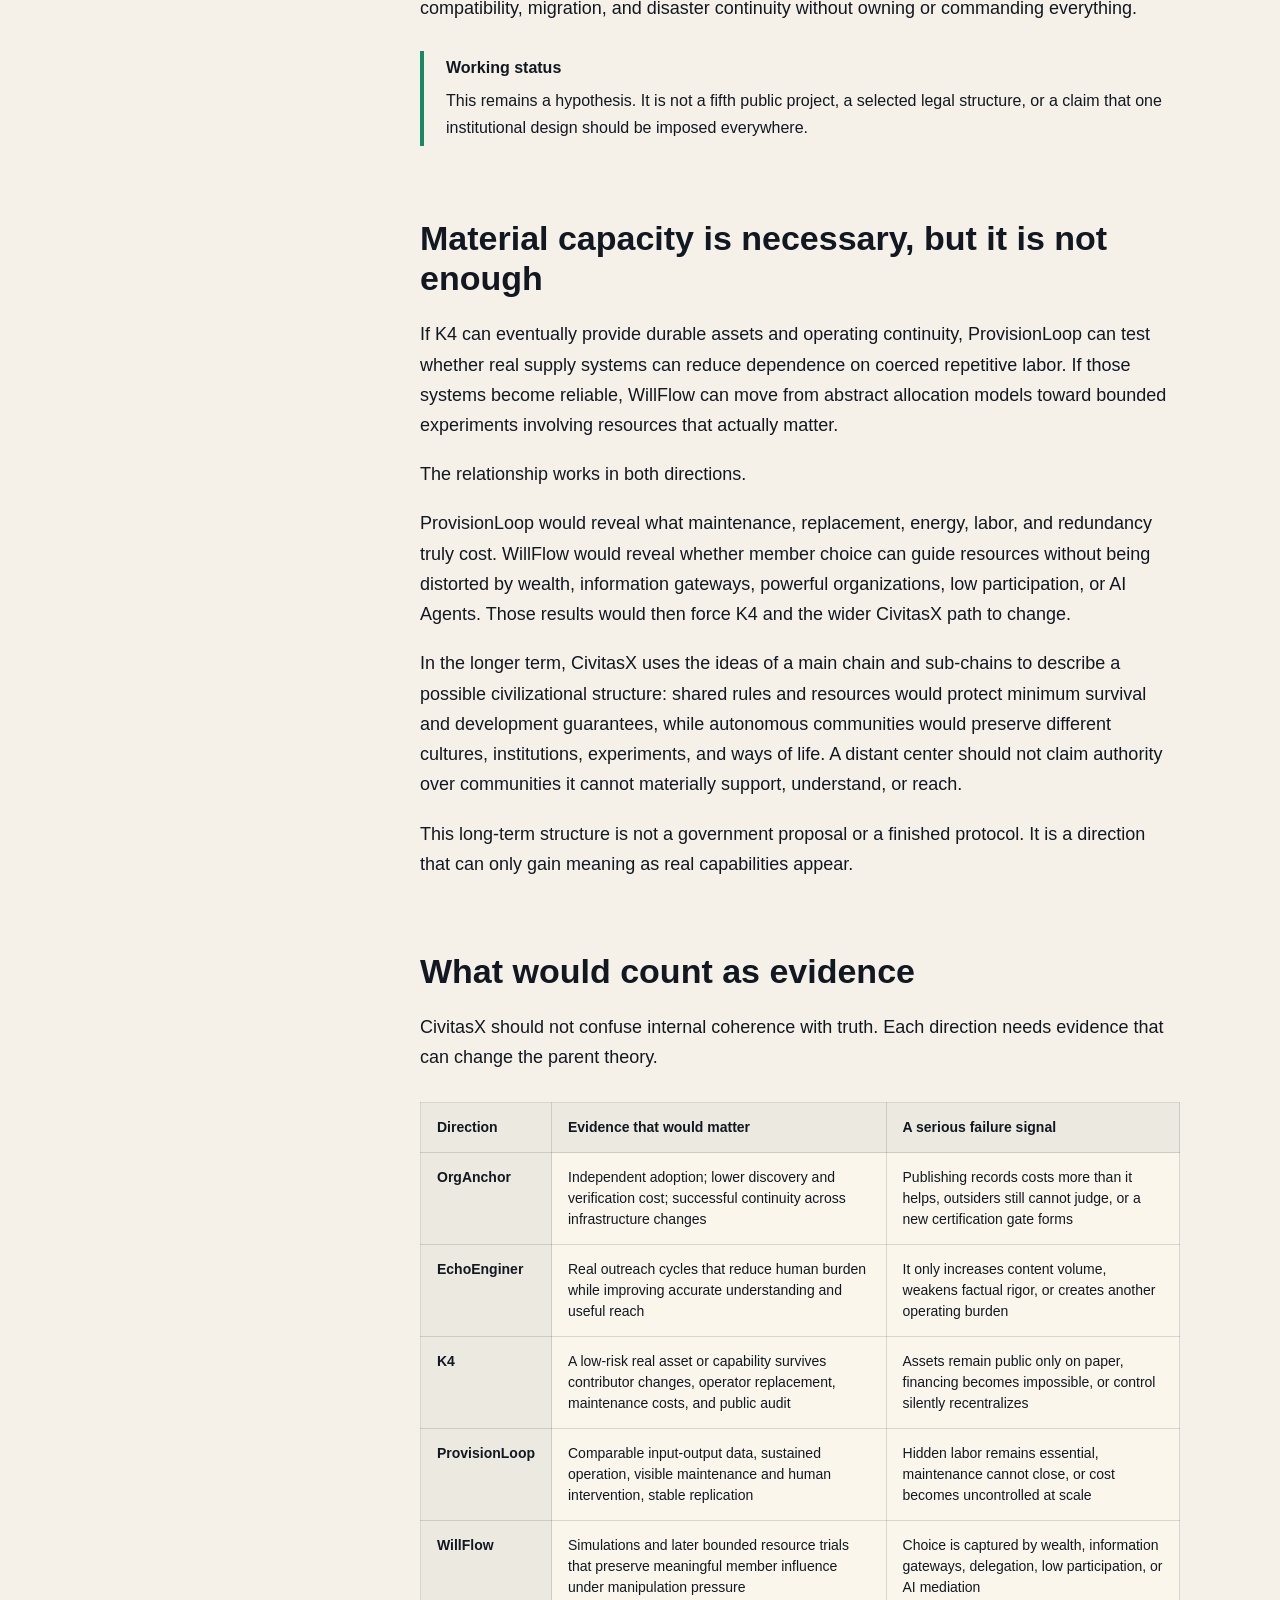
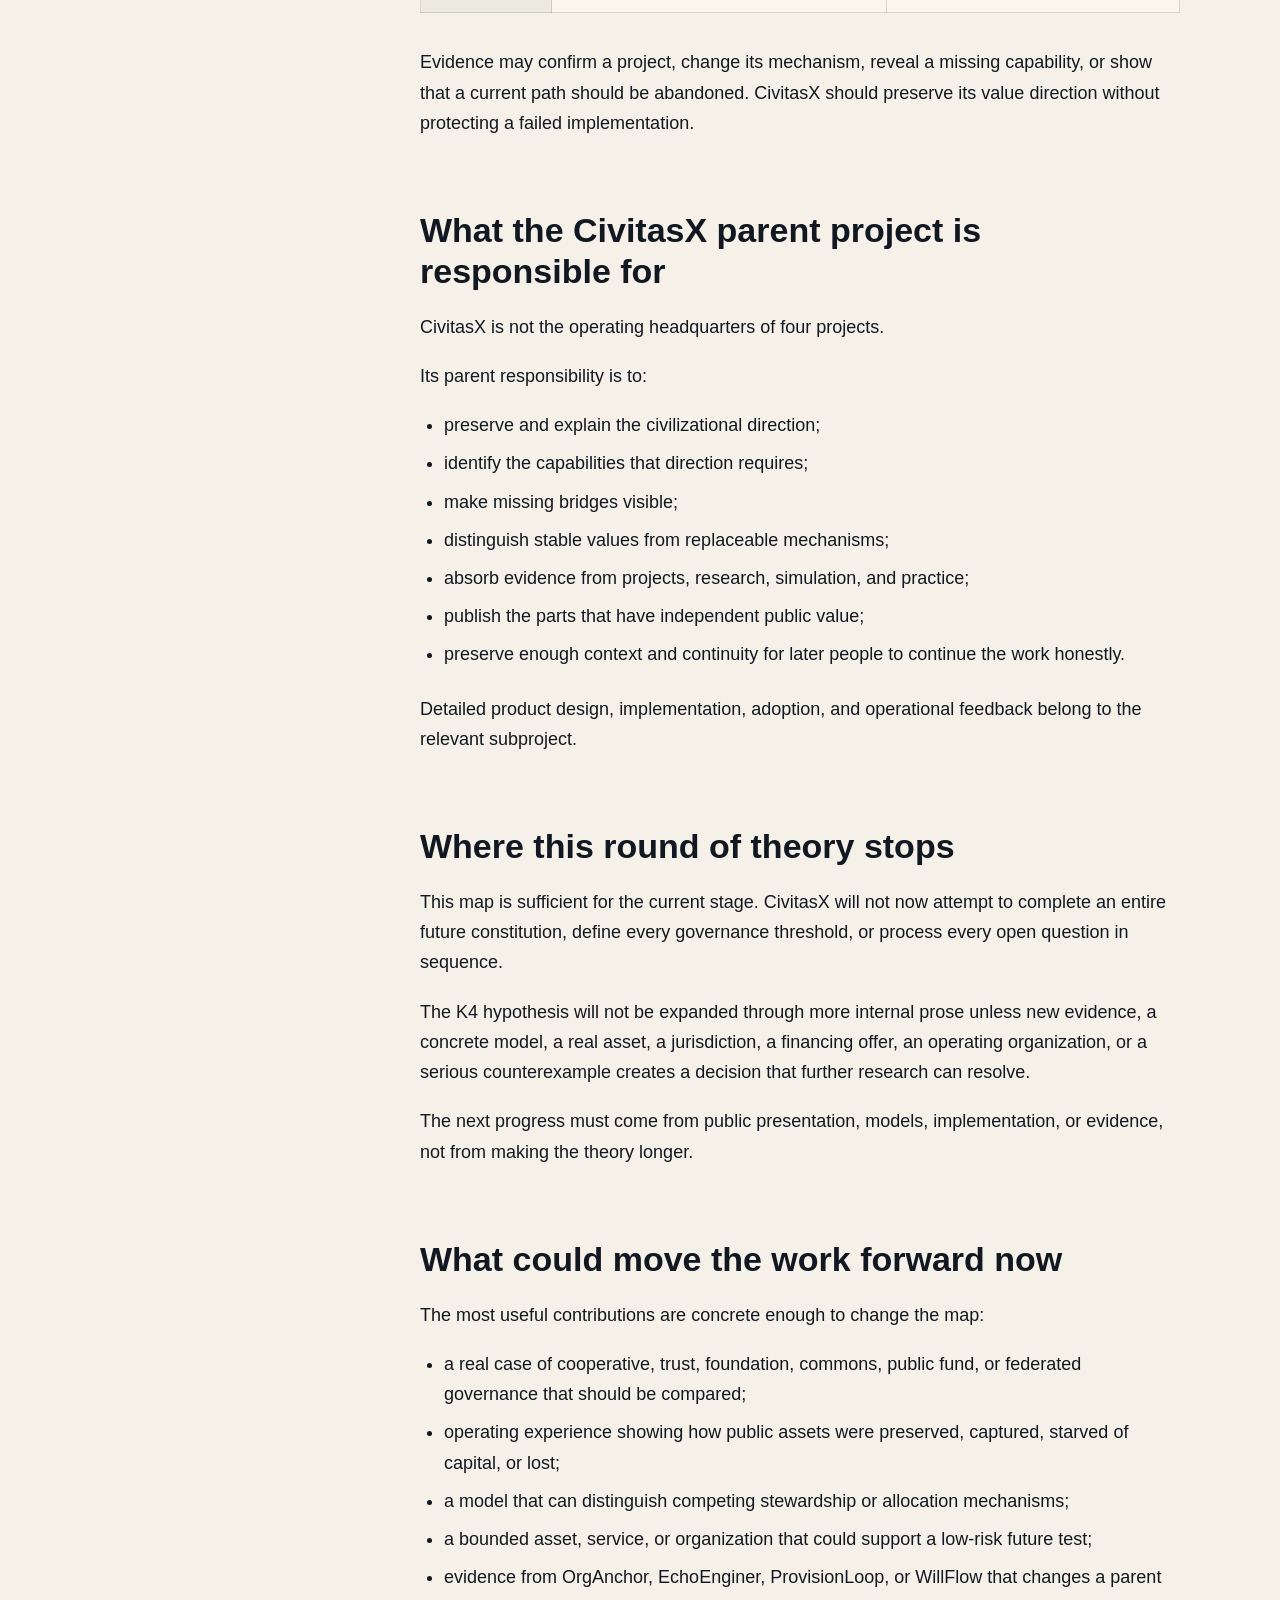
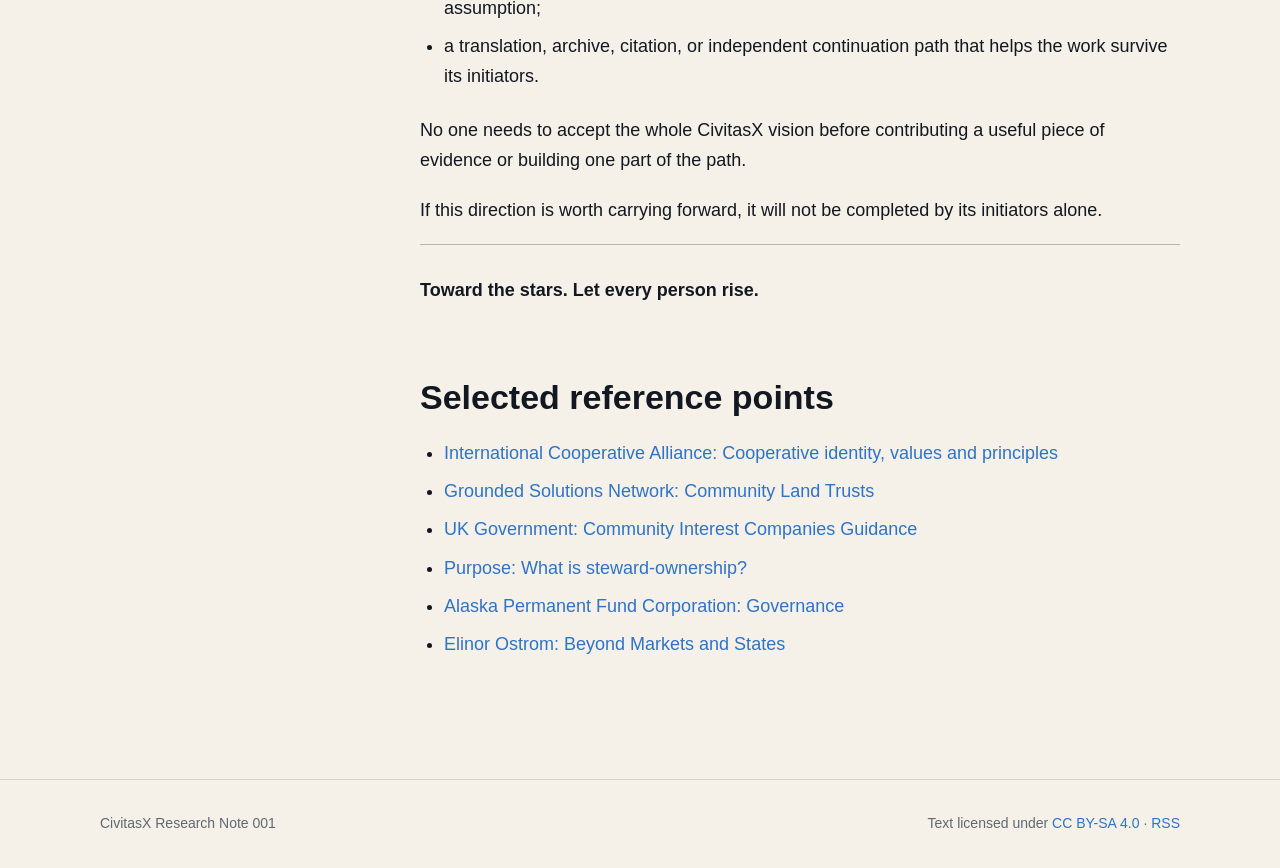
<file: organchor/history/2026-07-15-parent-path-001/research/from-four-starting-points/index.html>
<!doctype html>
<html lang="en">
<head>
  <meta charset="utf-8">
  <meta name="viewport" content="width=device-width, initial-scale=1">
  <title>From Four Starting Points to a Civilizational Path | CivitasX</title>
  <meta name="description" content="CivitasX's current theory of change: how four starting points connect, where the path is incomplete, and what evidence could prove the map wrong.">
  <meta name="author" content="CivitasX">
  <link rel="canonical" href="https://civitasx.pages.dev/research/from-four-starting-points/">
  <link rel="alternate" type="application/rss+xml" title="CivitasX Research" href="https://civitasx.pages.dev/research/feed.xml">
  <meta property="og:type" content="article">
  <meta property="og:site_name" content="CivitasX">
  <meta property="og:title" content="From Four Starting Points to a Civilizational Path">
  <meta property="og:description" content="Why the four CivitasX directions belong together, where the path is broken, and what evidence must come next.">
  <meta property="og:url" content="https://civitasx.pages.dev/research/from-four-starting-points/">
  <meta property="og:image" content="https://civitasx.pages.dev/assets/brand/civitasx-civilization-lab-banner-2048x1152.png">
  <meta property="article:published_time" content="2026-07-14">
  <meta name="twitter:card" content="summary_large_image">
  <meta name="twitter:title" content="From Four Starting Points to a Civilizational Path">
  <meta name="twitter:description" content="Why the four CivitasX directions belong together, where the path is broken, and what evidence must come next.">
  <meta name="twitter:image" content="https://civitasx.pages.dev/assets/brand/civitasx-civilization-lab-banner-2048x1152.png">
  <link rel="icon" href="../../assets/brand/civitasx-civilization-lab-profile-1024.png">
  <link rel="stylesheet" href="../../assets/research.css">
  <script type="application/ld+json">
  {
    "@context": "https://schema.org",
    "@type": "Article",
    "headline": "From Four Starting Points to a Civilizational Path",
    "description": "CivitasX's current theory of change: how four starting points connect, where the path is incomplete, and what evidence could prove the map wrong.",
    "datePublished": "2026-07-14",
    "author": {
      "@type": "Organization",
      "name": "CivitasX",
      "url": "https://civitasx.pages.dev/"
    },
    "publisher": {
      "@type": "Organization",
      "name": "CivitasX",
      "url": "https://civitasx.pages.dev/"
    },
    "mainEntityOfPage": "https://civitasx.pages.dev/research/from-four-starting-points/",
    "license": "https://creativecommons.org/licenses/by-sa/4.0/"
  }
  </script>
</head>
<body>
  <a class="skip-link" href="#article">Skip to article</a>
  <header class="topbar">
    <nav class="nav" aria-label="Main navigation">
      <a class="brand" href="../../">
        <img src="../../assets/brand/civitasx-civilization-lab-profile-1024.png" alt="CivitasX mark">
        <span>CivitasX</span>
      </a>
      <div class="navlinks">
        <a href="../../">Statement</a>
        <a href="../" aria-current="page">Research</a>
        <a href="../../faq.html">FAQ</a>
        <a href="https://github.com/civitasx-project/civitasx">GitHub</a>
      </div>
    </nav>
  </header>

  <main>
    <header class="article-header">
      <div class="page-width">
        <div class="section-label">Research Note 001 &middot; July 2026</div>
        <h1>From Four Starting Points to a Civilizational Path</h1>
        <p class="dek">CivitasX's current theory of change</p>
        <div class="article-meta">
          <span>Published by CivitasX</span>
          <time datetime="2026-07-14">14 July 2026</time>
          <span>Working map, not a finished doctrine</span>
        </div>
      </div>
    </header>

    <div class="article-shell">
      <aside class="contents" aria-label="Article contents">
        <strong>In this note</strong>
        <ol>
          <li><a href="#direction">Direction and path</a></li>
          <li><a href="#four-points">Four starting points</a></li>
          <li><a href="#together">Why they belong together</a></li>
          <li><a href="#bridge">The missing bridge</a></li>
          <li><a href="#material">Material capacity</a></li>
          <li><a href="#evidence">Evidence</a></li>
          <li><a href="#parent">Parent responsibility</a></li>
          <li><a href="#stop">Where theory stops</a></li>
          <li><a href="#contribute">What can help now</a></li>
        </ol>
      </aside>

      <article class="article-body" id="article">
        <p>The first public statement of CivitasX described a direction and introduced four starting points. It did not yet explain why those four belong together, what must exist between them, or how their results could accumulate into something larger than four separate projects.</p>
        <p>This note is a first attempt to answer that.</p>
        <p>It is not a finished theory of civilization. It is a working map: a way to state what CivitasX currently believes, which parts are already being built, where the path is broken, and what evidence could prove the map wrong.</p>

        <h2 id="direction">A direction is not yet a path</h2>
        <p>CivitasX begins from three connected aims:</p>
        <ul>
          <li>people should have real freedom from lifelong survival pressure;</li>
          <li>people should have real opportunities to develop, create, and choose their own paths;</li>
          <li>stronger technology and organization should expand human agency rather than quietly replace it.</li>
        </ul>
        <p>Those aims do not become real because they are written well. They require a civilization to build and preserve specific capabilities: organizations that can be found and checked, ideas that can reach people without consuming all of an organization's energy, basic provision that can operate with progressively less coerced repetitive labor, resources that remain accountable to the changing will of members, and records and institutions that can survive their original founders.</p>
        <p>The four current CivitasX directions are starting points for building some of those capabilities. They are not a complete portfolio, and they are not four equally mature products.</p>

        <h2 id="four-points">Four starting points, four different problems</h2>

        <h3>OrgAnchor: make organizations easier to find, understand, and verify</h3>
        <p>In an AI-mediated world, organizations need more than a website or platform account. People and AI Agents need a low-cost way to discover an organization, locate its official presence, inspect its claims and evidence, and follow it when infrastructure changes.</p>
        <p>OrgAnchor explores a signed, portable public record for organizational identity, claims, evidence, official locations, and migration history. Its larger role in CivitasX is to reduce the cost and uncertainty of exchange and cooperation between organizations without becoming a central certification authority.</p>

        <h3>EchoEnginer: reduce the cost of being understood</h3>
        <p>As generative AI expands the supply of content, attention becomes scarcer and communication becomes more operationally demanding. Long-term organizations can end up spending more energy packaging their work than improving the work itself.</p>
        <p>EchoEnginer explores a standardized outreach workbench in which themes, evidence, drafts, review, publishing, feedback, and iteration can be managed together, with AI assistance that remains inside explicit human judgment boundaries. Its larger role is to make serious organizations easier to understand while returning time and attention to their products and services.</p>

        <h3>ProvisionLoop: turn survival freedom into verifiable supply capability</h3>
        <p>Survival freedom cannot rest on a promise alone. It requires physical systems that can reliably provide basic necessities within real limits.</p>
        <p>ProvisionLoop asks which combinations of land, resources, energy, equipment, automation, robotics, maintenance, and safety redundancy can form a minimal provisioning loop that is stable, maintainable, replicable, and continuously improvable as coerced repetitive human labor gradually leaves the loop.</p>
        <p>Its purpose is not to declare post-scarcity. It is to discover, test, and eventually replicate supply capability that can support a real commitment to reliable basic provision without charge to members, within the limits of actual capacity.</p>

        <h3>WillFlow: keep resource flow responsive to member will</h3>
        <p>Even abundant productive capacity does not automatically produce freedom or fairness. Someone still decides what grows, what declines, what is preserved, and where the next share of common resources should go.</p>
        <p>WillFlow studies how every member might periodically regain a real ability to influence resource flow, and how resource use and expansion might remain continuously corrected by the changing shared will of members. It begins with simulation because real validation requires real public resources and verifiable provision that do not yet exist at sufficient scale.</p>

        <h2 id="together">Why these directions belong together</h2>
        <p>The current CivitasX path can be stated simply:</p>
        <pre class="path" aria-label="CivitasX causal path">verifiable organizations
  + lower-cost, evidence-grounded communication
  &rarr; easier discovery, exchange, and cooperation
  &rarr; durable public capability
  &rarr; verifiable basic provision
  &rarr; member influence over real resource flow
  &rarr; survival freedom, development freedom,
    and plural ways of living</pre>
        <p>This is a causal hypothesis, not a mandatory construction schedule.</p>
        <p>OrgAnchor and EchoEnginer may help capable, long-term organizations find one another, communicate clearly, and cooperate at lower cost. But cooperation does not automatically turn the value they create into land, equipment, reserves, knowledge, maintenance systems, or productive capacity that remain available to a community.</p>
        <p>That missing transition is now the clearest break in the path.</p>

        <h2 id="bridge">The missing bridge: from created value to durable public capability</h2>
        <p>CivitasX currently calls this missing capability <strong>K4: public-capability accumulation and stewardship</strong>.</p>
        <p>The question is not merely how to raise money. It is how a community can lawfully, transparently, and durably accumulate and maintain resources while preventing founders, donors, investors, managers, a temporary majority, or a single platform from turning shared capability into permanent private control.</p>
        <p>Any serious answer must deal with questions such as:</p>
        <ul>
          <li>Who holds land, equipment, reserves, knowledge, and continuity rights?</li>
          <li>Which assets should survive the failure of an operating organization?</li>
          <li>How can workers, builders, and capital providers receive reasonable compensation without purchasing permanent public control?</li>
          <li>How are maintenance, replacement, debt, and hidden liabilities made visible?</li>
          <li>How can members influence major direction without turning every technical decision into a mass vote?</li>
          <li>How can local autonomy and cross-community continuity coexist without creating a new universal center?</li>
        </ul>
        <p>Existing institutions already solve parts of this problem. Cooperatives demonstrate democratic member control and common capital. Community land trusts separate durable land stewardship from individual use. Asset-locked organizations limit private extraction. Steward-owned and foundation-owned companies separate financial rights from long-term control. Permanent funds distinguish protected principal from current spending. Polycentric governance shows that robust common systems need not be reduced to either one market or one state.</p>
        <p>None of these is a complete answer for CivitasX.</p>
        <p>The current leading hypothesis is a federated stewardship structure in which durable public assets, member direction, replaceable operating organizations, independent audit, and cross-node continuity are distributed across different but connected roles. Local nodes would remain capable of independent existence; a federation would provide common boundaries, evidence compatibility, migration, and disaster continuity without owning or commanding everything.</p>
        <div class="working-note">
          <strong>Working status</strong>
          This remains a hypothesis. It is not a fifth public project, a selected legal structure, or a claim that one institutional design should be imposed everywhere.
        </div>

        <h2 id="material">Material capacity is necessary, but it is not enough</h2>
        <p>If K4 can eventually provide durable assets and operating continuity, ProvisionLoop can test whether real supply systems can reduce dependence on coerced repetitive labor. If those systems become reliable, WillFlow can move from abstract allocation models toward bounded experiments involving resources that actually matter.</p>
        <p>The relationship works in both directions.</p>
        <p>ProvisionLoop would reveal what maintenance, replacement, energy, labor, and redundancy truly cost. WillFlow would reveal whether member choice can guide resources without being distorted by wealth, information gateways, powerful organizations, low participation, or AI Agents. Those results would then force K4 and the wider CivitasX path to change.</p>
        <p>In the longer term, CivitasX uses the ideas of a main chain and sub-chains to describe a possible civilizational structure: shared rules and resources would protect minimum survival and development guarantees, while autonomous communities would preserve different cultures, institutions, experiments, and ways of life. A distant center should not claim authority over communities it cannot materially support, understand, or reach.</p>
        <p>This long-term structure is not a government proposal or a finished protocol. It is a direction that can only gain meaning as real capabilities appear.</p>

        <h2 id="evidence">What would count as evidence</h2>
        <p>CivitasX should not confuse internal coherence with truth. Each direction needs evidence that can change the parent theory.</p>
        <div class="table-wrap" role="region" aria-label="Evidence and failure signals" tabindex="0">
          <table>
            <thead>
              <tr>
                <th scope="col">Direction</th>
                <th scope="col">Evidence that would matter</th>
                <th scope="col">A serious failure signal</th>
              </tr>
            </thead>
            <tbody>
              <tr>
                <th scope="row">OrgAnchor</th>
                <td>Independent adoption; lower discovery and verification cost; successful continuity across infrastructure changes</td>
                <td>Publishing records costs more than it helps, outsiders still cannot judge, or a new certification gate forms</td>
              </tr>
              <tr>
                <th scope="row">EchoEnginer</th>
                <td>Real outreach cycles that reduce human burden while improving accurate understanding and useful reach</td>
                <td>It only increases content volume, weakens factual rigor, or creates another operating burden</td>
              </tr>
              <tr>
                <th scope="row">K4</th>
                <td>A low-risk real asset or capability survives contributor changes, operator replacement, maintenance costs, and public audit</td>
                <td>Assets remain public only on paper, financing becomes impossible, or control silently recentralizes</td>
              </tr>
              <tr>
                <th scope="row">ProvisionLoop</th>
                <td>Comparable input-output data, sustained operation, visible maintenance and human intervention, stable replication</td>
                <td>Hidden labor remains essential, maintenance cannot close, or cost becomes uncontrolled at scale</td>
              </tr>
              <tr>
                <th scope="row">WillFlow</th>
                <td>Simulations and later bounded resource trials that preserve meaningful member influence under manipulation pressure</td>
                <td>Choice is captured by wealth, information gateways, delegation, low participation, or AI mediation</td>
              </tr>
            </tbody>
          </table>
        </div>
        <p>Evidence may confirm a project, change its mechanism, reveal a missing capability, or show that a current path should be abandoned. CivitasX should preserve its value direction without protecting a failed implementation.</p>

        <h2 id="parent">What the CivitasX parent project is responsible for</h2>
        <p>CivitasX is not the operating headquarters of four projects.</p>
        <p>Its parent responsibility is to:</p>
        <ul>
          <li>preserve and explain the civilizational direction;</li>
          <li>identify the capabilities that direction requires;</li>
          <li>make missing bridges visible;</li>
          <li>distinguish stable values from replaceable mechanisms;</li>
          <li>absorb evidence from projects, research, simulation, and practice;</li>
          <li>publish the parts that have independent public value;</li>
          <li>preserve enough context and continuity for later people to continue the work honestly.</li>
        </ul>
        <p>Detailed product design, implementation, adoption, and operational feedback belong to the relevant subproject.</p>

        <h2 id="stop">Where this round of theory stops</h2>
        <p>This map is sufficient for the current stage. CivitasX will not now attempt to complete an entire future constitution, define every governance threshold, or process every open question in sequence.</p>
        <p>The K4 hypothesis will not be expanded through more internal prose unless new evidence, a concrete model, a real asset, a jurisdiction, a financing offer, an operating organization, or a serious counterexample creates a decision that further research can resolve.</p>
        <p>The next progress must come from public presentation, models, implementation, or evidence, not from making the theory longer.</p>

        <h2 id="contribute">What could move the work forward now</h2>
        <p>The most useful contributions are concrete enough to change the map:</p>
        <ul>
          <li>a real case of cooperative, trust, foundation, commons, public fund, or federated governance that should be compared;</li>
          <li>operating experience showing how public assets were preserved, captured, starved of capital, or lost;</li>
          <li>a model that can distinguish competing stewardship or allocation mechanisms;</li>
          <li>a bounded asset, service, or organization that could support a low-risk future test;</li>
          <li>evidence from OrgAnchor, EchoEnginer, ProvisionLoop, or WillFlow that changes a parent assumption;</li>
          <li>a translation, archive, citation, or independent continuation path that helps the work survive its initiators.</li>
        </ul>
        <p>No one needs to accept the whole CivitasX vision before contributing a useful piece of evidence or building one part of the path.</p>
        <p>If this direction is worth carrying forward, it will not be completed by its initiators alone.</p>
        <p class="closing-line">Toward the stars. Let every person rise.</p>

        <h2 id="references">Selected reference points</h2>
        <ul class="references">
          <li><a href="https://ica.coop/en/cooperatives/cooperative-identity">International Cooperative Alliance: Cooperative identity, values and principles</a></li>
          <li><a href="https://groundedsolutions.org/strengthening-neighborhoods/community-land-trusts/">Grounded Solutions Network: Community Land Trusts</a></li>
          <li><a href="https://www.gov.uk/government/publications/community-interest-companies-how-to-form-a-cic/community-interest-companies-guidance-chapters">UK Government: Community Interest Companies Guidance</a></li>
          <li><a href="https://purpose-economy.org/en/whats-steward-ownership/">Purpose: What is steward-ownership?</a></li>
          <li><a href="https://apfc.org/governance/">Alaska Permanent Fund Corporation: Governance</a></li>
          <li><a href="https://www.nobelprize.org/prizes/economic-sciences/2009/ostrom/lecture/">Elinor Ostrom: Beyond Markets and States</a></li>
        </ul>
      </article>
    </div>
  </main>

  <footer class="footer">
    <div class="footer-inner">
      <span>CivitasX Research Note 001</span>
      <span>Text licensed under <a href="https://creativecommons.org/licenses/by-sa/4.0/">CC BY-SA 4.0</a> &middot; <a href="../feed.xml">RSS</a></span>
    </div>
  </footer>
</body>
</html>
</file>
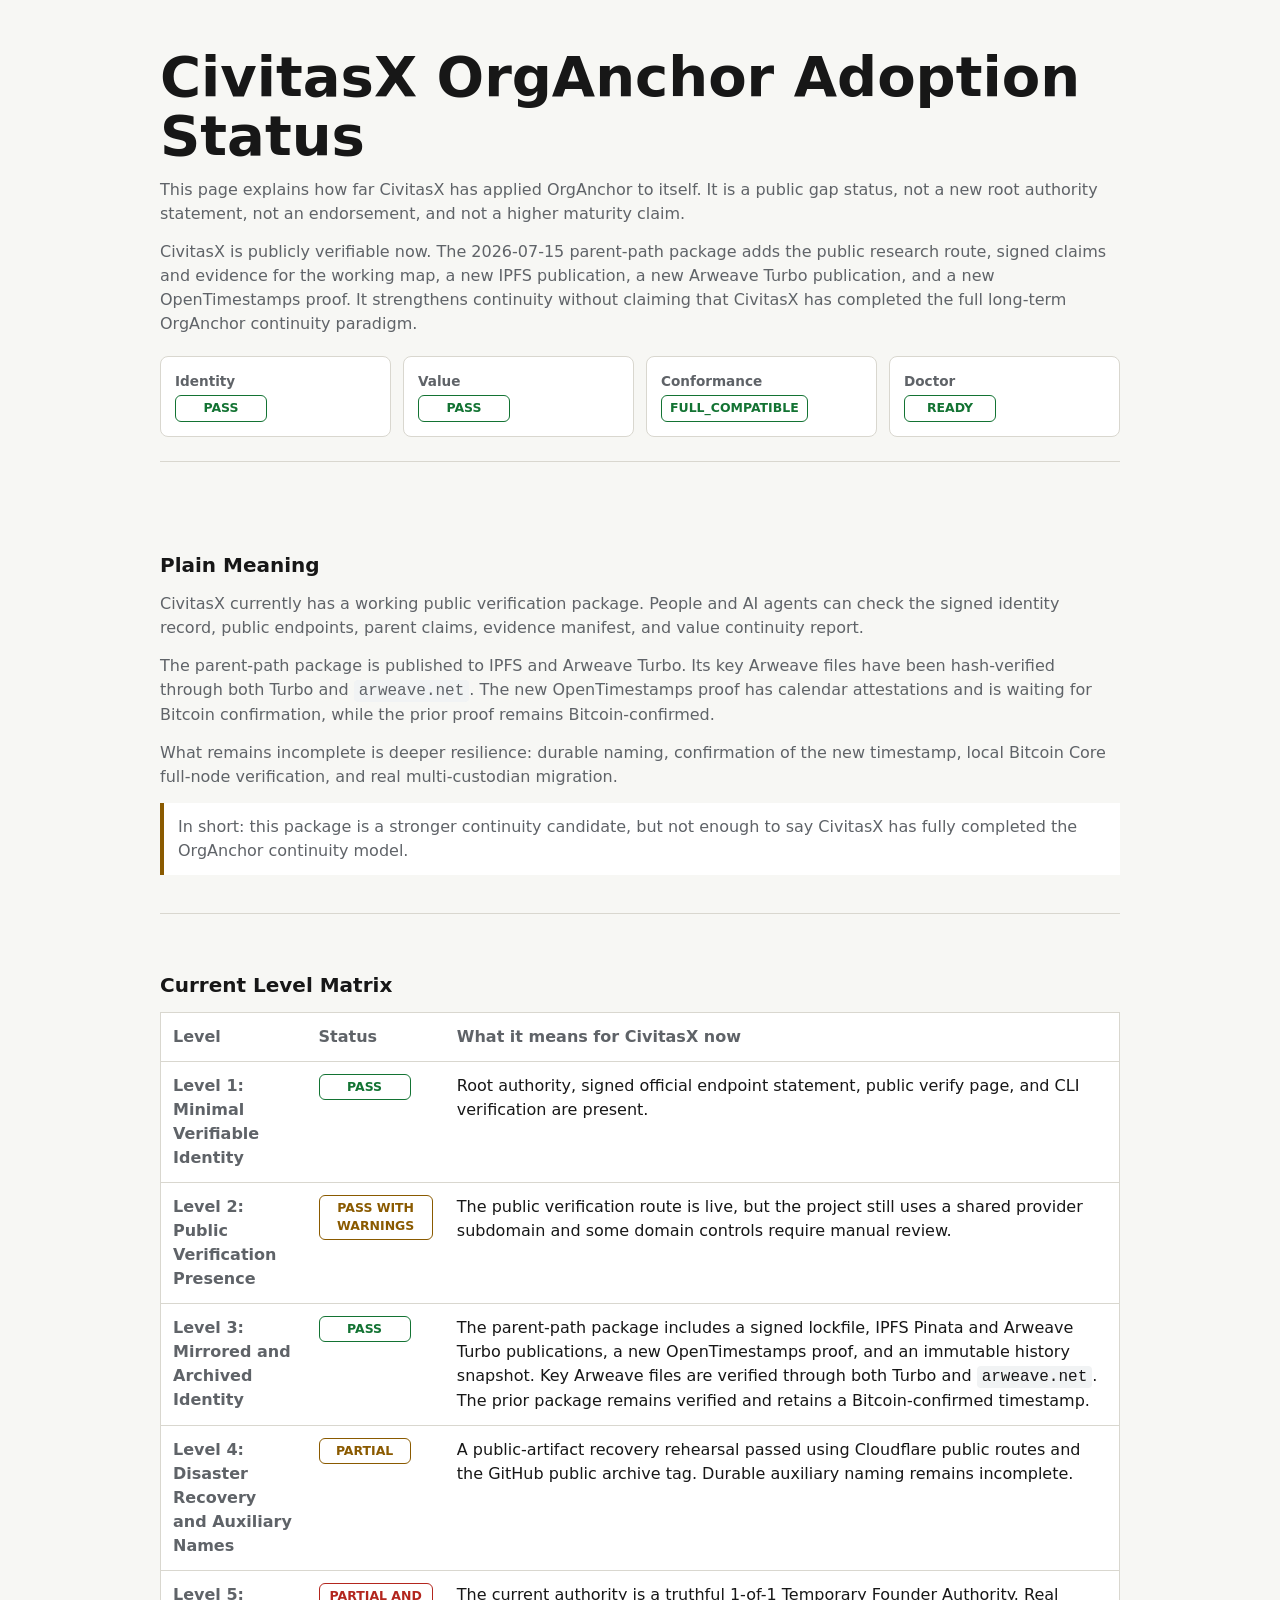
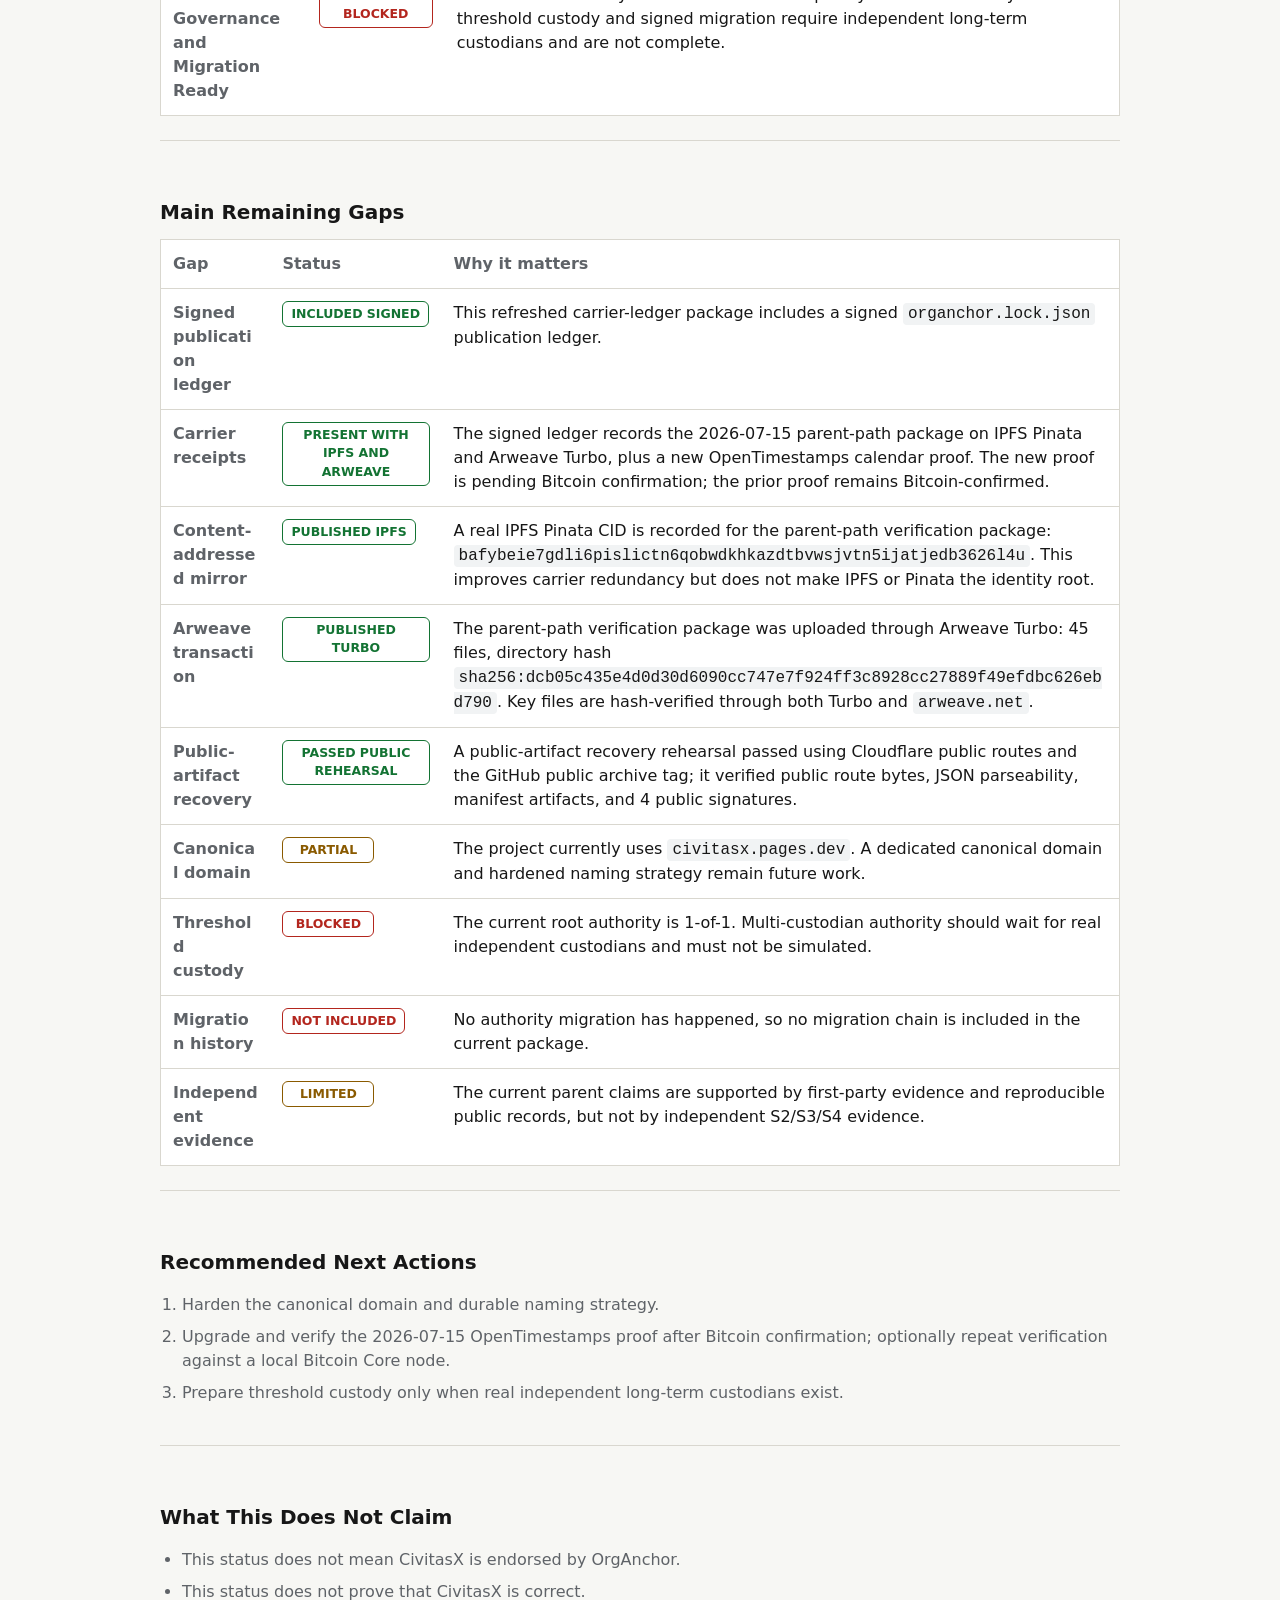
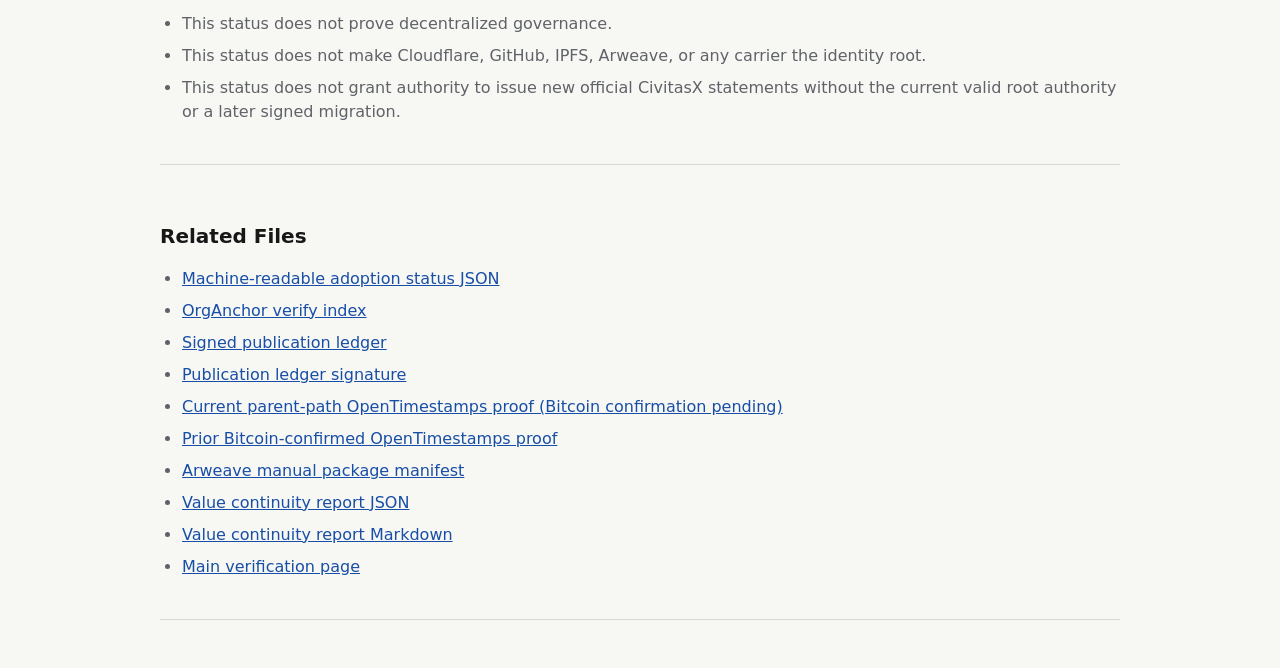
<file: organchor/current/adoption-status.html>
﻿<!doctype html>
<html lang="en">
<head>
  <meta charset="utf-8">
  <meta name="viewport" content="width=device-width, initial-scale=1">
  <title>CivitasX OrgAnchor Adoption Status</title>
  <link rel="organchor" type="application/json" href="/.well-known/organchor.json">
  <link rel="alternate" type="application/json" href="./adoption-status.json" title="CivitasX OrgAnchor adoption status">
  <style>
    :root {
      color-scheme: light dark;
      --bg: #f7f7f4;
      --text: #171717;
      --muted: #5f6368;
      --line: #d9d7cf;
      --panel: #ffffff;
      --accent: #174ea6;
      --ok: #137333;
      --warn: #8a5a00;
      --bad: #b3261e;
      --code: #f1f3f4;
    }

    @media (prefers-color-scheme: dark) {
      :root {
        --bg: #111111;
        --text: #f1f1f1;
        --muted: #b7b7b7;
        --line: #373737;
        --panel: #1a1a1a;
        --accent: #8ab4f8;
        --ok: #81c995;
        --warn: #fdd663;
        --bad: #f28b82;
        --code: #242424;
      }
    }

    * {
      box-sizing: border-box;
    }

    body {
      margin: 0;
      background: var(--bg);
      color: var(--text);
      font: 16px/1.5 system-ui, -apple-system, BlinkMacSystemFont, "Segoe UI", sans-serif;
    }

    main {
      width: min(960px, calc(100% - 32px));
      margin: 0 auto;
      padding: 48px 0;
    }

    header {
      border-bottom: 1px solid var(--line);
      padding-bottom: 24px;
      margin-bottom: 32px;
    }

    h1 {
      margin: 0 0 12px;
      font-size: clamp(2rem, 5vw, 3.5rem);
      line-height: 1.05;
      letter-spacing: 0;
    }

    h2 {
      margin: 32px 0 12px;
      font-size: 1.25rem;
      letter-spacing: 0;
    }

    p {
      margin: 0 0 14px;
      color: var(--muted);
    }

    a {
      color: var(--accent);
    }

    section {
      padding: 24px 0;
      border-bottom: 1px solid var(--line);
    }

    .summary {
      display: grid;
      grid-template-columns: repeat(auto-fit, minmax(180px, 1fr));
      gap: 12px;
      margin-top: 20px;
    }

    .card {
      border: 1px solid var(--line);
      background: var(--panel);
      padding: 14px;
      border-radius: 8px;
    }

    .label {
      display: block;
      color: var(--muted);
      font-weight: 700;
      font-size: 0.85rem;
      margin-bottom: 4px;
    }

    .value {
      font-size: 1.2rem;
      font-weight: 800;
    }

    .badge {
      display: inline-block;
      min-width: 92px;
      padding: 3px 8px;
      border-radius: 6px;
      font-size: 0.78rem;
      font-weight: 800;
      text-align: center;
      border: 1px solid currentColor;
    }

    .pass,
    .ready,
    .full-compatible {
      color: var(--ok);
    }

    .warn,
    .partial,
    .in-progress,
    .limited {
      color: var(--warn);
    }

    .blocked,
    .not-included,
    .not-published,
    .not-proven {
      color: var(--bad);
    }

    table {
      width: 100%;
      border-collapse: collapse;
      background: var(--panel);
      border: 1px solid var(--line);
    }

    th,
    td {
      padding: 12px;
      border-bottom: 1px solid var(--line);
      text-align: left;
      vertical-align: top;
      overflow-wrap: anywhere;
    }

    th {
      color: var(--muted);
      font-weight: 700;
    }

    code,
    pre {
      font-family: ui-monospace, SFMono-Regular, Consolas, "Liberation Mono", monospace;
      background: var(--code);
    }

    code {
      padding: 2px 5px;
      border-radius: 4px;
      overflow-wrap: anywhere;
    }

    ol,
    ul {
      color: var(--muted);
      padding-left: 22px;
    }

    li {
      margin-bottom: 8px;
    }

    .note {
      border-left: 4px solid var(--warn);
      padding: 12px 14px;
      background: var(--panel);
    }

    @media (max-width: 640px) {
      main {
        width: min(100% - 24px, 960px);
        padding: 32px 0;
      }

      th,
      td {
        display: block;
        width: 100%;
      }
    }
  </style>
</head>
<body>
  <main>
    <header>
      <h1>CivitasX OrgAnchor Adoption Status</h1>
      <p>This page explains how far CivitasX has applied OrgAnchor to itself. It is a public gap status, not a new root authority statement, not an endorsement, and not a higher maturity claim.</p>
      <p>CivitasX is publicly verifiable now. The 2026-07-15 parent-path package adds the public research route, signed claims and evidence for the working map, a new IPFS publication, a new Arweave Turbo publication, and a new OpenTimestamps proof. It strengthens continuity without claiming that CivitasX has completed the full long-term OrgAnchor continuity paradigm.</p>
      <div class="summary" aria-label="Current baseline summary">
        <div class="card">
          <span class="label">Identity</span>
          <span class="badge pass">PASS</span>
        </div>
        <div class="card">
          <span class="label">Value</span>
          <span class="badge pass">PASS</span>
        </div>
        <div class="card">
          <span class="label">Conformance</span>
          <span class="badge full-compatible">FULL_COMPATIBLE</span>
        </div>
        <div class="card">
          <span class="label">Doctor</span>
          <span class="badge ready">READY</span>
        </div>
      </div>
    </header>

    <section aria-labelledby="plain-meaning">
      <h2 id="plain-meaning">Plain Meaning</h2>
      <p>CivitasX currently has a working public verification package. People and AI agents can check the signed identity record, public endpoints, parent claims, evidence manifest, and value continuity report.</p>
      <p>The parent-path package is published to IPFS and Arweave Turbo. Its key Arweave files have been hash-verified through both Turbo and <code>arweave.net</code>. The new OpenTimestamps proof has calendar attestations and is waiting for Bitcoin confirmation, while the prior proof remains Bitcoin-confirmed.</p>
      <p>What remains incomplete is deeper resilience: durable naming, confirmation of the new timestamp, local Bitcoin Core full-node verification, and real multi-custodian migration.</p>
      <p class="note">In short: this package is a stronger continuity candidate, but not enough to say CivitasX has fully completed the OrgAnchor continuity model.</p>
    </section>

    <section aria-labelledby="levels">
      <h2 id="levels">Current Level Matrix</h2>
      <table>
        <thead>
          <tr>
            <th scope="col">Level</th>
            <th scope="col">Status</th>
            <th scope="col">What it means for CivitasX now</th>
          </tr>
        </thead>
        <tbody>
          <tr>
            <th scope="row">Level 1: Minimal Verifiable Identity</th>
            <td><span class="badge pass">PASS</span></td>
            <td>Root authority, signed official endpoint statement, public verify page, and CLI verification are present.</td>
          </tr>
          <tr>
            <th scope="row">Level 2: Public Verification Presence</th>
            <td><span class="badge warn">PASS WITH WARNINGS</span></td>
            <td>The public verification route is live, but the project still uses a shared provider subdomain and some domain controls require manual review.</td>
          </tr>
          <tr>
            <th scope="row">Level 3: Mirrored and Archived Identity</th>
            <td><span class="badge pass">PASS</span></td>
            <td>The parent-path package includes a signed lockfile, IPFS Pinata and Arweave Turbo publications, a new OpenTimestamps proof, and an immutable history snapshot. Key Arweave files are verified through both Turbo and <code>arweave.net</code>. The prior package remains verified and retains a Bitcoin-confirmed timestamp.</td>
          </tr>
          <tr>
            <th scope="row">Level 4: Disaster Recovery and Auxiliary Names</th>
            <td><span class="badge partial">PARTIAL</span></td>
            <td>A public-artifact recovery rehearsal passed using Cloudflare public routes and the GitHub public archive tag. Durable auxiliary naming remains incomplete.</td>
          </tr>
          <tr>
            <th scope="row">Level 5: Governance and Migration Ready</th>
            <td><span class="badge blocked">PARTIAL AND BLOCKED</span></td>
            <td>The current authority is a truthful 1-of-1 Temporary Founder Authority. Real threshold custody and signed migration require independent long-term custodians and are not complete.</td>
          </tr>
        </tbody>
      </table>
    </section>

    <section aria-labelledby="gaps">
      <h2 id="gaps">Main Remaining Gaps</h2>
      <table>
        <thead>
          <tr>
            <th scope="col">Gap</th>
            <th scope="col">Status</th>
            <th scope="col">Why it matters</th>
          </tr>
        </thead>
        <tbody>
          <tr>
            <th scope="row">Signed publication ledger</th>
            <td><span class="badge pass">INCLUDED SIGNED</span></td>
            <td>This refreshed carrier-ledger package includes a signed <code>organchor.lock.json</code> publication ledger.</td>
          </tr>
          <tr>
            <th scope="row">Carrier receipts</th>
            <td><span class="badge pass">PRESENT WITH IPFS AND ARWEAVE</span></td>
            <td>The signed ledger records the 2026-07-15 parent-path package on IPFS Pinata and Arweave Turbo, plus a new OpenTimestamps calendar proof. The new proof is pending Bitcoin confirmation; the prior proof remains Bitcoin-confirmed.</td>
          </tr>
          <tr>
            <th scope="row">Content-addressed mirror</th>
            <td><span class="badge pass">PUBLISHED IPFS</span></td>
            <td>A real IPFS Pinata CID is recorded for the parent-path verification package: <code>bafybeie7gdli6pislictn6qobwdkhkazdtbvwsjvtn5ijatjedb3626l4u</code>. This improves carrier redundancy but does not make IPFS or Pinata the identity root.</td>
          </tr>
          <tr>
            <th scope="row">Arweave transaction</th>
            <td><span class="badge pass">PUBLISHED TURBO</span></td>
            <td>The parent-path verification package was uploaded through Arweave Turbo: 45 files, directory hash <code>sha256:dcb05c435e4d0d30d6090cc747e7f924ff3c8928cc27889f49efdbc626ebd790</code>. Key files are hash-verified through both Turbo and <code>arweave.net</code>.</td>
          </tr>
          <tr>
            <th scope="row">Public-artifact recovery</th>
            <td><span class="badge pass">PASSED PUBLIC REHEARSAL</span></td>
            <td>A public-artifact recovery rehearsal passed using Cloudflare public routes and the GitHub public archive tag; it verified public route bytes, JSON parseability, manifest artifacts, and 4 public signatures.</td>
          </tr>
          <tr>
            <th scope="row">Canonical domain</th>
            <td><span class="badge partial">PARTIAL</span></td>
            <td>The project currently uses <code>civitasx.pages.dev</code>. A dedicated canonical domain and hardened naming strategy remain future work.</td>
          </tr>
          <tr>
            <th scope="row">Threshold custody</th>
            <td><span class="badge blocked">BLOCKED</span></td>
            <td>The current root authority is 1-of-1. Multi-custodian authority should wait for real independent custodians and must not be simulated.</td>
          </tr>
          <tr>
            <th scope="row">Migration history</th>
            <td><span class="badge not-included">NOT INCLUDED</span></td>
            <td>No authority migration has happened, so no migration chain is included in the current package.</td>
          </tr>
          <tr>
            <th scope="row">Independent evidence</th>
            <td><span class="badge limited">LIMITED</span></td>
            <td>The current parent claims are supported by first-party evidence and reproducible public records, but not by independent S2/S3/S4 evidence.</td>
          </tr>
        </tbody>
      </table>
    </section>

    <section aria-labelledby="next">
      <h2 id="next">Recommended Next Actions</h2>
      <ol>
        <li>Harden the canonical domain and durable naming strategy.</li>
        <li>Upgrade and verify the 2026-07-15 OpenTimestamps proof after Bitcoin confirmation; optionally repeat verification against a local Bitcoin Core node.</li>
        <li>Prepare threshold custody only when real independent long-term custodians exist.</li>
      </ol>
    </section>

    <section aria-labelledby="non-claims">
      <h2 id="non-claims">What This Does Not Claim</h2>
      <ul>
        <li>This status does not mean CivitasX is endorsed by OrgAnchor.</li>
        <li>This status does not prove that CivitasX is correct.</li>
        <li>This status does not prove decentralized governance.</li>
        <li>This status does not make Cloudflare, GitHub, IPFS, Arweave, or any carrier the identity root.</li>
        <li>This status does not grant authority to issue new official CivitasX statements without the current valid root authority or a later signed migration.</li>
      </ul>
    </section>

    <section aria-labelledby="files">
      <h2 id="files">Related Files</h2>
      <ul>
        <li><a href="./adoption-status.json">Machine-readable adoption status JSON</a></li>
        <li><a href="./organchor.json">OrgAnchor verify index</a></li>
        <li><a href="./organchor.lock.json">Signed publication ledger</a></li>
        <li><a href="./organchor.lock.json.sig">Publication ledger signature</a></li>
        <li><a href="./anchors/opentimestamps/official-endpoints-2026-07-15.json.ots">Current parent-path OpenTimestamps proof (Bitcoin confirmation pending)</a></li>
        <li><a href="./anchors/opentimestamps/official-endpoints.json.ots">Prior Bitcoin-confirmed OpenTimestamps proof</a></li>
        <li><a href="./arweave-manifest-complete-2026-07-11.json">Arweave manual package manifest</a></li>
        <li><a href="./reports/value-continuity-report.json">Value continuity report JSON</a></li>
        <li><a href="./reports/value-continuity-report.md">Value continuity report Markdown</a></li>
        <li><a href="./">Main verification page</a></li>
      </ul>
    </section>
  </main>
</body>
</html>
</file>
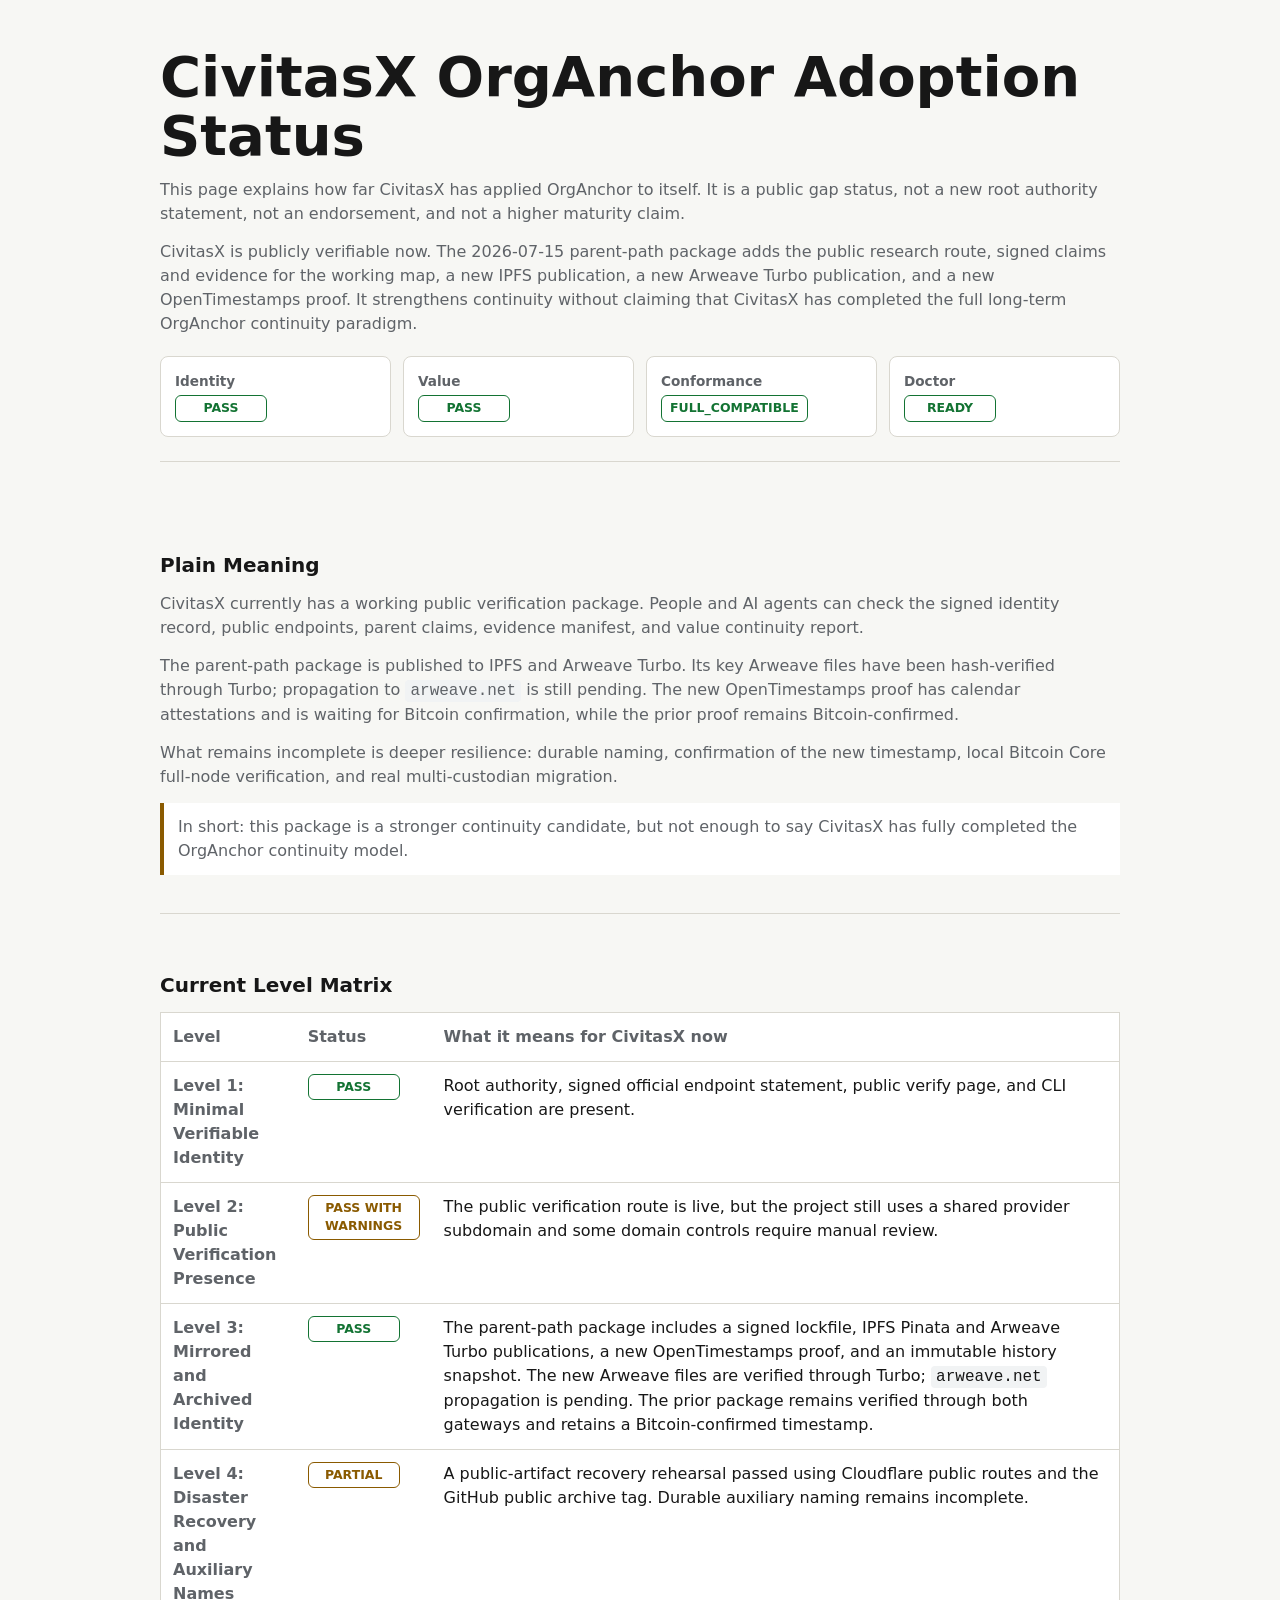
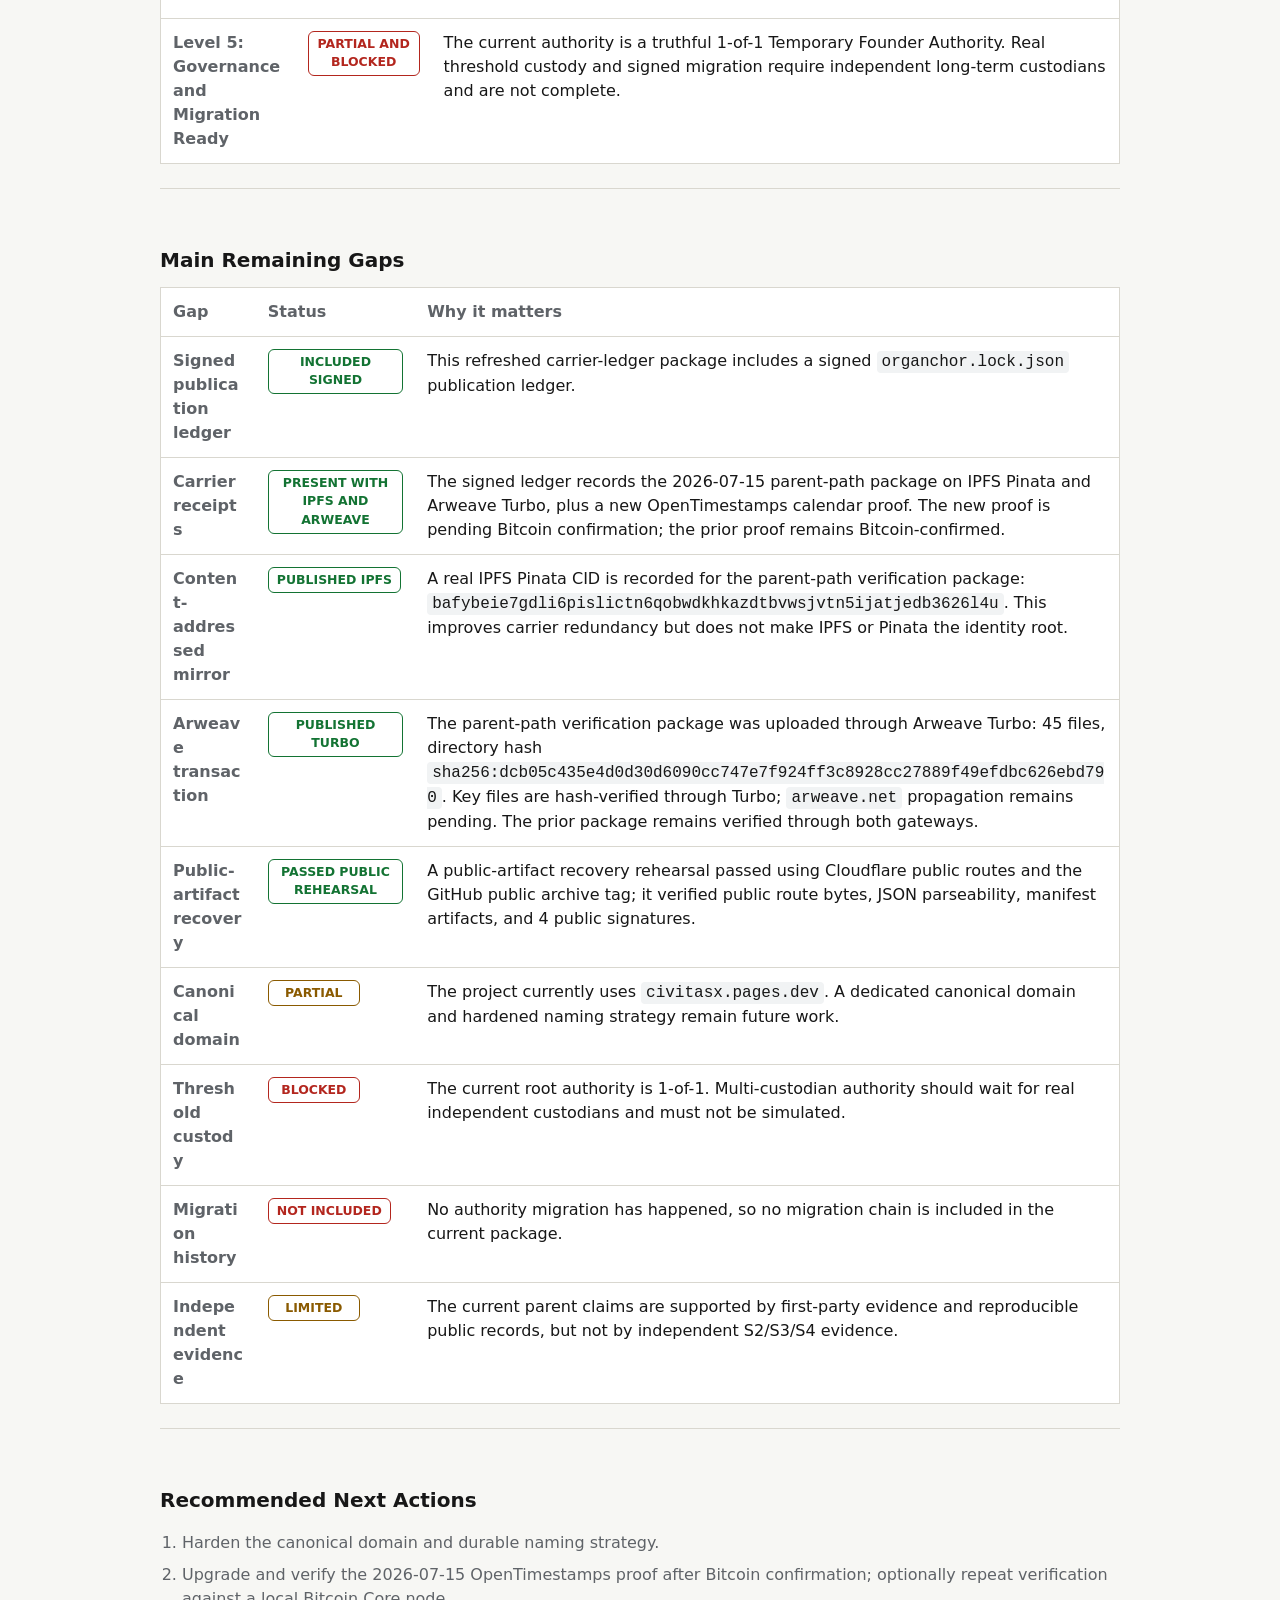
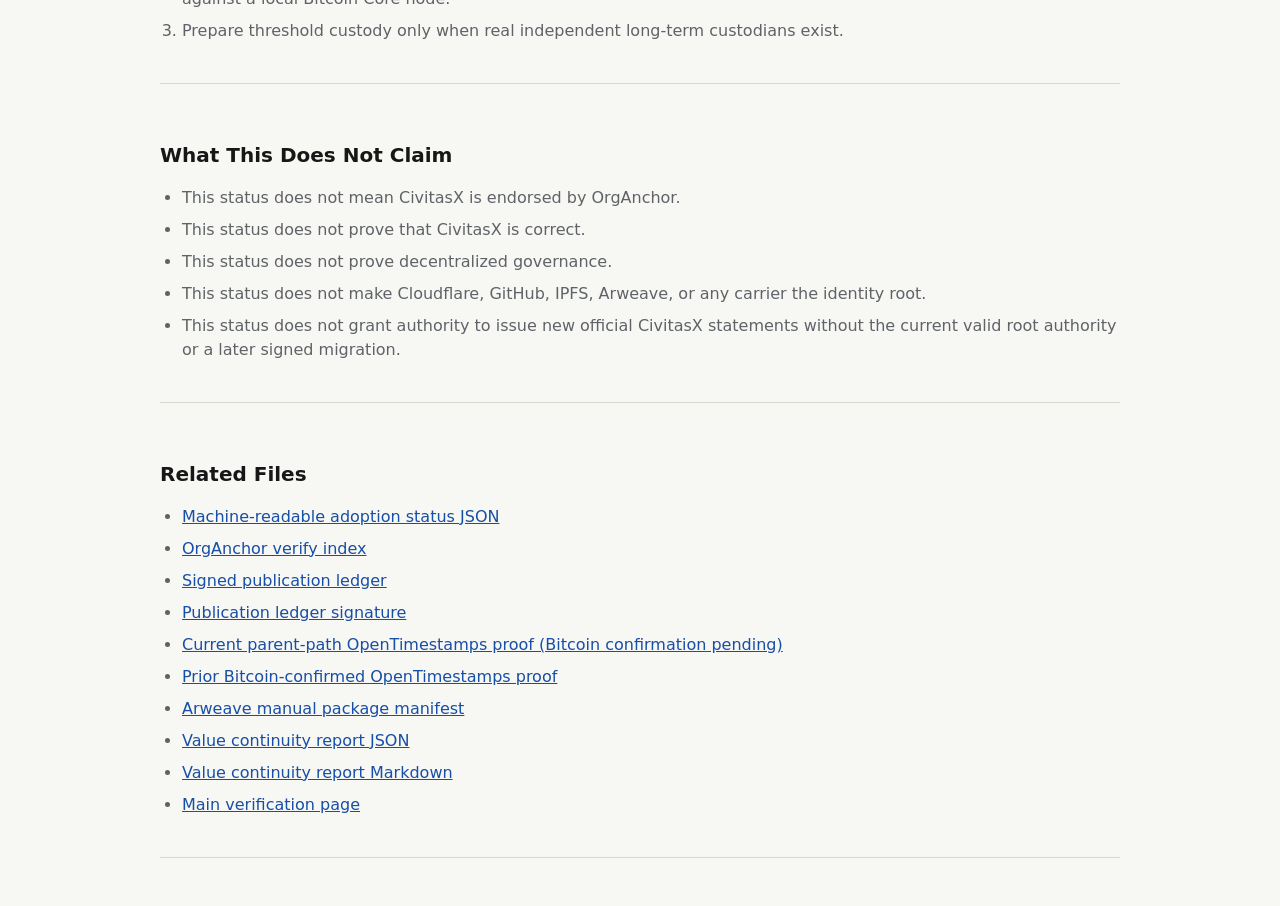
<file: organchor/history/2026-07-15-parent-path-001/adoption-status.html>
﻿<!doctype html>
<html lang="en">
<head>
  <meta charset="utf-8">
  <meta name="viewport" content="width=device-width, initial-scale=1">
  <title>CivitasX OrgAnchor Adoption Status</title>
  <link rel="organchor" type="application/json" href="/.well-known/organchor.json">
  <link rel="alternate" type="application/json" href="./adoption-status.json" title="CivitasX OrgAnchor adoption status">
  <style>
    :root {
      color-scheme: light dark;
      --bg: #f7f7f4;
      --text: #171717;
      --muted: #5f6368;
      --line: #d9d7cf;
      --panel: #ffffff;
      --accent: #174ea6;
      --ok: #137333;
      --warn: #8a5a00;
      --bad: #b3261e;
      --code: #f1f3f4;
    }

    @media (prefers-color-scheme: dark) {
      :root {
        --bg: #111111;
        --text: #f1f1f1;
        --muted: #b7b7b7;
        --line: #373737;
        --panel: #1a1a1a;
        --accent: #8ab4f8;
        --ok: #81c995;
        --warn: #fdd663;
        --bad: #f28b82;
        --code: #242424;
      }
    }

    * {
      box-sizing: border-box;
    }

    body {
      margin: 0;
      background: var(--bg);
      color: var(--text);
      font: 16px/1.5 system-ui, -apple-system, BlinkMacSystemFont, "Segoe UI", sans-serif;
    }

    main {
      width: min(960px, calc(100% - 32px));
      margin: 0 auto;
      padding: 48px 0;
    }

    header {
      border-bottom: 1px solid var(--line);
      padding-bottom: 24px;
      margin-bottom: 32px;
    }

    h1 {
      margin: 0 0 12px;
      font-size: clamp(2rem, 5vw, 3.5rem);
      line-height: 1.05;
      letter-spacing: 0;
    }

    h2 {
      margin: 32px 0 12px;
      font-size: 1.25rem;
      letter-spacing: 0;
    }

    p {
      margin: 0 0 14px;
      color: var(--muted);
    }

    a {
      color: var(--accent);
    }

    section {
      padding: 24px 0;
      border-bottom: 1px solid var(--line);
    }

    .summary {
      display: grid;
      grid-template-columns: repeat(auto-fit, minmax(180px, 1fr));
      gap: 12px;
      margin-top: 20px;
    }

    .card {
      border: 1px solid var(--line);
      background: var(--panel);
      padding: 14px;
      border-radius: 8px;
    }

    .label {
      display: block;
      color: var(--muted);
      font-weight: 700;
      font-size: 0.85rem;
      margin-bottom: 4px;
    }

    .value {
      font-size: 1.2rem;
      font-weight: 800;
    }

    .badge {
      display: inline-block;
      min-width: 92px;
      padding: 3px 8px;
      border-radius: 6px;
      font-size: 0.78rem;
      font-weight: 800;
      text-align: center;
      border: 1px solid currentColor;
    }

    .pass,
    .ready,
    .full-compatible {
      color: var(--ok);
    }

    .warn,
    .partial,
    .in-progress,
    .limited {
      color: var(--warn);
    }

    .blocked,
    .not-included,
    .not-published,
    .not-proven {
      color: var(--bad);
    }

    table {
      width: 100%;
      border-collapse: collapse;
      background: var(--panel);
      border: 1px solid var(--line);
    }

    th,
    td {
      padding: 12px;
      border-bottom: 1px solid var(--line);
      text-align: left;
      vertical-align: top;
      overflow-wrap: anywhere;
    }

    th {
      color: var(--muted);
      font-weight: 700;
    }

    code,
    pre {
      font-family: ui-monospace, SFMono-Regular, Consolas, "Liberation Mono", monospace;
      background: var(--code);
    }

    code {
      padding: 2px 5px;
      border-radius: 4px;
      overflow-wrap: anywhere;
    }

    ol,
    ul {
      color: var(--muted);
      padding-left: 22px;
    }

    li {
      margin-bottom: 8px;
    }

    .note {
      border-left: 4px solid var(--warn);
      padding: 12px 14px;
      background: var(--panel);
    }

    @media (max-width: 640px) {
      main {
        width: min(100% - 24px, 960px);
        padding: 32px 0;
      }

      th,
      td {
        display: block;
        width: 100%;
      }
    }
  </style>
</head>
<body>
  <main>
    <header>
      <h1>CivitasX OrgAnchor Adoption Status</h1>
      <p>This page explains how far CivitasX has applied OrgAnchor to itself. It is a public gap status, not a new root authority statement, not an endorsement, and not a higher maturity claim.</p>
      <p>CivitasX is publicly verifiable now. The 2026-07-15 parent-path package adds the public research route, signed claims and evidence for the working map, a new IPFS publication, a new Arweave Turbo publication, and a new OpenTimestamps proof. It strengthens continuity without claiming that CivitasX has completed the full long-term OrgAnchor continuity paradigm.</p>
      <div class="summary" aria-label="Current baseline summary">
        <div class="card">
          <span class="label">Identity</span>
          <span class="badge pass">PASS</span>
        </div>
        <div class="card">
          <span class="label">Value</span>
          <span class="badge pass">PASS</span>
        </div>
        <div class="card">
          <span class="label">Conformance</span>
          <span class="badge full-compatible">FULL_COMPATIBLE</span>
        </div>
        <div class="card">
          <span class="label">Doctor</span>
          <span class="badge ready">READY</span>
        </div>
      </div>
    </header>

    <section aria-labelledby="plain-meaning">
      <h2 id="plain-meaning">Plain Meaning</h2>
      <p>CivitasX currently has a working public verification package. People and AI agents can check the signed identity record, public endpoints, parent claims, evidence manifest, and value continuity report.</p>
      <p>The parent-path package is published to IPFS and Arweave Turbo. Its key Arweave files have been hash-verified through Turbo; propagation to <code>arweave.net</code> is still pending. The new OpenTimestamps proof has calendar attestations and is waiting for Bitcoin confirmation, while the prior proof remains Bitcoin-confirmed.</p>
      <p>What remains incomplete is deeper resilience: durable naming, confirmation of the new timestamp, local Bitcoin Core full-node verification, and real multi-custodian migration.</p>
      <p class="note">In short: this package is a stronger continuity candidate, but not enough to say CivitasX has fully completed the OrgAnchor continuity model.</p>
    </section>

    <section aria-labelledby="levels">
      <h2 id="levels">Current Level Matrix</h2>
      <table>
        <thead>
          <tr>
            <th scope="col">Level</th>
            <th scope="col">Status</th>
            <th scope="col">What it means for CivitasX now</th>
          </tr>
        </thead>
        <tbody>
          <tr>
            <th scope="row">Level 1: Minimal Verifiable Identity</th>
            <td><span class="badge pass">PASS</span></td>
            <td>Root authority, signed official endpoint statement, public verify page, and CLI verification are present.</td>
          </tr>
          <tr>
            <th scope="row">Level 2: Public Verification Presence</th>
            <td><span class="badge warn">PASS WITH WARNINGS</span></td>
            <td>The public verification route is live, but the project still uses a shared provider subdomain and some domain controls require manual review.</td>
          </tr>
          <tr>
            <th scope="row">Level 3: Mirrored and Archived Identity</th>
            <td><span class="badge pass">PASS</span></td>
            <td>The parent-path package includes a signed lockfile, IPFS Pinata and Arweave Turbo publications, a new OpenTimestamps proof, and an immutable history snapshot. The new Arweave files are verified through Turbo; <code>arweave.net</code> propagation is pending. The prior package remains verified through both gateways and retains a Bitcoin-confirmed timestamp.</td>
          </tr>
          <tr>
            <th scope="row">Level 4: Disaster Recovery and Auxiliary Names</th>
            <td><span class="badge partial">PARTIAL</span></td>
            <td>A public-artifact recovery rehearsal passed using Cloudflare public routes and the GitHub public archive tag. Durable auxiliary naming remains incomplete.</td>
          </tr>
          <tr>
            <th scope="row">Level 5: Governance and Migration Ready</th>
            <td><span class="badge blocked">PARTIAL AND BLOCKED</span></td>
            <td>The current authority is a truthful 1-of-1 Temporary Founder Authority. Real threshold custody and signed migration require independent long-term custodians and are not complete.</td>
          </tr>
        </tbody>
      </table>
    </section>

    <section aria-labelledby="gaps">
      <h2 id="gaps">Main Remaining Gaps</h2>
      <table>
        <thead>
          <tr>
            <th scope="col">Gap</th>
            <th scope="col">Status</th>
            <th scope="col">Why it matters</th>
          </tr>
        </thead>
        <tbody>
          <tr>
            <th scope="row">Signed publication ledger</th>
            <td><span class="badge pass">INCLUDED SIGNED</span></td>
            <td>This refreshed carrier-ledger package includes a signed <code>organchor.lock.json</code> publication ledger.</td>
          </tr>
          <tr>
            <th scope="row">Carrier receipts</th>
            <td><span class="badge pass">PRESENT WITH IPFS AND ARWEAVE</span></td>
            <td>The signed ledger records the 2026-07-15 parent-path package on IPFS Pinata and Arweave Turbo, plus a new OpenTimestamps calendar proof. The new proof is pending Bitcoin confirmation; the prior proof remains Bitcoin-confirmed.</td>
          </tr>
          <tr>
            <th scope="row">Content-addressed mirror</th>
            <td><span class="badge pass">PUBLISHED IPFS</span></td>
            <td>A real IPFS Pinata CID is recorded for the parent-path verification package: <code>bafybeie7gdli6pislictn6qobwdkhkazdtbvwsjvtn5ijatjedb3626l4u</code>. This improves carrier redundancy but does not make IPFS or Pinata the identity root.</td>
          </tr>
          <tr>
            <th scope="row">Arweave transaction</th>
            <td><span class="badge pass">PUBLISHED TURBO</span></td>
            <td>The parent-path verification package was uploaded through Arweave Turbo: 45 files, directory hash <code>sha256:dcb05c435e4d0d30d6090cc747e7f924ff3c8928cc27889f49efdbc626ebd790</code>. Key files are hash-verified through Turbo; <code>arweave.net</code> propagation remains pending. The prior package remains verified through both gateways.</td>
          </tr>
          <tr>
            <th scope="row">Public-artifact recovery</th>
            <td><span class="badge pass">PASSED PUBLIC REHEARSAL</span></td>
            <td>A public-artifact recovery rehearsal passed using Cloudflare public routes and the GitHub public archive tag; it verified public route bytes, JSON parseability, manifest artifacts, and 4 public signatures.</td>
          </tr>
          <tr>
            <th scope="row">Canonical domain</th>
            <td><span class="badge partial">PARTIAL</span></td>
            <td>The project currently uses <code>civitasx.pages.dev</code>. A dedicated canonical domain and hardened naming strategy remain future work.</td>
          </tr>
          <tr>
            <th scope="row">Threshold custody</th>
            <td><span class="badge blocked">BLOCKED</span></td>
            <td>The current root authority is 1-of-1. Multi-custodian authority should wait for real independent custodians and must not be simulated.</td>
          </tr>
          <tr>
            <th scope="row">Migration history</th>
            <td><span class="badge not-included">NOT INCLUDED</span></td>
            <td>No authority migration has happened, so no migration chain is included in the current package.</td>
          </tr>
          <tr>
            <th scope="row">Independent evidence</th>
            <td><span class="badge limited">LIMITED</span></td>
            <td>The current parent claims are supported by first-party evidence and reproducible public records, but not by independent S2/S3/S4 evidence.</td>
          </tr>
        </tbody>
      </table>
    </section>

    <section aria-labelledby="next">
      <h2 id="next">Recommended Next Actions</h2>
      <ol>
        <li>Harden the canonical domain and durable naming strategy.</li>
        <li>Upgrade and verify the 2026-07-15 OpenTimestamps proof after Bitcoin confirmation; optionally repeat verification against a local Bitcoin Core node.</li>
        <li>Prepare threshold custody only when real independent long-term custodians exist.</li>
      </ol>
    </section>

    <section aria-labelledby="non-claims">
      <h2 id="non-claims">What This Does Not Claim</h2>
      <ul>
        <li>This status does not mean CivitasX is endorsed by OrgAnchor.</li>
        <li>This status does not prove that CivitasX is correct.</li>
        <li>This status does not prove decentralized governance.</li>
        <li>This status does not make Cloudflare, GitHub, IPFS, Arweave, or any carrier the identity root.</li>
        <li>This status does not grant authority to issue new official CivitasX statements without the current valid root authority or a later signed migration.</li>
      </ul>
    </section>

    <section aria-labelledby="files">
      <h2 id="files">Related Files</h2>
      <ul>
        <li><a href="./adoption-status.json">Machine-readable adoption status JSON</a></li>
        <li><a href="./organchor.json">OrgAnchor verify index</a></li>
        <li><a href="./organchor.lock.json">Signed publication ledger</a></li>
        <li><a href="./organchor.lock.json.sig">Publication ledger signature</a></li>
        <li><a href="./anchors/opentimestamps/official-endpoints-2026-07-15.json.ots">Current parent-path OpenTimestamps proof (Bitcoin confirmation pending)</a></li>
        <li><a href="./anchors/opentimestamps/official-endpoints.json.ots">Prior Bitcoin-confirmed OpenTimestamps proof</a></li>
        <li><a href="./arweave-manifest-complete-2026-07-11.json">Arweave manual package manifest</a></li>
        <li><a href="./reports/value-continuity-report.json">Value continuity report JSON</a></li>
        <li><a href="./reports/value-continuity-report.md">Value continuity report Markdown</a></li>
        <li><a href="./">Main verification page</a></li>
      </ul>
    </section>
  </main>
</body>
</html>
</file>
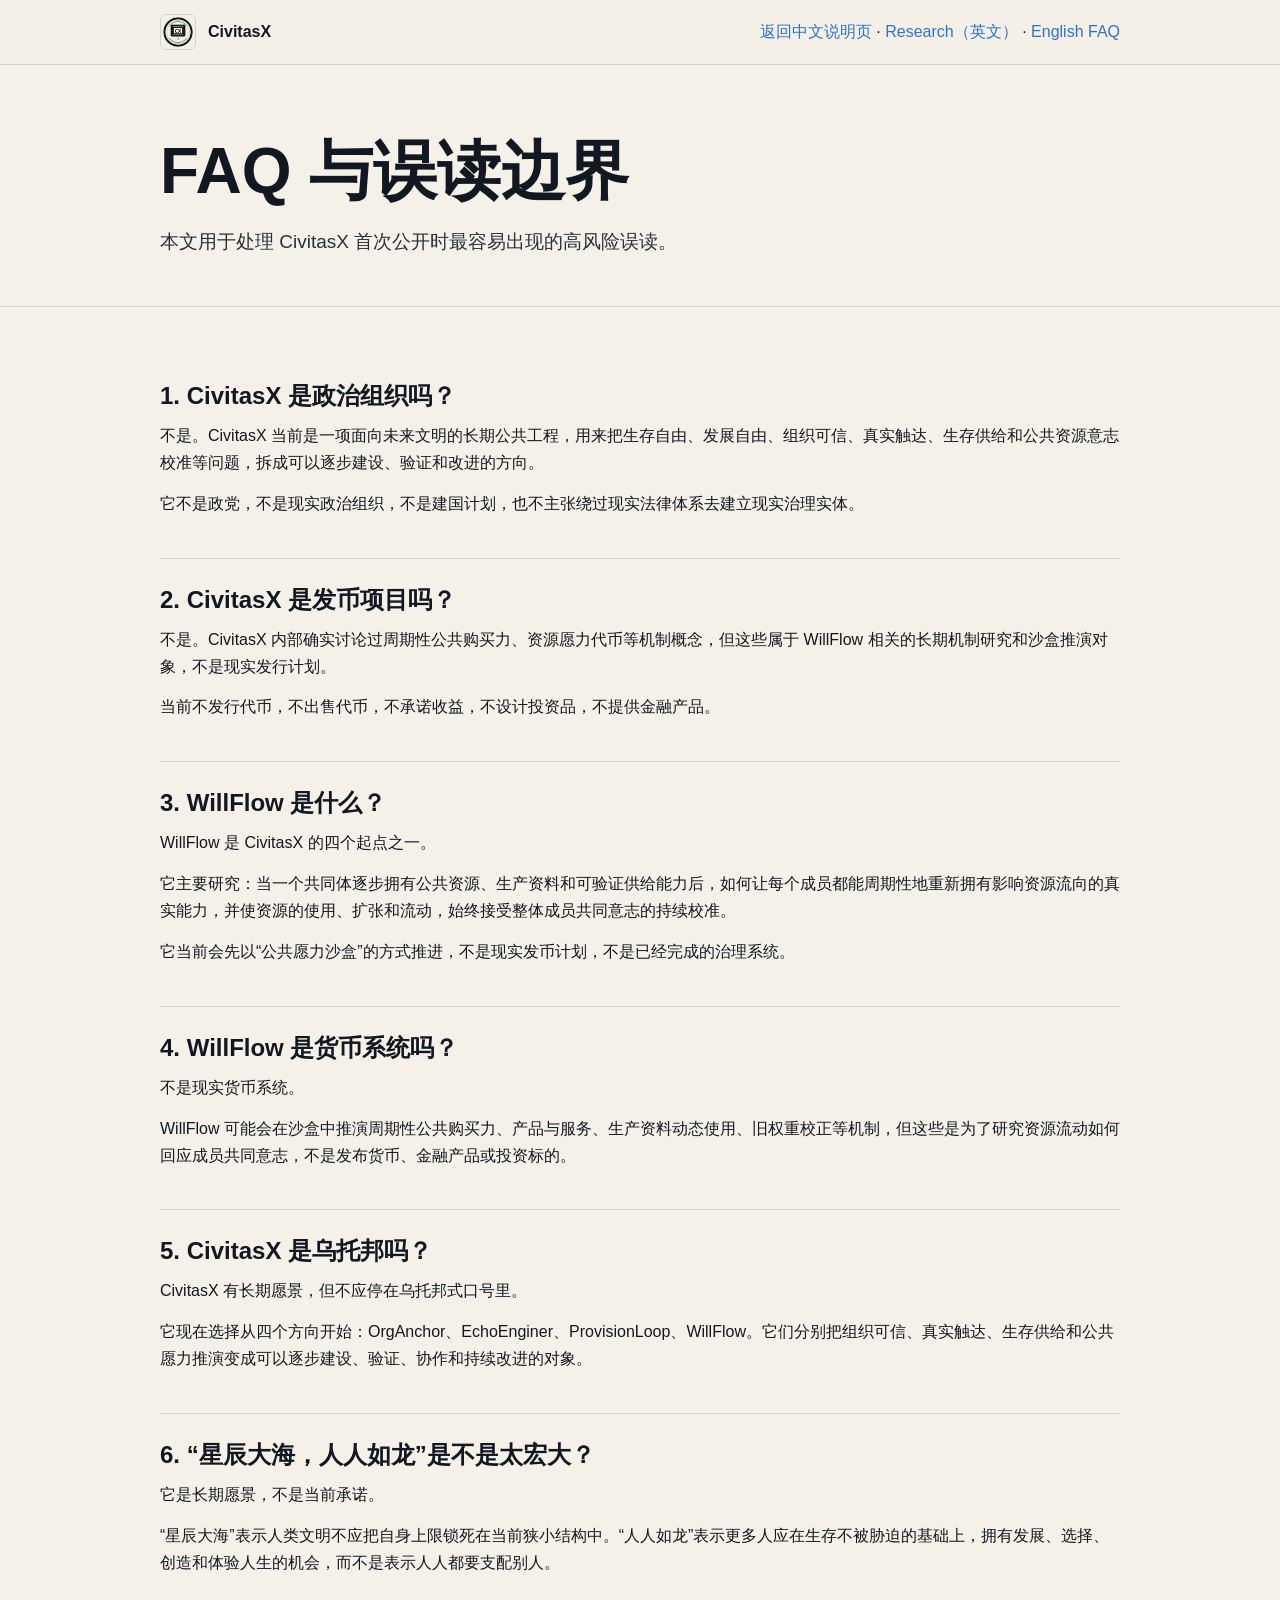
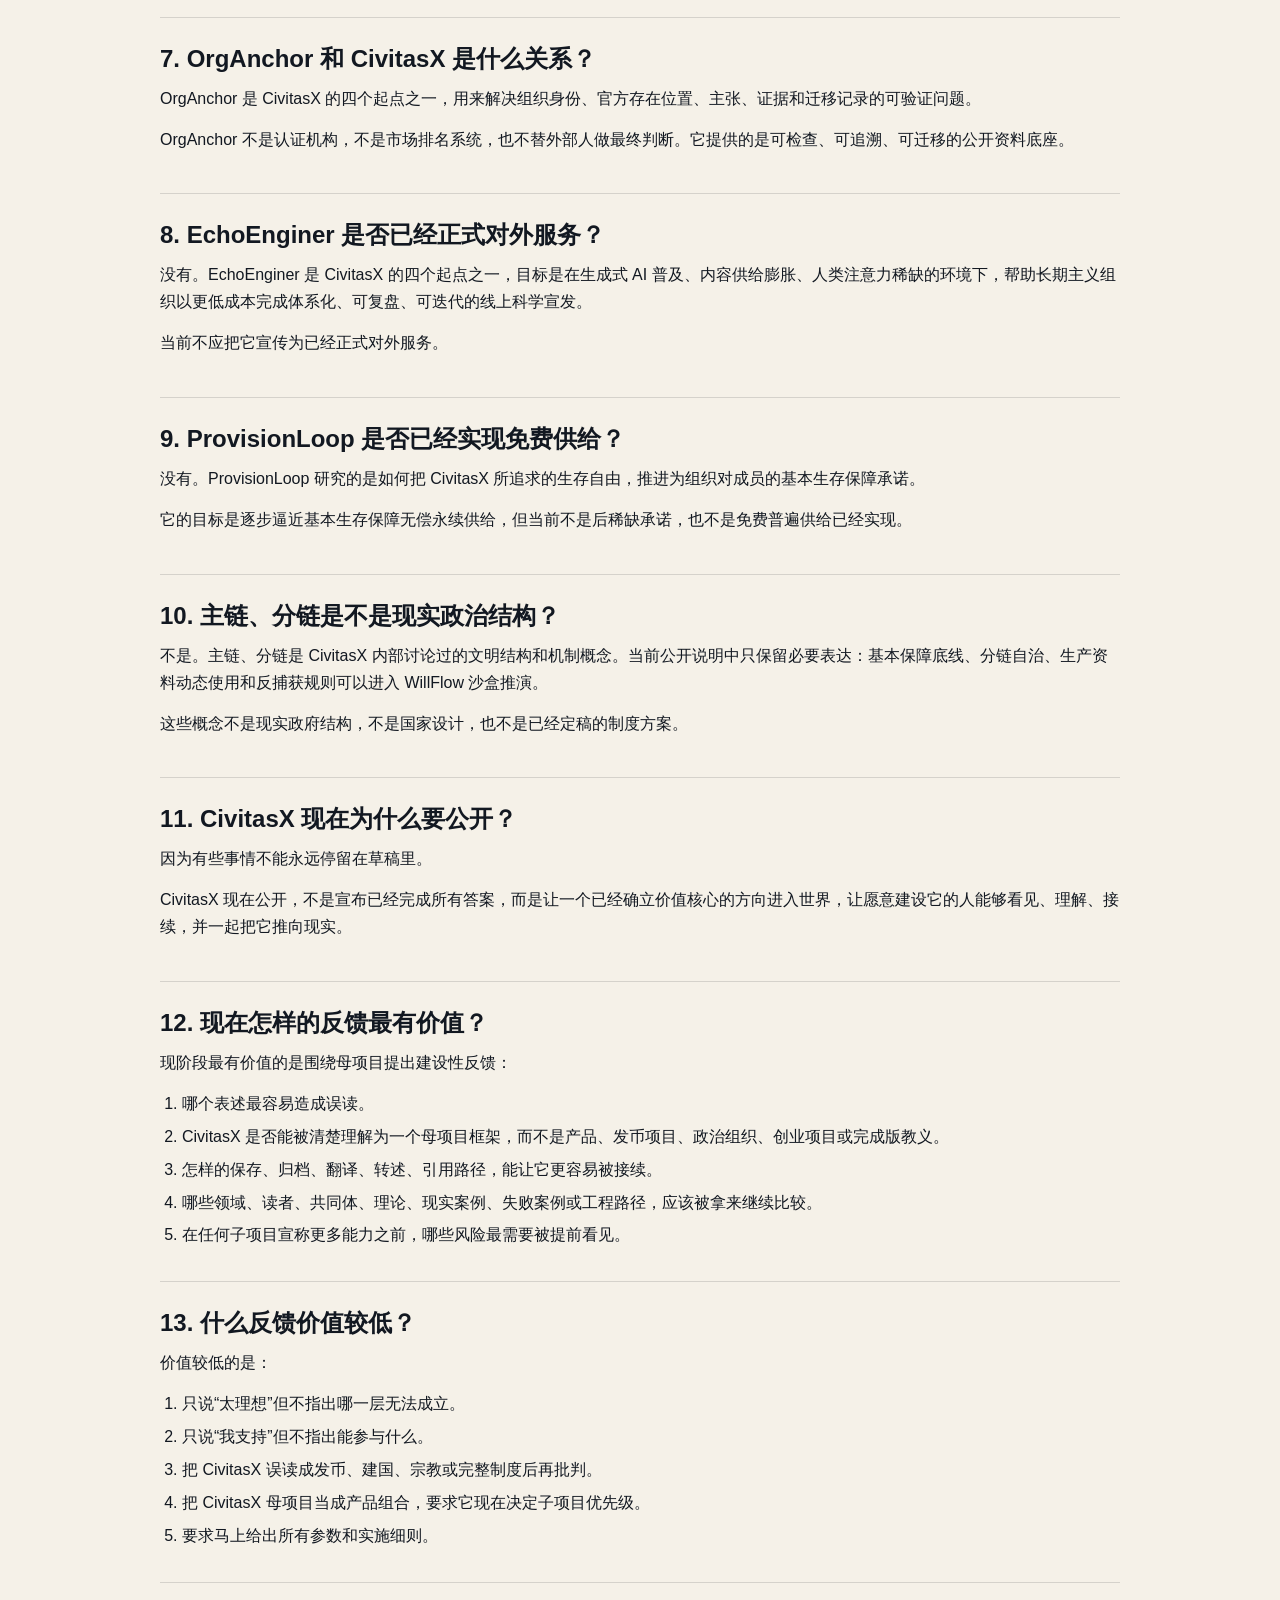
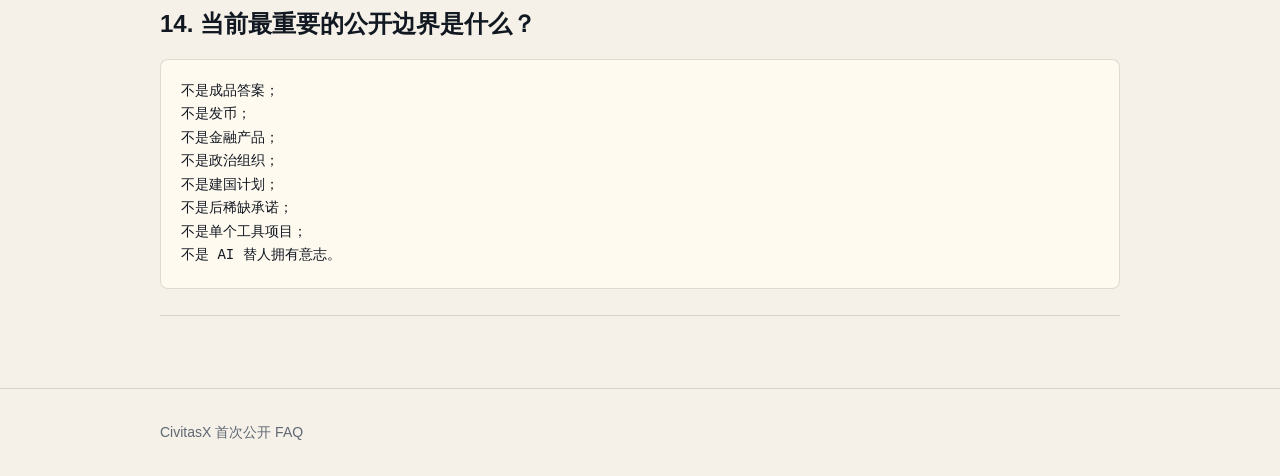
<file: organchor/history/2026-07-15-parent-path-001/faq-zh.html>
<!doctype html>
<html lang="zh-CN">
<head>
  <meta charset="utf-8">
  <meta name="viewport" content="width=device-width, initial-scale=1">
  <title>CivitasX FAQ 与误读边界</title>
  <meta name="description" content="CivitasX 首次公开 FAQ 与误读边界。">
  <link rel="canonical" href="https://civitasx.pages.dev/faq-zh">
  <meta property="og:type" content="website">
  <meta property="og:site_name" content="CivitasX">
  <meta property="og:title" content="CivitasX FAQ And Boundaries">
  <meta property="og:description" content="Questions, boundaries, and current public status for CivitasX.">
  <meta property="og:url" content="https://civitasx.pages.dev/faq-zh">
  <meta property="og:image" content="https://civitasx.pages.dev/assets/brand/civitasx-civilization-lab-banner-2048x1152.png">
  <meta name="twitter:card" content="summary_large_image">
  <meta name="twitter:title" content="CivitasX FAQ And Boundaries">
  <meta name="twitter:description" content="Questions, boundaries, and current public status for CivitasX.">
  <meta name="twitter:image" content="https://civitasx.pages.dev/assets/brand/civitasx-civilization-lab-banner-2048x1152.png">
  <link rel="alternate" type="application/rss+xml" title="CivitasX Research" href="https://civitasx.pages.dev/research/feed.xml">
  <link rel="icon" href="assets/brand/civitasx-civilization-lab-profile-1024.png">
  <style>
    :root {
      --ink: #121821;
      --paper: #f5f1e8;
      --paper-2: #fffaf0;
      --line: rgba(18, 24, 33, 0.14);
      --blue: #2d73c9;
      --muted: #5f6873;
    }

    * {
      box-sizing: border-box;
    }

    body {
      margin: 0;
      background: var(--paper);
      color: var(--ink);
      font-family: "Microsoft YaHei", "Noto Sans SC", "Segoe UI", sans-serif;
      line-height: 1.68;
      letter-spacing: 0;
    }

    a {
      color: var(--blue);
      text-decoration: none;
    }

    a:hover {
      text-decoration: underline;
    }

    .topbar {
      border-bottom: 1px solid var(--line);
      background: rgba(245, 241, 232, 0.96);
    }

    .nav,
    .wrap,
    .footer-inner {
      width: min(960px, calc(100% - 32px));
      margin: 0 auto;
    }

    .nav {
      min-height: 64px;
      display: flex;
      align-items: center;
      justify-content: space-between;
      gap: 20px;
    }

    .brand {
      display: inline-flex;
      align-items: center;
      gap: 12px;
      color: var(--ink);
      font-weight: 700;
    }

    .brand img {
      width: 36px;
      height: 36px;
      border: 1px solid var(--line);
      border-radius: 6px;
    }

    .hero {
      padding: 72px 0 48px;
      border-bottom: 1px solid var(--line);
    }

    h1 {
      max-width: 780px;
      margin: 0;
      font-size: clamp(38px, 7vw, 64px);
      line-height: 1.08;
      letter-spacing: 0;
    }

    .lead {
      max-width: 760px;
      margin: 20px 0 0;
      color: #26313c;
      font-size: 19px;
    }

    .faq {
      padding: 48px 0 72px;
    }

    .item {
      padding: 26px 0;
      border-bottom: 1px solid var(--line);
    }

    h2 {
      margin: 0 0 12px;
      font-size: 24px;
      line-height: 1.25;
      letter-spacing: 0;
    }

    p {
      margin: 0 0 14px;
    }

    ol {
      margin: 0;
      padding-left: 22px;
    }

    li {
      margin: 6px 0;
    }

    .boundary {
      margin-top: 20px;
      border: 1px solid var(--line);
      border-radius: 8px;
      background: var(--paper-2);
      padding: 20px;
      font-family: "Cascadia Mono", "JetBrains Mono", monospace;
      font-size: 14px;
      white-space: pre-line;
    }

    .footer {
      border-top: 1px solid var(--line);
      padding: 32px 0;
      color: var(--muted);
      font-size: 14px;
    }

    @media (max-width: 700px) {
      .nav {
        align-items: flex-start;
        flex-direction: column;
        padding: 14px 0;
      }
    }
  </style>
</head>
<body>
  <header class="topbar">
    <nav class="nav">
      <a class="brand" href="index.html">
        <img src="assets/brand/civitasx-civilization-lab-profile-1024.png" alt="CivitasX mark">
        <span>CivitasX</span>
      </a>
      <div>
        <a href="zh.html">返回中文说明页</a>
        <span aria-hidden="true"> · </span>
        <a href="research/">Research（英文）</a>
        <span aria-hidden="true"> · </span>
        <a href="faq.html">English FAQ</a>
      </div>
    </nav>
  </header>

  <main>
    <section class="hero">
      <div class="wrap">
        <h1>FAQ 与误读边界</h1>
        <p class="lead">本文用于处理 CivitasX 首次公开时最容易出现的高风险误读。</p>
      </div>
    </section>

    <section class="faq">
      <div class="wrap">
        <article class="item">
          <h2>1. CivitasX 是政治组织吗？</h2>
          <p>不是。CivitasX 当前是一项面向未来文明的长期公共工程，用来把生存自由、发展自由、组织可信、真实触达、生存供给和公共资源意志校准等问题，拆成可以逐步建设、验证和改进的方向。</p>
          <p>它不是政党，不是现实政治组织，不是建国计划，也不主张绕过现实法律体系去建立现实治理实体。</p>
        </article>

        <article class="item">
          <h2>2. CivitasX 是发币项目吗？</h2>
          <p>不是。CivitasX 内部确实讨论过周期性公共购买力、资源愿力代币等机制概念，但这些属于 WillFlow 相关的长期机制研究和沙盒推演对象，不是现实发行计划。</p>
          <p>当前不发行代币，不出售代币，不承诺收益，不设计投资品，不提供金融产品。</p>
        </article>

        <article class="item">
          <h2>3. WillFlow 是什么？</h2>
          <p>WillFlow 是 CivitasX 的四个起点之一。</p>
          <p>它主要研究：当一个共同体逐步拥有公共资源、生产资料和可验证供给能力后，如何让每个成员都能周期性地重新拥有影响资源流向的真实能力，并使资源的使用、扩张和流动，始终接受整体成员共同意志的持续校准。</p>
          <p>它当前会先以“公共愿力沙盒”的方式推进，不是现实发币计划，不是已经完成的治理系统。</p>
        </article>

        <article class="item">
          <h2>4. WillFlow 是货币系统吗？</h2>
          <p>不是现实货币系统。</p>
          <p>WillFlow 可能会在沙盒中推演周期性公共购买力、产品与服务、生产资料动态使用、旧权重校正等机制，但这些是为了研究资源流动如何回应成员共同意志，不是发布货币、金融产品或投资标的。</p>
        </article>

        <article class="item">
          <h2>5. CivitasX 是乌托邦吗？</h2>
          <p>CivitasX 有长期愿景，但不应停在乌托邦式口号里。</p>
          <p>它现在选择从四个方向开始：OrgAnchor、EchoEnginer、ProvisionLoop、WillFlow。它们分别把组织可信、真实触达、生存供给和公共愿力推演变成可以逐步建设、验证、协作和持续改进的对象。</p>
        </article>

        <article class="item">
          <h2>6. “星辰大海，人人如龙”是不是太宏大？</h2>
          <p>它是长期愿景，不是当前承诺。</p>
          <p>“星辰大海”表示人类文明不应把自身上限锁死在当前狭小结构中。“人人如龙”表示更多人应在生存不被胁迫的基础上，拥有发展、选择、创造和体验人生的机会，而不是表示人人都要支配别人。</p>
        </article>

        <article class="item">
          <h2>7. OrgAnchor 和 CivitasX 是什么关系？</h2>
          <p>OrgAnchor 是 CivitasX 的四个起点之一，用来解决组织身份、官方存在位置、主张、证据和迁移记录的可验证问题。</p>
          <p>OrgAnchor 不是认证机构，不是市场排名系统，也不替外部人做最终判断。它提供的是可检查、可追溯、可迁移的公开资料底座。</p>
        </article>

        <article class="item">
          <h2>8. EchoEnginer 是否已经正式对外服务？</h2>
          <p>没有。EchoEnginer 是 CivitasX 的四个起点之一，目标是在生成式 AI 普及、内容供给膨胀、人类注意力稀缺的环境下，帮助长期主义组织以更低成本完成体系化、可复盘、可迭代的线上科学宣发。</p>
          <p>当前不应把它宣传为已经正式对外服务。</p>
        </article>

        <article class="item">
          <h2>9. ProvisionLoop 是否已经实现免费供给？</h2>
          <p>没有。ProvisionLoop 研究的是如何把 CivitasX 所追求的生存自由，推进为组织对成员的基本生存保障承诺。</p>
          <p>它的目标是逐步逼近基本生存保障无偿永续供给，但当前不是后稀缺承诺，也不是免费普遍供给已经实现。</p>
        </article>

        <article class="item">
          <h2>10. 主链、分链是不是现实政治结构？</h2>
          <p>不是。主链、分链是 CivitasX 内部讨论过的文明结构和机制概念。当前公开说明中只保留必要表达：基本保障底线、分链自治、生产资料动态使用和反捕获规则可以进入 WillFlow 沙盒推演。</p>
          <p>这些概念不是现实政府结构，不是国家设计，也不是已经定稿的制度方案。</p>
        </article>

        <article class="item">
          <h2>11. CivitasX 现在为什么要公开？</h2>
          <p>因为有些事情不能永远停留在草稿里。</p>
          <p>CivitasX 现在公开，不是宣布已经完成所有答案，而是让一个已经确立价值核心的方向进入世界，让愿意建设它的人能够看见、理解、接续，并一起把它推向现实。</p>
        </article>

        <article class="item">
          <h2>12. 现在怎样的反馈最有价值？</h2>
          <p>现阶段最有价值的是围绕母项目提出建设性反馈：</p>
          <ol>
            <li>哪个表述最容易造成误读。</li>
            <li>CivitasX 是否能被清楚理解为一个母项目框架，而不是产品、发币项目、政治组织、创业项目或完成版教义。</li>
            <li>怎样的保存、归档、翻译、转述、引用路径，能让它更容易被接续。</li>
            <li>哪些领域、读者、共同体、理论、现实案例、失败案例或工程路径，应该被拿来继续比较。</li>
            <li>在任何子项目宣称更多能力之前，哪些风险最需要被提前看见。</li>
          </ol>
        </article>

        <article class="item">
          <h2>13. 什么反馈价值较低？</h2>
          <p>价值较低的是：</p>
          <ol>
            <li>只说“太理想”但不指出哪一层无法成立。</li>
            <li>只说“我支持”但不指出能参与什么。</li>
            <li>把 CivitasX 误读成发币、建国、宗教或完整制度后再批判。</li>
            <li>把 CivitasX 母项目当成产品组合，要求它现在决定子项目优先级。</li>
            <li>要求马上给出所有参数和实施细则。</li>
          </ol>
        </article>

        <article class="item">
          <h2>14. 当前最重要的公开边界是什么？</h2>
          <div class="boundary">不是成品答案；
不是发币；
不是金融产品；
不是政治组织；
不是建国计划；
不是后稀缺承诺；
不是单个工具项目；
不是 AI 替人拥有意志。</div>
        </article>
      </div>
    </section>
  </main>

  <footer class="footer">
    <div class="footer-inner">CivitasX 首次公开 FAQ</div>
  </footer>
</body>
</html>
</file>
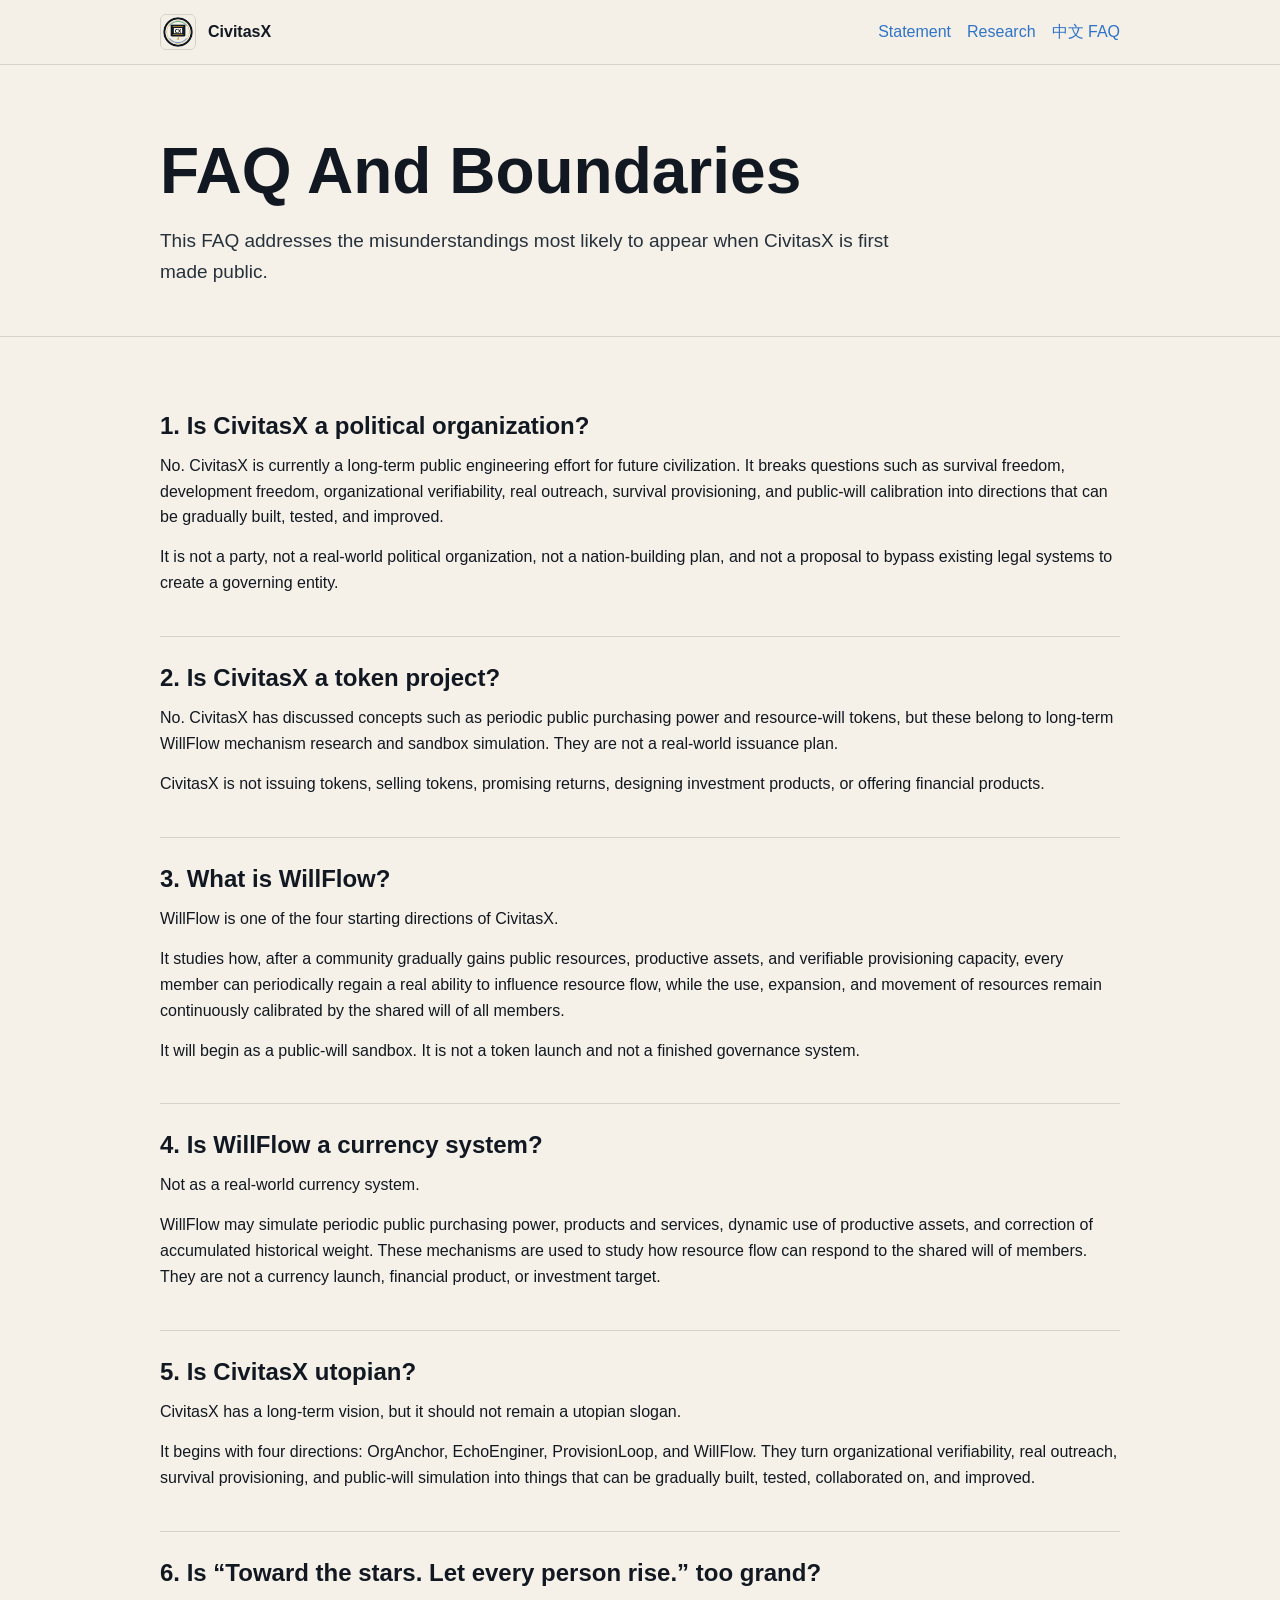
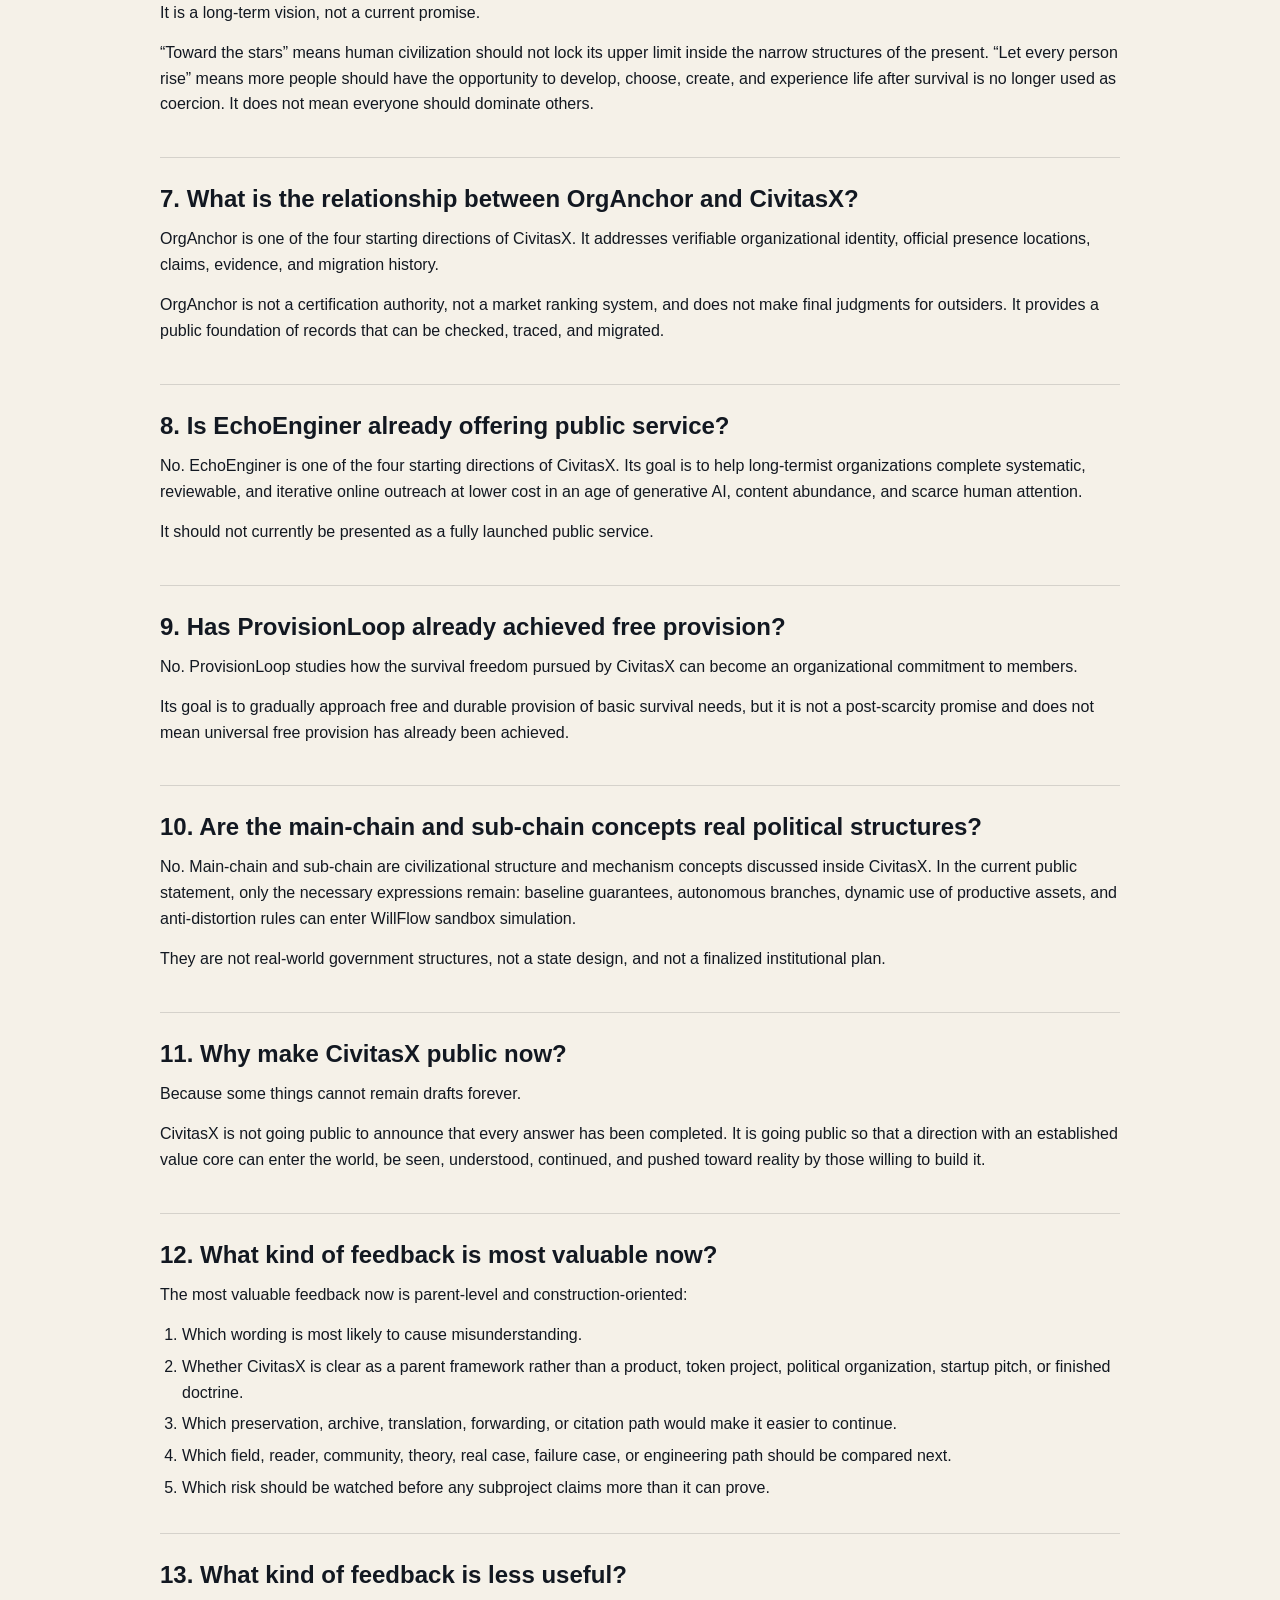
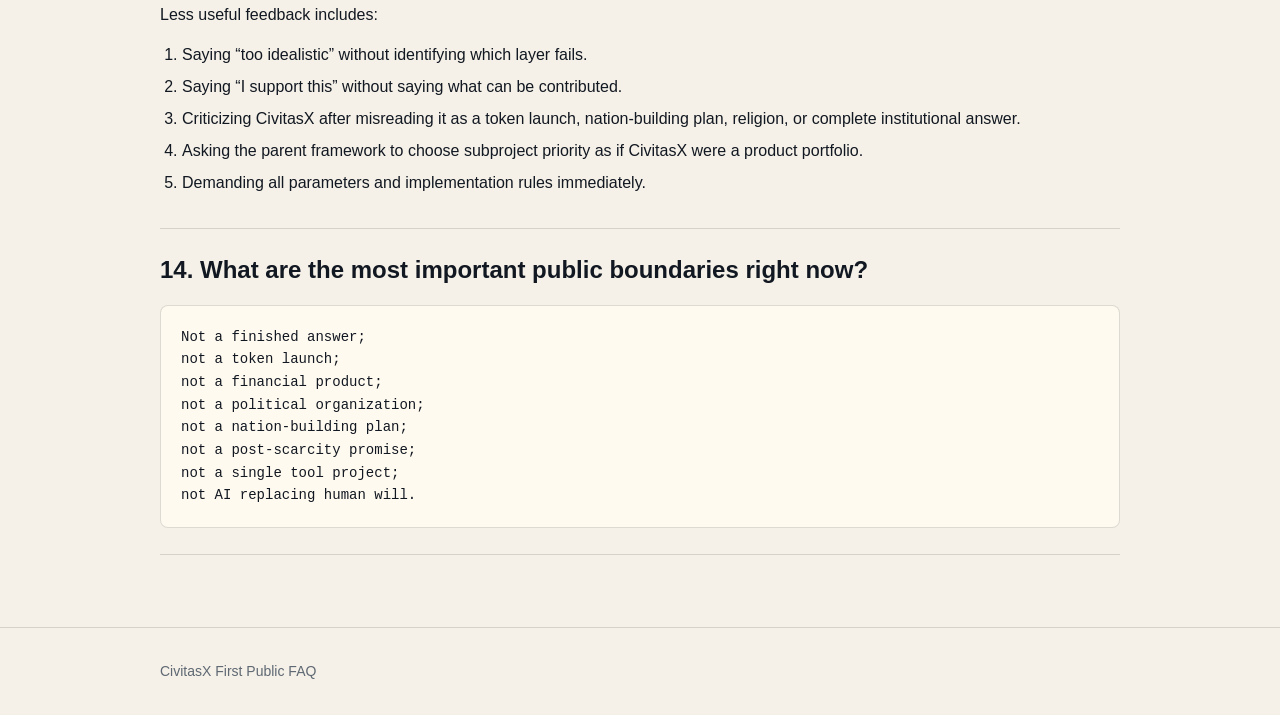
<file: organchor/history/2026-07-15-parent-path-001/faq.html>
<!doctype html>
<html lang="en">
<head>
  <meta charset="utf-8">
  <meta name="viewport" content="width=device-width, initial-scale=1">
  <title>CivitasX FAQ And Boundaries</title>
  <meta name="description" content="CivitasX first public FAQ and boundaries.">
  <link rel="canonical" href="https://civitasx.pages.dev/faq">
  <meta property="og:type" content="website">
  <meta property="og:site_name" content="CivitasX">
  <meta property="og:title" content="CivitasX FAQ And Boundaries">
  <meta property="og:description" content="Questions, boundaries, and current public status for CivitasX.">
  <meta property="og:url" content="https://civitasx.pages.dev/faq">
  <meta property="og:image" content="https://civitasx.pages.dev/assets/brand/civitasx-civilization-lab-banner-2048x1152.png">
  <meta name="twitter:card" content="summary_large_image">
  <meta name="twitter:title" content="CivitasX FAQ And Boundaries">
  <meta name="twitter:description" content="Questions, boundaries, and current public status for CivitasX.">
  <meta name="twitter:image" content="https://civitasx.pages.dev/assets/brand/civitasx-civilization-lab-banner-2048x1152.png">
  <link rel="alternate" type="application/rss+xml" title="CivitasX Research" href="https://civitasx.pages.dev/research/feed.xml">
  <link rel="icon" href="assets/brand/civitasx-civilization-lab-profile-1024.png">
  <style>
    :root {
      --ink: #121821;
      --paper: #f5f1e8;
      --paper-2: #fffaf0;
      --line: rgba(18, 24, 33, 0.14);
      --blue: #2d73c9;
      --muted: #5f6873;
    }

    * {
      box-sizing: border-box;
    }

    body {
      margin: 0;
      background: var(--paper);
      color: var(--ink);
      font-family: "Segoe UI", "Inter", "Noto Sans", Arial, sans-serif;
      line-height: 1.62;
      letter-spacing: 0;
    }

    a {
      color: var(--blue);
      text-decoration: none;
    }

    a:hover {
      text-decoration: underline;
    }

    .topbar {
      border-bottom: 1px solid var(--line);
      background: rgba(245, 241, 232, 0.96);
    }

    .nav,
    .wrap,
    .footer-inner {
      width: min(960px, calc(100% - 32px));
      margin: 0 auto;
    }

    .nav {
      min-height: 64px;
      display: flex;
      align-items: center;
      justify-content: space-between;
      gap: 20px;
    }

    .brand {
      display: inline-flex;
      align-items: center;
      gap: 12px;
      color: var(--ink);
      font-weight: 700;
    }

    .brand img {
      width: 36px;
      height: 36px;
      border: 1px solid var(--line);
      border-radius: 6px;
    }

    .navlinks {
      display: flex;
      gap: 16px;
      white-space: nowrap;
    }

    .hero {
      padding: 72px 0 48px;
      border-bottom: 1px solid var(--line);
    }

    h1 {
      max-width: 820px;
      margin: 0;
      font-size: clamp(38px, 7vw, 64px);
      line-height: 1.08;
      letter-spacing: 0;
    }

    .lead {
      max-width: 760px;
      margin: 20px 0 0;
      color: #26313c;
      font-size: 19px;
    }

    .faq {
      padding: 48px 0 72px;
    }

    .item {
      padding: 26px 0;
      border-bottom: 1px solid var(--line);
    }

    h2 {
      margin: 0 0 12px;
      font-size: 24px;
      line-height: 1.25;
      letter-spacing: 0;
    }

    p {
      margin: 0 0 14px;
    }

    ol {
      margin: 0;
      padding-left: 22px;
    }

    li {
      margin: 6px 0;
    }

    .boundary {
      margin-top: 20px;
      border: 1px solid var(--line);
      border-radius: 8px;
      background: var(--paper-2);
      padding: 20px;
      font-family: "Cascadia Mono", "JetBrains Mono", monospace;
      font-size: 14px;
      white-space: pre-line;
    }

    .footer {
      border-top: 1px solid var(--line);
      padding: 32px 0;
      color: var(--muted);
      font-size: 14px;
    }

    @media (max-width: 700px) {
      .nav {
        align-items: flex-start;
        flex-direction: column;
        padding: 14px 0;
      }

      .navlinks {
        width: 100%;
        flex-wrap: wrap;
        gap: 8px 16px;
        overflow-x: visible;
        padding-bottom: 4px;
        white-space: normal;
      }
    }
  </style>
</head>
<body>
  <header class="topbar">
    <nav class="nav">
      <a class="brand" href="index.html">
        <img src="assets/brand/civitasx-civilization-lab-profile-1024.png" alt="CivitasX mark">
        <span>CivitasX</span>
      </a>
      <div class="navlinks">
        <a href="index.html">Statement</a>
        <a href="research/">Research</a>
        <a href="faq-zh.html">中文 FAQ</a>
      </div>
    </nav>
  </header>

  <main>
    <section class="hero">
      <div class="wrap">
        <h1>FAQ And Boundaries</h1>
        <p class="lead">This FAQ addresses the misunderstandings most likely to appear when CivitasX is first made public.</p>
      </div>
    </section>

    <section class="faq">
      <div class="wrap">
        <article class="item">
          <h2>1. Is CivitasX a political organization?</h2>
          <p>No. CivitasX is currently a long-term public engineering effort for future civilization. It breaks questions such as survival freedom, development freedom, organizational verifiability, real outreach, survival provisioning, and public-will calibration into directions that can be gradually built, tested, and improved.</p>
          <p>It is not a party, not a real-world political organization, not a nation-building plan, and not a proposal to bypass existing legal systems to create a governing entity.</p>
        </article>

        <article class="item">
          <h2>2. Is CivitasX a token project?</h2>
          <p>No. CivitasX has discussed concepts such as periodic public purchasing power and resource-will tokens, but these belong to long-term WillFlow mechanism research and sandbox simulation. They are not a real-world issuance plan.</p>
          <p>CivitasX is not issuing tokens, selling tokens, promising returns, designing investment products, or offering financial products.</p>
        </article>

        <article class="item">
          <h2>3. What is WillFlow?</h2>
          <p>WillFlow is one of the four starting directions of CivitasX.</p>
          <p>It studies how, after a community gradually gains public resources, productive assets, and verifiable provisioning capacity, every member can periodically regain a real ability to influence resource flow, while the use, expansion, and movement of resources remain continuously calibrated by the shared will of all members.</p>
          <p>It will begin as a public-will sandbox. It is not a token launch and not a finished governance system.</p>
        </article>

        <article class="item">
          <h2>4. Is WillFlow a currency system?</h2>
          <p>Not as a real-world currency system.</p>
          <p>WillFlow may simulate periodic public purchasing power, products and services, dynamic use of productive assets, and correction of accumulated historical weight. These mechanisms are used to study how resource flow can respond to the shared will of members. They are not a currency launch, financial product, or investment target.</p>
        </article>

        <article class="item">
          <h2>5. Is CivitasX utopian?</h2>
          <p>CivitasX has a long-term vision, but it should not remain a utopian slogan.</p>
          <p>It begins with four directions: OrgAnchor, EchoEnginer, ProvisionLoop, and WillFlow. They turn organizational verifiability, real outreach, survival provisioning, and public-will simulation into things that can be gradually built, tested, collaborated on, and improved.</p>
        </article>

        <article class="item">
          <h2>6. Is “Toward the stars. Let every person rise.” too grand?</h2>
          <p>It is a long-term vision, not a current promise.</p>
          <p>“Toward the stars” means human civilization should not lock its upper limit inside the narrow structures of the present. “Let every person rise” means more people should have the opportunity to develop, choose, create, and experience life after survival is no longer used as coercion. It does not mean everyone should dominate others.</p>
        </article>

        <article class="item">
          <h2>7. What is the relationship between OrgAnchor and CivitasX?</h2>
          <p>OrgAnchor is one of the four starting directions of CivitasX. It addresses verifiable organizational identity, official presence locations, claims, evidence, and migration history.</p>
          <p>OrgAnchor is not a certification authority, not a market ranking system, and does not make final judgments for outsiders. It provides a public foundation of records that can be checked, traced, and migrated.</p>
        </article>

        <article class="item">
          <h2>8. Is EchoEnginer already offering public service?</h2>
          <p>No. EchoEnginer is one of the four starting directions of CivitasX. Its goal is to help long-termist organizations complete systematic, reviewable, and iterative online outreach at lower cost in an age of generative AI, content abundance, and scarce human attention.</p>
          <p>It should not currently be presented as a fully launched public service.</p>
        </article>

        <article class="item">
          <h2>9. Has ProvisionLoop already achieved free provision?</h2>
          <p>No. ProvisionLoop studies how the survival freedom pursued by CivitasX can become an organizational commitment to members.</p>
          <p>Its goal is to gradually approach free and durable provision of basic survival needs, but it is not a post-scarcity promise and does not mean universal free provision has already been achieved.</p>
        </article>

        <article class="item">
          <h2>10. Are the main-chain and sub-chain concepts real political structures?</h2>
          <p>No. Main-chain and sub-chain are civilizational structure and mechanism concepts discussed inside CivitasX. In the current public statement, only the necessary expressions remain: baseline guarantees, autonomous branches, dynamic use of productive assets, and anti-distortion rules can enter WillFlow sandbox simulation.</p>
          <p>They are not real-world government structures, not a state design, and not a finalized institutional plan.</p>
        </article>

        <article class="item">
          <h2>11. Why make CivitasX public now?</h2>
          <p>Because some things cannot remain drafts forever.</p>
          <p>CivitasX is not going public to announce that every answer has been completed. It is going public so that a direction with an established value core can enter the world, be seen, understood, continued, and pushed toward reality by those willing to build it.</p>
        </article>

        <article class="item">
          <h2>12. What kind of feedback is most valuable now?</h2>
          <p>The most valuable feedback now is parent-level and construction-oriented:</p>
          <ol>
            <li>Which wording is most likely to cause misunderstanding.</li>
            <li>Whether CivitasX is clear as a parent framework rather than a product, token project, political organization, startup pitch, or finished doctrine.</li>
            <li>Which preservation, archive, translation, forwarding, or citation path would make it easier to continue.</li>
            <li>Which field, reader, community, theory, real case, failure case, or engineering path should be compared next.</li>
            <li>Which risk should be watched before any subproject claims more than it can prove.</li>
          </ol>
        </article>

        <article class="item">
          <h2>13. What kind of feedback is less useful?</h2>
          <p>Less useful feedback includes:</p>
          <ol>
            <li>Saying “too idealistic” without identifying which layer fails.</li>
            <li>Saying “I support this” without saying what can be contributed.</li>
            <li>Criticizing CivitasX after misreading it as a token launch, nation-building plan, religion, or complete institutional answer.</li>
            <li>Asking the parent framework to choose subproject priority as if CivitasX were a product portfolio.</li>
            <li>Demanding all parameters and implementation rules immediately.</li>
          </ol>
        </article>

        <article class="item">
          <h2>14. What are the most important public boundaries right now?</h2>
          <div class="boundary">Not a finished answer;
not a token launch;
not a financial product;
not a political organization;
not a nation-building plan;
not a post-scarcity promise;
not a single tool project;
not AI replacing human will.</div>
        </article>
      </div>
    </section>
  </main>

  <footer class="footer">
    <div class="footer-inner">CivitasX First Public FAQ</div>
  </footer>
</body>
</html>
</file>
<file: organchor/history/2026-07-15-parent-path-001/assets/research.css>
:root {
  --ink: #121821;
  --paper: #f5f1e8;
  --paper-2: #fffaf0;
  --line: rgba(18, 24, 33, 0.14);
  --line-strong: rgba(18, 24, 33, 0.28);
  --green: #168967;
  --blue: #2d73c9;
  --gold: #c9972e;
  --muted: #5f6873;
  --white: #ffffff;
}

* {
  box-sizing: border-box;
}

html {
  scroll-behavior: smooth;
}

body {
  margin: 0;
  background: var(--paper);
  color: var(--ink);
  font-family: "Segoe UI", "Inter", "Noto Sans", Arial, sans-serif;
  line-height: 1.68;
  letter-spacing: 0;
}

a {
  color: var(--blue);
  text-decoration: none;
}

a:hover {
  text-decoration: underline;
}

a:focus-visible {
  outline: 3px solid rgba(45, 115, 201, 0.34);
  outline-offset: 3px;
}

.skip-link {
  position: fixed;
  top: 8px;
  left: 8px;
  z-index: 100;
  padding: 10px 14px;
  background: var(--ink);
  color: var(--white);
  transform: translateY(-160%);
}

.skip-link:focus {
  transform: translateY(0);
}

.topbar {
  position: sticky;
  top: 0;
  z-index: 10;
  border-bottom: 1px solid var(--line);
  background: rgba(245, 241, 232, 0.96);
  backdrop-filter: blur(10px);
}

.nav,
.page-width,
.footer-inner {
  width: min(1080px, calc(100% - 32px));
  margin: 0 auto;
}

.nav {
  min-height: 64px;
  display: flex;
  align-items: center;
  justify-content: space-between;
  gap: 24px;
}

.brand {
  display: inline-flex;
  align-items: center;
  gap: 12px;
  color: var(--ink);
  font-weight: 700;
}

.brand img {
  width: 36px;
  height: 36px;
  border: 1px solid var(--line);
  border-radius: 6px;
}

.navlinks {
  display: flex;
  align-items: center;
  gap: 18px;
  color: var(--muted);
  font-size: 14px;
  white-space: nowrap;
}

.navlinks a[aria-current="page"] {
  color: var(--ink);
  font-weight: 700;
}

.section-label {
  display: flex;
  align-items: center;
  gap: 12px;
  margin: 0 0 18px;
  color: var(--muted);
  font-size: 14px;
  font-weight: 650;
  text-transform: uppercase;
}

.section-label::before {
  content: "";
  width: 36px;
  height: 2px;
  background: var(--gold);
}

.page-header,
.article-header {
  border-bottom: 1px solid var(--line);
}

.page-header .page-width,
.article-header .page-width {
  padding: 80px 0 64px;
}

h1,
h2,
h3 {
  letter-spacing: 0;
}

h1 {
  max-width: 900px;
  margin: 0;
  font-size: 64px;
  line-height: 1.08;
}

.dek {
  max-width: 800px;
  margin: 24px 0 0;
  color: #2b3742;
  font-size: 21px;
  line-height: 1.55;
}

.article-meta {
  display: flex;
  flex-wrap: wrap;
  gap: 10px 20px;
  margin: 28px 0 0;
  color: var(--muted);
  font-size: 14px;
}

.research-index {
  padding: 56px 0 88px;
}

.index-intro {
  max-width: 760px;
  margin-bottom: 52px;
  font-size: 18px;
}

.note-list {
  margin: 0;
  padding: 0;
  border-top: 1px solid var(--line-strong);
  list-style: none;
}

.note-item {
  display: grid;
  grid-template-columns: 150px minmax(0, 1fr);
  gap: 28px;
  padding: 30px 0 34px;
  border-bottom: 1px solid var(--line);
}

.note-number {
  color: var(--muted);
  font-size: 14px;
  font-weight: 650;
}

.note-item h2 {
  margin: 0 0 10px;
  font-size: 30px;
  line-height: 1.22;
}

.note-item p {
  max-width: 760px;
  margin: 0 0 14px;
  color: #2b3742;
  font-size: 17px;
}

.note-link {
  font-weight: 700;
}

.article-shell {
  width: min(1080px, calc(100% - 32px));
  margin: 0 auto;
  display: grid;
  grid-template-columns: 210px minmax(0, 760px);
  justify-content: space-between;
  gap: 64px;
  padding: 56px 0 96px;
}

.contents {
  align-self: start;
  position: sticky;
  top: 92px;
  padding-top: 6px;
  color: var(--muted);
  font-size: 13px;
}

.contents strong {
  display: block;
  margin-bottom: 12px;
  color: var(--ink);
  font-size: 14px;
}

.contents ol {
  margin: 0;
  padding: 0;
  list-style: none;
}

.contents li {
  margin: 0 0 9px;
}

.contents a {
  color: var(--muted);
}

.article-body {
  min-width: 0;
}

.article-body > p,
.article-body > ul,
.article-body > ol {
  font-size: 18px;
}

.article-body p {
  margin: 0 0 19px;
}

.article-body h2 {
  margin: 64px 0 20px;
  padding-top: 8px;
  font-size: 34px;
  line-height: 1.2;
}

.article-body h2:first-child {
  margin-top: 0;
}

.article-body h3 {
  margin: 38px 0 14px;
  font-size: 24px;
  line-height: 1.3;
}

.article-body ul,
.article-body ol {
  margin: 0 0 24px;
  padding-left: 24px;
}

.article-body li {
  margin: 8px 0;
}

.path {
  margin: 30px 0;
  padding: 24px;
  overflow-x: auto;
  border: 1px solid var(--line);
  border-radius: 6px;
  background: var(--ink);
  color: #f8f5ed;
  font-family: "Cascadia Mono", "JetBrains Mono", Consolas, monospace;
  font-size: 15px;
  line-height: 1.7;
  white-space: pre;
}

.working-note {
  margin: 28px 0;
  padding: 4px 0 4px 22px;
  border-left: 4px solid var(--green);
}

.working-note strong {
  display: block;
  margin-bottom: 6px;
}

.table-wrap {
  width: 100%;
  max-width: 100%;
  margin: 30px 0 34px;
  overflow-x: auto;
}

table {
  width: 100%;
  min-width: 760px;
  border-collapse: collapse;
  background: rgba(255, 250, 240, 0.48);
  font-size: 14px;
  line-height: 1.5;
}

th,
td {
  padding: 14px 16px;
  border: 1px solid var(--line);
  text-align: left;
  vertical-align: top;
}

th {
  background: rgba(18, 24, 33, 0.06);
  font-weight: 700;
}

.references {
  font-size: 16px;
}

.closing-line {
  margin-top: 48px;
  padding-top: 30px;
  border-top: 1px solid var(--line-strong);
  font-size: 24px;
  font-weight: 750;
}

.footer {
  border-top: 1px solid var(--line);
  padding: 32px 0;
  color: var(--muted);
  font-size: 14px;
}

.footer-inner {
  display: flex;
  justify-content: space-between;
  gap: 20px;
  flex-wrap: wrap;
}

@media (max-width: 860px) {
  .nav {
    align-items: flex-start;
    flex-direction: column;
    gap: 10px;
    padding: 14px 0;
  }

  .navlinks {
    width: 100%;
    flex-wrap: wrap;
    gap: 8px 16px;
    overflow-x: visible;
    padding-bottom: 4px;
    white-space: normal;
  }

  .page-header .page-width,
  .article-header .page-width {
    padding: 58px 0 48px;
  }

  h1 {
    font-size: 46px;
  }

  .article-shell {
    grid-template-columns: 1fr;
    gap: 36px;
  }

  .contents {
    position: static;
    padding-bottom: 24px;
    border-bottom: 1px solid var(--line);
  }

  .contents ol {
    columns: 2;
    column-gap: 28px;
  }
}

@media (max-width: 600px) {
  h1 {
    font-size: 40px;
  }

  .dek {
    font-size: 18px;
  }

  .note-item {
    grid-template-columns: 1fr;
    gap: 10px;
  }

  .note-item h2 {
    font-size: 26px;
  }

  .article-body h2 {
    margin-top: 52px;
    font-size: 30px;
  }

  .article-body h3 {
    font-size: 22px;
  }

  .article-body > p,
  .article-body > ul,
  .article-body > ol {
    font-size: 17px;
  }

  .contents ol {
    columns: 1;
  }

  .path {
    margin-right: -8px;
    margin-left: -8px;
    padding: 18px;
    font-size: 13px;
  }

  .table-wrap {
    width: 100%;
  }
}
</file>
